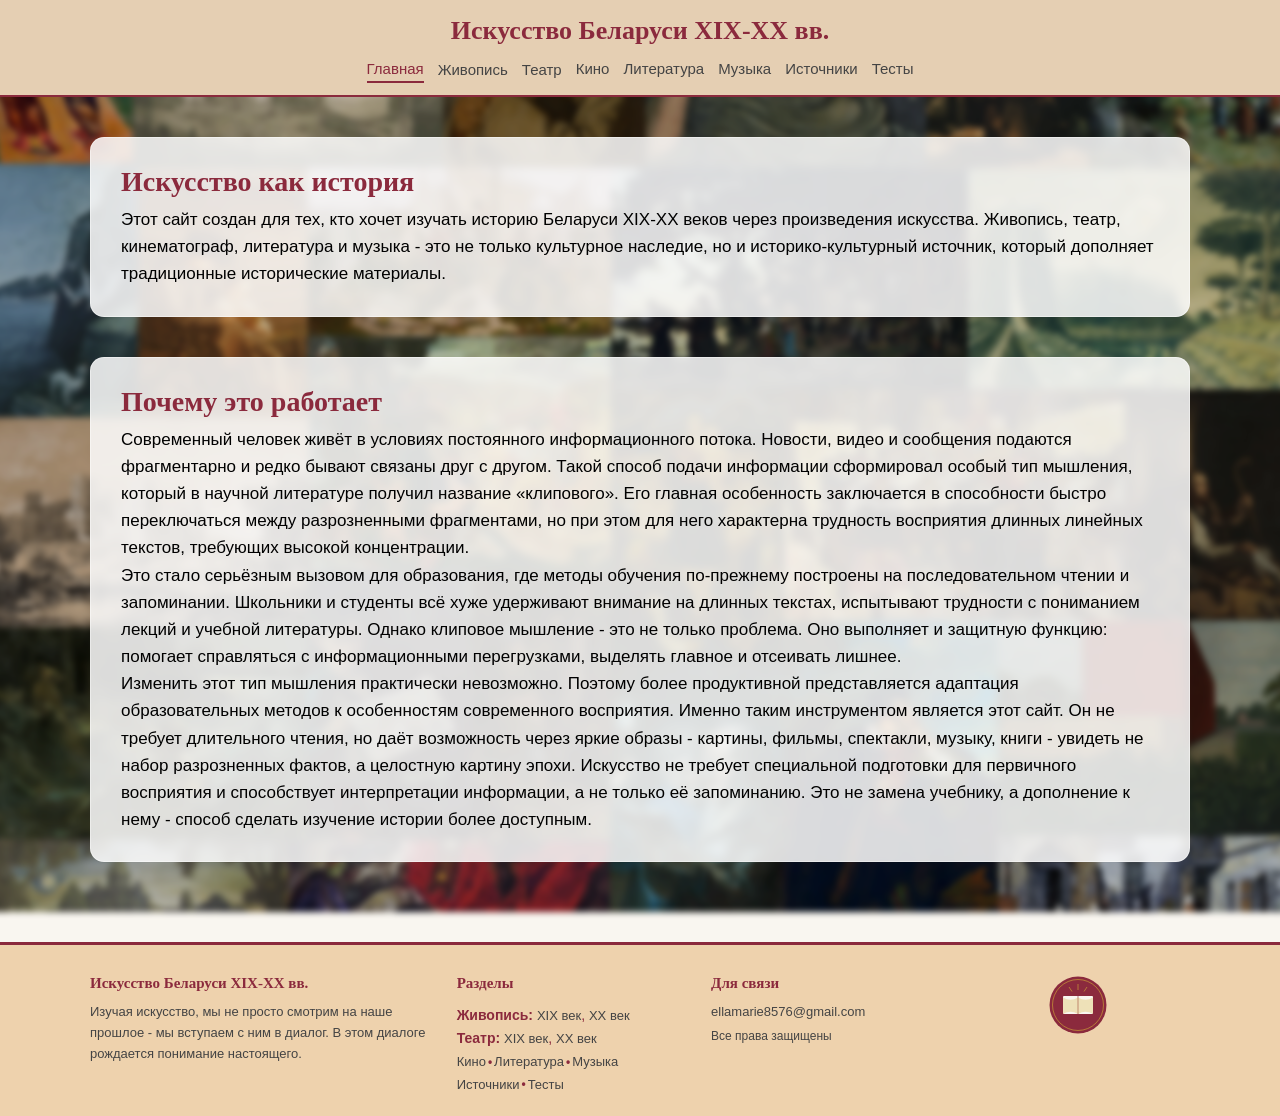
<file: index.html>
<!DOCTYPE html>
<html lang="ru">
<head>
    <meta charset="UTF-8" />
    <meta name="viewport" content="width=device-width, initial-scale=1.0" />
    <title>Искусство Беларуси XIX-XX вв.</title>
    <link rel="stylesheet" href="style.css" />
    <style>
        /* ===== МОБИЛЬНАЯ ДОНАСТРОЙКА БЛОКОВ ===== */
        @media (max-width: 768px) {
            .hero-text {
                margin-bottom: 22px;
                border-radius: 12px;
            }
            .hero-text h2 {
                line-height: 1.25;
            }
            .hero-text p {
                line-height: 1.65;
            }
        }

        @media (max-width: 480px) {
            .hero-text {
                padding: 16px 14px;
            }
            .hero-text h2 {
                font-size: 18px;
            }
            .hero-text p {
                font-size: 14px;
                line-height: 1.65;
            }
        }

        @media (max-width: 400px) {
            .hero-text {
                padding: 14px 12px;
            }
            .hero-text h2 {
                font-size: 17px;
            }
            .hero-text p {
                font-size: 13.5px;
            }
        }
    </style>
</head>
<body>

    <div class="page-bg"></div>

    <header>
        <h1>Искусство Беларуси XIX-XX вв.</h1>
        <nav>
            <a href="index.html" class="active">Главная</a>

            <div class="dropdown">
                <span class="dropbtn">Живопись</span>
                <div class="dropdown-content">
                    <a href="painting-19.html">XIX век</a>
                    <a href="painting-20.html">XX век</a>
                </div>
            </div>

            <div class="dropdown">
                <span class="dropbtn">Театр</span>
                <div class="dropdown-content">
                    <a href="theater-19.html">XIX век</a>
                    <a href="theater-20.html">XX век</a>
                </div>
            </div>

            <a href="cinema.html">Кино</a>
            <a href="literature.html">Литература</a>
            <a href="music.html">Музыка</a>
            <a href="sources.html">Источники</a>
            <a href="tests.html">Тесты</a>
        </nav>
    </header>

    <main>

        <!-- ===== БЛОК 1: О ЧЁМ САЙТ ===== -->
        <div class="hero-text">
            <h2>Искусство как история</h2>
            <p>
                Этот сайт создан для тех, кто хочет изучать историю Беларуси XIX-XX веков через произведения искусства. Живопись,
                театр, кинематограф, литература и музыка - это не только культурное наследие, но и историко-культурный источник,
                который дополняет традиционные исторические материалы.
            </p>
        </div>

        <!-- ===== БЛОК 2: ПРО КЛИПОВОЕ МЫШЛЕНИЕ И ПОЛЬЗУ САЙТА ===== -->
        <div class="hero-text">
            <h2>Почему это работает</h2>
            <p>
                Современный человек живёт в условиях постоянного информационного потока.
                Новости, видео и сообщения подаются фрагментарно и редко бывают связаны
                друг с другом. Такой способ подачи информации сформировал особый тип
                мышления, который в научной литературе получил название «клипового».
                Его главная особенность заключается в способности быстро переключаться между
                разрозненными фрагментами, но при этом для него характерна трудность восприятия длинных
                линейных текстов, требующих высокой концентрации.
            </p>
            <p>
                Это стало серьёзным вызовом для образования, где методы обучения
                по-прежнему построены на последовательном чтении и запоминании.
                Школьники и студенты всё хуже удерживают внимание на длинных текстах,
                испытывают трудности с пониманием лекций и учебной литературы.
                Однако клиповое мышление - это не только проблема. Оно выполняет
                и защитную функцию: помогает справляться с информационными
                перегрузками, выделять главное и отсеивать лишнее.
            </p>
            <p>
                Изменить этот тип мышления практически невозможно. Поэтому более
                продуктивной представляется адаптация образовательных методов
                к особенностям современного восприятия. Именно таким инструментом
                является этот сайт. Он не требует длительного чтения, но даёт
                возможность через яркие образы - картины, фильмы, спектакли, музыку,
                книги - увидеть не набор разрозненных фактов, а целостную картину эпохи.
                Искусство не требует специальной подготовки для первичного восприятия
                и способствует интерпретации информации, а не только её запоминанию.
                Это не замена учебнику, а дополнение к нему - способ сделать изучение
                истории более доступным.
            </p>
        </div>

    </main>

    <footer>
        <div class="footer-inner">
            <div>
                <h4>Искусство Беларуси XIX-XX вв.</h4>
                <p>Изучая искусство, мы не просто смотрим на наше прошлое - мы вступаем с ним в диалог. В этом диалоге рождается понимание настоящего.</p>
            </div>
            <div>
                <h4>Разделы</h4>
                <div class="footer-links-compact">
                    <div><strong>Живопись:</strong> <a href="painting-19.html">XIX век</a>, <a href="painting-20.html">XX век</a></div>
                    <div><strong>Театр:</strong> <a href="theater-19.html">XIX век</a>, <a href="theater-20.html">XX век</a></div>

                    <div class="footer-links-row">
                        <a href="cinema.html">Кино</a>
                        <span class="nav-separator">•</span>
                        <a href="literature.html">Литература</a>
                        <span class="nav-separator">•</span>
                        <a href="music.html">Музыка</a>
                    </div>

                    <div class="footer-links-row">
                        <a href="sources.html">Источники</a>
                        <span class="nav-separator">•</span>
                        <a href="tests.html">Тесты</a>
                    </div>
                </div>
            </div>
            <div>
                <h4>Для связи</h4>
                <p>ellamarie8576@gmail.com</p>
                <p class="small">Все права защищены</p>
            </div>
            <div class="footer-logo">
                <svg width="60" height="60" viewBox="0 0 200 200" xmlns="http://www.w3.org/2000/svg">
                    <circle cx="100" cy="100" r="95" fill="#8B2A3D" />
                    <circle cx="100" cy="100" r="85" fill="none" stroke="#D4AF37" stroke-width="2" />
                    <rect x="50" y="70" width="100" height="60" rx="3" fill="#F9F6F0" />
                    <line x1="100" y1="70" x2="100" y2="130" stroke="#8B2A3D" stroke-width="2" />
                    <path d="M50 75 Q75 90 100 75 L100 130 Q75 115 50 130 Z" fill="#D4AF37" opacity="0.3" />
                    <path d="M100 75 Q125 90 150 75 L150 130 Q125 115 100 130 Z" fill="#D4AF37" opacity="0.3" />
                    <line x1="100" y1="50" x2="100" y2="30" stroke="#D4AF37" stroke-width="2" />
                    <line x1="80" y1="55" x2="70" y2="40" stroke="#D4AF37" stroke-width="2" />
                    <line x1="120" y1="55" x2="130" y2="40" stroke="#D4AF37" stroke-width="2" />
                </svg>
            </div>
        </div>
    </footer>

</body>
</html>
</file>
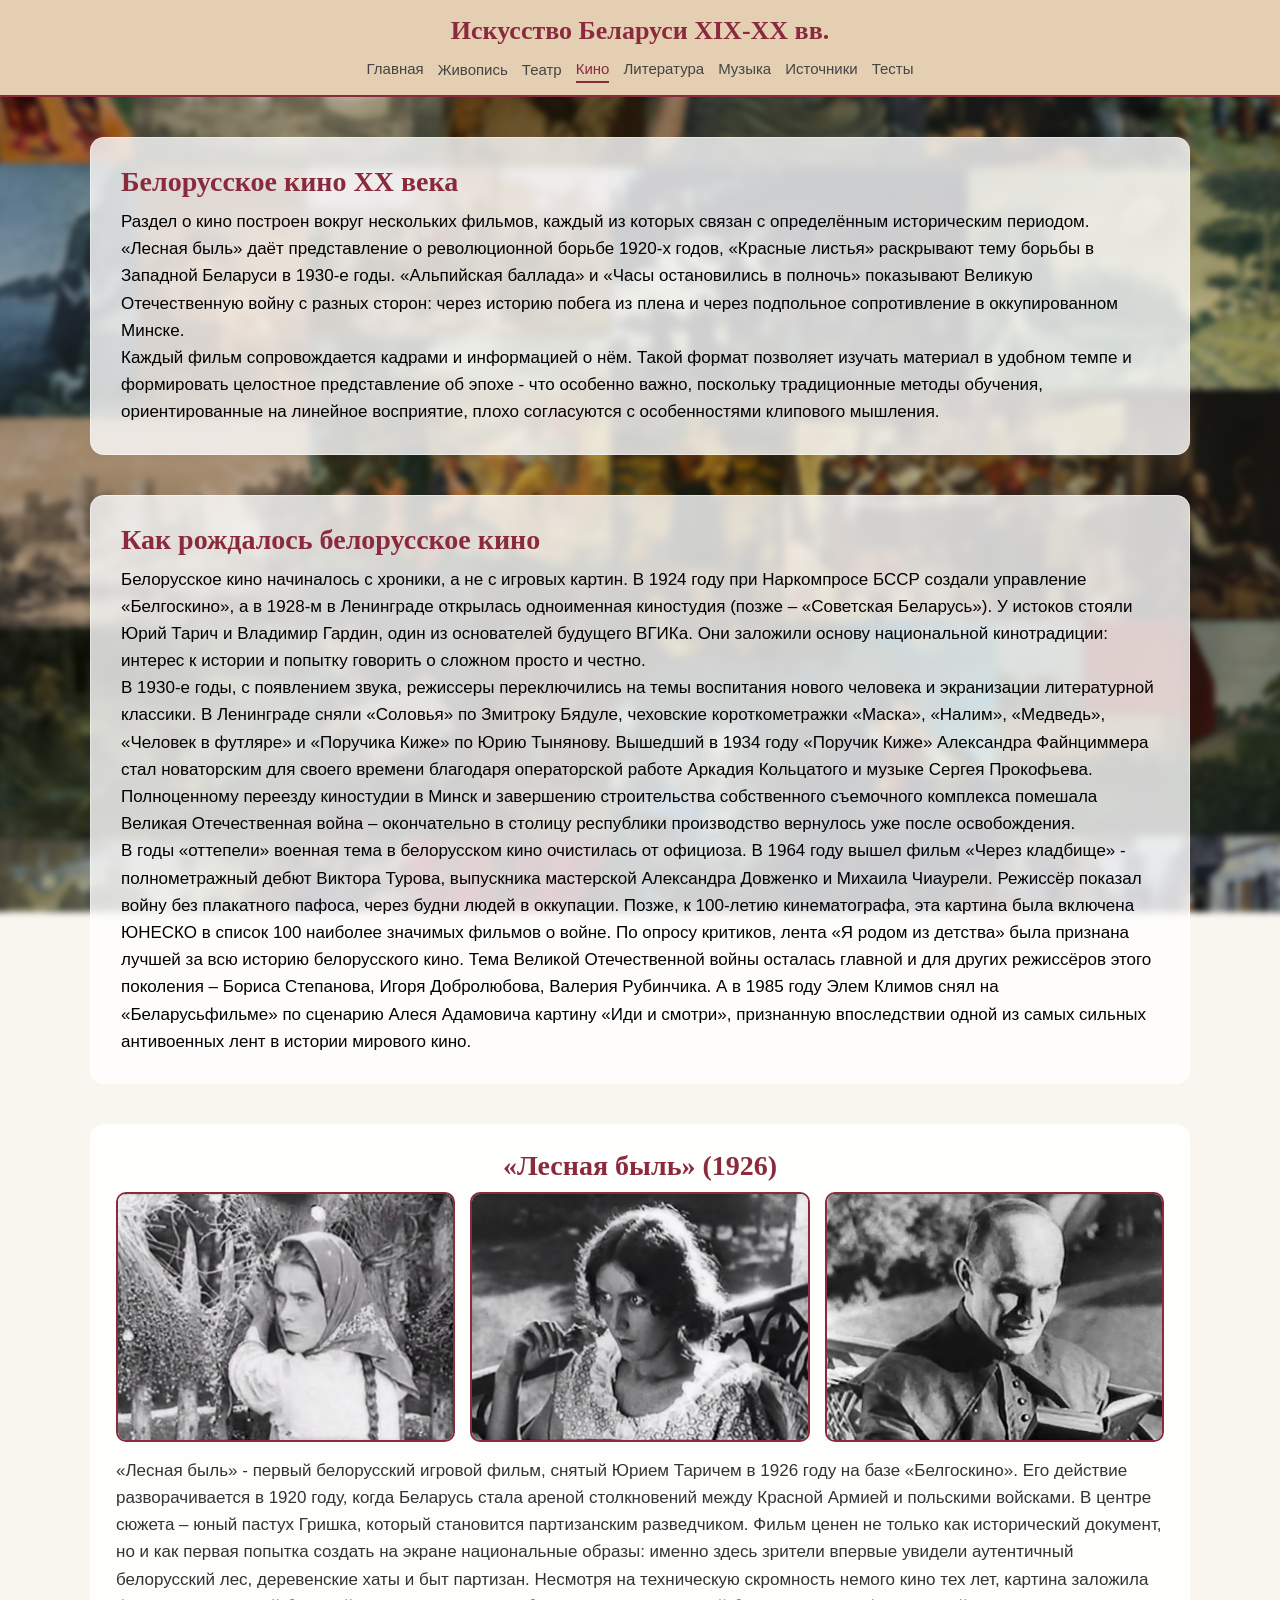
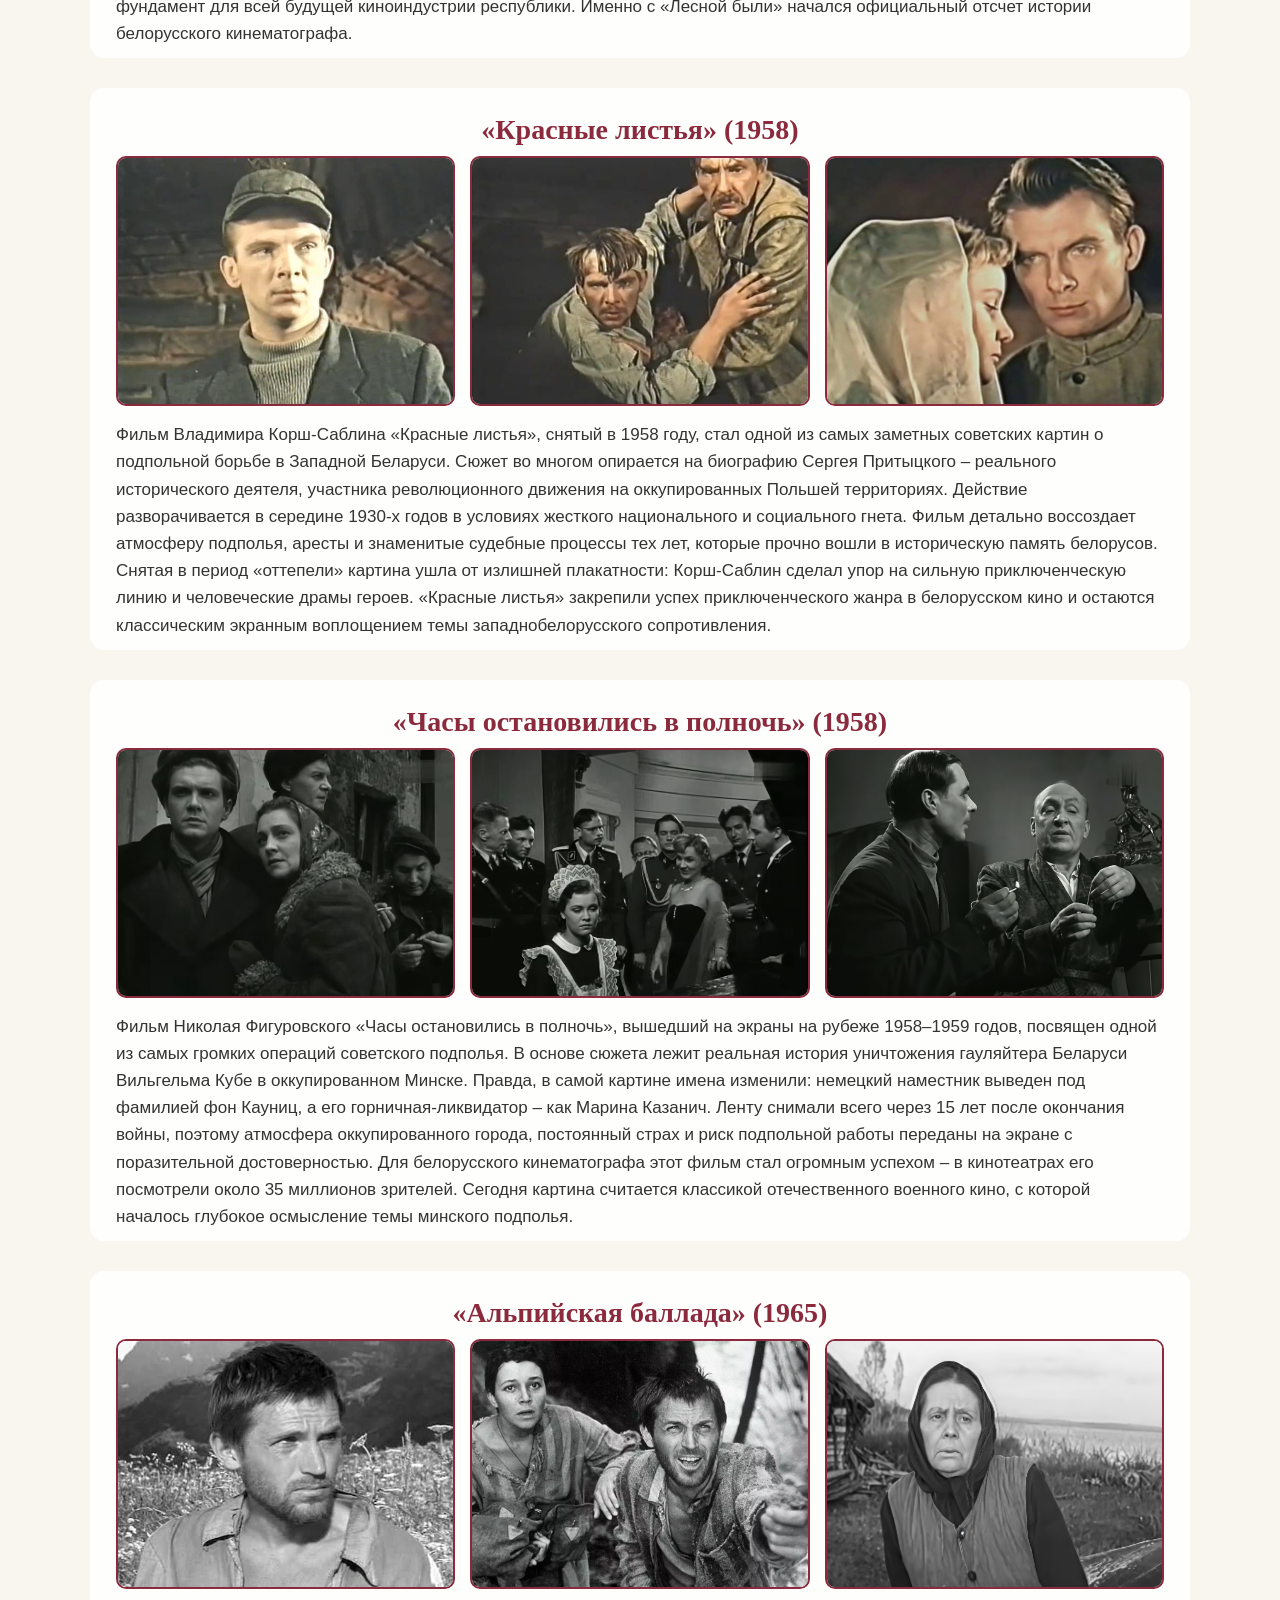
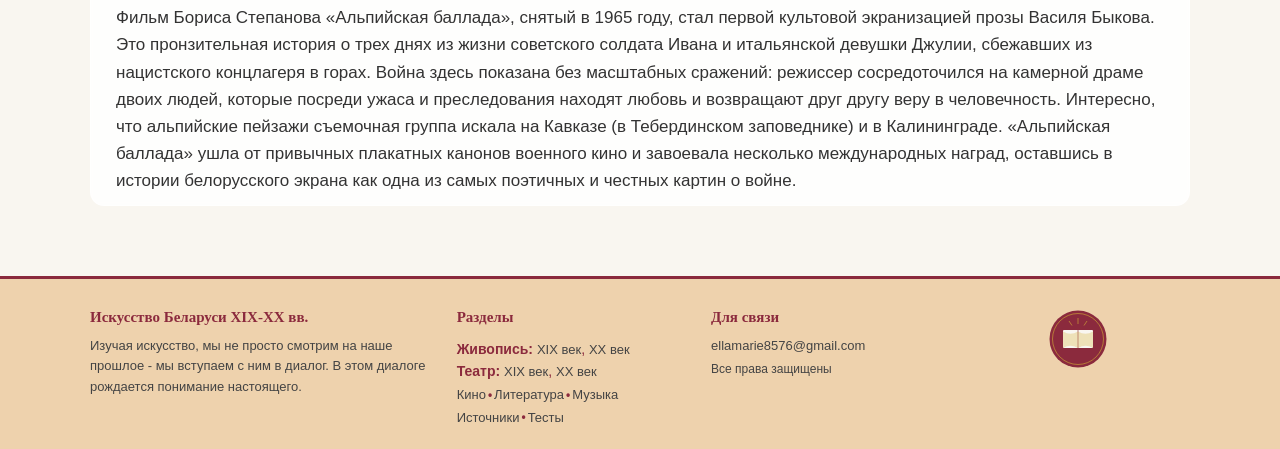
<file: cinema.html>
<!DOCTYPE html>
<html lang="ru">
<head>
    <meta charset="UTF-8" />
    <meta name="viewport" content="width=device-width, initial-scale=1.0" />
    <title>Кино - Искусство Беларуси XIX-XX вв.</title>
    <link rel="stylesheet" href="style.css" />
    <style>
        /* ===== ЗАГОЛОВКИ РАЗДЕЛОВ ===== */
        .cinema-section-title {
            font-family: 'Georgia', serif;
            color: var(--color-accent);
            font-size: 28px;
            margin-bottom: 10px;
        }

        /* ===== БЛОК ФИЛЬМА ===== */
        .film-block {
            padding: 25px 25px 10px 25px;
            margin-bottom: 30px;
        }

        .film-title {
            font-family: 'Gelasio', serif;
            color: var(--color-accent);
            font-size: 28px;
            margin-bottom: 10px;
            text-align: center;
        }

        /* ===== ГАЛЕРЕЯ КАДРОВ ===== */
        .film-gallery {
            display: grid;
            grid-template-columns: 1fr 1fr 1fr;
            gap: 15px;
            margin-bottom: 15px;
        }

        .film-photo {
            width: 100%;
            height: 250px;
            object-fit: cover;
            border-radius: 10px;
            border: 2px solid var(--color-accent);
            display: block;
        }

        .film-desc {
            font-family: 'Segoe UI', Arial, sans-serif;
            font-size: 16px;
            line-height: 1.7;
            color: #333;
        }

        /* ===== МОБИЛЬНАЯ АДАПТАЦИЯ ===== */
        @media (max-width: 768px) {
            .cinema-section-title {
                font-size: 22px;
            }

            .film-block {
                padding: 18px 16px 8px 16px;
                margin-bottom: 22px;
                border-radius: 12px;
            }

            .film-title {
                font-size: 21px;
            }

            .film-gallery {
                grid-template-columns: 1fr 1fr 1fr;
                gap: 8px;
                margin-bottom: 12px;
            }

            .film-photo {
                height: 150px;
                border-radius: 8px;
                border-width: 2px;
            }

            .film-desc {
                font-size: 15px;
                line-height: 1.6;
            }

            .literature-text-block {
                padding: 18px 16px;
                margin-bottom: 22px;
                border-radius: 12px;
            }

            .literature-text-block p {
                font-size: 15px;
                line-height: 1.6;
            }
        }

        @media (max-width: 550px) {
            .film-gallery {
                grid-template-columns: 1fr;
                gap: 12px;
            }

            .film-photo {
                height: 210px;
                border-radius: 10px;
            }
        }

        @media (max-width: 400px) {
            .cinema-section-title {
                font-size: 20px;
            }

            .film-block {
                padding: 14px 12px 6px 12px;
            }

            .film-title {
                font-size: 19px;
            }

            .film-photo {
                height: 180px;
            }

            .film-desc {
                font-size: 14px;
            }

            .literature-text-block {
                padding: 14px 12px;
            }

            .literature-text-block p {
                font-size: 14px;
            }
        }
    </style>
</head>
<body>

    <div class="page-bg"></div>

    <header>
        <h1>Искусство Беларуси XIX-XX вв.</h1>
        <nav>
            <a href="index.html">Главная</a>

            <div class="dropdown">
                <span class="dropbtn">Живопись</span>
                <div class="dropdown-content">
                    <a href="painting-19.html">XIX век</a>
                    <a href="painting-20.html">XX век</a>
                </div>
            </div>

            <div class="dropdown">
                <span class="dropbtn">Театр</span>
                <div class="dropdown-content">
                    <a href="theater-19.html">XIX век</a>
                    <a href="theater-20.html">XX век</a>
                </div>
            </div>

            <a href="cinema.html" class="active">Кино</a>
            <a href="literature.html">Литература</a>
            <a href="music.html">Музыка</a>
            <a href="sources.html">Источники</a>
            <a href="tests.html">Тесты</a>
        </nav>
    </header>

    <main>

     <!-- ===== ВЕРХНИЙ БЛОК ===== -->
        <div class="literature-text-block">
            <h2 class="cinema-section-title">Белорусское кино XX века</h2>
            <p>
                Раздел о кино построен вокруг нескольких фильмов, каждый из которых связан с определённым историческим периодом. «Лесная быль» даёт представление о революционной борьбе 1920-х годов, «Красные листья» раскрывают тему борьбы в Западной Беларуси в 1930-е годы. «Альпийская баллада» и «Часы остановились в полночь» показывают Великую Отечественную войну с разных сторон: через историю побега из плена и через подпольное сопротивление в оккупированном Минске.
            </p>
            <p>
                Каждый фильм сопровождается кадрами и информацией о нём. Такой формат позволяет изучать материал в удобном темпе и формировать целостное представление об эпохе - что особенно важно, поскольку традиционные методы обучения, ориентированные на линейное восприятие, плохо согласуются с особенностями клипового мышления.
            </p>
        </div>

        <!-- ===== БЛОК О БЕЛОРУССКОМ КИНЕМАТОГРАФЕ ===== -->
        <div class="literature-text-block" style="margin-top: 20px;">
            <h2 class="cinema-section-title">Как рождалось белорусское кино</h2>
            <p>
                Белорусское кино начиналось с хроники, а не с игровых картин. В 1924 году при Наркомпросе БССР создали управление «Белгоскино», а в 1928-м в Ленинграде открылась одноименная киностудия (позже – «Советская Беларусь»). У истоков стояли Юрий Тарич и Владимир Гардин, один из основателей будущего ВГИКа. Они заложили основу национальной кинотрадиции: интерес к истории и попытку говорить о сложном просто и честно.
            </p>
            <p>
                В 1930-е годы, с появлением звука, режиссеры переключились на темы воспитания нового человека и экранизации литературной классики. В Ленинграде сняли «Соловья» по Змитроку Бядуле, чеховские короткометражки «Маска», «Налим», «Медведь», «Человек в футляре» и «Поручика Киже» по Юрию Тынянову. Вышедший в 1934 году «Поручик Киже» Александра Файнциммера стал новаторским для своего времени благодаря операторской работе Аркадия Кольцатого и музыке Сергея Прокофьева. Полноценному переезду киностудии в Минск и завершению строительства собственного съемочного комплекса помешала Великая Отечественная война – окончательно в столицу республики производство вернулось уже после освобождения.
            </p>
            <p>
                В годы «оттепели» военная тема в белорусском кино очистилась от официоза. В 1964 году вышел фильм «Через кладбище» - полнометражный дебют Виктора Турова, выпускника мастерской Александра Довженко и Михаила Чиаурели. Режиссёр показал войну без плакатного пафоса, через будни людей в оккупации. Позже, к 100-летию кинематографа, эта картина была включена ЮНЕСКО в список 100 наиболее значимых фильмов о войне. По опросу критиков, лента «Я родом из детства» была признана лучшей за всю историю белорусского кино. Тема Великой Отечественной войны осталась главной и для других режиссёров этого поколения – Бориса Степанова, Игоря Добролюбова, Валерия Рубинчика. А в 1985 году Элем Климов снял на «Беларусьфильме» по сценарию Алеся Адамовича картину «Иди и смотри», признанную впоследствии одной из самых сильных антивоенных лент в истории мирового кино.
            </p>
        </div>

        <!-- ===== ФИЛЬМ 1: ЛЕСНАЯ БЫЛЬ ===== -->
        <div class="hero-text film-block">
            <h3 class="film-title">«Лесная быль» (1926)</h3>

            <div class="film-gallery">
                <img src="5.jpg" alt="Лесная быль 1" class="film-photo" />
                <img src="8.jpg" alt="Лесная быль 2" class="film-photo" />
                <img src="9.jpg" alt="Лесная быль 3" class="film-photo" />
            </div>

            <p class="film-desc">
                «Лесная быль» - первый белорусский игровой фильм, снятый Юрием Таричем в 1926 году на базе «Белгоскино». Его действие разворачивается в 1920 году, когда Беларусь стала ареной столкновений между Красной Армией и польскими войсками. В центре сюжета – юный пастух Гришка, который становится партизанским разведчиком. Фильм ценен не только как исторический документ, но и как первая попытка создать на экране национальные образы: именно здесь зрители впервые увидели аутентичный белорусский лес, деревенские хаты и быт партизан. Несмотря на техническую скромность немого кино тех лет, картина заложила фундамент для всей будущей киноиндустрии республики. Именно с «Лесной были» начался официальный отсчет истории белорусского кинематографа.
            </p>
        </div>

        <!-- ===== ФИЛЬМ 2: КРАСНЫЕ ЛИСТЬЯ ===== -->
        <div class="hero-text film-block">
            <h3 class="film-title">«Красные листья» (1958)</h3>

            <div class="film-gallery">
                <img src="11.jpg" alt="Красные листья 1" class="film-photo" />
                <img src="12.jpg" alt="Красные листья 2" class="film-photo" />
                <img src="13.jpg" alt="Красные листья 3" class="film-photo" />
            </div>

            <p class="film-desc">
                Фильм Владимира Корш-Саблина «Красные листья», снятый в 1958 году, стал одной из самых заметных советских картин о подпольной борьбе в Западной Беларуси. Сюжет во многом опирается на биографию Сергея Притыцкого – реального исторического деятеля, участника революционного движения на оккупированных Польшей территориях. Действие разворачивается в середине 1930-х годов в условиях жесткого национального и социального гнета. Фильм детально воссоздает атмосферу подполья, аресты и знаменитые судебные процессы тех лет, которые прочно вошли в историческую память белорусов. Снятая в период «оттепели» картина ушла от излишней плакатности: Корш-Саблин сделал упор на сильную приключенческую линию и человеческие драмы героев. «Красные листья» закрепили успех приключенческого жанра в белорусском кино и остаются классическим экранным воплощением темы западнобелорусского сопротивления.
            </p>
        </div>

        <!-- ===== ФИЛЬМ 3: ЧАСЫ ОСТАНОВИЛИСЬ В ПОЛНОЧЬ ===== -->
        <div class="hero-text film-block">
            <h3 class="film-title">«Часы остановились в полночь» (1958)</h3>

            <div class="film-gallery">
                <img src="1.png" alt="Часы 1" class="film-photo" />
                <img src="2.png" alt="Часы 2" class="film-photo" />
                <img src="3.png" alt="Часы 3" class="film-photo" />
            </div>

            <p class="film-desc">
               Фильм Николая Фигуровского «Часы остановились в полночь», вышедший на экраны на рубеже 1958–1959 годов, посвящен одной из самых громких операций советского подполья. В основе сюжета лежит реальная история уничтожения гауляйтера Беларуси Вильгельма Кубе в оккупированном Минске. Правда, в самой картине имена изменили: немецкий наместник выведен под фамилией фон Кауниц, а его горничная-ликвидатор – как Марина Казанич. Ленту снимали всего через 15 лет после окончания войны, поэтому атмосфера оккупированного города, постоянный страх и риск подпольной работы переданы на экране с поразительной достоверностью. Для белорусского кинематографа этот фильм стал огромным успехом – в кинотеатрах его посмотрели около 35 миллионов зрителей. Сегодня картина считается классикой отечественного военного кино, с которой началось глубокое осмысление темы минского подполья.
            </p>
        </div>

        <!-- ===== ФИЛЬМ 4: АЛЬПИЙСКАЯ БАЛЛАДА ===== -->
        <div class="hero-text film-block">
            <h3 class="film-title">«Альпийская баллада» (1965)</h3>

            <div class="film-gallery">
                <img src="14.jpg" alt="Альпийская баллада 1" class="film-photo" />
                <img src="4.jpg" alt="Альпийская баллада 2" class="film-photo" />
                <img src="6.png" alt="Альпийская баллада 3" class="film-photo" />
            </div>

            <p class="film-desc">
                Фильм Бориса Степанова «Альпийская баллада», снятый в 1965 году, стал первой культовой экранизацией прозы Василя Быкова. Это пронзительная история о трех днях из жизни советского солдата Ивана и итальянской девушки Джулии, сбежавших из нацистского концлагеря в горах. Война здесь показана без масштабных сражений: режиссер сосредоточился на камерной драме двоих людей, которые посреди ужаса и преследования находят любовь и возвращают друг другу веру в человечность. Интересно, что альпийские пейзажи съемочная группа искала на Кавказе (в Тебердинском заповеднике) и в Калининграде. «Альпийская баллада» ушла от привычных плакатных канонов военного кино и завоевала несколько международных наград, оставшись в истории белорусского экрана как одна из самых поэтичных и честных картин о войне.
            </p>
        </div>

    </main>

    <!-- ===== ПОДВАЛ ===== -->
    <footer>
        <div class="footer-inner">
            <div>
                <h4>Искусство Беларуси XIX-XX вв.</h4>
                <p>Изучая искусство, мы не просто смотрим на наше прошлое - мы вступаем с ним в диалог. В этом диалоге рождается понимание настоящего.</p>
            </div>
            <div>
                <h4>Разделы</h4>
                <div class="footer-links-compact">
                    <div><strong>Живопись:</strong> <a href="painting-19.html">XIX век</a>, <a href="painting-20.html">XX век</a></div>
                    <div><strong>Театр:</strong> <a href="theater-19.html">XIX век</a>, <a href="theater-20.html">XX век</a></div>
                    <div class="footer-links-row">
                        <a href="cinema.html">Кино</a>
                        <span class="nav-separator">•</span>
                        <a href="literature.html">Литература</a>
                        <span class="nav-separator">•</span>
                        <a href="music.html">Музыка</a>
                    </div>
                    <div class="footer-links-row">
                        <a href="sources.html">Источники</a>
                        <span class="nav-separator">•</span>
                        <a href="tests.html">Тесты</a>
                    </div>
                </div>
            </div>
            <div>
                <h4>Для связи</h4>
                <p>ellamarie8576@gmail.com</p>
                <p class="small">Все права защищены</p>
            </div>
            <div class="footer-logo">
                <svg width="60" height="60" viewBox="0 0 200 200" xmlns="http://www.w3.org/2000/svg">
                    <circle cx="100" cy="100" r="95" fill="#8B2A3D" />
                    <circle cx="100" cy="100" r="85" fill="none" stroke="#D4AF37" stroke-width="2" />
                    <rect x="50" y="70" width="100" height="60" rx="3" fill="#F9F6F0" />
                    <line x1="100" y1="70" x2="100" y2="130" stroke="#8B2A3D" stroke-width="2" />
                    <path d="M50 75 Q75 90 100 75 L100 130 Q75 115 50 130 Z" fill="#D4AF37" opacity="0.3" />
                    <path d="M100 75 Q125 90 150 75 L150 130 Q125 115 100 130 Z" fill="#D4AF37" opacity="0.3" />
                    <line x1="100" y1="50" x2="100" y2="30" stroke="#D4AF37" stroke-width="2" />
                    <line x1="80" y1="55" x2="70" y2="40" stroke="#D4AF37" stroke-width="2" />
                    <line x1="120" y1="55" x2="130" y2="40" stroke="#D4AF37" stroke-width="2" />
                </svg>
            </div>
        </div>
    </footer>

</body>
</html>
</file>
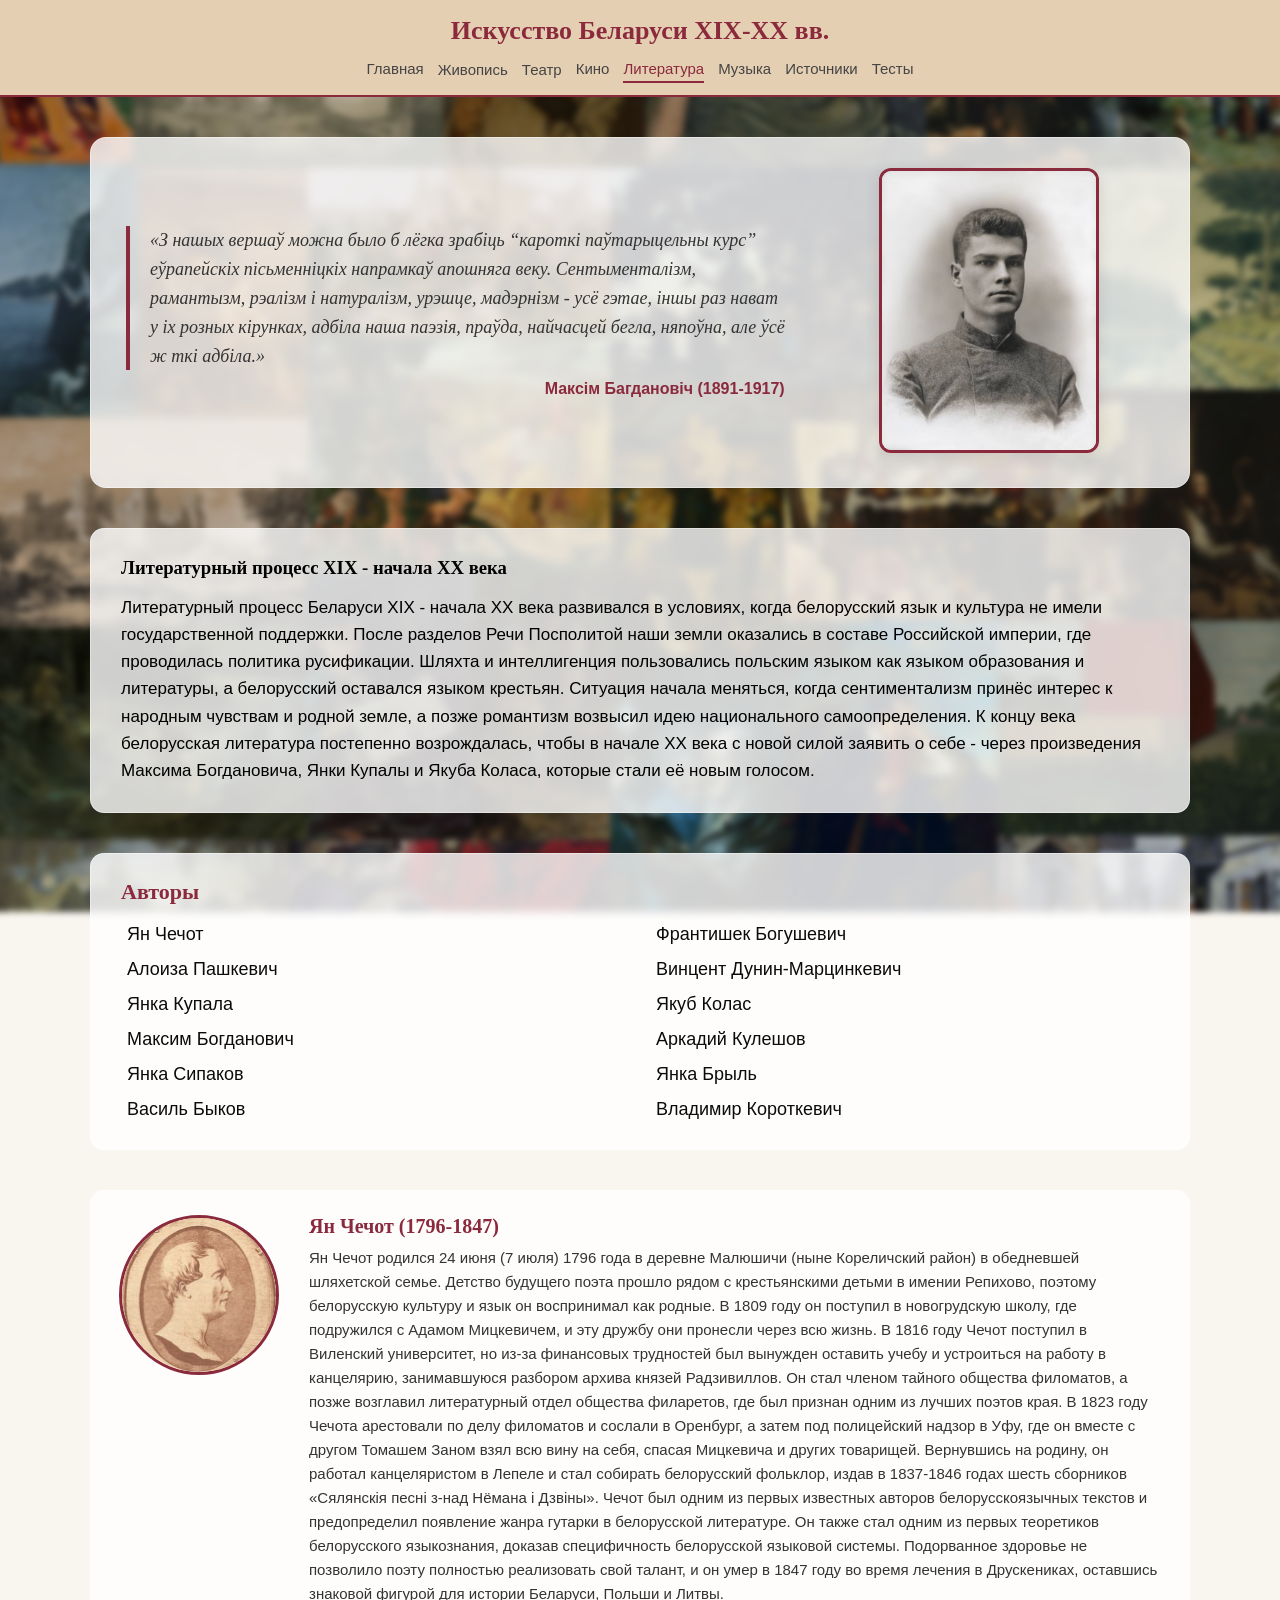
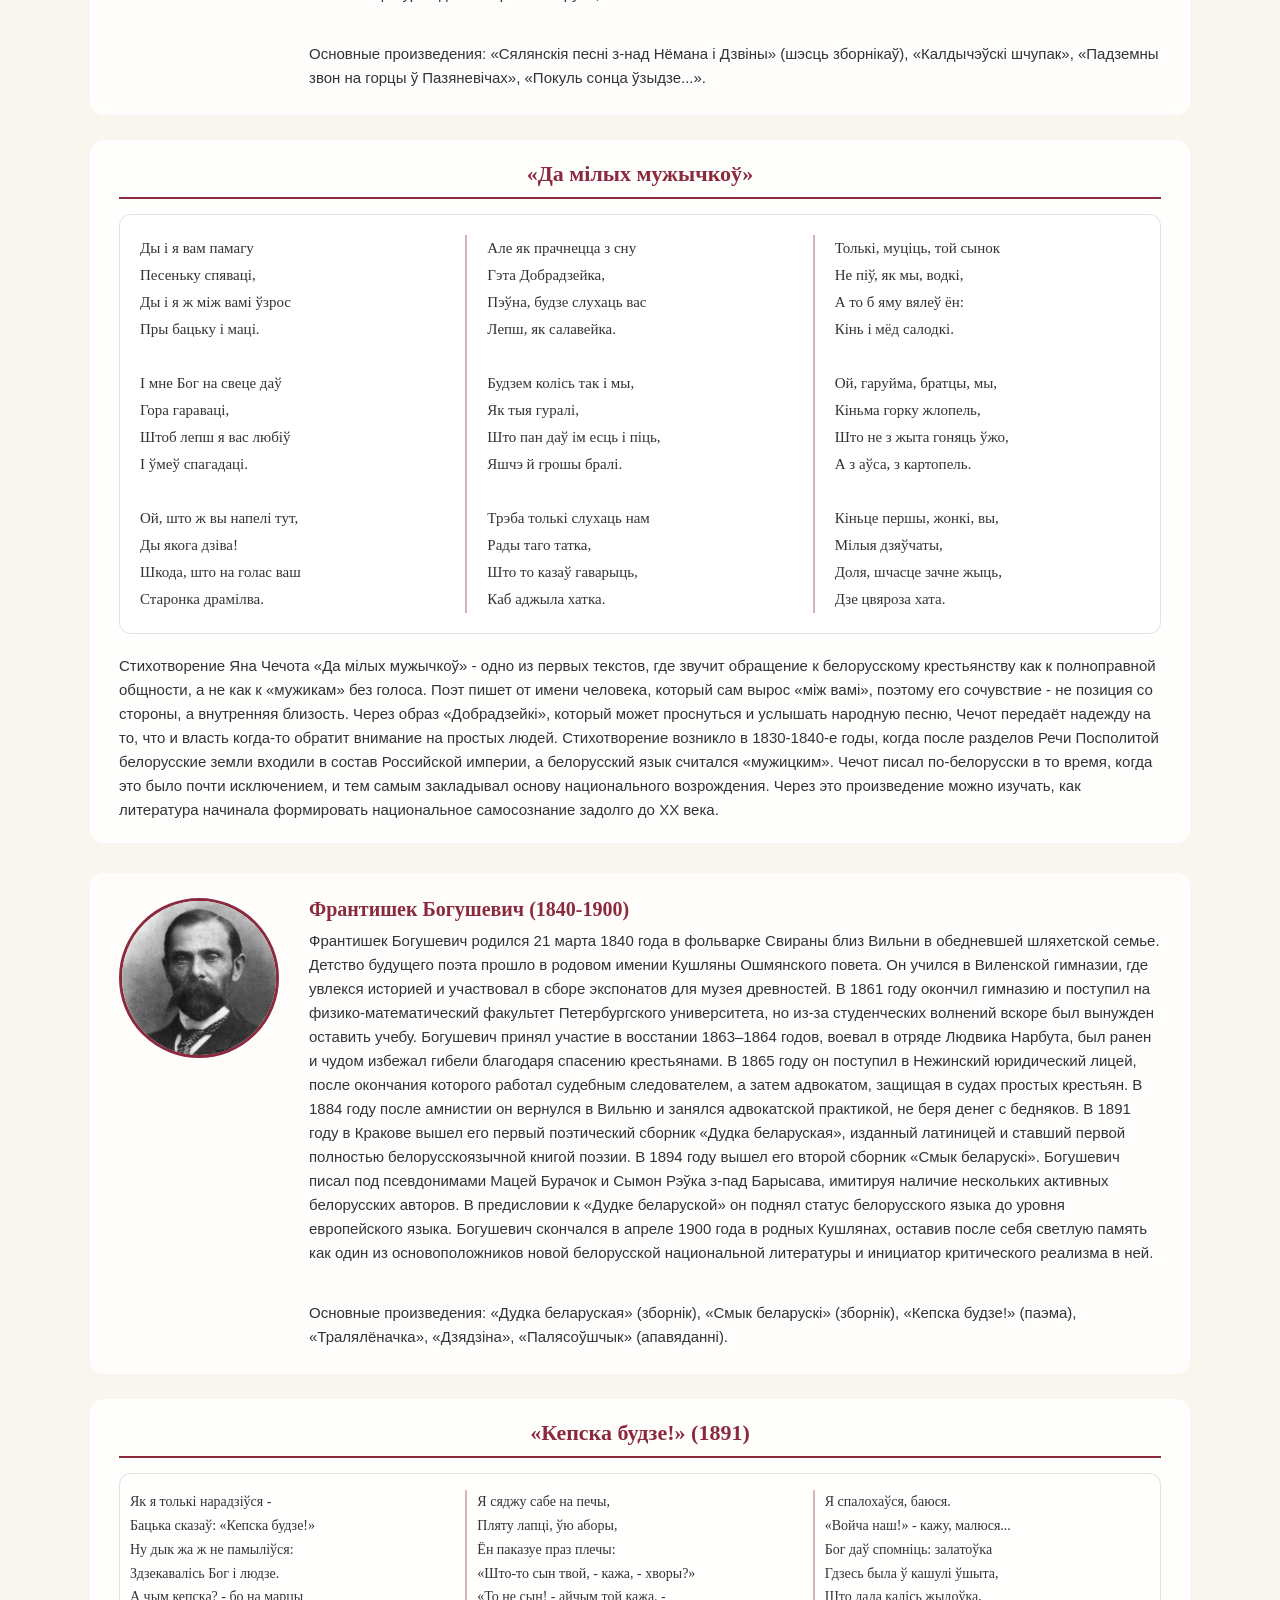
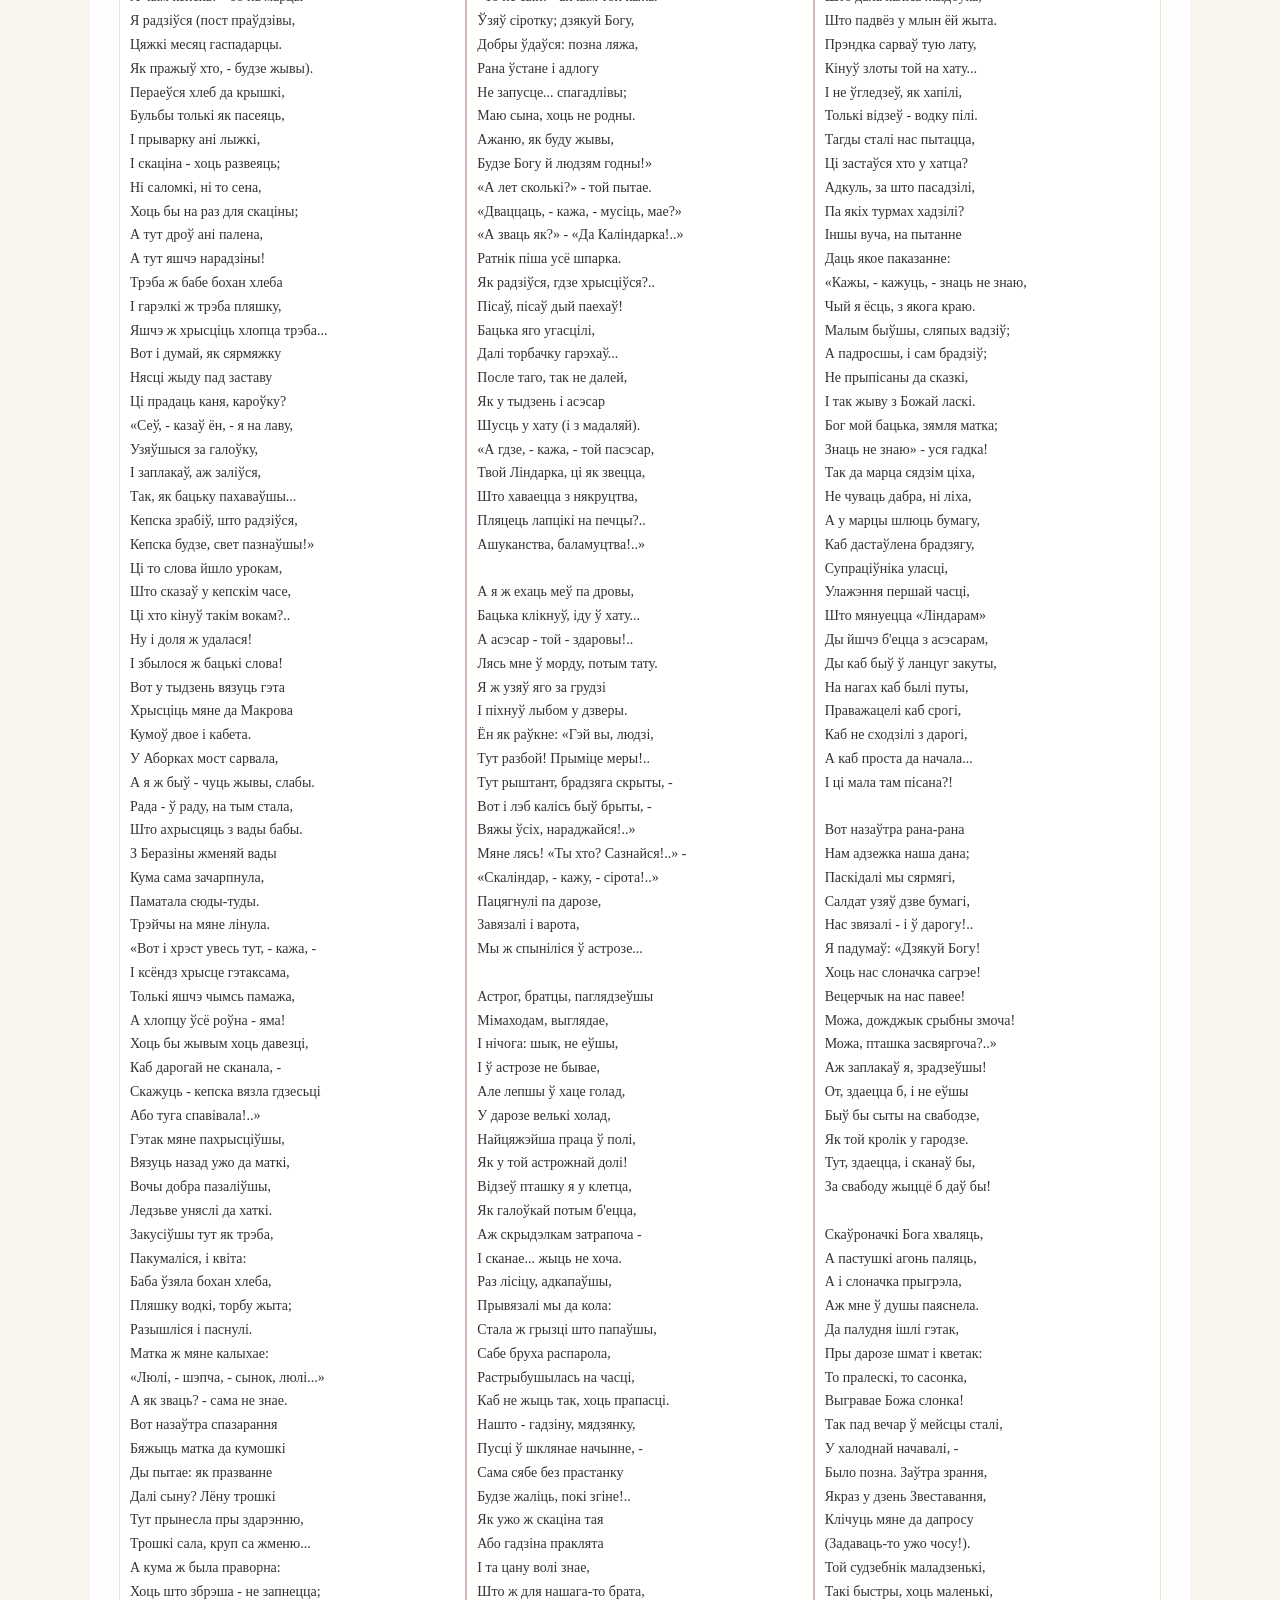
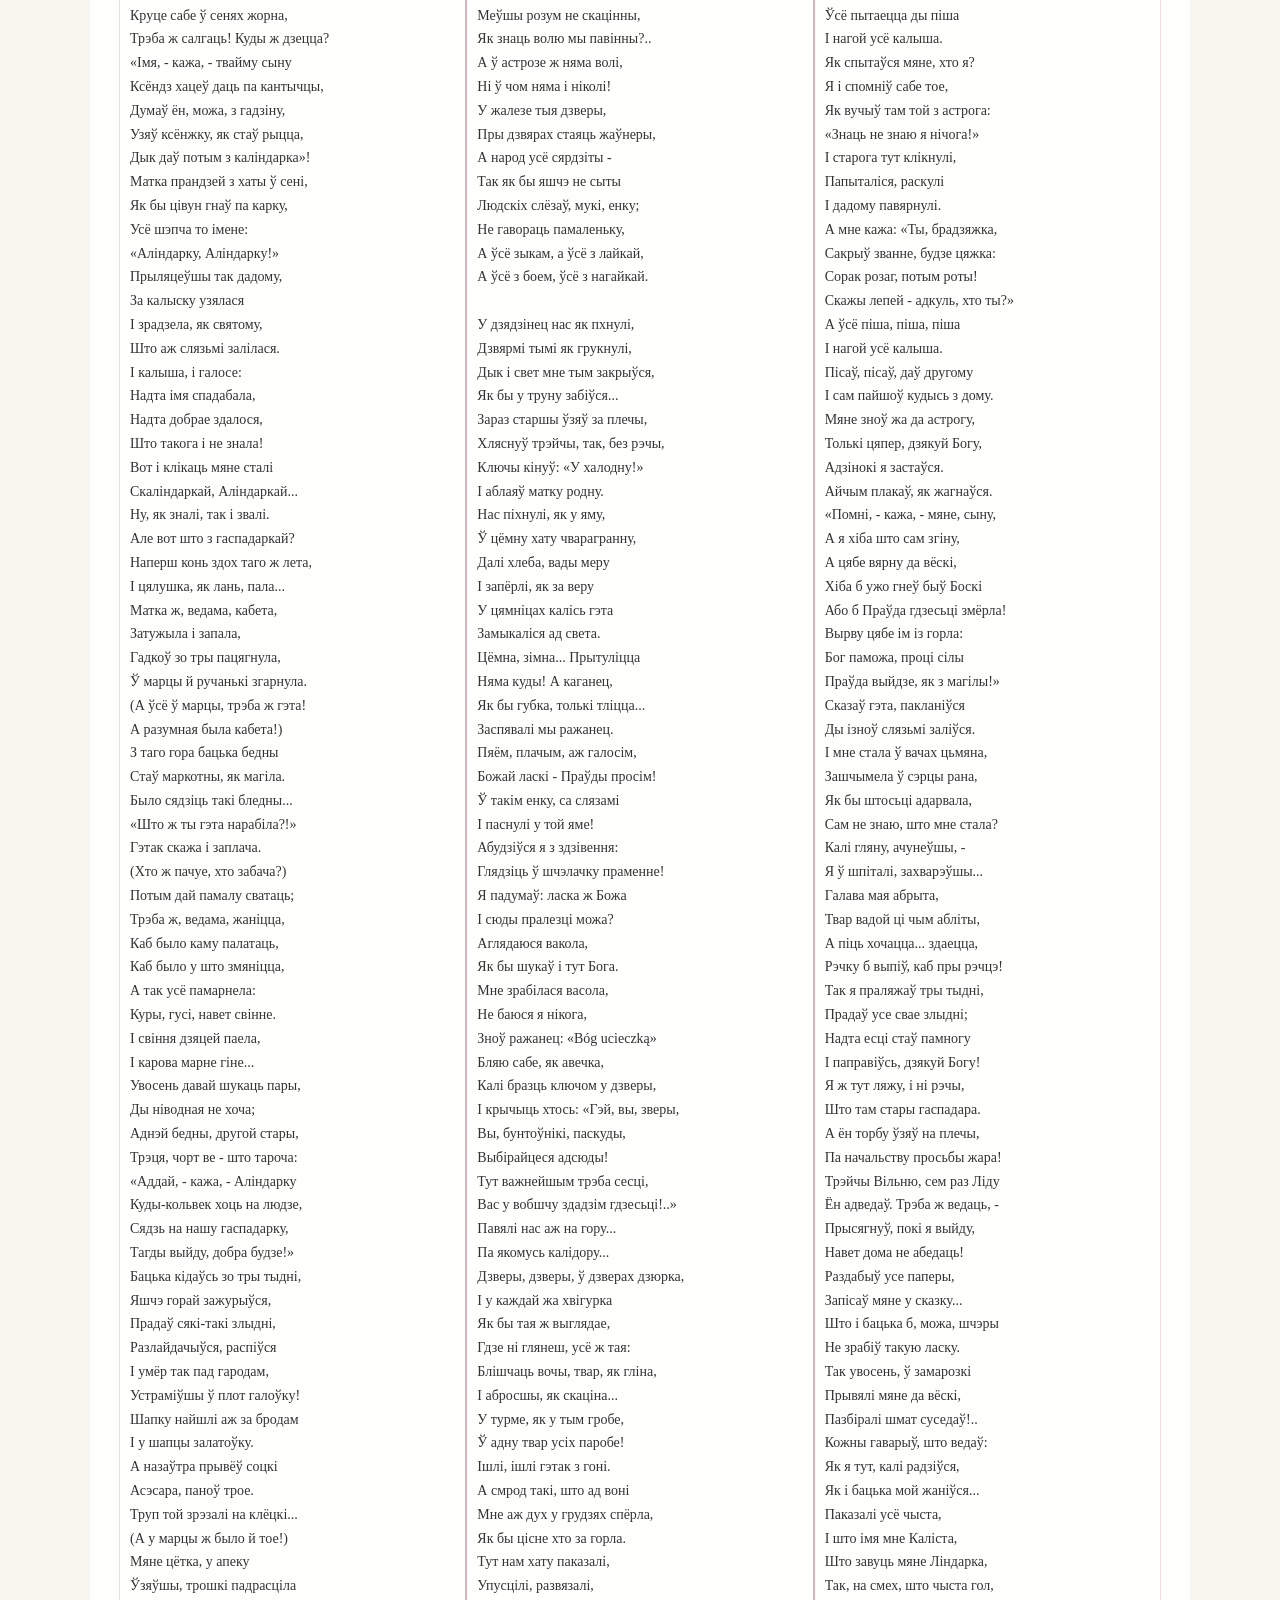
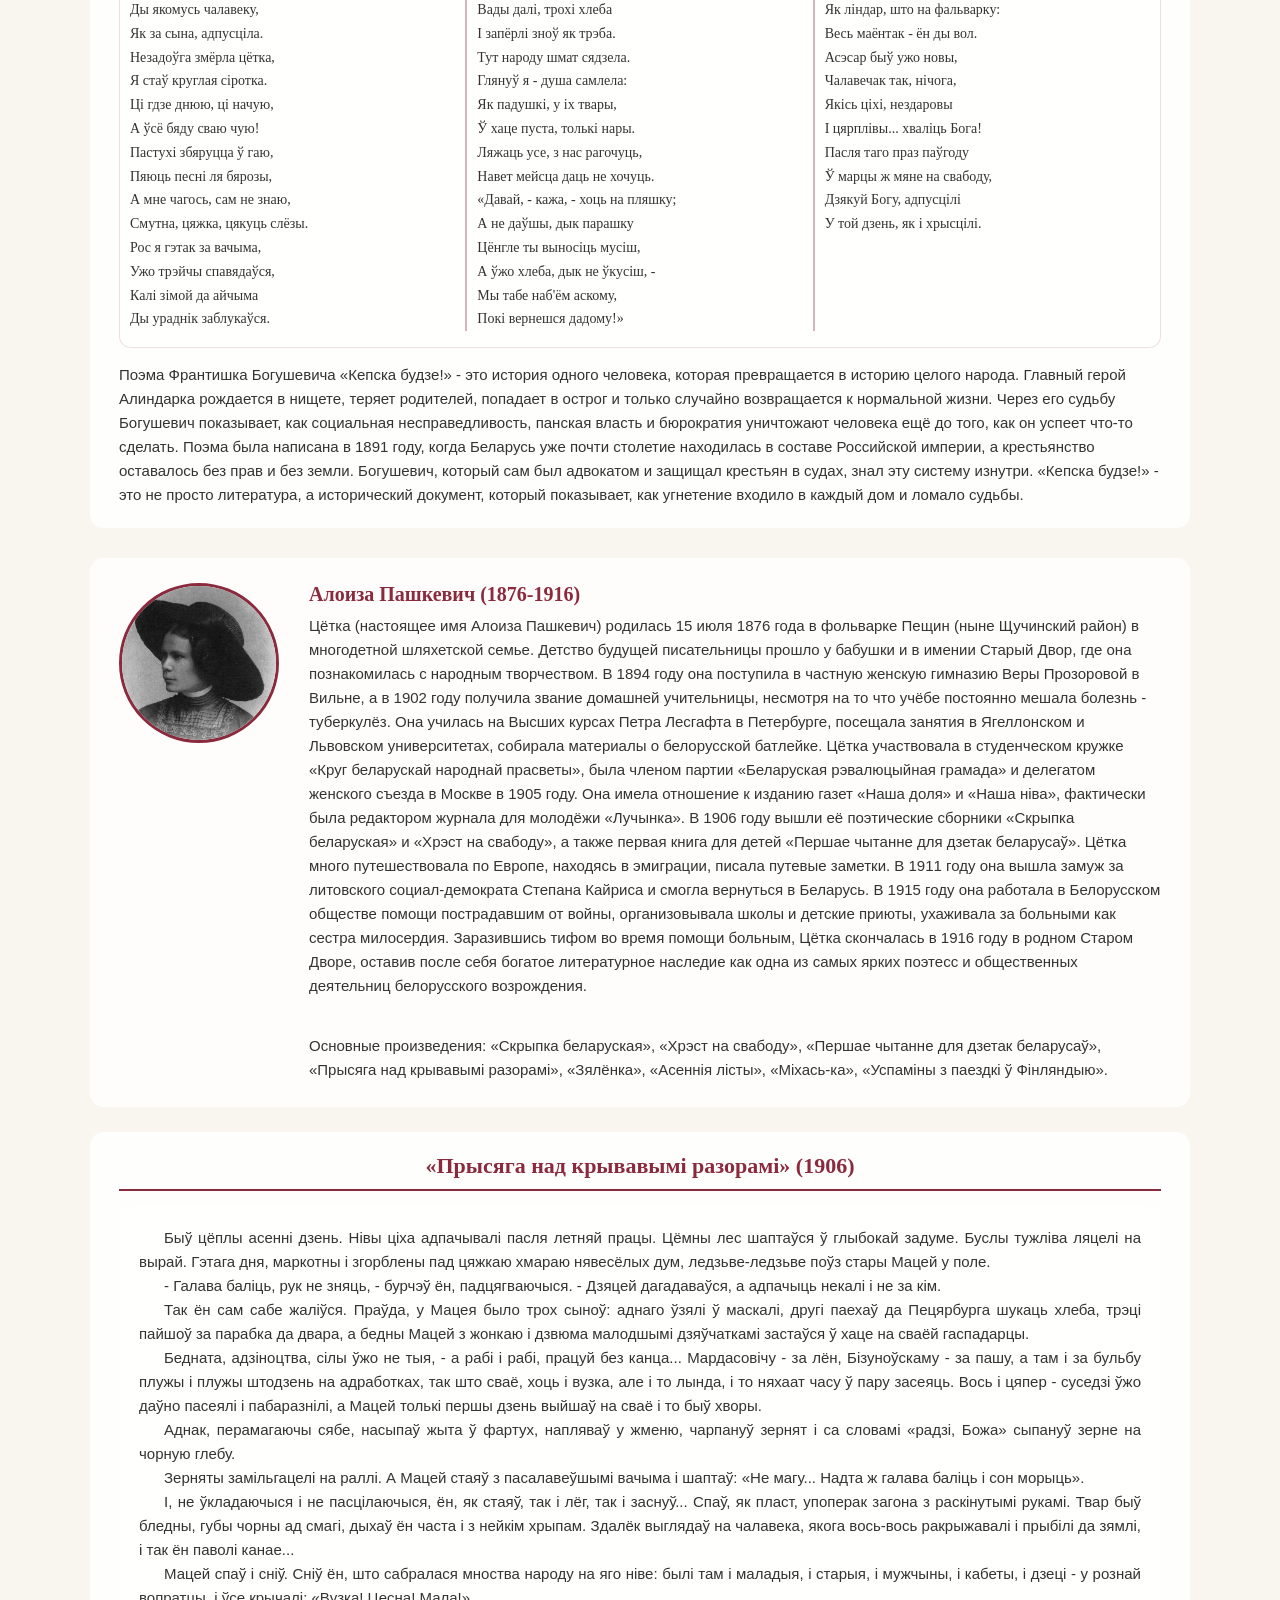
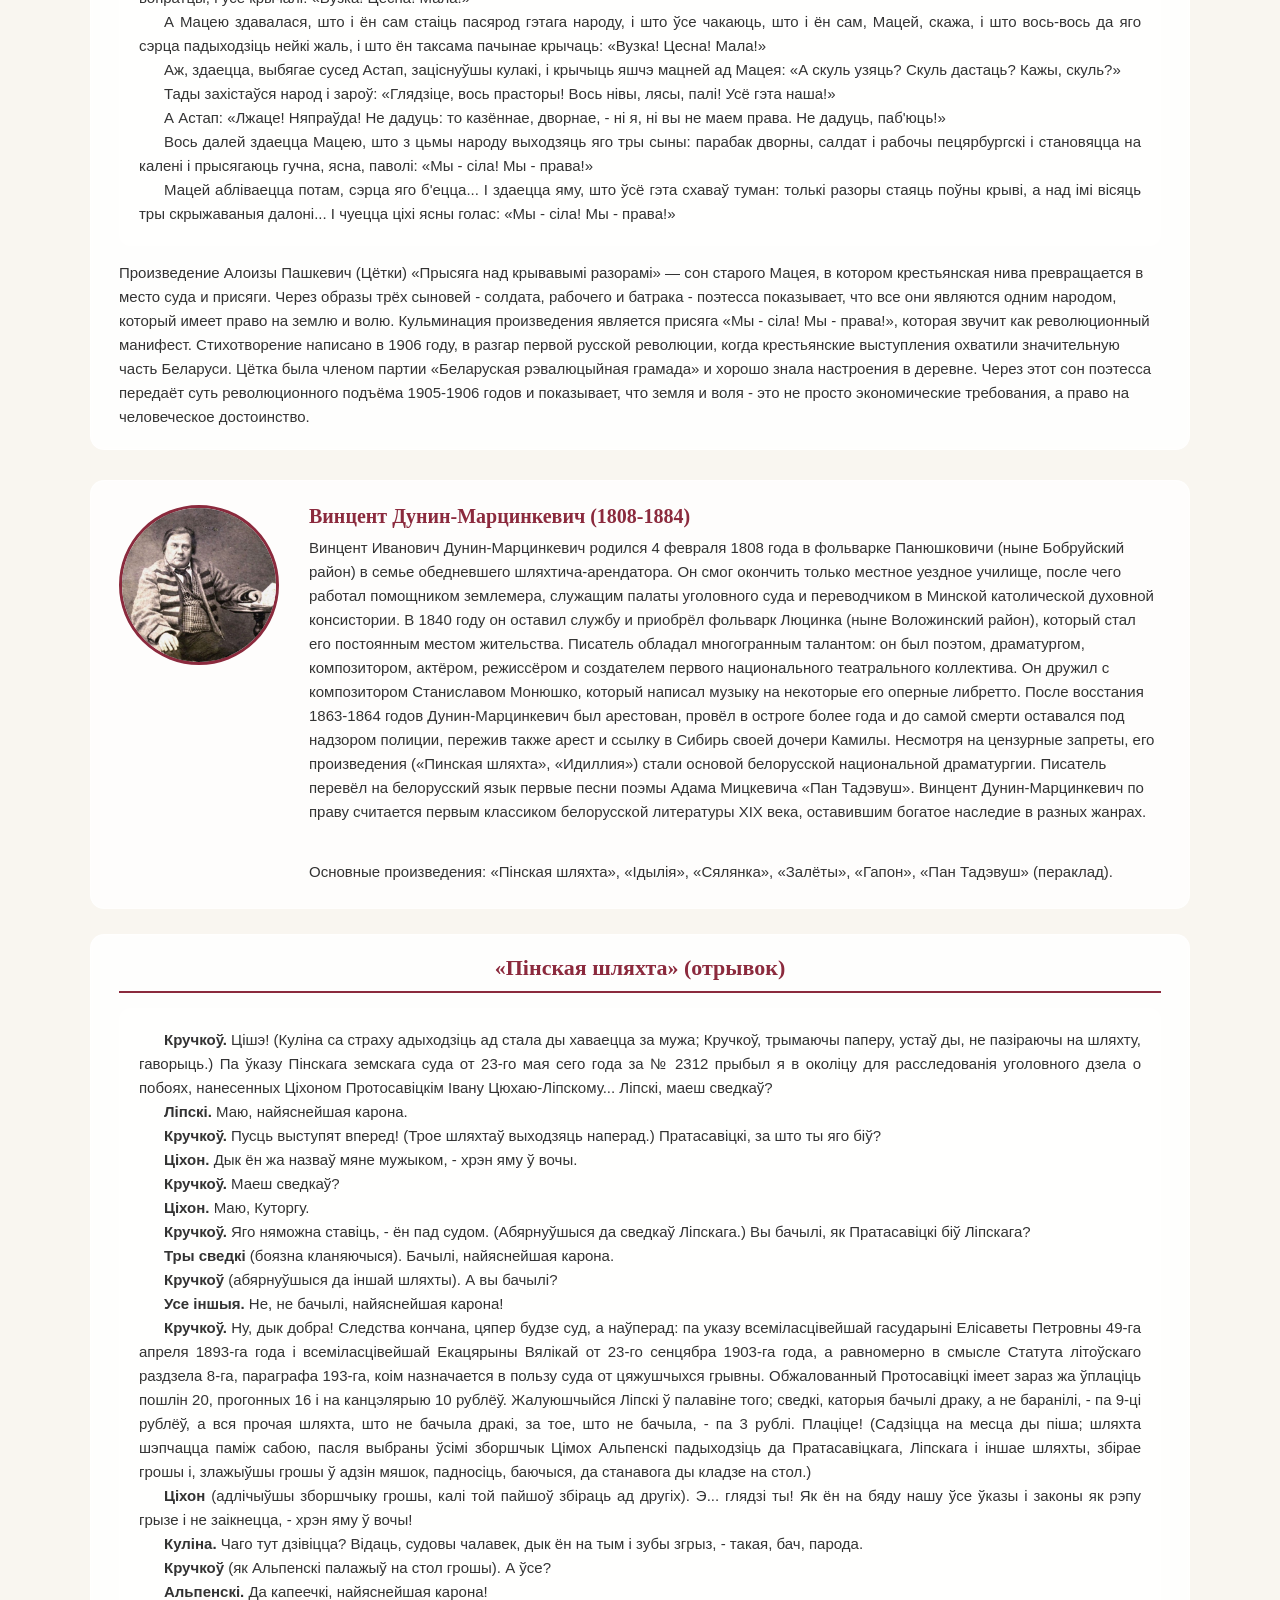
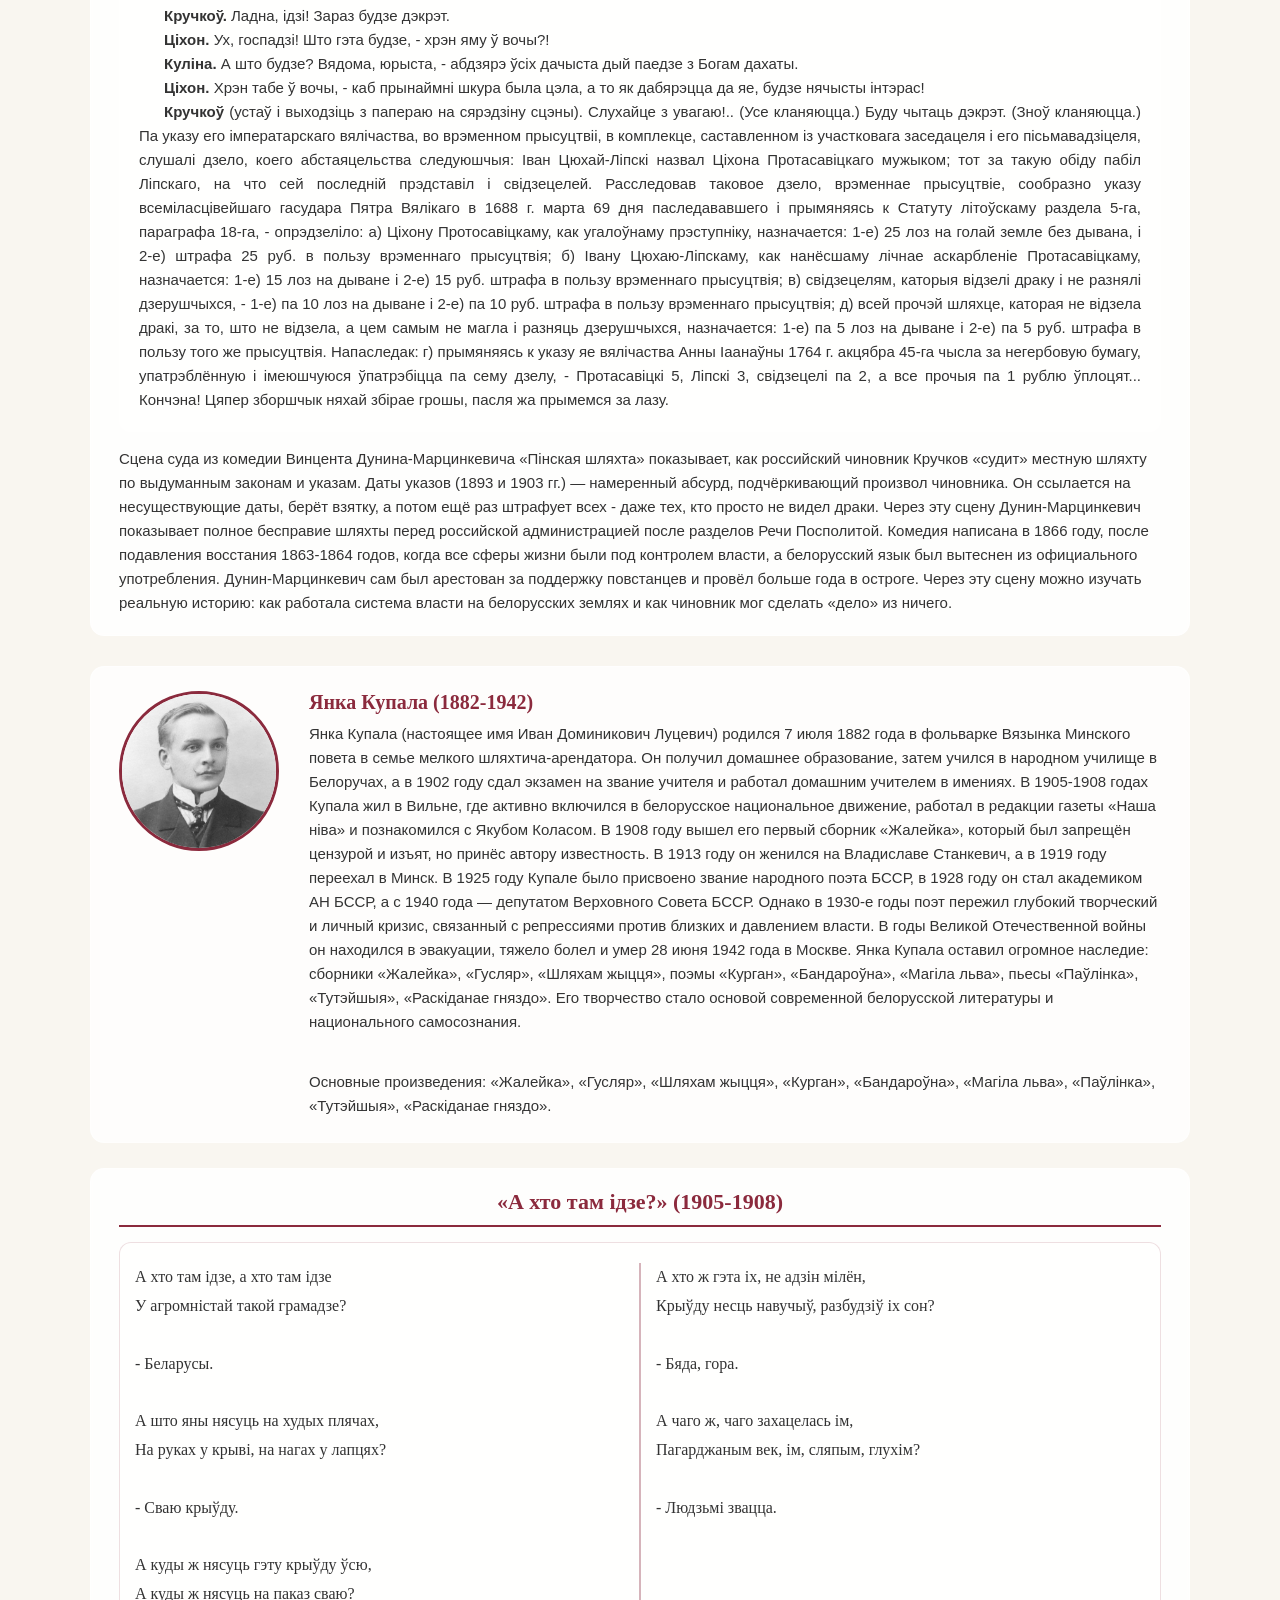
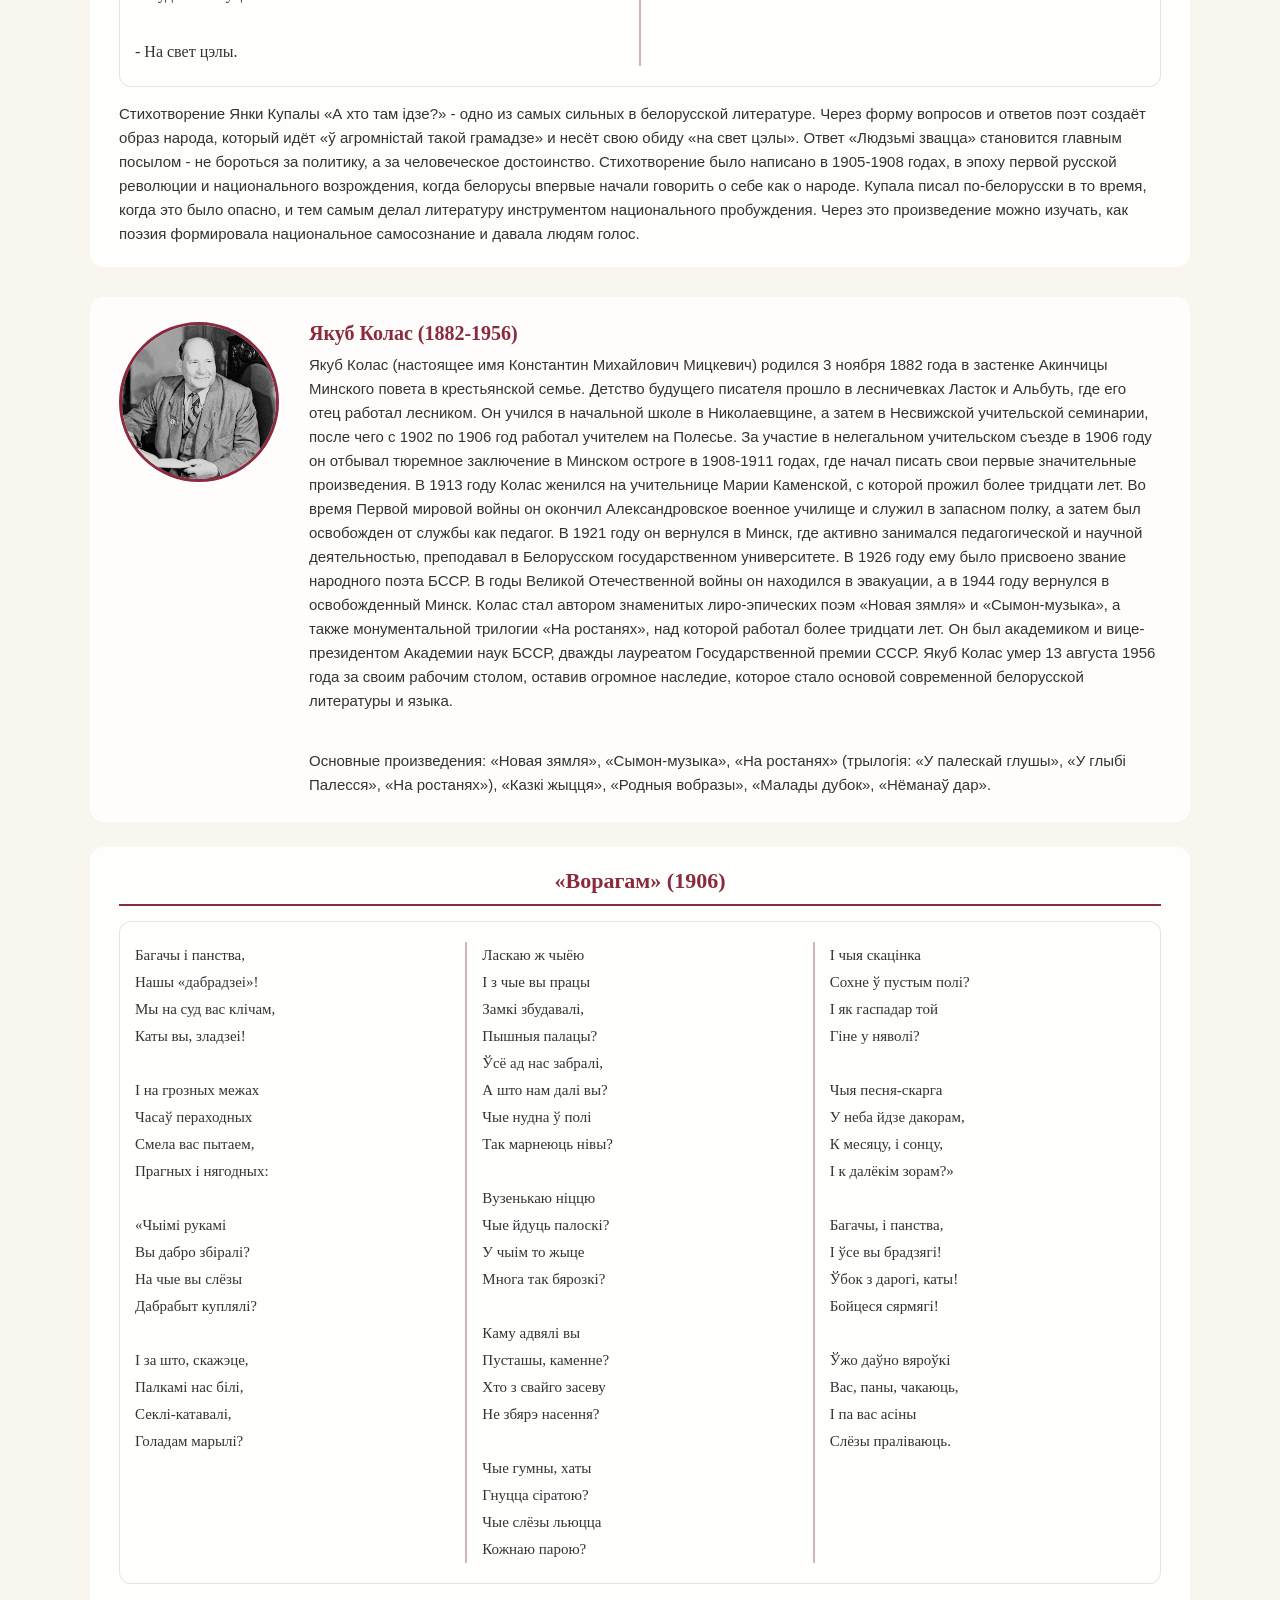
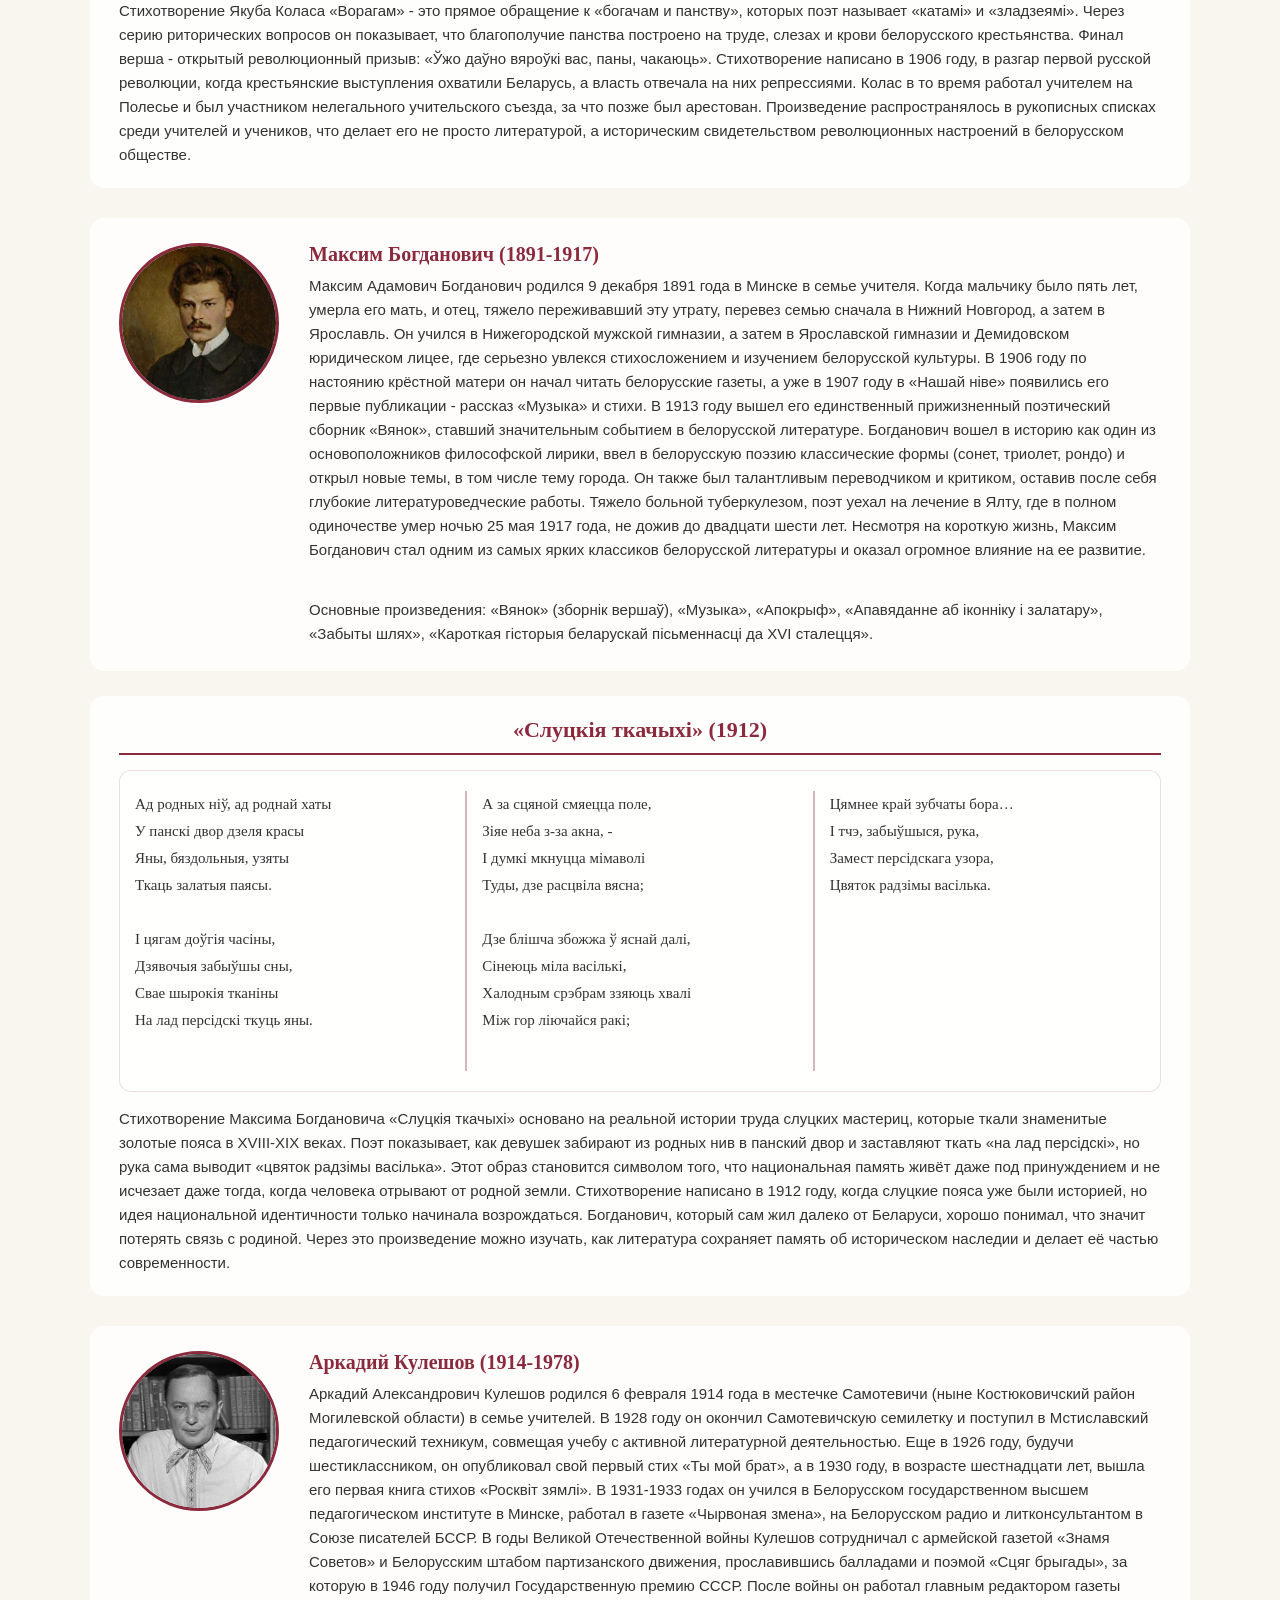
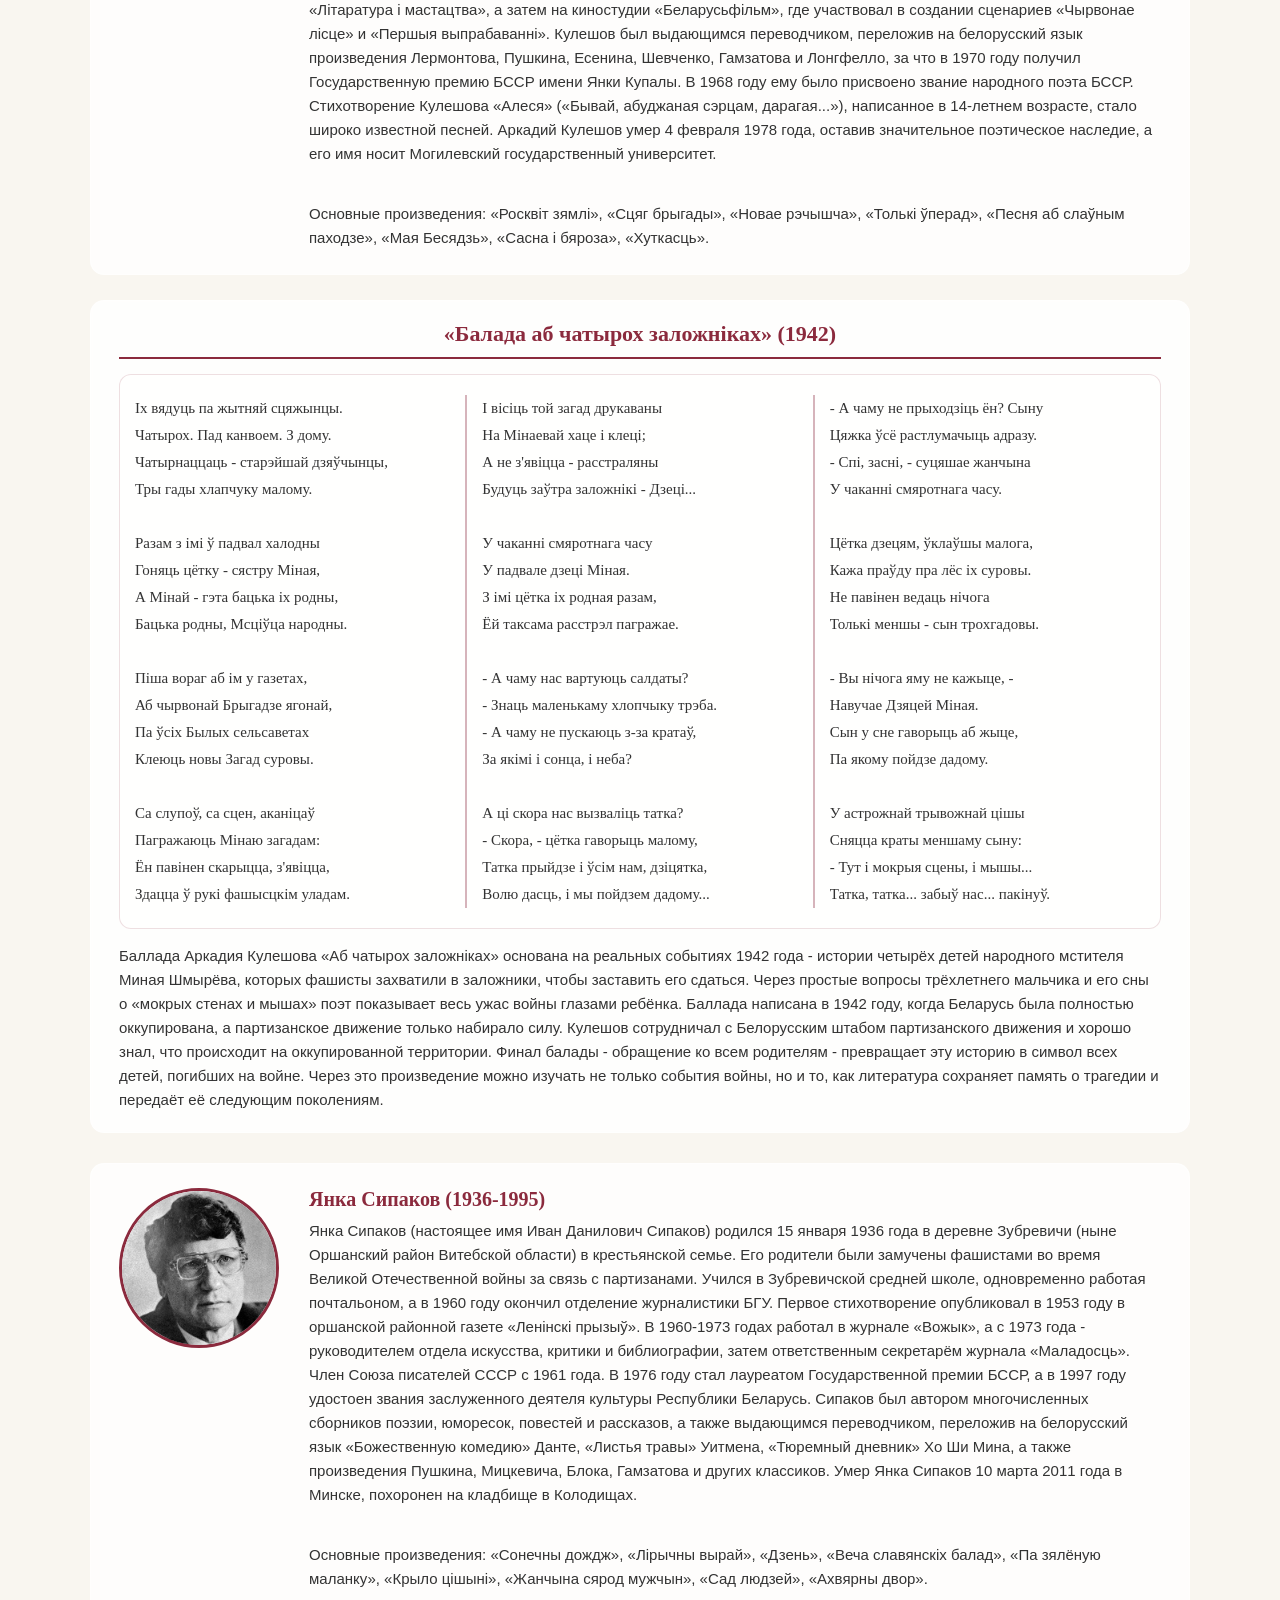
<file: literature.html>
<!DOCTYPE html>
<html lang="ru">
<head>
    <meta charset="UTF-8" />
    <meta name="viewport" content="width=device-width, initial-scale=1.0" />
    <title>Литература - Искусство Беларуси XIX-XX вв.</title>
    <link rel="stylesheet" href="style.css" />
    <style>
        /* ===== БАЗА ДЛЯ СТИХОТВОРЕНИЙ В СЕТКЕ ===== */
        .poem-grid {
            display: grid;
            gap: 0;
            background: rgba(255, 255, 255, 0.5);
            border-radius: 12px;
            margin-bottom: 15px;
            border: 1px solid rgba(139, 42, 61, 0.15);
            font-family: 'Georgia', serif;
            line-height: 1.8;
            color: #333;
        }

        .poem-grid.two {
            grid-template-columns: 1fr 2px 1fr;
            padding: 20px 0;
            font-size: 16px;
        }

        .poem-grid.three {
            grid-template-columns: 1fr 2px 1fr 2px 1fr;
            padding: 20px 0;
            font-size: 15px;
        }

        .poem-grid.long {
            grid-template-columns: 1.5fr 2px 1.5fr 2px 1.5fr;
            padding: 16px 0;
            font-size: 14px;
            line-height: 1.7;
        }

        .poem-col {
            padding: 0 15px;
        }

        .poem-grid.long .poem-col {
            padding: 0 10px;
        }

        .poem-sep {
            width: 100%;
            height: 100%;
            min-height: 280px;
            background: var(--color-accent);
            opacity: 0.35;
            align-self: stretch;
        }

        .poem-grid.long .poem-sep {
            min-height: 600px;
        }

        /* ===== МОБИЛЬНАЯ АДАПТАЦИЯ ===== */
        @media (max-width: 768px) {
            .poem-grid.two,
            .poem-grid.three,
            .poem-grid.long {
                grid-template-columns: 1fr;
                padding: 16px 0;
                font-size: 15px;
            }

            .poem-grid.long {
                font-size: 14px;
            }

            .poem-grid.two .poem-col,
            .poem-grid.three .poem-col,
            .poem-grid.long .poem-col {
                padding: 0 16px;
            }

            .poem-sep {
                width: 60%;
                height: 2px;
                min-height: 2px;
                margin: 15px auto;
                align-self: center;
            }

            .poem-grid.long .poem-sep {
                min-height: 2px;
            }

            /* Старая разметка стихотворения «Да мілых мужычкоў» */
            .poem-three-columns {
                grid-template-columns: 1fr !important;
                padding: 16px 0 !important;
            }

            .poem-column {
                padding: 0 16px !important;
            }

            .poem-three-columns .poem-divider {
                width: 60% !important;
                height: 2px !important;
                min-height: 2px !important;
                margin: 15px auto !important;
            }

            /* Карточки произведений */
            .author-work {
                padding: 15px 16px !important;
                margin-bottom: 22px !important;
                border-radius: 12px !important;
            }

            .author-work h4 {
                font-size: 18px !important;
                margin-bottom: 12px !important;
                padding-bottom: 8px !important;
            }

            .literature-text-block h3 {
                font-size: 20px !important;
            }
        }

        @media (max-width: 400px) {
            .poem-grid.two,
            .poem-grid.three {
                font-size: 14px;
            }

            .poem-grid.long {
                font-size: 13px;
            }

            .poem-col {
                padding: 0 12px !important;
            }

            .author-work {
                padding: 12px 12px !important;
            }

            .author-work h4 {
                font-size: 16px !important;
            }

            .literature-text-block h3 {
                font-size: 18px !important;
            }
        }
    </style>
</head>
<body>

    <div class="page-bg"></div>

    <header>
        <h1>Искусство Беларуси XIX-XX вв.</h1>
        <nav>
            <a href="index.html">Главная</a>

            <div class="dropdown">
                <span class="dropbtn">Живопись</span>
                <div class="dropdown-content">
                    <a href="painting-19.html">XIX век</a>
                    <a href="painting-20.html">XX век</a>
                </div>
            </div>

            <div class="dropdown">
                <span class="dropbtn">Театр</span>
                <div class="dropdown-content">
                    <a href="theater-19.html">XIX век</a>
                    <a href="theater-20.html">XX век</a>
                </div>
            </div>
            
            <a href="cinema.html">Кино</a>
            <a href="literature.html" class="active">Литература</a>
            <a href="music.html">Музыка</a>
            <a href="sources.html">Источники</a>
            <a href="tests.html">Тесты</a>
        </nav>
    </header>

    <main>

        <div class="literature-hero">
            <div class="lit-quote">
                <p class="quote-text">
                    «З нашых вершаў можна было б лёгка зрабіць “кароткі паўтарыцельны курс” еўрапейскіх пісьменніцкіх напрамкаў апошняга веку. Сентыменталізм, рамантызм, рэалізм і натуралізм, урэшце, мадэрнізм - усё гэтае, іншы раз нават у іх розных кірунках, адбіла наша паэзія, праўда, найчасцей бегла, няпоўна, але ўсё ж ткі адбіла.»
                </p>
                <p class="quote-author">Максім Багдановіч (1891-1917)</p>
            </div>
            <div class="lit-photo">
                <img src="Bagdanovich.jpg" alt="Максим Богданович" />
            </div>
        </div>

        <div class="literature-text-block">
            <h3>Литературный процесс XIX - начала XX века</h3>
            <p>
                Литературный процесс Беларуси XIX - начала XX века развивался в условиях, когда белорусский язык и культура не имели государственной поддержки. После разделов Речи Посполитой наши земли оказались в составе Российской империи, где проводилась политика русификации. Шляхта и интеллигенция пользовались польским языком как языком образования и литературы, а белорусский оставался языком крестьян. Ситуация начала меняться, когда сентиментализм принёс интерес к народным чувствам и родной земле, а позже романтизм возвысил идею национального самоопределения. К концу века белорусская литература постепенно возрождалась, чтобы в начале XX века с новой силой заявить о себе - через произведения Максима Богдановича, Янки Купалы и Якуба Коласа, которые стали её новым голосом.
            </p>
        </div>

        <div class="authors-index">
            <h3>Авторы</h3>
            <div class="index-grid">
                <a href="#chechot">Ян Чечот</a>
                <a href="#bogushevich">Франтишек Богушевич</a>
                <a href="#tsiotka">Алоиза Пашкевич</a>
                <a href="#dunin">Винцент Дунин-Марцинкевич</a>
                <a href="#kupala">Янка Купала</a>
                <a href="#kolas">Якуб Колас</a>
                <a href="#bogdanovich">Максим Богданович</a>
                <a href="#kuleshov">Аркадий Кулешов</a>
                <a href="#sipakov">Янка Сипаков</a>
                <a href="#bril">Янка Брыль</a>
                <a href="#bykau">Василь Быков</a>
                <a href="#karatkevich">Владимир Короткевич</a>
            </div>
        </div>

        <!-- 1. ЯН ЧЕЧОТ -->
        <div class="author-card" id="chechot">
            <div class="author-photo">
                <img src="chachot.jpg" alt="Ян Чечот" />
            </div>
            <div class="author-info">
                <h3>Ян Чечот (1796-1847)</h3>
                <p>
                     Ян Чечот родился 24 июня (7 июля) 1796 года в деревне Малюшичи (ныне Кореличский район) в обедневшей шляхетской семье. Детство будущего поэта прошло рядом с крестьянскими детьми в имении Репихово, поэтому белорусскую культуру и язык он воспринимал как родные. В 1809 году он поступил в новогрудскую школу, где подружился с Адамом Мицкевичем, и эту дружбу они пронесли через всю жизнь. В 1816 году Чечот поступил в Виленский университет, но из-за финансовых трудностей был вынужден оставить учебу и устроиться на работу в канцелярию, занимавшуюся разбором архива князей Радзивиллов. Он стал членом тайного общества филоматов, а позже возглавил литературный отдел общества филаретов, где был признан одним из лучших поэтов края. В 1823 году Чечота арестовали по делу филоматов и сослали в Оренбург, а затем под полицейский надзор в Уфу, где он вместе с другом Томашем Заном взял всю вину на себя, спасая Мицкевича и других товарищей. Вернувшись на родину, он работал канцеляристом в Лепеле и стал собирать белорусский фольклор, издав в 1837-1846 годах шесть сборников «Сялянскія песні з-над Нёмана і Дзвіны». Чечот был одним из первых известных авторов белорусскоязычных текстов и предопределил появление жанра гутарки в белорусской литературе. Он также стал одним из первых теоретиков белорусского языкознания, доказав специфичность белорусской языковой системы. Подорванное здоровье не позволило поэту полностью реализовать свой талант, и он умер в 1847 году во время лечения в Друскениках, оставшись знаковой фигурой для истории Беларуси, Польши и Литвы.</p><br><br>

<p>Основные произведения: «Сялянскія песні з-над Нёмана і Дзвіны» (шэсць зборнікаў), «Калдычэўскі шчупак», «Падземны звон на горцы ў Пазяневічах», «Покуль сонца ўзыдзе...».</p>
            </div>
        </div>
        
<div class="author-work" style="background: rgba(255, 255, 255, 0.85);">
    
    <h4 style="text-align: center; font-family: 'Georgia', serif; color: var(--color-accent); font-size: 22px; margin-top: 0; margin-bottom: 15px; border-bottom: 2px solid var(--color-accent); padding-bottom: 10px;">
        «Да мілых мужычкоў»
    </h4>

    <div class="poem-three-columns">
        
        <div class="poem-column">
            Ды і я вам памагу<br>
            Песеньку спяваці,<br>
            Ды і я ж між вамі ўзрос<br>
            Пры бацьку і маці.<br><br>
            І мне Бог на свеце даў<br>
            Гора гараваці,<br>
            Штоб лепш я вас любіў<br>
            І ўмеў спагадаці.<br><br>
            Ой, што ж вы напелі тут,<br>
            Ды якога дзіва!<br>
            Шкода, што на голас ваш<br>
            Старонка драмілва.
        </div>

        <div class="poem-divider"></div>

        <div class="poem-column">
            Але як прачнецца з сну<br>
            Гэта Добрадзейка,<br>
            Пэўна, будзе слухаць вас<br>
            Лепш, як салавейка.<br><br>
            Будзем колісь так і мы,<br>
            Як тыя гуралі,<br>
            Што пан даў ім есць і піць,<br>
            Яшчэ й грошы бралі.<br><br>
            Трэба толькі слухаць нам<br>
            Рады таго татка,<br>
            Што то казаў гаварыць,<br>
            Каб аджыла хатка.
        </div>

        <div class="poem-divider"></div>

        <div class="poem-column">
            Толькі, муціць, той сынок<br>
            Не піў, як мы, водкі,<br>
            А то б яму вялеў ён:<br>
            Кінь і мёд салодкі.<br><br>
            Ой, гаруйма, братцы, мы,<br>
            Кіньма горку жлопель,<br>
            Што не з жыта гоняць ўжо,<br>
            А з аўса, з картопель.<br><br>
            Кіньце першы, жонкі, вы,<br>
            Мілыя дзяўчаты,<br>
            Доля, шчасце зачне жыць,<br>
            Дзе цвяроза хата.
        </div>
    </div>

    <p>
        Стихотворение Яна Чечота «Да мілых мужычкоў» - одно из первых текстов, где звучит обращение к белорусскому крестьянству как к полноправной общности, а не как к «мужикам» без голоса. Поэт пишет от имени человека, который сам вырос «між вамі», поэтому его сочувствие - не позиция со стороны, а внутренняя близость. Через образ «Добрадзейкі», который может проснуться и услышать народную песню, Чечот передаёт надежду на то, что и власть когда-то обратит внимание на простых людей. Стихотворение возникло в 1830-1840-е годы, когда после разделов Речи Посполитой белорусские земли входили в состав Российской империи, а белорусский язык считался «мужицким». Чечот писал по-белорусски в то время, когда это было почти исключением, и тем самым закладывал основу национального возрождения. Через это произведение можно изучать, как литература начинала формировать национальное самосознание задолго до XX века.
    </p>
</div>

<!-- ФРАНЦІШАК БАГУШЭВІЧ -->
<div class="author-card" id="bogushevich">
    <div class="author-photo">
        <img src="bogushevich.jpg" alt="Франтишек Богушевич" />
    </div>
    <div class="author-info">
        <h3>Франтишек Богушевич (1840-1900)</h3>
        <p>
            Франтишек Богушевич родился 21 марта 1840 года в фольварке Свираны близ Вильни в обедневшей шляхетской семье. Детство будущего поэта прошло в родовом имении Кушляны Ошмянского повета. Он учился в Виленской гимназии, где увлекся историей и участвовал в сборе экспонатов для музея древностей. В 1861 году окончил гимназию и поступил на физико-математический факультет Петербургского университета, но из-за студенческих волнений вскоре был вынужден оставить учебу. Богушевич принял участие в восстании 1863–1864 годов, воевал в отряде Людвика Нарбута, был ранен и чудом избежал гибели благодаря спасению крестьянами. В 1865 году он поступил в Нежинский юридический лицей, после окончания которого работал судебным следователем, а затем адвокатом, защищая в судах простых крестьян. В 1884 году после амнистии он вернулся в Вильню и занялся адвокатской практикой, не беря денег с бедняков. В 1891 году в Кракове вышел его первый поэтический сборник «Дудка беларуская», изданный латиницей и ставший первой полностью белорусскоязычной книгой поэзии. В 1894 году вышел его второй сборник «Смык беларускі». Богушевич писал под псевдонимами Мацей Бурачок и Сымон Рэўка з-пад Барысава, имитируя наличие нескольких активных белорусских авторов. В предисловии к «Дудке беларуской» он поднял статус белорусского языка до уровня европейского языка. Богушевич скончался в апреле 1900 года в родных Кушлянах, оставив после себя светлую память как один из основоположников новой белорусской национальной литературы и инициатор критического реализма в ней.</p><br><br>

<p>Основные произведения: «Дудка беларуская» (зборнік), «Смык беларускі» (зборнік), «Кепска будзе!» (паэма), «Тралялёначка», «Дзядзіна», «Палясоўшчык» (апавяданні).</p>
    </div>
</div>

<div class="author-work" style="background: rgba(255, 255, 255, 0.85);">
    
    <h4 style="text-align: center; font-family: 'Georgia', serif; color: var(--color-accent); font-size: 22px; margin-top: 0; margin-bottom: 15px; border-bottom: 2px solid var(--color-accent); padding-bottom: 10px;">
        «Кепска будзе!» (1891)
    </h4>

<div class="poem-grid long">
    
    <div class="poem-col">
        Як я толькі нарадзіўся -<br>
        Бацька сказаў: «Кепска будзе!»<br>
        Ну дык жа ж не памыліўся:<br>
        Здзекавалісь Бог і людзе.<br>
        А чым кепска? - бо на марцы<br>
        Я радзіўся (пост праўдзівы,<br>
        Цяжкі месяц гаспадарцы.<br>
        Як пражыў хто, - будзе жывы).<br>
        Пераеўся хлеб да крышкі,<br>
        Бульбы толькі як пасеяць,<br>
        І прыварку ані лыжкі,<br>
        І скаціна - хоць развеяць;<br>
        Ні саломкі, ні то сена,<br>
        Хоць бы на раз для скаціны;<br>
        А тут дроў ані палена,<br>
        А тут яшчэ нарадзіны!<br>
        Трэба ж бабе бохан хлеба<br>
        І гарэлкі ж трэба пляшку,<br>
        Яшчэ ж хрысціць хлопца трэба...<br>
        Вот і думай, як сярмяжку<br>
        Нясці жыду пад заставу<br>
        Ці прадаць каня, кароўку?<br>
        «Сеў, - казаў ён, - я на лаву,<br>
        Узяўшыся за галоўку,<br>
        І заплакаў, аж заліўся,<br>
        Так, як бацьку пахаваўшы...<br>
        Кепска зрабіў, што радзіўся,<br>
        Кепска будзе, свет пазнаўшы!»<br>
        Ці то слова йшло урокам,<br>
        Што сказаў у кепскім часе,<br>
        Ці хто кінуў такім вокам?..<br>
        Ну і доля ж удалася!<br>
        І збылося ж бацькі слова!<br>
        Вот у тыдзень вязуць гэта<br>
        Хрысціць мяне да Макрова<br>
        Кумоў двое і кабета.<br>
        У Аборках мост сарвала,<br>
        А я ж быў - чуць жывы, слабы.<br>
        Рада - ў раду, на тым стала,<br>
        Што ахрысцяць з вады бабы.<br>
        З Беразіны жменяй вады<br>
        Кума сама зачарпнула,<br>
        Паматала сюды-туды.<br>
        Трэйчы на мяне лінула.<br>
        «Вот і хрэст увесь тут, - кажа, -<br>
        І ксёндз хрысце гэтаксама,<br>
        Толькі яшчэ чымсь памажа,<br>
        А хлопцу ўсё роўна - яма!<br>
        Хоць бы жывым хоць давезці,<br>
        Каб дарогай не сканала, -<br>
        Скажуць - кепска вязла гдзесьці<br>
        Або туга спавівала!..»<br>
        Гэтак мяне пахрысціўшы,<br>
        Вязуць назад ужо да маткі,<br>
        Вочы добра пазаліўшы,<br>
        Ледзьве уняслі да хаткі.<br>
        Закусіўшы тут як трэба,<br>
        Пакумаліся, і квіта:<br>
        Баба ўзяла бохан хлеба,<br>
        Пляшку водкі, торбу жыта;<br>
        Разышліся і паснулі.<br>
        Матка ж мяне калыхае:<br>
        «Люлі, - шэпча, - сынок, люлі...»<br>
        А як зваць? - сама не знае.<br>
        Вот назаўтра спазарання<br>
        Бяжыць матка да кумошкі<br>
        Ды пытае: як празванне<br>
        Далі сыну? Лёну трошкі<br>
        Тут прынесла пры здарэнню,<br>
        Трошкі сала, круп са жменю...<br>
        А кума ж была праворна:<br>
        Хоць што збрэша - не запнецца;<br>
        Круце сабе ў сенях жорна,<br>
        Трэба ж салгаць! Куды ж дзецца?<br>
        «Імя, - кажа, - твайму сыну<br>
        Ксёндз хацеў даць па кантычцы,<br>
        Думаў ён, можа, з гадзіну,<br>
        Узяў ксёнжку, як стаў рыцца,<br>
        Дык даў потым з каліндарка»!<br>
        Матка прандзей з хаты ў сені,<br>
        Як бы цівун гнаў па карку,<br>
        Усё шэпча то імене:<br>
        «Аліндарку, Аліндарку!»<br>
        Прыляцеўшы так дадому,<br>
        За калыску узялася<br>
        І зрадзела, як святому,<br>
        Што аж слязьмі залілася.<br>
        І калыша, і галосе:<br>
        Надта імя спадабала,<br>
        Надта добрае здалося,<br>
        Што такога і не знала!<br>
        Вот і клікаць мяне сталі<br>
        Скаліндаркай, Аліндаркай...<br>
        Ну, як зналі, так і звалі.<br>
        Але вот што з гаспадаркай?<br>
        Наперш конь здох таго ж лета,<br>
        І цялушка, як лань, пала...<br>
        Матка ж, ведама, кабета,<br>
        Затужыла і запала,<br>
        Гадкоў зо тры пацягнула,<br>
        Ў марцы й ручанькі згарнула.<br>
        (А ўсё ў марцы, трэба ж гэта!<br>
        А разумная была кабета!)<br>
        З таго гора бацька бедны<br>
        Стаў маркотны, як магіла.<br>
        Было сядзіць такі бледны...<br>
        «Што ж ты гэта нарабіла?!»<br>
        Гэтак скажа і заплача.<br>
        (Хто ж пачуе, хто забача?)<br>
        Потым дай памалу сватаць;<br>
        Трэба ж, ведама, жаніцца,<br>
        Каб было каму палатаць,<br>
        Каб было у што змяніцца,<br>
        А так усё памарнела:<br>
        Куры, гусі, навет свінне.<br>
        І свіння дзяцей паела,<br>
        І карова марне гіне...<br>
        Увосень давай шукаць пары,<br>
        Ды ніводная не хоча;<br>
        Аднэй бедны, другой стары,<br>
        Трэця, чорт ве - што тароча:<br>
        «Аддай, - кажа, - Аліндарку<br>
        Куды-кольвек хоць на людзе,<br>
        Сядзь на нашу гаспадарку,<br>
        Тагды выйду, добра будзе!»<br>
        Бацька кідаўсь зо тры тыдні,<br>
        Яшчэ горай зажурыўся,<br>
        Прадаў сякі-такі злыдні,<br>
        Разлайдачыўся, распіўся<br>
        І умёр так пад гародам,<br>
        Устраміўшы ў плот галоўку!<br>
        Шапку найшлі аж за бродам<br>
        І у шапцы залатоўку.<br>
        А назаўтра прывёў соцкі<br>
        Асэсара, паноў трое.<br>
        Труп той зрэзалі на клёцкі...<br>
        (А у марцы ж было й тое!)<br>
        Мяне цётка, у апеку<br>
        Ўзяўшы, трошкі падрасціла<br>
        Ды якомусь чалавеку,<br>
        Як за сына, адпусціла.<br>
        Незадоўга змёрла цётка,<br>
        Я стаў круглая сіротка.<br>
        Ці гдзе днюю, ці начую,<br>
        А ўсё бяду сваю чую!<br>
        Пастухі збяруцца ў гаю,<br>
        Пяюць песні ля бярозы,<br>
        А мне чагось, сам не знаю,<br>
        Смутна, цяжка, цякуць слёзы.<br>
        Рос я гэтак за вачыма,<br>
        Ужо трэйчы спавядаўся,<br>
        Калі зімой да айчыма<br>
        Ды ураднік заблукаўся.
    </div>

    <div class="poem-sep"></div>

    <div class="poem-col">
        Я сяджу сабе на печы,<br>
        Пляту лапці, ўю аборы,<br>
        Ён паказуе праз плечы:<br>
        «Што-то сын твой, - кажа, - хворы?»<br>
        «То не сын! - айчым той кажа. -<br>
        Ўзяў сіротку; дзякуй Богу,<br>
        Добры ўдаўся: позна ляжа,<br>
        Рана ўстане і адлогу<br>
        Не запусце... спагадлівы;<br>
        Маю сына, хоць не родны.<br>
        Ажаню, як буду жывы,<br>
        Будзе Богу й людзям годны!»<br>
        «А лет сколькі?» - той пытае.<br>
        «Дваццаць, - кажа, - мусіць, мае?»<br>
        «А зваць як?» - «Да Каліндарка!..»<br>
        Ратнік піша усё шпарка.<br>
        Як радзіўся, гдзе хрысціўся?..<br>
        Пісаў, пісаў дый паехаў!<br>
        Бацька яго угасцілі,<br>
        Далі торбачку гарэхаў...<br>
        После таго, так не далей,<br>
        Як у тыдзень і асэсар<br>
        Шусць у хату (і з мадаляй).<br>
        «А гдзе, - кажа, - той пасэсар,<br>
        Твой Ліндарка, ці як звецца,<br>
        Што хаваецца з някруцтва,<br>
        Пляцець лапцікі на печцы?..<br>
        Ашуканства, баламуцтва!..»<br><br>
        А я ж ехаць меў па дровы,<br>
        Бацька клікнуў, іду ў хату...<br>
        А асэсар - той - здаровы!..<br>
        Лясь мне ў морду, потым тату.<br>
        Я ж узяў яго за грудзі<br>
        І піхнуў лыбом у дзверы.<br>
        Ён як раўкне: «Гэй вы, людзі,<br>
        Тут разбой! Прыміце меры!..<br>
        Тут рыштант, брадзяга скрыты, -<br>
        Вот і лэб калісь быў брыты, -<br>
        Вяжы ўсіх, нараджайся!..»<br>
        Мяне лясь! «Ты хто? Сазнайся!..» -<br>
        «Скаліндар, - кажу, - сірота!..»<br>
        Пацягнулі па дарозе,<br>
        Завязалі і варота,<br>
        Мы ж спыніліся ў астрозе...<br><br>
      Астрог, братцы, паглядзеўшы<br>
      Мімаходам, выглядае,<br>
      І нічога: шык, не еўшы,<br>
      І ў астрозе не бывае,<br>
      Але лепшы ў хаце голад,<br>
      У дарозе велькі холад,<br>
      Найцяжэйша праца ў полі,<br>
      Як у той астрожнай долі!<br>
      Відзеў пташку я у клетца,<br>
      Як галоўкай потым б'ецца,<br>
      Аж скрыдэлкам затрапоча -<br>
      І сканае... жыць не хоча.<br>
      Раз лісіцу, адкапаўшы,<br>
      Прывязалі мы да кола:<br>
      Стала ж грызці што папаўшы,<br>
      Сабе бруха распарола,<br>
      Растрыбушылась на часці,<br>
      Каб не жыць так, хоць прапасці.<br>
      Нашто - гадзіну, мядзянку,<br>
      Пусці ў шклянае начынне, -<br>
      Сама сябе без прастанку<br>
      Будзе жаліць, покі згіне!..<br>
      Як ужо ж скаціна тая<br>
      Або гадзіна праклята<br>
      І та цану волі знае,<br>
      Што ж для нашага-то брата,<br>
      Меўшы розум не скацінны,<br>
      Як знаць волю мы павінны?..<br>
      А ў астрозе ж няма волі,<br>
      Ні ў чом няма і ніколі!<br>
      У жалезе тыя дзверы,<br>
      Пры дзвярах стаяць жаўнеры,<br>
      А народ усё сярдзіты -<br>
      Так як бы яшчэ не сыты<br>
      Людскіх слёзаў, мукі, енку;<br>
      Не гавораць памаленьку,<br>
      А ўсё зыкам, а ўсё з лайкай,<br>
      А ўсё з боем, ўсё з нагайкай.<br><br>
      У дзядзінец нас як пхнулі,<br>
      Дзвярмі тымі як грукнулі,<br>
      Дык і свет мне тым закрыўся,<br>
      Як бы у труну забіўся...<br>
      Зараз старшы ўзяў за плечы,<br>
      Хляснуў трэйчы, так, без рэчы,<br>
      Ключы кінуў: «У халодну!»<br>
      І аблаяў матку родну.<br>
      Нас піхнулі, як у яму,<br>
      Ў цёмну хату чварагранну,<br>
      Далі хлеба, вады меру<br>
      І запёрлі, як за веру<br>
      У цямніцах калісь гэта<br>
      Замыкаліся ад света.<br>
      Цёмна, зімна... Прытуліцца<br>
      Няма куды! А каганец,<br>
      Як бы губка, толькі тліцца...<br>
      Заспявалі мы ражанец.<br>
      Пяём, плачым, аж галосім,<br>
      Божай ласкі - Праўды просім!<br>
      Ў такім енку, са слязамі<br>
      І паснулі у той яме!<br>
      Абудзіўся я з здзівення:<br>
      Глядзіць ў шчэлачку праменне!<br>
      Я падумаў: ласка ж Божа<br>
      І сюды пралезці можа?<br>
      Аглядаюся вакола,<br>
      Як бы шукаў і тут Бога.<br>
      Мне зрабілася васола,<br>
      Не баюся я нікога,<br>
      Зноў ражанец: «Bóg ucieczką»<br>
      Бляю сабе, як авечка,<br>
      Калі бразць ключом у дзверы,<br>
      І крычыць хтось: «Гэй, вы, зверы,<br>
      Вы, бунтоўнікі, паскуды,<br>
      Выбірайцеся адсюды!<br>
      Тут важнейшым трэба сесці,<br>
      Вас у вобшчу здадзім гдзесьці!..»<br>
      Павялі нас аж на гору...<br>
      Па якомусь калідору...<br>
      Дзверы, дзверы, ў дзверах дзюрка,<br>
      І у каждай жа хвігурка<br>
      Як бы тая ж выглядае,<br>
      Гдзе ні глянеш, усё ж тая:<br>
      Блішчаць вочы, твар, як гліна,<br>
      І абросшы, як скаціна...<br>
      У турме, як у тым гробе,<br>
      Ў адну твар усіх паробе!<br>
      Ішлі, ішлі гэтак з гоні.<br>
      А смрод такі, што ад воні<br>
      Мне аж дух у грудзях спёрла,<br>
      Як бы цісне хто за горла.<br>
      Тут нам хату паказалі,<br>
      Упусцілі, развязалі,<br>
      Вады далі, трохі хлеба<br>
      І запёрлі зноў як трэба.<br>
      Тут народу шмат сядзела.<br>
      Глянуў я - душа самлела:<br>
      Як падушкі, у іх твары,<br>
      Ў хаце пуста, толькі нары.<br>
      Ляжаць усе, з нас рагочуць,<br>
      Навет мейсца даць не хочуць.<br>
    «Давай, - кажа, - хоць на пляшку;<br>
      А не даўшы, дык парашку<br>
      Цёнгле ты выносіць мусіш,<br>
      А ўжо хлеба, дык не ўкусіш, -<br>
      Мы табе наб'ём аскому,<br>
      Покі вернешся дадому!»
    </div>

    <div class="poem-sep"></div>

    <div class="poem-col">
      Я спалохаўся, баюся.<br>
      «Войча наш!» - кажу, малюся...<br>
      Бог даў спомніць: залатоўка<br>
      Гдзесь была ў кашулі ўшыта,<br>
      Што дала калісь жыдоўка,<br>
      Што падвёз у млын ёй жыта.<br>
      Прэндка сарваў тую лату,<br>
      Кінуў злоты той на хату...<br>
      І не ўгледзеў, як хапілі,<br>
      Толькі відзеў - водку пілі.<br>
      Тагды сталі нас пытацца,<br>
      Ці застаўся хто у хатца?<br>
      Адкуль, за што пасадзілі,<br>
      Па якіх турмах хадзілі?<br>
      Іншы вуча, на пытанне<br>
      Даць якое паказанне:<br>
      «Кажы, - кажуць, - знаць не знаю,<br>
      Чый я ёсць, з якога краю.<br>
      Малым быўшы, сляпых вадзіў;<br>
      А падросшы, і сам брадзіў;<br>
      Не прыпісаны да сказкі,<br>
      І так жыву з Божай ласкі.<br>
      Бог мой бацька, зямля матка;<br>
      Знаць не знаю» - уся гадка!<br>
      Так да марца сядзім ціха,<br>
      Не чуваць дабра, ні ліха,<br>
      А у марцы шлюць бумагу,<br>
      Каб дастаўлена брадзягу,<br>
      Супраціўніка уласці,<br>
      Улажэння першай часці,<br>
      Што мянуецца «Ліндарам»<br>
      Ды йшчэ б'ецца з асэсарам,<br>
      Ды каб быў ў ланцуг закуты,<br>
      На нагах каб былі путы,<br>
      Праважацелі каб срогі,<br>
      Каб не сходзілі з дарогі,<br>
      А каб проста да начала...<br>
      І ці мала там пісана?!<br><br>
      Вот назаўтра рана-рана<br>
      Нам адзежка наша дана;<br>
      Паскідалі мы сярмягі,<br>
      Салдат узяў дзве бумагі,<br>
      Нас звязалі - і ў дарогу!..<br>
      Я падумаў: «Дзякуй Богу!<br>
      Хоць нас слоначка сагрэе!<br>
      Вецерчык на нас павее!<br>
      Можа, дожджык срыбны змоча!<br>
      Можа, пташка засвяргоча?..»<br>
      Аж заплакаў я, зрадзеўшы!<br>
      От, здаецца б, і не еўшы<br>
      Быў бы сыты на свабодзе,<br>
      Як той кролік у гародзе.<br>
      Тут, здаецца, і сканаў бы,<br>
      За свабоду жыццё б даў бы!<br><br>
        Скаўроначкі Бога хваляць,<br>
        А пастушкі агонь паляць,<br>
        А і слоначка прыгрэла,<br>
        Аж мне ў душы паяснела.<br>
        Да палудня ішлі гэтак,<br>
        Пры дарозе шмат і кветак:<br>
        То пралескі, то сасонка,<br>
        Выгравае Божа слонка!<br>
        Так пад вечар ў мейсцы сталі,<br>
        У халоднай начавалі, -<br>
        Было позна. Заўтра зрання,<br>
        Якраз у дзень Звеставання,<br>
        Клічуць мяне да дапросу<br>
        (Задаваць-то ужо чосу!).<br>
        Той судзебнік маладзенькі,<br>
        Такі быстры, хоць маленькі,<br>
        Ўсё пытаецца ды піша<br>
        І нагой усё калыша.<br>
        Як спытаўся мяне, хто я?<br>
        Я і спомніў сабе тое,<br>
        Як вучыў там той з астрога:<br>
        «Знаць не знаю я нічога!»<br>
        І старога тут клікнулі,<br>
        Папыталіся, раскулі<br>
        І дадому павярнулі.<br>
        А мне кажа: «Ты, брадзяжка,<br>
        Сакрыў званне, будзе цяжка:<br>
        Сорак розаг, потым роты!<br>
        Скажы лепей - адкуль, хто ты?»<br>
        А ўсё піша, піша, піша<br>
        І нагой усё калыша.<br>
        Пісаў, пісаў, даў другому<br>
        І сам пайшоў кудысь з дому.<br>
        Мяне зноў жа да астрогу,<br>
        Толькі цяпер, дзякуй Богу,<br>
        Адзінокі я застаўся.<br>
        Айчым плакаў, як жагнаўся.<br>
        «Помні, - кажа, - мяне, сыну,<br>
        А я хіба што сам згіну,<br>
        А цябе вярну да вёскі,<br>
        Хіба б ужо гнеў быў Боскі<br>
        Або б Праўда гдзесьці змёрла!<br>
        Вырву цябе ім із горла:<br>
        Бог паможа, проці сілы<br>
        Праўда выйдзе, як з магілы!»<br>
        Сказаў гэта, пакланіўся<br>
        Ды ізноў слязьмі заліўся.<br>
        І мне стала ў вачах цьмяна,<br>
        Зашчымела ў сэрцы рана,<br>
        Як бы штосьці адарвала,<br>
        Сам не знаю, што мне стала?<br>
        Калі гляну, ачунеўшы, -<br>
        Я ў шпіталі, захварэўшы...<br>
        Галава мая абрыта,<br>
        Твар вадой ці чым абліты,<br>
        А піць хочацца... здаецца,<br>
        Рэчку б выпіў, каб пры рэчцэ!<br>
        Так я праляжаў тры тыдні,<br>
        Прадаў усе свае злыдні;<br>
        Надта есці стаў памногу<br>
        І паправіўсь, дзякуй Богу!<br>
        Я ж тут ляжу, і ні рэчы,<br>
        Што там стары гаспадара.<br>
        А ён торбу ўзяў на плечы,<br>
        Па начальству просьбы жара!<br>
        Трэйчы Вільню, сем раз Ліду<br>
        Ён адведаў. Трэба ж ведаць, -<br>
        Прысягнуў, покі я выйду,<br>
        Навет дома не абедаць!<br>
        Раздабыў усе паперы,<br>
        Запісаў мяне у сказку...<br>
        Што і бацька б, можа, шчэры<br>
        Не зрабіў такую ласку.<br>
        Так увосень, ў замарозкі<br>
        Прывялі мяне да вёскі,<br>
        Пазбіралі шмат суседаў!..<br>
        Кожны гаварыў, што ведаў:<br>
        Як я тут, калі радзіўся,<br>
        Як і бацька мой жаніўся...<br>
        Паказалі усё чыста,<br>
        І што імя мне Каліста,<br>
        Што завуць мяне Ліндарка,<br>
        Так, на смех, што чыста гол,<br>
        Як ліндар, што на фальварку:<br>
        Весь маёнтак - ён ды вол.<br>
        Асэсар быў ужо новы,<br>
        Чалавечак так, нічога,<br>
        Якісь ціхі, нездаровы<br>
        І цярплівы... хваліць Бога!<br>
        Пасля таго праз паўгоду<br>
        Ў марцы ж мяне на свабоду,<br>
        Дзякуй Богу, адпусцілі<br>
        У той дзень, як і хрысцілі.
    </div>
</div>

    <p>
        Поэма Франтишка Богушевича «Кепска будзе!» - это история одного человека, которая превращается в историю целого народа. Главный герой Алиндарка рождается в нищете, теряет родителей, попадает в острог и только случайно возвращается к нормальной жизни. Через его судьбу Богушевич показывает, как социальная несправедливость, панская власть и бюрократия уничтожают человека ещё до того, как он успеет что-то сделать. Поэма была написана в 1891 году, когда Беларусь уже почти столетие находилась в составе Российской империи, а крестьянство оставалось без прав и без земли. Богушевич, который сам был адвокатом и защищал крестьян в судах, знал эту систему изнутри. «Кепска будзе!» - это не просто литература, а исторический документ, который показывает, как угнетение входило в каждый дом и ломало судьбы.
    </p>

</div>

        <!-- ЦЁТКА (АЛАІЗА ПАШКЕВІЧ) -->
<div class="author-card" id="tsiotka">
    <div class="author-photo">
        <img src="tsiotka.jpg" alt="Цётка" />
    </div>
    <div class="author-info">
        <h3>Алоиза Пашкевич (1876-1916)</h3>
        <p>
            Цётка (настоящее имя Алоиза Пашкевич) родилась 15 июля 1876 года в фольварке Пещин (ныне Щучинский район) в многодетной шляхетской семье. Детство будущей писательницы прошло у бабушки и в имении Старый Двор, где она познакомилась с народным творчеством. В 1894 году она поступила в частную женскую гимназию Веры Прозоровой в Вильне, а в 1902 году получила звание домашней учительницы, несмотря на то что учёбе постоянно мешала болезнь - туберкулёз. Она училась на Высших курсах Петра Лесгафта в Петербурге, посещала занятия в Ягеллонском и Львовском университетах, собирала материалы о белорусской батлейке. Цётка участвовала в студенческом кружке «Круг беларускай народнай прасветы», была членом партии «Беларуская рэвалюцыйная грамада» и делегатом женского съезда в Москве в 1905 году. Она имела отношение к изданию газет «Наша доля» и «Наша ніва», фактически была редактором журнала для молодёжи «Лучынка». В 1906 году вышли её поэтические сборники «Скрыпка беларуская» и «Хрэст на свабоду», а также первая книга для детей «Першае чытанне для дзетак беларусаў». Цётка много путешествовала по Европе, находясь в эмиграции, писала путевые заметки. В 1911 году она вышла замуж за литовского социал-демократа Степана Кайриса и смогла вернуться в Беларусь. В 1915 году она работала в Белорусском обществе помощи пострадавшим от войны, организовывала школы и детские приюты, ухаживала за больными как сестра милосердия. Заразившись тифом во время помощи больным, Цётка скончалась в 1916 году в родном Старом Дворе, оставив после себя богатое литературное наследие как одна из самых ярких поэтесс и общественных деятельниц белорусского возрождения.</p><br><br>

<p>Основные произведения: «Скрыпка беларуская», «Хрэст на свабоду», «Першае чытанне для дзетак беларусаў», «Прысяга над крывавымі разорамі», «Зялёнка», «Асеннія лісты», «Міхась-ка», «Успаміны з паездкі ў Фінляндыю».</p>
    </div>
</div>

<div class="author-work" style="background: rgba(255, 255, 255, 0.85);">
    
    <h4 style="text-align: center; font-family: 'Georgia', serif; color: var(--color-accent); font-size: 22px; margin-top: 0; margin-bottom: 15px; border-bottom: 2px solid var(--color-accent); padding-bottom: 10px;">
        «Прысяга над крывавымі разорамі» (1906)
    </h4>

    <div style="font-family: 'Georgia', serif; font-size: 16px; line-height: 1.8; color: #333; background: rgba(255,255,255,0.5); padding: 20px; border-radius: 12px; margin-bottom: 15px;">
        
        <p style="text-align: justify; text-indent: 25px;">
            Быў цёплы асенні дзень. Нівы ціха адпачывалі пасля летняй працы. Цёмны лес шаптаўся ў глыбокай задуме. Буслы тужліва ляцелі на вырай. Гэтага дня, маркотны і згорблены пад цяжкаю хмараю нявесёлых дум, ледзьве-ледзьве поўз стары Мацей у поле.
        </p>
        <p style="text-align: justify; text-indent: 25px;">
            - Галава баліць, рук не зняць, - бурчэў ён, падцягваючыся. - Дзяцей дагадаваўся, а адпачыць некалі і не за кім.
        </p>
        <p style="text-align: justify; text-indent: 25px;">
            Так ён сам сабе жаліўся. Праўда, у Мацея было трох сыноў: аднаго ўзялі ў маскалі, другі паехаў да Пецярбурга шукаць хлеба, трэці пайшоў за парабка да двара, а бедны Мацей з жонкаю і дзвюма малодшымі дзяўчаткамі застаўся ў хаце на сваёй гаспадарцы.
        </p>
        <p style="text-align: justify; text-indent: 25px;">
            Бедната, адзіноцтва, сілы ўжо не тыя, - а рабі і рабі, працуй без канца... Мардасовічу - за лён, Бізуноўскаму - за пашу, а там і за бульбу плужы і плужы штодзень на адработках, так што сваё, хоць і вузка, але і то лында, і то няхаат часу ў пару засеяць. Вось і цяпер - суседзі ўжо даўно пасеялі і пабаразнілі, а Мацей толькі першы дзень выйшаў на сваё і то быў хворы.
        </p>
        <p style="text-align: justify; text-indent: 25px;">
            Аднак, перамагаючы сябе, насыпаў жыта ў фартух, напляваў у жменю, чарпануў зернят і са словамі «радзі, Божа» сыпануў зерне на чорную глебу.
        </p>
        <p style="text-align: justify; text-indent: 25px;">
            Зерняты замільгацелі на раллі. А Мацей стаяў з пасалавеўшымі вачыма і шаптаў: «Не магу... Надта ж галава баліць і сон морыць».
        </p>
        <p style="text-align: justify; text-indent: 25px;">
            І, не ўкладаючыся і не пасцілаючыся, ён, як стаяў, так і лёг, так і заснуў... Спаў, як пласт, упоперак загона з раскінутымі рукамі. Твар быў бледны, губы чорны ад смагі, дыхаў ён часта і з нейкім хрыпам. Здалёк выглядаў на чалавека, якога вось-вось ракрыжавалі і прыбілі да зямлі, і так ён паволі канае...
        </p>
        <p style="text-align: justify; text-indent: 25px;">
            Мацей спаў і сніў. Сніў ён, што сабралася мноства народу на яго ніве: былі там і маладыя, і старыя, і мужчыны, і кабеты, і дзеці - у рознай вопратцы, і ўсе крычалі: «Вузка! Цесна! Мала!»
        </p>
        <p style="text-align: justify; text-indent: 25px;">
            А Мацею здавалася, што і ён сам стаіць пасярод гэтага народу, і што ўсе чакаюць, што і ён сам, Мацей, скажа, і што вось-вось да яго сэрца падыходзіць нейкі жаль, і што ён таксама пачынае крычаць: «Вузка! Цесна! Мала!»
        </p>
        <p style="text-align: justify; text-indent: 25px;">
            Аж, здаецца, выбягае сусед Астап, заціснуўшы кулакі, і крычыць яшчэ мацней ад Мацея: «А скуль узяць? Скуль дастаць? Кажы, скуль?»
        </p>
        <p style="text-align: justify; text-indent: 25px;">
            Тады захістаўся народ і зароў: «Глядзіце, вось прасторы! Вось нівы, лясы, палі! Усё гэта наша!»
        </p>
        <p style="text-align: justify; text-indent: 25px;">
            А Астап: «Лжаце! Няпраўда! Не дадуць: то казённае, дворнае, - ні я, ні вы не маем права. Не дадуць, паб'юць!»
        </p>
        <p style="text-align: justify; text-indent: 25px;">
            Вось далей здаецца Мацею, што з цьмы народу выходзяць яго тры сыны: парабак дворны, салдат і рабочы пецярбургскі і становяцца на калені і прысягаюць гучна, ясна, паволі: «Мы - сіла! Мы - права!»
        </p>
        <p style="text-align: justify; text-indent: 25px;">
            Мацей абліваецца потам, сэрца яго б'ецца... І здаецца яму, што ўсё гэта схаваў туман: толькі разоры стаяць поўны крыві, а над імі вісяць тры скрыжаваныя далоні... І чуецца ціхі ясны голас: «Мы - сіла! Мы - права!»
        </p>
    </div>

    <p>
        Произведение Алоизы Пашкевич (Цётки) «Прысяга над крывавымі разорамі» — сон старого Мацея, в котором крестьянская нива превращается в место суда и присяги. Через образы трёх сыновей - солдата, рабочего и батрака - поэтесса показывает, что все они являются одним народом, который имеет право на землю и волю. Кульминация произведения является присяга «Мы - сіла! Мы - права!», которая звучит как революционный манифест. Стихотворение написано в 1906 году, в разгар первой русской революции, когда крестьянские выступления охватили значительную часть Беларуси. Цётка была членом партии «Беларуская рэвалюцыйная грамада» и хорошо знала настроения в деревне. Через этот сон поэтесса передаёт суть революционного подъёма 1905-1906 годов и показывает, что земля и воля - это не просто экономические требования, а право на человеческое достоинство.
    </p>
</div>

        <!-- 4. ВИНЦЕНТ ДУНИН-МАРЦИНКЕВИЧ -->
        <div class="author-card" id="dunin">
            <div class="author-photo">
                <img src="dunin.jpg" alt="Винцент Дунин-Марцинкевич" />
            </div>
            <div class="author-info">
                <h3>Винцент Дунин-Марцинкевич (1808-1884)</h3>
                <p>Винцент Иванович Дунин-Марцинкевич родился 4 февраля 1808 года в фольварке Панюшковичи (ныне Бобруйский район) в семье обедневшего шляхтича-арендатора. Он смог окончить только местное уездное училище, после чего работал помощником землемера, служащим палаты уголовного суда и переводчиком в Минской католической духовной консистории. В 1840 году он оставил службу и приобрёл фольварк Люцинка (ныне Воложинский район), который стал его постоянным местом жительства. Писатель обладал многогранным талантом: он был поэтом, драматургом, композитором, актёром, режиссёром и создателем первого национального театрального коллектива. Он дружил с композитором Станиславом Монюшко, который написал музыку на некоторые его оперные либретто. После восстания 1863-1864 годов Дунин-Марцинкевич был арестован, провёл в остроге более года и до самой смерти оставался под надзором полиции, пережив также арест и ссылку в Сибирь своей дочери Камилы. Несмотря на цензурные запреты, его произведения («Пинская шляхта», «Идиллия») стали основой белорусской национальной драматургии. Писатель перевёл на белорусский язык первые песни поэмы Адама Мицкевича «Пан Тадэвуш». Винцент Дунин-Марцинкевич по праву считается первым классиком белорусской литературы XIX века, оставившим богатое наследие в разных жанрах.</p><br><br>

<p>Основные произведения: «Пінская шляхта», «Ідылія», «Сялянка», «Залёты», «Гапон», «Пан Тадэвуш» (пераклад).</p>
                    
                    
            </div>
        </div>

<div class="author-work" style="background: rgba(255, 255, 255, 0.85);">

    <h4 style="text-align: center; font-family: 'Georgia', serif; color: var(--color-accent); font-size: 22px; margin-top: 0; margin-bottom: 15px; border-bottom: 2px solid var(--color-accent); padding-bottom: 10px;">
        «Пінская шляхта» (отрывок)
    </h4>

    <div style="font-family: 'Georgia', serif; font-size: 16px; line-height: 1.8; color: #333; background: rgba(255,255,255,0.5); padding: 20px; border-radius: 12px; margin-bottom: 15px;">

        <p style="text-align: justify; text-indent: 25px;">
            <strong>Кручкоў.</strong> Цішэ! (Куліна са страху адыходзіць ад стала ды хаваецца за мужа; Кручкоў, трымаючы паперу, устаў ды, не пазіраючы на шляхту, гаворыць.) Па ўказу Пінскага земскага суда от 23-го мая сего года за № 2312 прыбыл я в околіцу для расследованія уголовного дзела о побоях, нанесенных Ціхоном Протосавіцкім Івану Цюхаю-Ліпскому... Ліпскі, маеш сведкаў?
        </p>
        <p style="text-align: justify; text-indent: 25px;">
            <strong>Ліпскі.</strong> Маю, найяснейшая карона.
        </p>
        <p style="text-align: justify; text-indent: 25px;">
            <strong>Кручкоў.</strong> Пусць выступят вперед! (Трое шляхтаў выходзяць наперад.) Пратасавіцкі, за што ты яго біў?
        </p>
        <p style="text-align: justify; text-indent: 25px;">
            <strong>Ціхон.</strong> Дык ён жа назваў мяне мужыком, - хрэн яму ў вочы.
        </p>
        <p style="text-align: justify; text-indent: 25px;">
            <strong>Кручкоў.</strong> Маеш сведкаў?
        </p>
        <p style="text-align: justify; text-indent: 25px;">
            <strong>Ціхон.</strong> Маю, Куторгу.
        </p>
        <p style="text-align: justify; text-indent: 25px;">
            <strong>Кручкоў.</strong> Яго няможна ставіць, - ён пад судом. (Абярнуўшыся да сведкаў Ліпскага.) Вы бачылі, як Пратасавіцкі біў Ліпскага?
        </p>
        <p style="text-align: justify; text-indent: 25px;">
            <strong>Тры сведкі</strong> (боязна кланяючыся). Бачылі, найяснейшая карона.
        </p>
        <p style="text-align: justify; text-indent: 25px;">
            <strong>Кручкоў</strong> (абярнуўшыся да іншай шляхты). А вы бачылі?
        </p>
        <p style="text-align: justify; text-indent: 25px;">
            <strong>Усе іншыя.</strong> Не, не бачылі, найяснейшая карона!
        </p>
        <p style="text-align: justify; text-indent: 25px;">
            <strong>Кручкоў.</strong> Ну, дык добра! Следства кончана, цяпер будзе суд, а наўперад: па указу всеміласцівейшай гасударыні Елісаветы Петровны 49-га апреля 1893-га года і всеміласцівейшай Екацярыны Вялікай от 23-го сенцябра 1903-га года, а равномерно в смысле Статута літоўскаго раздзела 8-га, параграфа 193-га, коім назначается в пользу суда от цяжушчыхся грывны. Обжалованный Протосавіцкі імеет зараз жа ўплаціць пошлін 20, прогонных 16 і на канцэлярыю 10 рублёў. Жалуюшчыйся Ліпскі ў палавіне того; сведкі, каторыя бачылі драку, а не баранілі, - па 9-ці рублёў, а вся прочая шляхта, што не бачыла дракі, за тое, што не бачыла, - па 3 рублі. Плаціце! (Садзіцца на месца ды піша; шляхта шэпчацца паміж сабою, пасля выбраны ўсімі зборшчык Цімох Альпенскі падыходзіць да Пратасавіцкага, Ліпскага і іншае шляхты, збірае грошы і, злажыўшы грошы ў адзін мяшок, падносіць, баючыся, да станавога ды кладзе на стол.)
        </p>
        <p style="text-align: justify; text-indent: 25px;">
            <strong>Ціхон</strong> (адлічыўшы зборшчыку грошы, калі той пайшоў збіраць ад другіх). Э... глядзі ты! Як ён на бяду нашу ўсе ўказы і законы як рэпу грызе і не заікнецца, - хрэн яму ў вочы!
        </p>
        <p style="text-align: justify; text-indent: 25px;">
            <strong>Куліна.</strong> Чаго тут дзівіцца? Відаць, судовы чалавек, дык ён на тым і зубы згрыз, - такая, бач, парода.
        </p>
        <p style="text-align: justify; text-indent: 25px;">
            <strong>Кручкоў</strong> (як Альпенскі палажыў на стол грошы). А ўсе?
        </p>
        <p style="text-align: justify; text-indent: 25px;">
            <strong>Альпенскі.</strong> Да капеечкі, найяснейшая карона!
        </p>
        <p style="text-align: justify; text-indent: 25px;">
            <strong>Кручкоў.</strong> Ладна, ідзі! Зараз будзе дэкрэт.
        </p>
        <p style="text-align: justify; text-indent: 25px;">
            <strong>Ціхон.</strong> Ух, госпадзі! Што гэта будзе, - хрэн яму ў вочы?!
        </p>
        <p style="text-align: justify; text-indent: 25px;">
            <strong>Куліна.</strong> А што будзе? Вядома, юрыста, - абдзярэ ўсіх дачыста дый паедзе з Богам дахаты.
        </p>
        <p style="text-align: justify; text-indent: 25px;">
            <strong>Ціхон.</strong> Хрэн табе ў вочы, - каб прынаймні шкура была цэла, а то як дабярэцца да яе, будзе нячысты інтэрас!
        </p>
        <p style="text-align: justify; text-indent: 25px;">
            <strong>Кручкоў</strong> (устаў і выходзіць з папераю на сярэдзіну сцэны). Слухайце з увагаю!.. (Усе кланяюцца.) Буду чытаць дэкрэт. (Зноў кланяюцца.) Па указу его імператарскаго вялічаства, во врэменном прысуцтвіі, в комплекце, саставленном із участковага заседацеля і его пісьмавадзіцеля, слушалі дзело, коего абстаяцельства следуюшчыя: Іван Цюхай-Ліпскі назвал Ціхона Протасавіцкаго мужыком; тот за такую обіду пабіл Ліпскаго, на что сей последній прэдставіл і свідзецелей. Расследовав таковое дзело, врэменнае прысуцтвіе, сообразно указу всеміласцівейшаго гасудара Пятра Вялікаго в 1688 г. марта 69 дня паследававшего і прымяняясь к Статуту літоўскаму раздела 5-га, параграфа 18-га, - опрэдзеліло: а) Ціхону Протосавіцкаму, как угалоўнаму прэступніку, назначается: 1-е) 25 лоз на голай земле без дывана, і 2-е) штрафа 25 руб. в пользу врэменнаго прысуцтвія; б) Івану Цюхаю-Ліпскаму, как нанёсшаму лічнае аскарбленіе Протасавіцкаму, назначается: 1-е) 15 лоз на дыване і 2-е) 15 руб. штрафа в пользу врэменнаго прысуцтвія; в) свідзецелям, каторыя відзелі драку і не разнялі дзерушчыхся, - 1-е) па 10 лоз на дыване і 2-е) па 10 руб. штрафа в пользу врэменнаго прысуцтвія; д) всей прочэй шляхце, каторая не відзела дракі, за то, што не відзела, а цем самым не магла і разняць дзерушчыхся, назначается: 1-е) па 5 лоз на дыване і 2-е) па 5 руб. штрафа в пользу того же прысуцтвія. Напаследак: г) прымяняясь к указу яе вялічаства Анны Іаанаўны 1764 г. акцябра 45-га чысла за негербовую бумагу, упатрэблённую і імеюшчуюся ўпатрэбіцца па сему дзелу, - Протасавіцкі 5, Ліпскі 3, свідзецелі па 2, а все прочыя па 1 рублю ўплоцят... Кончэна! Цяпер зборшчык няхай збірае грошы, пасля жа прымемся за лазу.
        </p>
    </div>

    <p>
        Сцена суда из комедии Винцента Дунина-Марцинкевича «Пінская шляхта» показывает, как российский чиновник Кручков «судит» местную шляхту по выдуманным законам и указам. Даты указов (1893 и 1903 гг.) — намеренный абсурд, подчёркивающий произвол чиновника. Он ссылается на несуществующие даты, берёт взятку, а потом ещё раз штрафует всех - даже тех, кто просто не видел драки. Через эту сцену Дунин-Марцинкевич показывает полное бесправие шляхты перед российской администрацией после разделов Речи Посполитой. Комедия написана в 1866 году, после подавления восстания 1863-1864 годов, когда все сферы жизни были под контролем власти, а белорусский язык был вытеснен из официального употребления. Дунин-Марцинкевич сам был арестован за поддержку повстанцев и провёл больше года в остроге. Через эту сцену можно изучать реальную историю: как работала система власти на белорусских землях и как чиновник мог сделать «дело» из ничего.
    </p>
</div>

        <!-- 5. ЯНКА КУПАЛА -->
        <div class="author-card" id="kupala">
            <div class="author-photo">
                <img src="kupala.jpg" alt="Янка Купала" />
            </div>
            <div class="author-info">
                <h3>Янка Купала (1882-1942)</h3>
                <p>
                    Янка Купала (настоящее имя Иван Доминикович Луцевич) родился 7 июля 1882 года в фольварке Вязынка Минского повета в семье мелкого шляхтича-арендатора. Он получил домашнее образование, затем учился в народном училище в Белоручах, а в 1902 году сдал экзамен на звание учителя и работал домашним учителем в имениях. В 1905-1908 годах Купала жил в Вильне, где активно включился в белорусское национальное движение, работал в редакции газеты «Наша ніва» и познакомился с Якубом Коласом. В 1908 году вышел его первый сборник «Жалейка», который был запрещён цензурой и изъят, но принёс автору известность. В 1913 году он женился на Владиславе Станкевич, а в 1919 году переехал в Минск. В 1925 году Купале было присвоено звание народного поэта БССР, в 1928 году он стал академиком АН БССР, а с 1940 года — депутатом Верховного Совета БССР. Однако в 1930-е годы поэт пережил глубокий творческий и личный кризис, связанный с репрессиями против близких и давлением власти. В годы Великой Отечественной войны он находился в эвакуации, тяжело болел и умер 28 июня 1942 года в Москве. Янка Купала оставил огромное наследие: сборники «Жалейка», «Гусляр», «Шляхам жыцця», поэмы «Курган», «Бандароўна», «Магіла льва», пьесы «Паўлінка», «Тутэйшыя», «Раскіданае гняздо». Его творчество стало основой современной белорусской литературы и национального самосознания.</p><br><br>

<p>Основные произведения: «Жалейка», «Гусляр», «Шляхам жыцця», «Курган», «Бандароўна», «Магіла льва», «Паўлінка», «Тутэйшыя», «Раскіданае гняздо».</p>
            </div>
        </div>

<div class="author-work" style="background: rgba(255, 255, 255, 0.85);">
    
    <h4 style="text-align: center; font-family: 'Georgia', serif; color: var(--color-accent); font-size: 22px; margin-top: 0; margin-bottom: 15px; border-bottom: 2px solid var(--color-accent); padding-bottom: 10px;">
        «А хто там ідзе?» (1905-1908)
    </h4>

    <div class="poem-grid two">
        
        <div class="poem-col">
            А хто там ідзе, а хто там ідзе<br>
            У агромністай такой грамадзе?<br><br>
            - Беларусы.<br><br>
            А што яны нясуць на худых плячах,<br>
            На руках у крыві, на нагах у лапцях?<br><br>
            - Сваю крыўду.<br><br>
            А куды ж нясуць гэту крыўду ўсю,<br>
            А куды ж нясуць на паказ сваю?<br><br>
            - На свет цэлы.
        </div>

        <div class="poem-sep"></div>

        <div class="poem-col">
            А хто ж гэта іх, не адзін мілён,<br>
            Крыўду несць навучыў, разбудзіў іх сон?<br><br>
            - Бяда, гора.<br><br>
            А чаго ж, чаго захацелась ім,<br>
            Пагарджаным век, ім, сляпым, глухім?<br><br>
            - Людзьмі звацца.
        </div>
    </div>

    <p>
        Стихотворение Янки Купалы «А хто там ідзе?» - одно из самых сильных в белорусской литературе. Через форму вопросов и ответов поэт создаёт образ народа, который идёт «ў агромністай такой грамадзе» и несёт свою обиду «на свет цэлы». Ответ «Людзьмі звацца» становится главным посылом - не бороться за политику, а за человеческое достоинство. Стихотворение было написано в 1905-1908 годах, в эпоху первой русской революции и национального возрождения, когда белорусы впервые начали говорить о себе как о народе. Купала писал по-белорусски в то время, когда это было опасно, и тем самым делал литературу инструментом национального пробуждения. Через это произведение можно изучать, как поэзия формировала национальное самосознание и давала людям голос.
    </p>
</div>

        <!-- 6. ЯКУБ КОЛАС -->
        <div class="author-card" id="kolas">
            <div class="author-photo">
                <img src="kolos.jpg" alt="Якуб Колас" />
            </div>
            <div class="author-info">
                <h3>Якуб Колас (1882-1956)</h3>
                <p>
                   Якуб Колас (настоящее имя Константин Михайлович Мицкевич) родился 3 ноября 1882 года в застенке Акинчицы Минского повета в крестьянской семье. Детство будущего писателя прошло в лесничевках Ласток и Альбуть, где его отец работал лесником. Он учился в начальной школе в Николаевщине, а затем в Несвижской учительской семинарии, после чего с 1902 по 1906 год работал учителем на Полесье. За участие в нелегальном учительском съезде в 1906 году он отбывал тюремное заключение в Минском остроге в 1908-1911 годах, где начал писать свои первые значительные произведения. В 1913 году Колас женился на учительнице Марии Каменской, с которой прожил более тридцати лет. Во время Первой мировой войны он окончил Александровское военное училище и служил в запасном полку, а затем был освобожден от службы как педагог. В 1921 году он вернулся в Минск, где активно занимался педагогической и научной деятельностью, преподавал в Белорусском государственном университете. В 1926 году ему было присвоено звание народного поэта БССР. В годы Великой Отечественной войны он находился в эвакуации, а в 1944 году вернулся в освобожденный Минск. Колас стал автором знаменитых лиро-эпических поэм «Новая зямля» и «Сымон-музыка», а также монументальной трилогии «На ростанях», над которой работал более тридцати лет. Он был академиком и вице-президентом Академии наук БССР, дважды лауреатом Государственной премии СССР. Якуб Колас умер 13 августа 1956 года за своим рабочим столом, оставив огромное наследие, которое стало основой современной белорусской литературы и языка.</p><br><br>

<p>Основные произведения: «Новая зямля», «Сымон-музыка», «На ростанях» (трылогія: «У палескай глушы», «У глыбі Палесся», «На ростанях»), «Казкі жыцця», «Родныя вобразы», «Малады дубок», «Нёманаў дар».</p>
            </div>
        </div>
 
<div class="author-work" style="background: rgba(255, 255, 255, 0.85);">

    <h4 style="text-align: center; font-family: 'Georgia', serif; color: var(--color-accent); font-size: 22px; margin-top: 0; margin-bottom: 15px; border-bottom: 2px solid var(--color-accent); padding-bottom: 10px;">
        «Ворагам» (1906)
    </h4>

    <div class="poem-grid three">

        <div class="poem-col">
            Багачы і панства,<br>
            Нашы «дабрадзеі»!<br>
            Мы на суд вас клічам,<br>
            Каты вы, зладзеі!<br><br>
            І на грозных межах<br>
            Часаў пераходных<br>
            Смела вас пытаем,<br>
            Прагных і нягодных:<br><br>
            «Чыімі рукамі<br>
            Вы дабро збіралі?<br>
            На чые вы слёзы<br>
            Дабрабыт куплялі?<br><br>
            І за што, скажэце,<br>
            Палкамі нас білі,<br>
            Секлі-катавалі,<br>
            Голадам марылі?
        </div>

        <div class="poem-sep"></div>

        <div class="poem-col">
            Ласкаю ж чыёю<br>
            І з чые вы працы<br>
            Замкі збудавалі,<br>
            Пышныя палацы?<br>
            Ўсё ад нас забралі,<br>
            А што нам далі вы?<br>
            Чые нудна ў полі<br>
            Так марнеюць нівы?<br><br>
            Вузенькаю ніццю<br>
            Чые йдуць палоскі?<br>
            У чыім то жыце<br>
            Многа так бярозкі?<br><br>
            Каму адвялі вы<br>
            Пусташы, каменне?<br>
            Хто з свайго засеву<br>
            Не збярэ насення?<br><br>
            Чые гумны, хаты<br>
            Гнуцца сіратою?<br>
            Чые слёзы льюцца<br>
            Кожнаю парою?
        </div>

        <div class="poem-sep"></div>

        <div class="poem-col">
            І чыя скацінка<br>
            Сохне ў пустым полі?<br>
            І як гаспадар той<br>
            Гіне у няволі?<br><br>
            Чыя песня-скарга<br>
            У неба йдзе дакорам,<br>
            К месяцу, і сонцу,<br>
            І к далёкім зорам?»<br><br>
            Багачы, і панства,<br>
            І ўсе вы брадзягі!<br>
            Ўбок з дарогі, каты!<br>
            Бойцеся сярмягі!<br><br>
            Ўжо даўно вяроўкі<br>
            Вас, паны, чакаюць,<br>
            І па вас асіны<br>
            Слёзы праліваюць.
        </div>
    </div>

    <p>
        Стихотворение Якуба Коласа «Ворагам» - это прямое обращение к «богачам и панству», которых поэт называет «катамі» и «зладзеямі». Через серию риторических вопросов он показывает, что благополучие панства построено на труде, слезах и крови белорусского крестьянства. Финал верша - открытый революционный призыв: «Ўжо даўно вяроўкі вас, паны, чакаюць». Стихотворение написано в 1906 году, в разгар первой русской революции, когда крестьянские выступления охватили Беларусь, а власть отвечала на них репрессиями. Колас в то время работал учителем на Полесье и был участником нелегального учительского съезда, за что позже был арестован. Произведение распространялось в рукописных списках среди учителей и учеников, что делает его не просто литературой, а историческим свидетельством революционных настроений в белорусском обществе.
    </p>
</div>

        <!-- 7. МАКСИМ БОГДАНОВИЧ -->
        <div class="author-card" id="bogdanovich">
            <div class="author-photo">
                <img src="bogdanovich.JPG" alt="Максим Богданович" />
            </div>
            <div class="author-info">
                <h3>Максим Богданович (1891-1917)</h3>
                <p>
                    Максим Адамович Богданович родился 9 декабря 1891 года в Минске в семье учителя. Когда мальчику было пять лет, умерла его мать, и отец, тяжело переживавший эту утрату, перевез семью сначала в Нижний Новгород, а затем в Ярославль. Он учился в Нижегородской мужской гимназии, а затем в Ярославской гимназии и Демидовском юридическом лицее, где серьезно увлекся стихосложением и изучением белорусской культуры. В 1906 году по настоянию крёстной матери он начал читать белорусские газеты, а уже в 1907 году в «Нашай ніве» появились его первые публикации - рассказ «Музыка» и стихи. В 1913 году вышел его единственный прижизненный поэтический сборник «Вянок», ставший значительным событием в белорусской литературе. Богданович вошел в историю как один из основоположников философской лирики, ввел в белорусскую поэзию классические формы (сонет, триолет, рондо) и открыл новые темы, в том числе тему города. Он также был талантливым переводчиком и критиком, оставив после себя глубокие литературоведческие работы. Тяжело больной туберкулезом, поэт уехал на лечение в Ялту, где в полном одиночестве умер ночью 25 мая 1917 года, не дожив до двадцати шести лет. Несмотря на короткую жизнь, Максим Богданович стал одним из самых ярких классиков белорусской литературы и оказал огромное влияние на ее развитие.</p><br><br>

<p>Основные произведения: «Вянок» (зборнік вершаў), «Музыка», «Апокрыф», «Апавяданне аб іконніку і залатару», «Забыты шлях», «Кароткая гісторыя беларускай пісьменнасці да XVI сталецця».</p>
            </div>
        </div>

<div class="author-work" style="background: rgba(255, 255, 255, 0.85);">
    
    <h4 style="text-align: center; font-family: 'Georgia', serif; color: var(--color-accent); font-size: 22px; margin-top: 0; margin-bottom: 15px; border-bottom: 2px solid var(--color-accent); padding-bottom: 10px;">
        «Слуцкія ткачыхі» (1912)
    </h4>

    <div class="poem-grid three">
        
        <div class="poem-col">
            Ад родных ніў, ад роднай хаты<br>
            У панскі двор дзеля красы<br>
            Яны, бяздольныя, узяты<br>
            Ткаць залатыя паясы.<br><br>
            І цягам доўгія часіны,<br>
            Дзявочыя забыўшы сны,<br>
            Свае шырокія тканіны<br>
            На лад персідскі ткуць яны.
        </div>

        <div class="poem-sep"></div>

        <div class="poem-col">
            А за сцяной смяецца поле,<br>
            Зіяе неба з-за акна, -<br>
            І думкі мкнуцца мімаволі<br>
            Туды, дзе расцвіла вясна;<br><br>
            Дзе блішча збожжа ў яснай далі,<br>
            Сінеюць міла васількі,<br>
            Халодным срэбрам ззяюць хвалі<br>
            Між гор ліючайся ракі;
        </div>

        <div class="poem-sep"></div>

        <div class="poem-col">
            Цямнее край зубчаты бора…<br>
            І тчэ, забыўшыся, рука,<br>
            Замест персідскага узора,<br>
            Цвяток радзімы васілька.
        </div>
    </div>

    <p>
        Стихотворение Максима Богдановича «Слуцкія ткачыхі» основано на реальной истории труда слуцких мастериц, которые ткали знаменитые золотые пояса в XVIII-XIX веках. Поэт показывает, как девушек забирают из родных нив в панский двор и заставляют ткать «на лад персідскі», но рука сама выводит «цвяток радзімы васілька». Этот образ становится символом того, что национальная память живёт даже под принуждением и не исчезает даже тогда, когда человека отрывают от родной земли. Стихотворение написано в 1912 году, когда слуцкие пояса уже были историей, но идея национальной идентичности только начинала возрождаться. Богданович, который сам жил далеко от Беларуси, хорошо понимал, что значит потерять связь с родиной. Через это произведение можно изучать, как литература сохраняет память об историческом наследии и делает её частью современности.
    </p>
</div>

<!-- Аркадзь Куляшоў -->
<div class="author-card" id="kuleshov">
    <div class="author-photo">
        <img src="kuleshov.jpg" alt="Аркадий Кулешов" />
    </div>
    <div class="author-info">
        <h3>Аркадий Кулешов (1914-1978)</h3>
        <p>
            Аркадий Александрович Кулешов родился 6 февраля 1914 года в местечке Самотевичи (ныне Костюковичский район Могилевской области) в семье учителей. В 1928 году он окончил Самотевичскую семилетку и поступил в Мстиславский педагогический техникум, совмещая учебу с активной литературной деятельностью. Еще в 1926 году, будучи шестиклассником, он опубликовал свой первый стих «Ты мой брат», а в 1930 году, в возрасте шестнадцати лет, вышла его первая книга стихов «Росквіт зямлі». В 1931-1933 годах он учился в Белорусском государственном высшем педагогическом институте в Минске, работал в газете «Чырвоная змена», на Белорусском радио и литконсультантом в Союзе писателей БССР. В годы Великой Отечественной войны Кулешов сотрудничал с армейской газетой «Знамя Советов» и Белорусским штабом партизанского движения, прославившись балладами и поэмой «Сцяг брыгады», за которую в 1946 году получил Государственную премию СССР. После войны он работал главным редактором газеты «Літаратура і мастацтва», а затем на киностудии «Беларусьфільм», где участвовал в создании сценариев «Чырвонае лісце» и «Першыя выпрабаванні». Кулешов был выдающимся переводчиком, переложив на белорусский язык произведения Лермонтова, Пушкина, Есенина, Шевченко, Гамзатова и Лонгфелло, за что в 1970 году получил Государственную премию БССР имени Янки Купалы. В 1968 году ему было присвоено звание народного поэта БССР. Стихотворение Кулешова «Алеся» («Бывай, абуджаная сэрцам, дарагая...»), написанное в 14-летнем возрасте, стало широко известной песней. Аркадий Кулешов умер 4 февраля 1978 года, оставив значительное поэтическое наследие, а его имя носит Могилевский государственный университет.</p><br><br>

<p>Основные произведения: «Росквіт зямлі», «Сцяг брыгады», «Новае рэчышча», «Толькі ўперад», «Песня аб слаўным паходзе», «Мая Бесядзь», «Сасна і бяроза», «Хуткасць».</p>
    </div>
</div>

<div class="author-work" style="background: rgba(255, 255, 255, 0.85);">
    
    <h4 style="text-align: center; font-family: 'Georgia', serif; color: var(--color-accent); font-size: 22px; margin-top: 0; margin-bottom: 15px; border-bottom: 2px solid var(--color-accent); padding-bottom: 10px;">
        «Балада аб чатырох заложніках» (1942)
    </h4>

    <div class="poem-grid three">
        
        <div class="poem-col">
            Іх вядуць па жытняй сцяжынцы.<br>
            Чатырох. Пад канвоем. З дому.<br>
            Чатырнаццаць - старэйшай дзяўчынцы,<br>
            Тры гады хлапчуку малому.<br><br>
            Разам з імі ў падвал халодны<br>
            Гоняць цётку - сястру Міная,<br>
            А Мінай - гэта бацька іх родны,<br>
            Бацька родны, Мсціўца народны.<br><br>
            Піша вораг аб ім у газетах,<br>
            Аб чырвонай Брыгадзе ягонай,<br>
            Па ўсіх Былых сельсаветах<br>
            Клеюць новы Загад суровы.<br><br>
            Са слупоў, са сцен, аканіцаў<br>
            Пагражаюць Мінаю загадам:<br>
            Ён павінен скарыцца, з'явіцца,<br>
            Здацца ў рукі фашысцкім уладам.
        </div>

        <div class="poem-sep"></div>

        <div class="poem-col">
            І вісіць той загад друкаваны<br>
            На Мінаевай хаце і клеці;<br>
            А не з'явіцца - расстраляны<br>
            Будуць заўтра заложнікі - Дзеці...<br><br>
            У чаканні смяротнага часу<br>
            У падвале дзеці Міная.<br>
            З імі цётка іх родная разам,<br>
            Ёй таксама расстрэл пагражае.<br><br>
            - А чаму нас вартуюць салдаты?<br>
            - Знаць маленькаму хлопчыку трэба.<br>
            - А чаму не пускаюць з-за кратаў,<br>
            За якімі і сонца, і неба?<br><br>
            А ці скора нас вызваліць татка?<br>
            - Скора, - цётка гаворыць малому,<br>
            Татка прыйдзе і ўсім нам, дзіцятка,<br>
            Волю дасць, і мы пойдзем дадому...
        </div>

        <div class="poem-sep"></div>

        <div class="poem-col">
            - А чаму не прыходзіць ён? Сыну<br>
            Цяжка ўсё растлумачыць адразу.<br>
            - Спі, засні, - суцяшае жанчына<br>
            У чаканні смяротнага часу.<br><br>
            Цётка дзецям, ўклаўшы малога,<br>
            Кажа праўду пра лёс іх суровы.<br>
            Не павінен ведаць нічога<br>
            Толькі меншы - сын трохгадовы.<br><br>
            - Вы нічога яму не кажыце, -<br>
            Навучае Дзяцей Міная.<br>
            Сын у сне гаворыць аб жыце,<br>
            Па якому пойдзе дадому.<br><br>
            У астрожнай трывожнай цішы<br>
            Сняцца краты меншаму сыну:<br>
            - Тут і мокрыя сцены, і мышы...<br>
            Татка, татка... забыў нас... пакінуў.
        </div>
    </div>

    <p>
        Баллада Аркадия Кулешова «Аб чатырох заложніках» основана на реальных событиях 1942 года - истории четырёх детей народного мстителя Миная Шмырёва, которых фашисты захватили в заложники, чтобы заставить его сдаться. Через простые вопросы трёхлетнего мальчика и его сны о «мокрых стенах и мышах» поэт показывает весь ужас войны глазами ребёнка. Баллада написана в 1942 году, когда Беларусь была полностью оккупирована, а партизанское движение только набирало силу. Кулешов сотрудничал с Белорусским штабом партизанского движения и хорошо знал, что происходит на оккупированной территории. Финал балады - обращение ко всем родителям - превращает эту историю в символ всех детей, погибших на войне. Через это произведение можно изучать не только события войны, но и то, как литература сохраняет память о трагедии и передаёт её следующим поколениям.
    </p>
</div>

<!-- Янка Сіпакоў -->
<div class="author-card" id="sipakov">
    <div class="author-photo">
        <img src="sipakov.jpg" alt="Янка Сипаков" />
    </div>
    <div class="author-info">
        <h3>Янка Сипаков (1936-1995)</h3>
        <p>
            Янка Сипаков (настоящее имя Иван Данилович Сипаков) родился 15 января 1936 года в деревне Зубревичи (ныне Оршанский район Витебской области) в крестьянской семье. Его родители были замучены фашистами во время Великой Отечественной войны за связь с партизанами. Учился в Зубревичской средней школе, одновременно работая почтальоном, а в 1960 году окончил отделение журналистики БГУ. Первое стихотворение опубликовал в 1953 году в оршанской районной газете «Ленінскі прызыў». В 1960-1973 годах работал в журнале «Вожык», а с 1973 года - руководителем отдела искусства, критики и библиографии, затем ответственным секретарём журнала «Маладосць». Член Союза писателей СССР с 1961 года. В 1976 году стал лауреатом Государственной премии БССР, а в 1997 году удостоен звания заслуженного деятеля культуры Республики Беларусь. Сипаков был автором многочисленных сборников поэзии, юморесок, повестей и рассказов, а также выдающимся переводчиком, переложив на белорусский язык «Божественную комедию» Данте, «Листья травы» Уитмена, «Тюремный дневник» Хо Ши Мина, а также произведения Пушкина, Мицкевича, Блока, Гамзатова и других классиков. Умер Янка Сипаков 10 марта 2011 года в Минске, похоронен на кладбище в Колодищах.</p><br><br>

<p>Основные произведения: «Сонечны дождж», «Лірычны вырай», «Дзень», «Веча славянскіх балад», «Па зялёную маланку», «Крыло цішыні», «Жанчына сярод мужчын», «Сад людзей», «Ахвярны двор».</p>
    </div>
</div>

<div class="author-work" style="background: rgba(255, 255, 255, 0.85);">
    
    <h4 style="text-align: center; font-family: 'Georgia', serif; color: var(--color-accent); font-size: 22px; margin-top: 0; margin-bottom: 15px; border-bottom: 2px solid var(--color-accent); padding-bottom: 10px;">
        «Кулак» (отрывок)
    </h4>

    <div style="font-family: 'Georgia', serif; font-size: 17px; line-height: 1.8; color: #333; background: rgba(255,255,255,0.5); padding: 20px; border-radius: 12px; margin-bottom: 15px; text-align: justify;">
        
        <p style="text-indent: 25px;">
            - Айё, айё, а хатачка ж ты мая родная... З самаробнай драўлянай скрынкі, што стаяла на снезе, ён узяў у пальцы бліскучы, новенькі (нядаўна панакупляў у раёне) цвік - во яшчэ цвікі купляў: жыць тут збіраўся! - і міжволі адчуў, што ў яго дрыжаць рукі.
        </p>
        <p style="text-indent: 25px;">
            Прытрымліваючы локцем дошку, нагнуўся зноў, падняў з гурбы снегу тапор і, быццам праз якi засціл, што раптам павіс перад вачыма, засланіўшы ўсё на свеце, пачаў, асабліва не разбіраючы, малаціць як папала абухам - абы толькі трапляць па плешцы цвіка.
        </p>
        <p style="text-indent: 25px;">
            З тапарышча абсыпаўся наліплы снег, дошка спружыніла, гула так, як звычайна гудзе труна, калі прыбіваюць века перад тым, як назаўсёды апусціць у магілу гэтую цесную і цёмную хату. У яго сціснулася сэрца - яму здалося, што і сам ён не забівае вокны, а насамрэч закалочвае труну. У яго яшчэ болей пацямнела ўваччу, стала горка ў роце, пачало рэзаць у вачах - як усё роўна ў ix сыпануў хто жарсцвю.
        </p>
        <p style="text-indent: 25px;">
            Адразу ж, адно пачуўшы грукат, нібы яна толькі i чакала гэтых першых удараў тапара, загаласіла яшчэ гучней, заплакала, як па нябожчыку, жонка:
        </p>
        <p style="text-indent: 25px;">
            - Айё, айё, а хатачка ж ты наша родная! А навошта ж ты нас адпускаеш у такую далёкую дарожаньку. А ўчапіся ж ты сваімі вугалёчкамі, сваімі клямачкамі, сваімі сенейкамі, сваімі ганачкамі і ўтрымай нас ля сябе. А я ж ужо цябе болей ніколі-ніколі не пабачу, а ты ж ужо не абзавешся да мяне сваімі дзверцамі, не ўсміхнешся сваімі воканкамі. А мая ж ты хатачка... І маснічанкі твае не скрыпнуць болей пад маімі нагамі, і печачка ж твая не прывеціць мяне сваім полымкам. А мая ж ты матулечка... А я ж не пагрэюся ў табе ад марозу ў зімачку, а ты ж не схаваеш мяне ад спёкі летачкам. Айё, айё...
        </p>
        <p style="text-indent: 25px;">
            Юстына, як нешта жывое, роднае, абдымала вугал хаты - то гладзіла яго далонямі, то пачынала драпаць кіпцюрамі, то церлася шчокамі - і адной, і другой - аб шаршавыя, грубавата абрэзаныя звонку бёрны. Яна не адчувала, што ёй баліць, што паабдзірала ўжо ўвесь твар, што з садзін сочыцца кроў, а ўсцёрлася i цёрлася i галасіла:
        </p>
        <p style="text-indent: 25px;">
            - Айё, айё, а хатачка ж ты мая родная, а як жа я табе радавалася, калі пераступіла твой парожачак, як я табой весялілася, як на цябе ўсё глядзела і нагледзецца ніяк не магла. А ты ж мне была за сябровачку, а ты ж мне была за матулечку, а ты ж мне была за сястрычачку... А на каго ж я цябе, маю гаротніцу, пакідаю...
        </p>
        <p style="text-indent: 25px;">
            Сцiхнi ты, Юстына, - супакойвалі яе жанчыны, якія сабраліся, каб праводзіць ix з вёскі. - Вы ж там, у Сібіры, лепшую сабе пабудуеце.
        </p>
        <p style="text-indent: 25px;">
            А не хачу ж я лепшае. А я ж хачу ў сваёй хатачцы родненькай жыці, па сваёй ласцавенькай зямельцы хадзіці. Убачыўшы, што Ціт, забіўшы адно акно, пераходзіць да другога, Юстына загаласіла яшчэ адчайней:
        </p>
        <p style="text-indent: 25px;">
            А мая ж ты хатачка...
        </p>
    </div>

    <p>
        Фрагмент рассказа Янки Сипакова «Кулак» показывает, как человек, которого объявили «кулаком», вынужден собственными руками забивать окна родной хаты, чтобы навсегда покинуть её. Через образ гроба, который заколачивают, и голошение жены Юстыны автор превращает прощание с домом в похоронный обряд. Твор возник в 1970-1980-е годы, когда в белорусской литературе началось осмысление трагедии раскулачивания 1930-х годов. Сипаков писал о том, что долгое время было запрещённой темой, и тем самым возвращал в историю судьбы конкретных людей. Через этот фрагмент можно изучать, как политические решения переломного времени отражались на жизни крестьян и как литература стала способом сохранить память об этой трагедии.
    </p>
</div>

<!-- Янка Брыль -->
<div class="author-card" id="bril">
    <div class="author-photo">
        <img src="bril.jpg" alt="Янка Брыль" />
    </div>
    <div class="author-info">
        <h3>Янка Брыль (1917-2006)</h3>
        <p>
            Янка Брыль (Иван Антонович) родился 4 августа 1917 года в Одессе в семье белорусских крестьян, которые из-за Первой мировой войны стали беженцами. В 1922 году семья вернулась на родину в деревню Загора на Новогрудчине, где прошло детство будущего писателя, открывшего для себя удивительный мир белорусской природы. Он учился в сельской школе и семилетке в Турце, но из-за материальных трудностей не смог окончить гимназию, занимался самообразованием и организовал в Загоре драматический кружок. В 1939 году Брыля призвали в польскую армию, во время Второй мировой войны он попал в плен, но сумел бежать, а в 1944 году стал партизаном и сотрудничал с подпольными газетами. После войны он работал в минских журналах «Вожык», «Маладосць» и «Полымя», активно занимаясь литературой. В 1962 году за сборник рассказов «Працяг размовы» он получил Литературную премию имени Якуба Коласа, а в 1981 году удостоен звания народного писателя БССР. Писатель прославился как непревзойденный мастер лирической миниатюры, а его роман «Птушкі і гнёзды» и документальная книга «Я з вогненнай вёскі...» стали значительными явлениями в белорусской прозе. В позднем творчестве он обратился к трагическим страницам истории, написав повесть «Муштук і папка» о судьбе своего расстрелянного брата. Янка Брыль умер в июле 2006 года, оставив после себя глубокие философские размышления о жизни, памяти и судьбе народа.</p><br><br>

<p>Основные произведения: «Птушкі і гнёзды», «Ніжнія Байдуны», «Золак, убачаны здалёк», «Муштук і папка», «Я з вогненнай вёскі...» (в соавторстве), «Жменя сонечных промняў», «Вітраж», «Вячэрняе».</p>
    </div>
</div>

<div class="author-work" style="background: rgba(255, 255, 255, 0.85);">
    
    <h4 style="text-align: center; font-family: 'Georgia', serif; color: var(--color-accent); font-size: 22px; margin-top: 0; margin-bottom: 15px; border-bottom: 2px solid var(--color-accent); padding-bottom: 10px;">
        «Memento mori» (1960-я)
    </h4>

    <div style="font-family: 'Georgia', serif; font-size: 17px; line-height: 1.8; color: #333; background: rgba(255,255,255,0.5); padding: 20px; border-radius: 12px; margin-bottom: 15px;">
        
        <p style="text-align: justify; text-indent: 25px;">
            Позняй восенню сорак трэцяга года на адным з самых спакойных перагонаў Беларускай чыгункі ўзарваўся нямецкі вайсковы эшалон.
        </p>
        <p style="text-align: justify; text-indent: 25px;">
            Праз дзень, халодным, золкім досвіткам, бліжэйшую да месца катастрофы вёску акружылі карнікі. Жандары ў касках і стракатых плашч-палатках і мясцовыя здраднікі-паліцаі ў чорных, прамоклых шынялях прыехалі з райцэнтра на пяці машынах. Вёска была вялікая, але «накрыць» яе ўдалося хутка і спраўна. Як высветлілася значна пазней, уцалела толькі двое: хлапчук, які выпаўз баразной у загуменныя кусты, і дзед, што якраз заначаваў у сваяка на дальнім хутары.
        </p>
        <p style="text-align: justify; text-indent: 25px;">
            Усе іншыя жыхары сагнаны былі ў той канец вёскі, дзе стаяла старая вялізная адрына, - усё, што ўцалела ад калгаснай фермы.
        </p>
        <p style="text-align: justify; text-indent: 25px;">
            Зондэрфюрэр, начальнік экспедыцыі, разважыў, што прымусіць «бандытаў» капаць сабе яму - доўгая гісторыя. Значна прасцей спаліць іх у гэтай адрыне. Пакуль яго падначаленыя заганялі вёску ў трое шырокіх варот драўлянай будыніны, ён стаяў трохі збоку, на ўзгорачку, і непрыемна моршчыўся ад дзікага крыку і плачу...
        </p>
        <p style="text-align: justify; text-indent: 25px;">
            Побач з ім амаль непрыкметна ўздрыгвала ад пранізлівай слаты маладая збялелая перакладчыца.
        </p>
        <p style="text-align: justify; text-indent: 25px;">
            - Мы хутка скончым гэтае швайнэрай, і тады, фройляйн Вэра, паедзем дахаты. Будзе зноў цёпла... О так!..
        </p>
        <p style="text-align: justify; text-indent: 25px;">
            Істота ў скураным паліто і белай вязанай хустцы выклікала на твар крывое падабенства службова-інтымнай усмешкі.
        </p>
        <p style="text-align: justify; text-indent: 25px;">
            Так бы ўсё і было, як бывала, аднак, зірнуўшы ў натоўп сваіх ахвяр, што набліжаліся да крайняй ад яго чорнай пячоры варот, зондэрфюрэр заўважыў знаёмага.
        </p>
        <p style="text-align: justify; text-indent: 25px;">
            - Адкуль я ведаю яго?.. О! Мэншэнскінд, дык гэта ж той пячнік! Скажыце, фройляйн Вэра, каб яго падагналі сюды.
        </p>
        <p style="text-align: justify; text-indent: 25px;">
            Печніка падагналі.
        </p>
        <p style="text-align: justify; text-indent: 25px;">
            - Біст ду дох аўх гір, майн лібэр кэрль? - засмяяўся начальнік.
        </p>
        <p style="text-align: justify; text-indent: 25px;">
            Пячнік нічога не зразумеў. Ды, відаць, і не чуў. Бледны, без шапкі на лысіне, аброслы сівеючай шчэццю, ён упёрся ў немца скамянелымі вачыма і маўчаў. Толькі бяскроўныя губы перасмыкаліся, як ад нязбытнага жадання гаварыць.
        </p>
        <p style="text-align: justify; text-indent: 25px;">
            Улетку ён рабіў зондэрфюрэру печы. Знайшлі яго і прывялі, вядомага на ўсю ваколіцу. Пяць раніц дзяжурны жандар абшукваў яго і кожны раз аднолькава весела знаходзіў у кішэнях майстра тое самае крэсіва, самасад і кавалак чорнага хлеба. А печы атрымаліся выдатныя. Кухар хваліць пліту, а сам зондэрфюрэр - грубку з белай кафлі. Вось і цяпер ён ледзь не заахкаў на ўспамін аб яе гладкай цеплыні.
        </p>
        <p style="text-align: justify; text-indent: 25px;">
            - Скажыце яму, фройляйн Вэра, што ён не будзе спалены. Спытайцеся, ён хоча жыць?
        </p>
        <p style="text-align: justify; text-indent: 25px;">
            - Спадар зондэрфюрэр кажа, што вы, дзядзька, будзеце жыць. І ён пытаецца, ці вы гэтага хочаце?
        </p>
        <p style="text-align: justify; text-indent: 25px;">
            Пячнік толькі паварушыў бяскроўнымі губамі.
        </p>
        <p style="text-align: justify; text-indent: 25px;">
            - І скажыце яму... Спытайцеся, хто ў яго там ёсць.
        </p>
        <p style="text-align: justify; text-indent: 25px;">
            - Спадар зондэрфюрэр пытаецца, хто ў вас там ёсць? Там - у адрыне?
        </p>
        <p style="text-align: justify; text-indent: 25px;">
            З вуснаў у чалавека сарваліся словы:
        </p>
        <p style="text-align: justify; text-indent: 25px;">
            - Там... мая... баба...
        </p>
        <p style="text-align: justify; text-indent: 25px;">
            - Ён кажа, што там яго жонка.
        </p>
        <p style="text-align: justify; text-indent: 25px;">
            - Скажыце яму, што жонка яго таксама не згарыць. Ён можа ўзяць яе.
        </p>
        <p style="text-align: justify; text-indent: 25px;">
            - Спадар зондэрфюрэр кажа, што фраў... што жонку сваю вы можаце забраць.
        </p>
        <p style="text-align: justify; text-indent: 25px;">
            Бяскроўныя губы ў сівеючай шчэці заварушыліся зноў:
        </p>
        <p style="text-align: justify; text-indent: 25px;">
            - У мяне там і дачка... з малымі дзет... камі...
        </p>
        <p style="text-align: justify; text-indent: 25px;">
            - Ён кажа, што там у яго ёсць дачка са сваімі дзецьмі.
        </p>
        <p style="text-align: justify; text-indent: 25px;">
            - О! Мэншэнскінд! Можа, у яго яшчэ хто-небудзь ёсць?
        </p>
        <p style="text-align: justify; text-indent: 25px;">
            - Спадар зондэрфюрэр пачынае выказваць нездавальненне. Ён пытаецца, хто ў вас там ёсць яшчэ?
        </p>
        <p style="text-align: justify; text-indent: 25px;">
            - Скажы яму, што ў мяне там суседзі... А ты скажы, што яны сваякі...
        </p>
        <p style="text-align: justify; text-indent: 25px;">
            - Ён кажа, што ў яго там многа сваякоў. А таксама суседзі.
        </p>
        <p style="text-align: justify; text-indent: 25px;">
            - Суседзі?! Эс іст абэр этвас цу ляхен!.. Можа, ён хоча, каб я аддаў яму ўсю гэтую банду? Спытайцеся ў яго апошні раз: чаго ён хоча, вар'ят?
        </p>
        <p style="text-align: justify; text-indent: 25px;">
            - Спадар зондэрфюрэр пачынае злаваць. Вы, дзядзька, не дурыцеся, калі хочаце жыць. Зараз адрыну падпаляць. Ён кажа, што вы, мусіць, хацелі б забраць адтуль усю банду.
        </p>
        <p style="text-align: justify; text-indent: 25px;">
            Пад чорнай навіссю броваў ажылі нарэшце вочы. Губы зусім перасталі дрыжаць. Нібыта не сваю, незвычайным жэстам, пячнік узняў галаву:
        </p>
        <p style="text-align: justify; text-indent: 25px;">
            - А ён што думаў? І ўсіх! Усіх добрых людзей!.. Можа, ён ім раўня - гэты твой гаспадар? Або ты, можа?.. Цьфу!..
        </p>
        <p style="text-align: justify; text-indent: 25px;">
            Чалавек плюнуў пад ногі, тады павярнуўся і ўжо не тым няпэўным крокам, як сюды, пайшоў да варот адрыны.
        </p>
        <p style="text-align: justify; text-indent: 25px;">
            Быў нейкі момант разгубленасці, а потым зондэрфюрэр сарваў з правай рукі мокрую скураную пальчатку, адшпіліў кабуру, выхапіў пісталет і прыцэліўся...
        </p>
        <p style="text-align: justify; text-indent: 25px;">
            У жудасным ляманце стрэл амаль не пачуўся.
        </p>
        <p style="text-align: justify; text-indent: 25px;">
            Але пячнік упаў.
        </p>
        <p style="text-align: justify; text-indent: 25px;">
            Ён яшчэ ўздрыгваў, калі яго паднялі і кінулі цераз парог, пад ногі збою аднавяскоўцаў.
        </p>
        <p style="text-align: justify; text-indent: 25px;">
            Тады вароты назаўсёды зачыніліся.
        </p>
        <p style="text-align: justify; text-indent: 25px;">
            І ён згарэў - адзін, хто мог бы ў той дзень не згарэць.
        </p>
        <p style="text-align: justify; text-indent: 25px;">
            І ён жыве.
        </p>
    </div>

    <p>
        Рассказ Янки Брыля «Memento mori» основан на реальной истории 1943 года - сожжении деревни и подвиге человека, который мог спастись, но выбрал смерть вместе с односельчанами. Печник, которого немцы знали и хотели оставить живым, отказывается от спасения и идёт к своим в овин, чтобы сгореть вместе с ними. Через этот короткий, но очень напряжённый эпизод Брыль показывает, что настоящий выбор человека раскрывается не в бою, а перед лицом смерти. Твор написан в 1960-е годы, когда белорусская литература начала всё чаще обращаться к трагическим страницам войны и осмыслять тему сожжённых деревень. Брыль писал о том, что память - это не просто воспоминание, а моральный долг перед теми, кто погиб. Через этот твор можно изучать, как литература сохраняет память о войне и передаёт её как урок для следующих поколений.
    </p>
</div>

        <!-- 14. ВАСИЛЬ БЫКОВ -->
        <div class="author-card" id="bykau">
            <div class="author-photo">
                <img src="vasil.jpg" alt="Василь Быков" />
            </div>
            <div class="author-info">
                <h3>Василь Быков (1924-2003)</h3>
                <p> Василь Владимирович Быков родился 19 июня 1924 года в деревне Бычки Витебской области в крестьянской семье. Его тяжелое детство, пришедшееся на годы коллективизации и голода, а также раннее увлечение книгами Жюля Верна и Максима Горького сформировали характер будущего писателя. В 1939 году он поступил в Витебское художественное училище, но из-за отсутствия стипендии был вынужден вернуться в деревню. С первых дней Великой Отечественной войны семнадцатилетний Быков был мобилизован на оборонительные работы, а летом 1942 года после училища ушел на фронт. Он воевал на 2-м и 3-м Украинских фронтах, был дважды ранен и чудом выжил, когда фашистский танк вжал в снег полы его шинели. Военный опыт и личная храбрость стали основой его творчества, где он стремился показать всю правду о войне, какой бы трагичной она ни была. После демобилизации в 1947 году Быков работал художником и журналистом в Гродно, а в 1959 году опубликовал свою первую значимую повесть «Журавлиный крик». В своих произведениях, часто подвергавшихся критике за правдивость, он утверждал силу человеческого духа и исследовал проблему нравственного выбора на войне. В 1980 году ему было присвоено звание народного писателя БССР, а в 1996 году он выдвигался на Нобелевскую премию. Василь Быков умер 22 июня 2003 года, навсегда оставшись в памяти народа как «совесть нации».</p><br><br>
                    <p>Основные произведения: «Жураўліны крык», «Трэцяя ракета», «Альпійская балада», «Мёртвым не баліць», «Сотнікаў», «Воўчая зграя», «Абеліск», «Знак бяды».</p>
            </div>
        </div>

<div class="author-work" style="background: rgba(255, 255, 255, 0.85);">

    <h4 style="text-align: center; font-family: 'Georgia', serif; color: var(--color-accent); font-size: 22px; margin-top: 0; margin-bottom: 15px; border-bottom: 2px solid var(--color-accent); padding-bottom: 10px;">
        «Адна ноч» (отрывок)
    </h4>

    <div style="font-family: 'Georgia', serif; font-size: 16px; line-height: 1.8; color: #333; background: rgba(255,255,255,0.5); padding: 20px; border-radius: 12px; margin-bottom: 15px;">

        <p style="text-align: justify; text-indent: 25px;">
            Хагеман далека не адбег, вуліца таксама скрозь была завалена рэшткамі дамоў, і ён пералазіў цераз цагляныя глыбы якраз пад тым месцам, дзе з'явіўся Валока. Насупраць, па-над чыгуннай агароджай скверыка, адстрэльваючыся і прыгінаючыся, беглі немцы.
        </p>
        <p style="text-align: justify; text-indent: 25px;">
            - Стой! - крыкнуў Валока, убачыўшы яго. - Фрыц! Стой!
        </p>
        <p style="text-align: justify; text-indent: 25px;">
            Немец аж скалануўся ад яго голасу, прыўзняў галаву - твар яго, здалося Валоку, зморшчыўся, нібы ад болю. I немец на момант спыніўся, зірнуў на байца, затым - на скверык, дзе немцы - усе, колькі іх было, - прымарудзілі хаду, некаторыя выпрасталіся, здзіўлена ўгледзеліся ў іх двух. Але гэта толькі на імгненне. Зараз жа там загаварылі, і зычны камандзірскі голас, як бізуном, ляснуў па руінах:
        </p>
        <p style="text-align: justify; text-indent: 25px;">
            - Хагеман, ком! Шыссен!
        </p>
        <p style="text-align: justify; text-indent: 25px;">
            Фрыц кульнуўся цераз глыбу, што перагароджвала яго шлях да сваіх, а Валока, адчуўшы, што зараз усе скончыцца, але ўжо не думаючы пра сябе, а толькі з усяе свае ўпартасці не жадаючы аддаць ворагам гэтага чалавека, стрыкнуў па-над ім чаргою. Кулі з пералётам і недалётам у розных месцах абсыпалі навокал яго руіны.
        </p>
        <p style="text-align: justify; text-indent: 25px;">
            Тады немец яшчэ раз ускочыў, крутнуўся, зірнуў угору на Валоку - у яго вачах адбіўся ўжо страх і азвярэлая лютасць чалавека, у якога не было выйсця. Баец, сцяўшыся, упаў між ламачча, не зводзячы з немца позірку, і ўбачыў, як той ліхаманкавым рухам выхапіў нешта з кішэні, ірвануў другою рукой і, коратка размахнуўшыся, шпурнуў у яго. Яно, гэтае невялікае і імклівае, чорнаю птушкай мільганула ў ранішнім небе і, не даляцеўшы да Валокі, гулка-коратка шчоўкнула.
        </p>
        <p style="text-align: justify; text-indent: 25px;">
            «Граната!» - чамусьці са спазненнем бліснула здагадка, і Валока, адчуўшы канец і не маючы ні сілы, ні якое магчымасці ўратавацца, ірвануў да пляча аўтамат.
        </p>
        <p style="text-align: justify; text-indent: 25px;">
            Чаргі ён, невядома чаму, не пачуў, у нейкую долю секунды згледзеў толькі, як апруцянела хіснуўся Фрыц Хагеман, і ў той жа час вышэй ад Валокі, ударыўшыся ў прасценак, аглушальна рванула граната. Гарачы імпэтны ўдар сцебануў яго па плячы, і зараз жа ўсё патанула ў пыле, які ўдушлівым воблакам накрыў байца.
        </p>
        <p style="text-align: justify; text-indent: 25px;">
            Пыл яго і выратаваў.
        </p>
        <p style="text-align: justify; text-indent: 25px;">
            Валока адчуў, як немцы ўдарылі з аўтаматаў, некалькі куль раскрышыла цагліны побач, але ён, прыгнуўшыся, з раптоўным спрытам ірвануўся назад, упаў, ускочыў зноў, перакаціўся цераз вялікі зломак, аббег глыбокую варонку, з якой яны толькі што вылезлі, і, запаволіўшы хаду, выбраўся з руін на закіданы друзам падворак. Па дарожцы, вымашчанай бетоннымі пліткамі, дабег да шнурка нейкай калючай загарадзі, прадраўся праз яе гушчар і, падлезшы пад прадраную драцяную сетку, апынуўся ў нейкім вузенькім незнаемым правулку.
        </p>
        <p style="text-align: justify; text-indent: 25px;">
            Яго адразу ледзьве не збілі з ног хлопцы-аўтаматчыкі. Гучна ляскаючы падэшвамі, яны шалёна беглі некуды, - мабыць, напярэймы тым немцам, што адступалі ля сквера. Задні страхавіта зірнуў на яго скрываўленую галаву, але змоўчаў, не сказаў нічога. Ён быў знаёмы, гэты хлапец з рабацінкамі на пераноссі і яснымі насцярожанымі вачмі, але Валока не здолеў прыпамятаць, дзе ён бачыў яго, і адчуў, як забалела параненае плячо.
        </p>
        <p style="text-align: justify; text-indent: 25px;">
            Правулак быў вузенькі і зусім пусты. Валока паглядзеў у адзін канец яго, у другі і, сцяўшы пад пагонам рассечанае асколкам плячо, хістаючыся, пайшоў туды, адкуль беглі аўтаматчыкі. Угары, у ясным вясновым небе, бахала, сіпела, калацілася гулкае рэха бойкі.
        </p>
        <p style="text-align: justify; text-indent: 25px;">
            «Што ж гэта? Як жа гэта?» - толькі цяпер акрэслілася ў яго галаве яшчэ няўцямная думка-здзіўленне. Узрушаны і змардаваны, ён нечага ніяк не мог сцяміць ці, можа, не мог чагосьці ўспомніць - разгарачаным нутром ён толькі адчуваў, што сталася вялікая, яшчэ не ўсвядомленая да канца несправядлівасць, перад магутнаю сілай якой і ён, і Фрыц Хагеман былі бездапаможныя. I яму было вельмі пакутна ад таго і хацелася завыць ад крыўды, якая ашчаперыла і душыла яго.
        </p>
    </div>

    <p>
        Финальный эпизод повести Василя Быкова «Адна ноч» показывает, как война разрушает даже то человеческое, что успело возникнуть между двумя солдатами - советским и немецким - пока они вместе выбирались из-под завалов. Они курили, говорили о семьях, работали плечо в плечо, но командирский голос «Хагеман, ком! Шыссен!» возвращает их в вражеские ряды. Валока стреляет не потому, что ненавидит, а потому, что не может отдать врагам человека, с которым его свела беда. Быков написал эту повесть в 1960-е годы, когда сам уже прошёл войну и знал, что она делает с людьми. Фраза «сталася вялікая, яшчэ не ўсвядомленая да канца несправядлівасць» - это быковская формула войны: не люди виноваты, а система, которая делает их беспомощными. Через этот небольшой эпизод можно изучать не только события 1944 года, но и то, как война входила в человеческую душу и что она там ломала.
    </p>
</div>

        <!-- 15. ВЛАДИМИР КОРОТКЕВИЧ -->
        <div class="author-card" id="karatkevich">
            <div class="author-photo">
                <img src="korotkevich.jpg" alt="Владимир Короткевич" />
            </div>
            <div class="author-info">
                <h3>Владимир Короткевич (1930-1984)</h3>
                <p>
                    Владимир Семёнович Короткевич родился 26 ноября 1930 года в Орше в семье интеллигентов, происходившей из старинного шляхетского рода. Детство будущего писателя, как и у многих его сверстников, было опалено войной, которую он встретил в Москве, а после освобождения Беларуси его семья вернулась в Оршу. В 1949-1954 годах он учился на филологическом факультете Киевского университета, где всерьёз увлекся историей восстания 1863-1864 годов и археологическими раскопками. Из-за несовпадения его научных взглядов с официальными оценками он был вынужден оставить аспирантуру и работать учителем в глухой деревне на Киевщине, но именно тогда начал активно публиковать свои стихи в белорусских журналах. В 1957 году Короткевича приняли в Союз писателей БССР, а настоящий успех ему принесла историко-детективная повесть «Дикая охота короля Стаха» в 1964 году, после чего к автору пришло всесоюзное и международное признание. Писатель много работал в кинематографе, создавая сценарии документальных и художественных фильмов, а также написал знаменитые романы «Колосья под серпом твоим» и «Христос приземлился в Гродно». Его творчество отличалось глубоким интересом к истории Беларуси, романтизмом и философским осмыслением судьбы народа. За роман «Черный замок Ольшанский» Короткевич был посмертно удостоен Государственной премии БССР в 1984 году. Владимир Короткевич умер 25 июля 1984 года, оставшись в памяти потомков как «рыцарь духа» и один из самых ярких классиков белорусской литературы.</p><br><br>

<p>Основные произведения: «Каласы пад сярпом тваім», «Хрыстос прызямліўся ў Гародні», «Чорны замак Альшанскі», «Дзікае паляванне караля Стаха», «Леаніды не вернуцца да Зямлі», «Лісце каштанаў», «Мая Іліяда», «Матчына душа».</p>
            </div>
        </div>
        
<div class="author-work" style="background: rgba(255, 255, 255, 0.85);">

    <h4 style="text-align: center; font-family: 'Georgia', serif; color: var(--color-accent); font-size: 22px; margin-top: 0; margin-bottom: 15px; border-bottom: 2px solid var(--color-accent); padding-bottom: 10px;">
        «Бацькаўшчына»
    </h4>

    <div class="poem-grid three">

        <div class="poem-col">
            Дагарэў за брамай небакрай,<br>
            Месяц паміж воблачкаў плыве.<br>
            Выйду зноў, як у мінулы май,<br>
            Басанож прайдуся па траве.<br>
            Дымная, сцюдзёная раса,<br>
            Цёмныя ў траве ад ног сляды.<br>
            А такога рослага аўса<br>
            Я не бачыў доўгія гады.<br>
            Бач, хмызы спляліся, як павець,<br>
            Светлякі мігцяць, гараць святлей.<br>
            Перад тым як звонка ў лозах пець,<br>
            Прачышчае горла салавей.
        </div>

        <div class="poem-sep"></div>

        <div class="poem-col">
            Лашчыцца трава да босых ног.<br>
            З дальніх паплавоў плыве ракой<br>
            Ледзь прыкметны сумны халадок -<br>
            Подых юні ўходзячай маёй.<br>
            Паімчаць за ёю наўздагон? -<br>
            Хоць і схопіш - усё адно падман.<br>
            Дзе каханне тых мінулых дзён -<br>
            Весніх паркаў бэзавы туман?<br>
            Нават шкадаванне - дзе яно?<br>
            Зноў вясна, і жаль знікае зноў.<br>
            (Так губляюць пах перад вясной<br>
            Ссохлыя сцябліны палыноў.)
        </div>

        <div class="poem-sep"></div>

        <div class="poem-col">
            Ціха цмокае у сне рака.<br>
            О, як добра, як прыгожа жыць!<br>
            Раска, як русалчына луска,<br>
            На вадзе ад месяца гарыць.<br>
            А вакол травіцы роснай рай<br>
            І бярозак белая сям'я.<br>
            Мой чароўны беларускі край,<br>
            Бацькаўшчына светлая мая!
        </div>
    </div>

    <p>
        Стихотворение Владимира Короткевича «Бацькаўшчына» - это лирическое размышление о связи человека с родной землёй, о том, что значит «чароўны беларускі край». Через образы ночной весенней природы - росы, травы, месяца, реки - поэт передаёт ощущение красоты и покоя, которое может дать только родина. Верш был написан в 1960-1970-е годы, когда Короткевич уже стал известным писателем-историком и много сделал для того, чтобы вернуть белорусам память об их прошлом. Он писал о том, что любовь к родной земле - это не просто чувство, а основа национальной идентичности. Через это стихотворение можно изучать, как литература формирует связь между поколениями и сохраняет память об истории через образы природы и родного края.
    </p>
</div>

        <!-- ===== ЛИТЕРАТУРА ЗАПАДНОЙ БЕЛАРУСИ ===== -->
        <div class="literature-text-block">
            <h3>Литература Западной Беларуси</h3>
            <p>
                После Рижского мира 1921 года Беларусь оказалась разделённой — восток отошёл к СССР, а запад попал в состав Польши. Там, в Западной Беларуси, белорусскому слову жилось непросто: язык и веру притесняли, школы закрывали, людей увольняли с работы за белорусские книги. Но именно там, в Вильне, кипела культурная жизнь. Выходили газеты, издавались журналы, и люди, которые хотели говорить по-белорусски, находили себя в слове. В это время творили Леон Родзевич, Франтишек Аляхнович, а позже - Максим Танк, Валентин Тавлай, Пилип Пестрак. Они сохраняли то, что пытались отнять: родной язык, память, себя. Их произведения стали свидетельством того, как люди не сдавались.
            </p>
        </div>

    </main>

    <footer>
        <div class="footer-inner">
            <div>
                <h4>Искусство Беларуси XIX-XX вв.</h4>
                <p>Изучая искусство, мы не просто смотрим на наше прошлое - мы вступаем с ним в диалог. В этом диалоге рождается понимание настоящего.</p>
            </div>
            <div>
                <h4>Разделы</h4>
                <div class="footer-links-compact">
                    <div><strong>Живопись:</strong> <a href="painting-19.html">XIX век</a>, <a href="painting-20.html">XX век</a></div>
                    <div><strong>Театр:</strong> <a href="theater-19.html">XIX век</a>, <a href="theater-20.html">XX век</a></div>
                    
                 <div class="footer-links-row">
                    <a href="cinema.html">Кино</a>
                    <span class="nav-separator">•</span>
                    <a href="literature.html">Литература</a>
                    <span class="nav-separator">•</span>
                    <a href="music.html">Музыка</a>
                </div>

                <div class="footer-links-row">
                    <a href="sources.html">Источники</a>
                    <span class="nav-separator">•</span>
                    <a href="tests.html">Тесты</a>
                </div>
                </div>
            </div>
            <div>
                <h4>Для связи</h4>
                <p>ellamarie8576@gmail.com</p>
                <p class="small">Все права защищены</p>
            </div>
            <div class="footer-logo">
                <svg width="60" height="60" viewBox="0 0 200 200" xmlns="http://www.w3.org/2000/svg">
                    <circle cx="100" cy="100" r="95" fill="#8B2A3D" />
                    <circle cx="100" cy="100" r="85" fill="none" stroke="#D4AF37" stroke-width="2" />
                    <rect x="50" y="70" width="100" height="60" rx="3" fill="#F9F6F0" />
                    <line x1="100" y1="70" x2="100" y2="130" stroke="#8B2A3D" stroke-width="2" />
                    <path d="M50 75 Q75 90 100 75 L100 130 Q75 115 50 130 Z" fill="#D4AF37" opacity="0.3" />
                    <path d="M100 75 Q125 90 150 75 L150 130 Q125 115 100 130 Z" fill="#D4AF37" opacity="0.3" />
                    <line x1="100" y1="50" x2="100" y2="30" stroke="#D4AF37" stroke-width="2" />
                    <line x1="80" y1="55" x2="70" y2="40" stroke="#D4AF37" stroke-width="2" />
                    <line x1="120" y1="55" x2="130" y2="40" stroke="#D4AF37" stroke-width="2" />
                </svg>
            </div>
        </div>
    </footer>

</body>
</html>
</file>
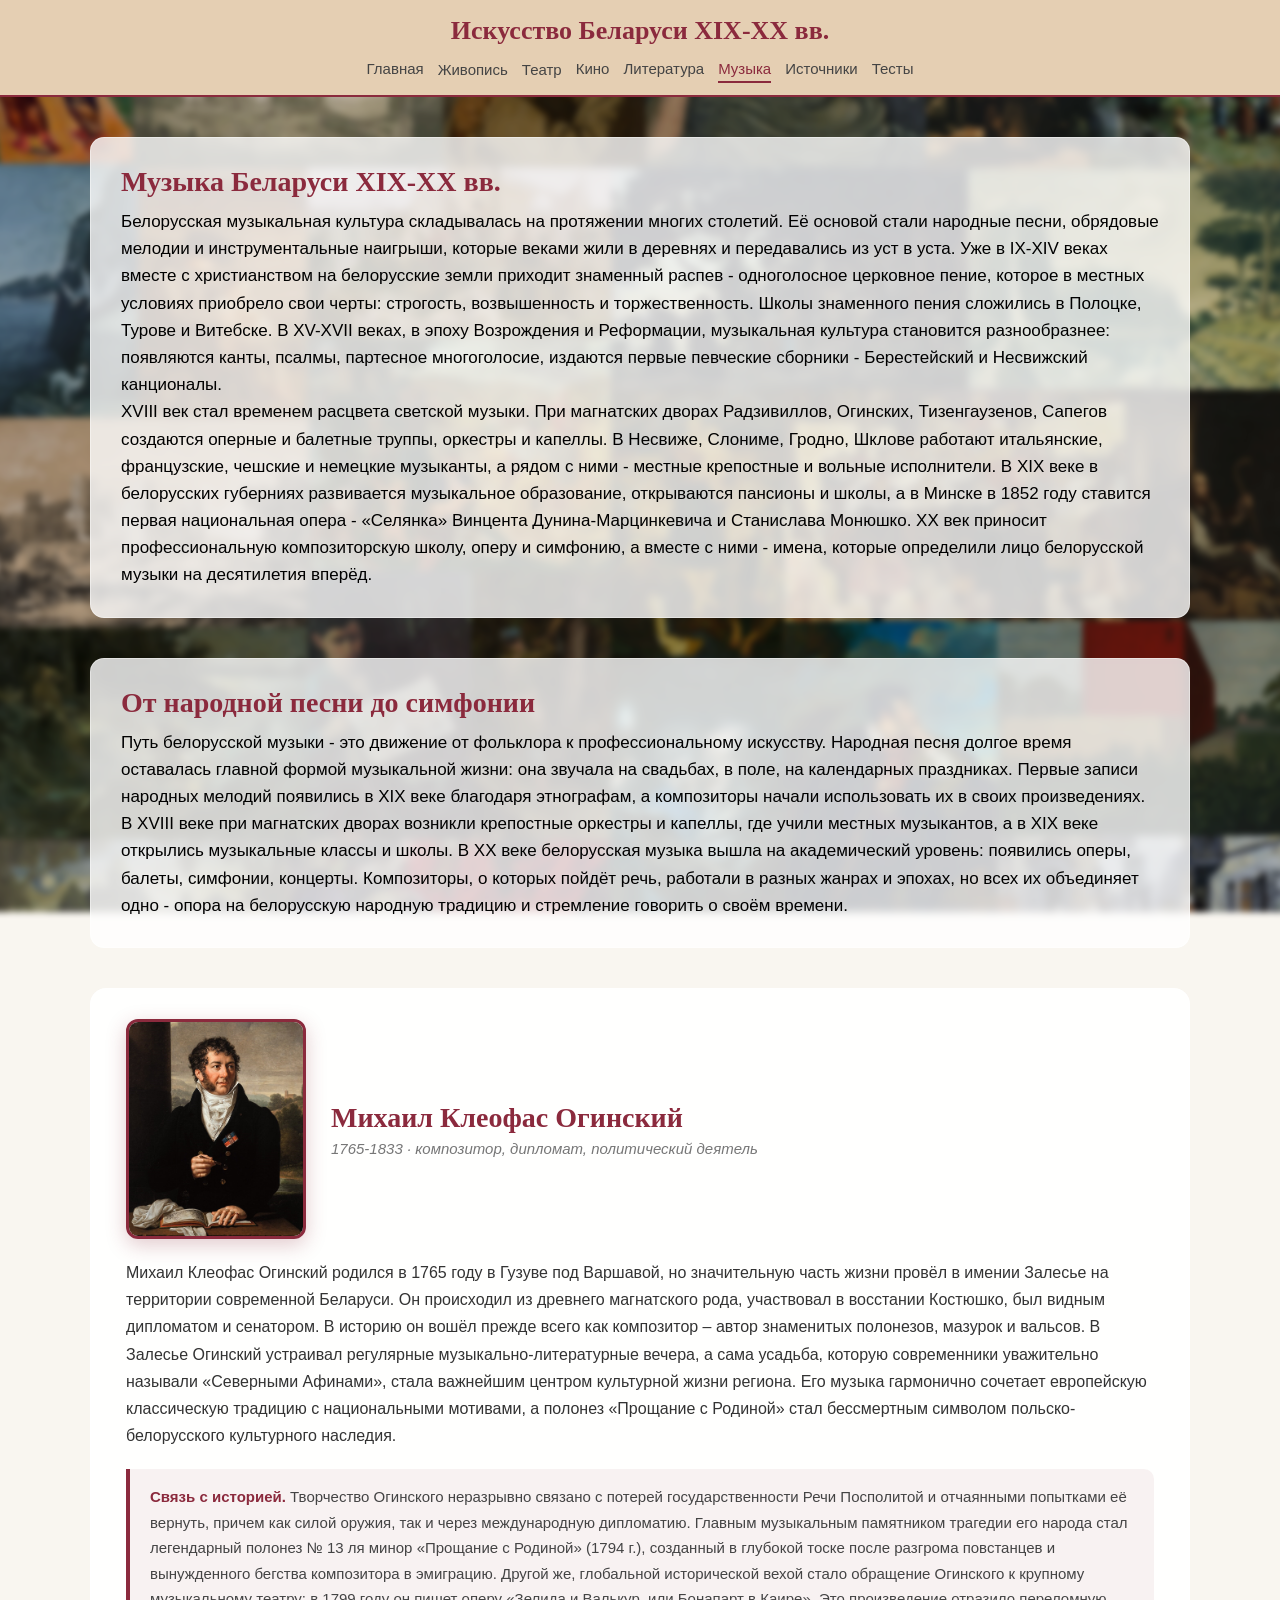
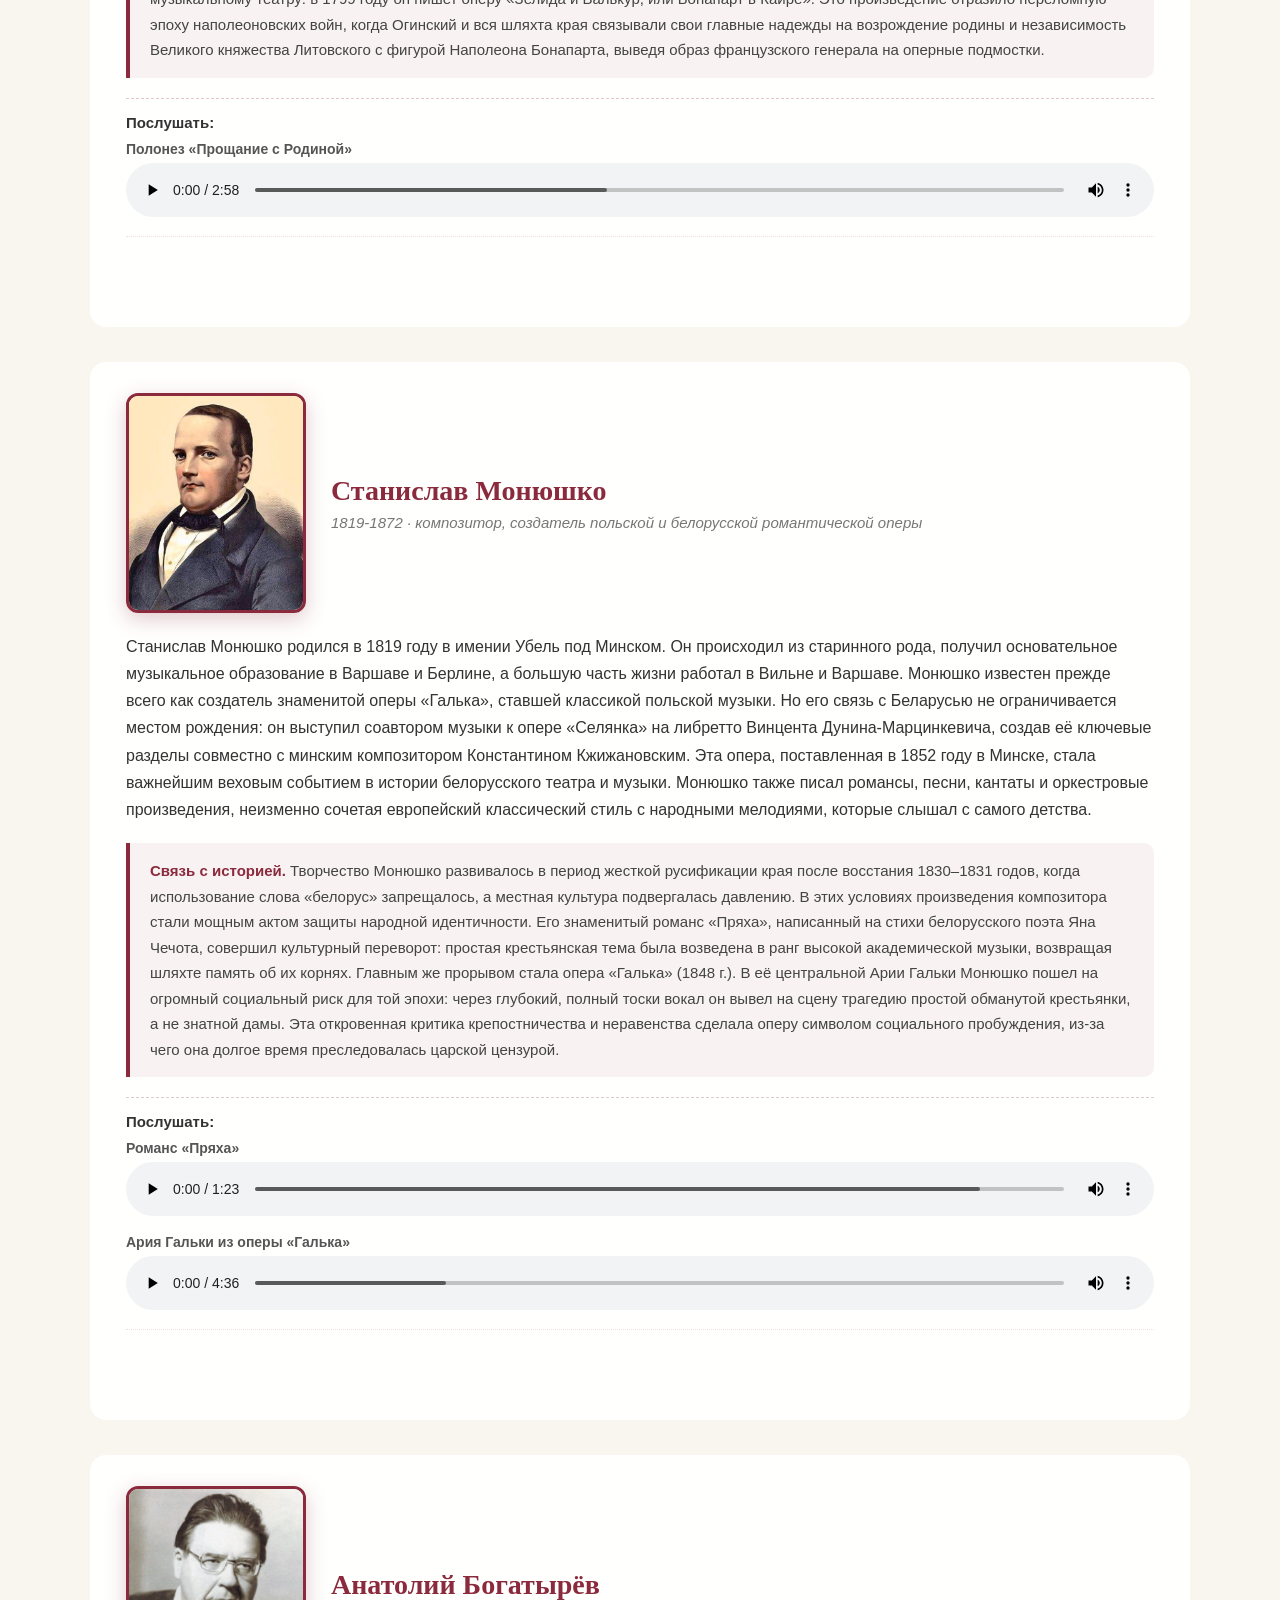
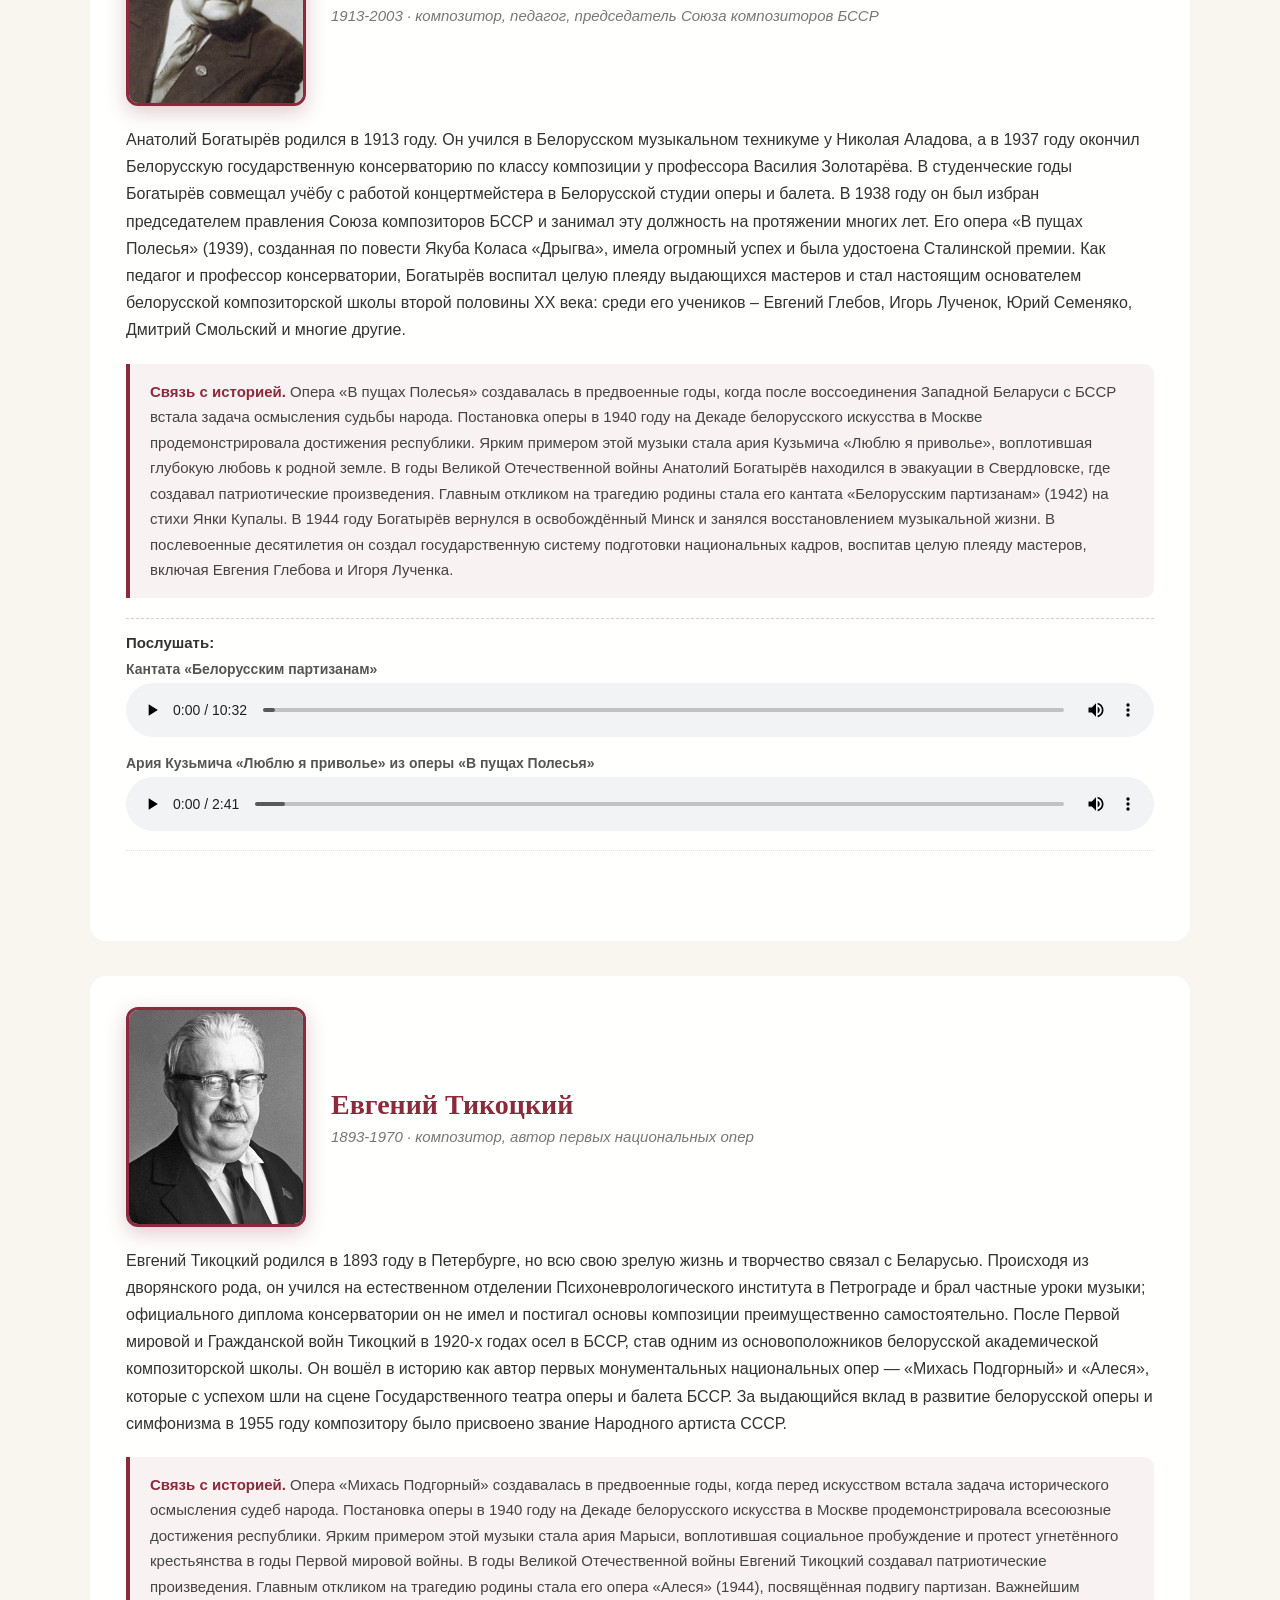
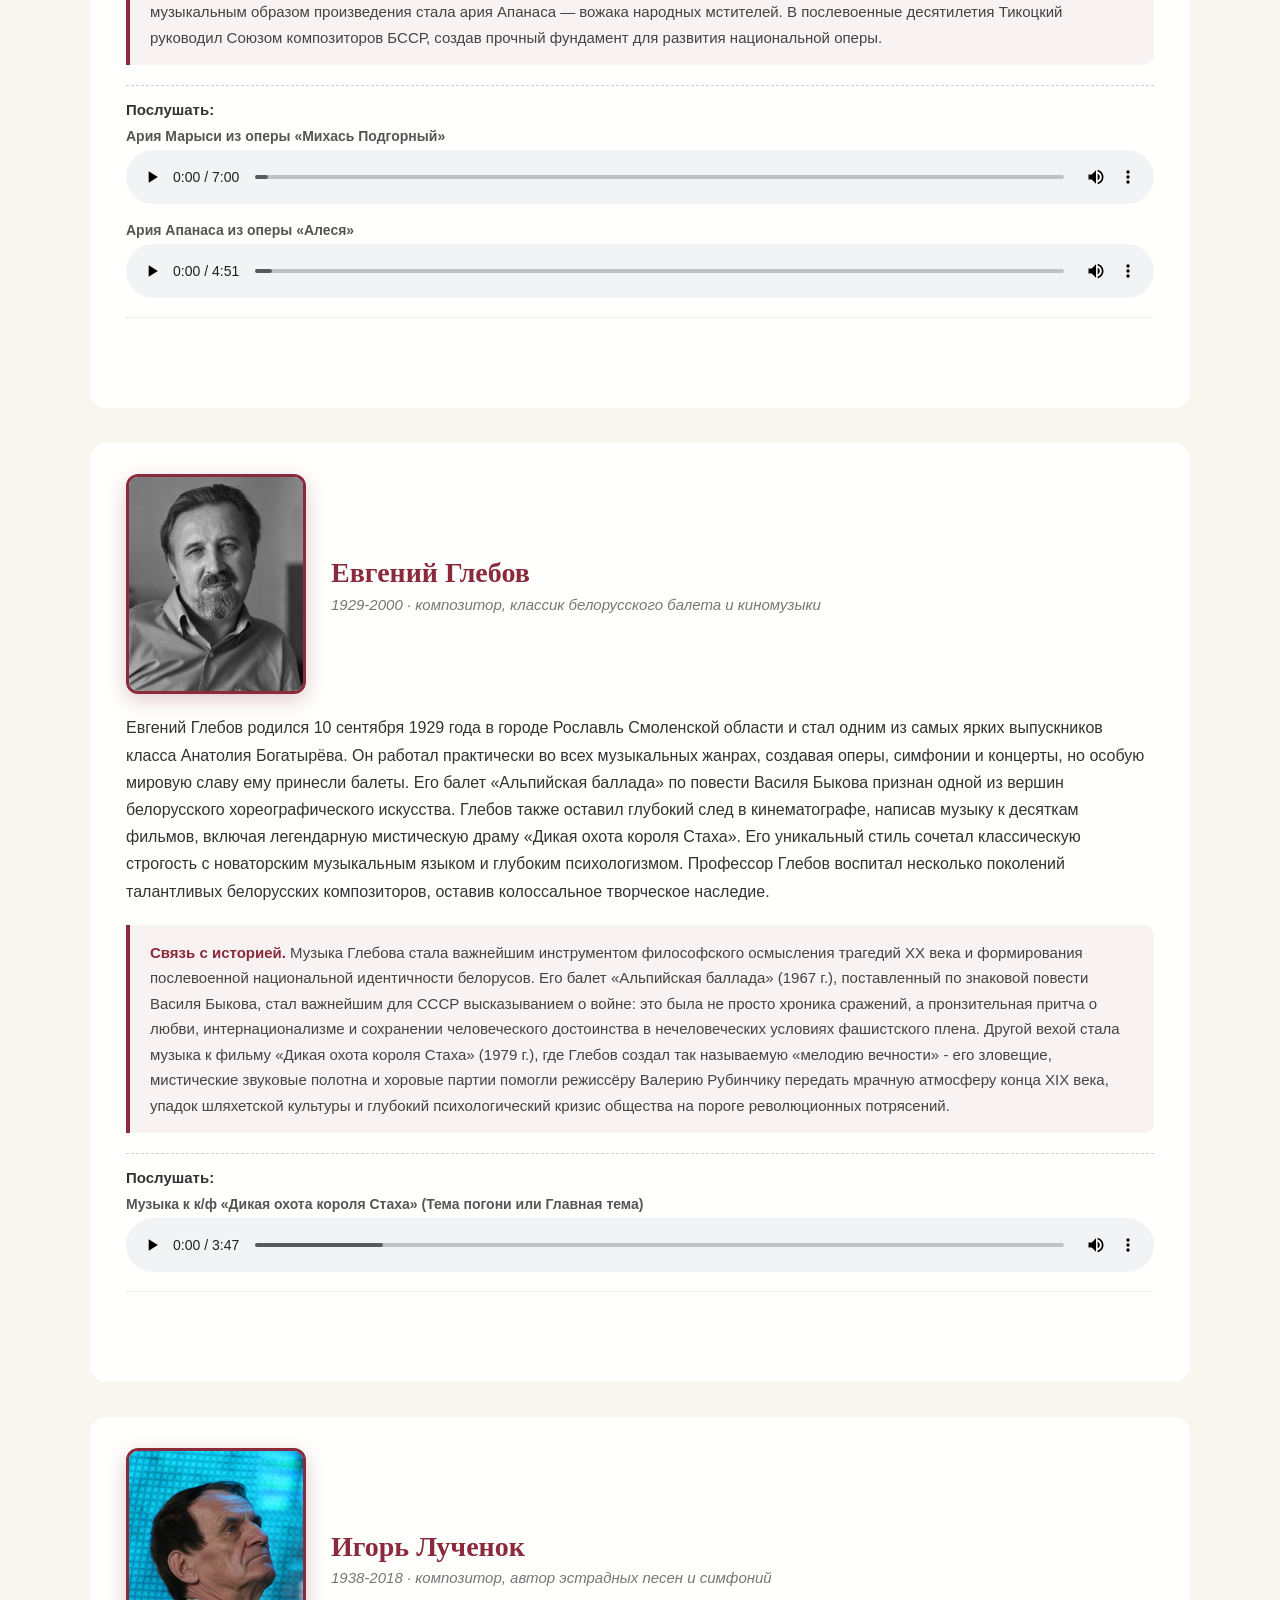
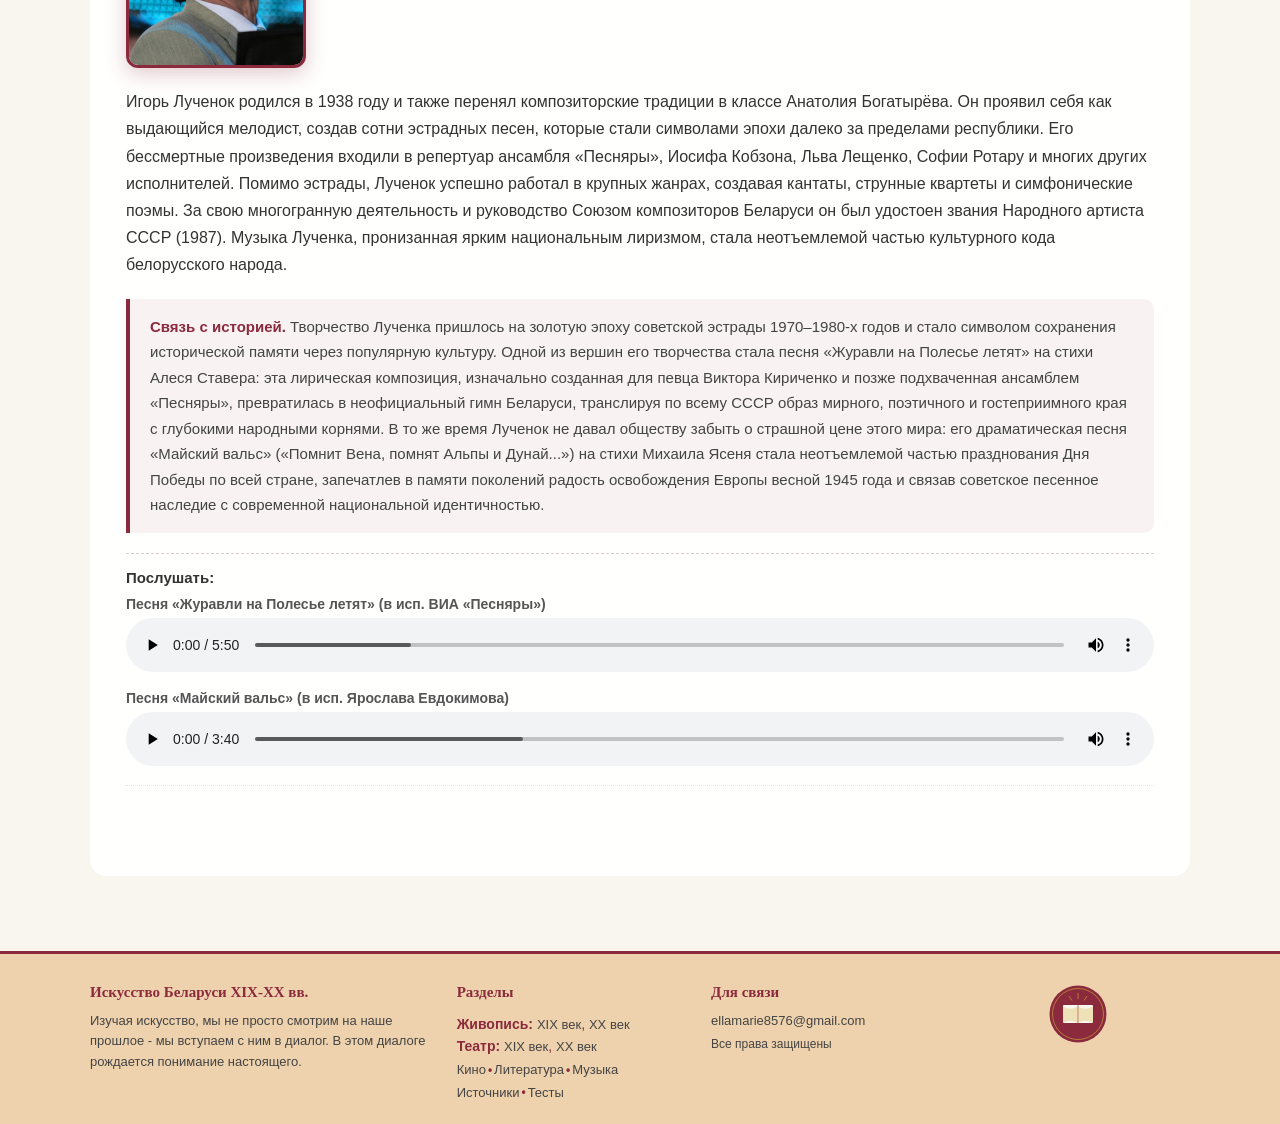
<file: music.html>
<!DOCTYPE html>
<html lang="ru">
<head>
    <meta charset="UTF-8" />
    <meta name="viewport" content="width=device-width, initial-scale=1.0" />
    <title>Музыка - Искусство Беларуси XIX-XX вв.</title>
    <link rel="stylesheet" href="style.css" />
    <style>
        .composer-block {
            background: rgba(255, 255, 255, 0.92);
            backdrop-filter: blur(3px);
            padding: 30px 35px;
            border-radius: 16px;
            border: 1px solid rgba(255, 255, 255, 0.5);
            margin-bottom: 35px;
        }

        .composer-header {
            display: flex;
            align-items: center;
            gap: 25px;
            margin-bottom: 20px;
            flex-wrap: wrap;
        }

        .composer-photo {
            width: 180px;
            height: 220px;
            object-fit: cover;
            border-radius: 12px;
            border: 3px solid var(--color-accent);
            box-shadow: 0 6px 20px rgba(139, 42, 61, 0.25);
            flex-shrink: 0;
        }

        .composer-title {
            font-family: 'Gelasio', serif;
            color: var(--color-accent);
            font-size: 28px;
            margin: 0;
            line-height: 1.2;
        }

        .composer-subtitle {
            font-family: 'Segoe UI', Arial, sans-serif;
            font-size: 15px;
            color: #777;
            margin-top: 6px;
            font-style: italic;
        }

        .composer-text {
            font-family: 'Segoe UI', Arial, sans-serif;
            font-size: 16px;
            line-height: 1.7;
            color: #333;
            margin-bottom: 15px;
        }

        .history-block {
            background: rgba(139, 42, 61, 0.06);
            border-left: 4px solid var(--color-accent);
            padding: 15px 20px;
            border-radius: 0 10px 10px 0;
            margin: 20px 0;
        }

        .history-block p {
            font-family: 'Segoe UI', Arial, sans-serif;
            font-size: 15px;
            line-height: 1.7;
            color: #444;
            margin: 0;
        }

        .history-block strong {
            color: var(--color-accent);
        }

        .audio-block {
            margin-top: 20px;
            padding-top: 15px;
            border-top: 1px dashed rgba(139, 42, 61, 0.25);
        }

        .audio-block > p {
            font-family: 'Segoe UI', Arial, sans-serif;
            font-size: 15px;
            font-weight: 600;
            color: #333;
            margin-bottom: 10px;
        }

        .audio-item {
            margin-bottom: 14px;
        }

        .audio-title {
            font-family: 'Segoe UI', Arial, sans-serif;
            font-size: 14px;
            font-weight: 600;
            color: #555;
            margin: 0 0 6px;
        }

        .audio-item audio {
            width: 100%;
            margin-bottom: 0;
        }

        .extra-space {
            min-height: 60px;
            margin-top: 15px;
            border-top: 1px dotted rgba(139, 42, 61, 0.15);
            padding-top: 10px;
        }

        /* ===== ЗАГОЛОВКИ ТЕКСТОВЫХ БЛОКОВ ===== */
        .music-section-title {
            font-family: 'Georgia', serif;
            color: var(--color-accent);
            font-size: 28px;
            margin-bottom: 10px;
        }

        /* ===== МОБИЛЬНАЯ АДАПТАЦИЯ КАРТОЧЕК ===== */
        @media (max-width: 600px) {
            .composer-block {
                padding: 18px 16px;
                margin-bottom: 22px;
                border-radius: 12px;
            }

            .composer-header {
                flex-direction: column;
                align-items: center;
                text-align: center;
                gap: 14px;
            }

            .composer-photo {
                width: 160px;
                height: 200px;
            }

            .composer-title {
                font-size: 21px;
            }

            .composer-subtitle {
                font-size: 13px;
            }

            .composer-text {
                font-size: 15px;
                line-height: 1.6;
                text-align: left;
            }

            .history-block {
                padding: 12px 14px;
                margin: 15px 0;
                border-radius: 0 8px 8px 0;
            }

            .history-block p {
                font-size: 14px;
                line-height: 1.6;
            }

            .audio-block {
                margin-top: 15px;
                padding-top: 12px;
            }

            .audio-block > p {
                font-size: 14px;
            }

            .audio-title {
                font-size: 13px;
                line-height: 1.4;
            }

            .extra-space {
                min-height: 10px;
                margin-top: 6px;
                padding-top: 6px;
            }

            .music-section-title {
                font-size: 22px;
            }
        }

        @media (max-width: 400px) {
            .composer-block {
                padding: 14px 12px;
            }

            .composer-photo {
                width: 140px;
                height: 175px;
            }

            .composer-title {
                font-size: 19px;
            }

            .composer-subtitle {
                font-size: 12px;
            }

            .composer-text,
            .history-block p {
                font-size: 14px;
            }

            .audio-block > p {
                font-size: 13px;
            }

            .music-section-title {
                font-size: 20px;
            }
        }
    </style>
</head>
<body>

    <div class="page-bg"></div>

    <header>
        <h1>Искусство Беларуси XIX-XX вв.</h1>
        <nav>
            <a href="index.html">Главная</a>

            <div class="dropdown">
                <span class="dropbtn">Живопись</span>
                <div class="dropdown-content">
                    <a href="painting-19.html">XIX век</a>
                    <a href="painting-20.html">XX век</a>
                </div>
            </div>

            <div class="dropdown">
                <span class="dropbtn">Театр</span>
                <div class="dropdown-content">
                    <a href="theater-19.html">XIX век</a>
                    <a href="theater-20.html">XX век</a>
                </div>
            </div>

            <a href="cinema.html">Кино</a>
            <a href="literature.html">Литература</a>
            <a href="music.html" class="active">Музыка</a>
            <a href="sources.html">Источники</a>
            <a href="tests.html">Тесты</a>
        </nav>
    </header>

    <main>

        <!-- ===== ВЕРХНИЙ БЛОК ===== -->
        <div class="literature-text-block">
            <h2 class="music-section-title">Музыка Беларуси XIX-XX вв.</h2>
            <p>
                Белорусская музыкальная культура складывалась на протяжении многих столетий. Её основой стали народные песни, обрядовые мелодии и инструментальные наигрыши, которые веками жили в деревнях и передавались из уст в уста. Уже в IX-XIV веках вместе с христианством на белорусские земли приходит знаменный распев - одноголосное церковное пение, которое в местных условиях приобрело свои черты: строгость, возвышенность и торжественность. Школы знаменного пения сложились в Полоцке, Турове и Витебске. В XV-XVII веках, в эпоху Возрождения и Реформации, музыкальная культура становится разнообразнее: появляются канты, псалмы, партесное многоголосие, издаются первые певческие сборники - Берестейский и Несвижский канционалы.
            </p>
            <p>
                XVIII век стал временем расцвета светской музыки. При магнатских дворах Радзивиллов, Огинских, Тизенгаузенов, Сапегов создаются оперные и балетные труппы, оркестры и капеллы. В Несвиже, Слониме, Гродно, Шклове работают итальянские, французские, чешские и немецкие музыканты, а рядом с ними - местные крепостные и вольные исполнители. В XIX веке в белорусских губерниях развивается музыкальное образование, открываются пансионы и школы, а в Минске в 1852 году ставится первая национальная опера - «Селянка» Винцента Дунина-Марцинкевича и Станислава Монюшко. XX век приносит профессиональную композиторскую школу, оперу и симфонию, а вместе с ними - имена, которые определили лицо белорусской музыки на десятилетия вперёд.
            </p>
        </div>

        <!-- ===== ВВОДНЫЙ БЛОК О ЭПОХАХ ===== -->
        <div class="literature-text-block" style="margin-top: 20px;">
            <h2 class="music-section-title">От народной песни до симфонии</h2>
            <p>
                Путь белорусской музыки - это движение от фольклора к профессиональному искусству. Народная песня долгое время оставалась главной формой музыкальной жизни: она звучала на свадьбах, в поле, на календарных праздниках. Первые записи народных мелодий появились в XIX веке благодаря этнографам, а композиторы начали использовать их в своих произведениях. В XVIII веке при магнатских дворах возникли крепостные оркестры и капеллы, где учили местных музыкантов, а в XIX веке открылись музыкальные классы и школы. В XX веке белорусская музыка вышла на академический уровень: появились оперы, балеты, симфонии, концерты. Композиторы, о которых пойдёт речь, работали в разных жанрах и эпохах, но всех их объединяет одно - опора на белорусскую народную традицию и стремление говорить о своём времени.
            </p>
        </div>

        <!-- ===== КОМПОЗИТОР 1: МИХАИЛ КЛЕОФАС ОГИНСКИЙ ===== -->
        <div class="composer-block">
            <div class="composer-header">
                <img src="oginskiy.jpg" alt="Михаил Клеофас Огинский" class="composer-photo" />
                <div>
                    <h3 class="composer-title">Михаил Клеофас Огинский</h3>
                    <p class="composer-subtitle">1765-1833 · композитор, дипломат, политический деятель</p>
                </div>
            </div>

            <p class="composer-text">
                Михаил Клеофас Огинский родился в 1765 году в Гузуве под Варшавой, но значительную часть жизни провёл в имении Залесье на территории современной Беларуси. Он происходил из древнего магнатского рода, участвовал в восстании Костюшко, был видным дипломатом и сенатором. В историю он вошёл прежде всего как композитор – автор знаменитых полонезов, мазурок и вальсов. В Залесье Огинский устраивал регулярные музыкально-литературные вечера, а сама усадьба, которую современники уважительно называли «Северными Афинами», стала важнейшим центром культурной жизни региона. Его музыка гармонично сочетает европейскую классическую традицию с национальными мотивами, а полонез «Прощание с Родиной» стал бессмертным символом польско-белорусского культурного наследия.
            </p>

            <div class="history-block">
                <p>
                    <strong>Связь с историей.</strong> Творчество Огинского неразрывно связано с потерей государственности Речи Посполитой и отчаянными попытками её вернуть, причем как силой оружия, так и через международную дипломатию. Главным музыкальным памятником трагедии его народа стал легендарный полонез № 13 ля минор «Прощание с Родиной» (1794 г.), созданный в глубокой тоске после разгрома повстанцев и вынужденного бегства композитора в эмиграцию. Другой же, глобальной исторической вехой стало обращение Огинского к крупному музыкальному театру: в 1799 году он пишет оперу «Зелида и Валькур, или Бонапарт в Каире». Это произведение отразило переломную эпоху наполеоновских войн, когда Огинский и вся шляхта края связывали свои главные надежды на возрождение родины и независимость Великого княжества Литовского с фигурой Наполеона Бонапарта, выведя образ французского генерала на оперные подмостки.
                </p>
            </div>

            <div class="audio-block">
                <p>Послушать:</p>

                <div class="audio-item">
                    <p class="audio-title">Полонез «Прощание с Родиной»</p>
                    <audio controls>
                        <source src="music_1.mp3" type="audio/mpeg" />
                        Ваш браузер не поддерживает аудио.
                    </audio>
                </div>
            </div>

            <div class="extra-space"></div>
        </div>

        <!-- ===== КОМПОЗИТОР 2: СТАНИСЛАВ МОНЮШКО ===== -->
        <div class="composer-block">
            <div class="composer-header">
                <img src="monyshko.jpg" alt="Станислав Монюшко" class="composer-photo" />
                <div>
                    <h3 class="composer-title">Станислав Монюшко</h3>
                    <p class="composer-subtitle">1819-1872 · композитор, создатель польской и белорусской романтической оперы</p>
                </div>
            </div>

            <p class="composer-text">
                Станислав Монюшко родился в 1819 году в имении Убель под Минском. Он происходил из старинного рода, получил основательное музыкальное образование в Варшаве и Берлине, а большую часть жизни работал в Вильне и Варшаве. Монюшко известен прежде всего как создатель знаменитой оперы «Галька», ставшей классикой польской музыки. Но его связь с Беларусью не ограничивается местом рождения: он выступил соавтором музыки к опере «Селянка» на либретто Винцента Дунина-Марцинкевича, создав её ключевые разделы совместно с минским композитором Константином Кжижановским. Эта опера, поставленная в 1852 году в Минске, стала важнейшим веховым событием в истории белорусского театра и музыки. Монюшко также писал романсы, песни, кантаты и оркестровые произведения, неизменно сочетая европейский классический стиль с народными мелодиями, которые слышал с самого детства.
            </p>

            <div class="history-block">
                <p>
                    <strong>Связь с историей.</strong> Творчество Монюшко развивалось в период жесткой русификации края после восстания 1830–1831 годов, когда использование слова «белорус» запрещалось, а местная культура подвергалась давлению. В этих условиях произведения композитора стали мощным актом защиты народной идентичности. Его знаменитый романс «Пряха», написанный на стихи белорусского поэта Яна Чечота, совершил культурный переворот: простая крестьянская тема была возведена в ранг высокой академической музыки, возвращая шляхте память об их корнях. Главным же прорывом стала опера «Галька» (1848 г.). В её центральной Арии Гальки Монюшко пошел на огромный социальный риск для той эпохи: через глубокий, полный тоски вокал он вывел на сцену трагедию простой обманутой крестьянки, а не знатной дамы. Эта откровенная критика крепостничества и неравенства сделала оперу символом социального пробуждения, из-за чего она долгое время преследовалась царской цензурой.
                </p>
            </div>

            <div class="audio-block">
                <p>Послушать:</p>

                <div class="audio-item">
                    <p class="audio-title">Романс «Пряха»</p>
                    <audio controls>
                        <source src="music_3.mp3" type="audio/mpeg" />
                        Ваш браузер не поддерживает аудио.
                    </audio>
                </div>

                <div class="audio-item">
                    <p class="audio-title">Ария Гальки из оперы «Галька»</p>
                    <audio controls>
                        <source src="music_4.mp3" type="audio/mpeg" />
                        Ваш браузер не поддерживает аудио.
                    </audio>
                </div>
            </div>

            <div class="extra-space"></div>
        </div>

        <!-- ===== КОМПОЗИТОР 3: АНАТОЛИЙ БОГАТЫРЁВ ===== -->
        <div class="composer-block">
            <div class="composer-header">
                <img src="bogatirev.jpg" alt="Анатолий Богатырёв" class="composer-photo" />
                <div>
                    <h3 class="composer-title">Анатолий Богатырёв</h3>
                    <p class="composer-subtitle">1913-2003 · композитор, педагог, председатель Союза композиторов БССР</p>
                </div>
            </div>

            <p class="composer-text">
                Анатолий Богатырёв родился в 1913 году. Он учился в Белорусском музыкальном техникуме у Николая Аладова, а в 1937 году окончил Белорусскую государственную консерваторию по классу композиции у профессора Василия Золотарёва. В студенческие годы Богатырёв совмещал учёбу с работой концертмейстера в Белорусской студии оперы и балета. В 1938 году он был избран председателем правления Союза композиторов БССР и занимал эту должность на протяжении многих лет. Его опера «В пущах Полесья» (1939), созданная по повести Якуба Коласа «Дрыгва», имела огромный успех и была удостоена Сталинской премии. Как педагог и профессор консерватории, Богатырёв воспитал целую плеяду выдающихся мастеров и стал настоящим основателем белорусской композиторской школы второй половины XX века: среди его учеников – Евгений Глебов, Игорь Лученок, Юрий Семеняко, Дмитрий Смольский и многие другие.
            </p>

            <div class="history-block">
                <p>
                    <strong>Связь с историей.</strong> Опера «В пущах Полесья» создавалась в предвоенные годы, когда после воссоединения Западной Беларуси с БССР встала задача осмысления судьбы народа. Постановка оперы в 1940 году на Декаде белорусского искусства в Москве продемонстрировала достижения республики. Ярким примером этой музыки стала ария Кузьмича «Люблю я приволье», воплотившая глубокую любовь к родной земле. В годы Великой Отечественной войны Анатолий Богатырёв находился в эвакуации в Свердловске, где создавал патриотические произведения. Главным откликом на трагедию родины стала его кантата «Белорусским партизанам» (1942) на стихи Янки Купалы. В 1944 году Богатырёв вернулся в освобождённый Минск и занялся восстановлением музыкальной жизни. В послевоенные десятилетия он создал государственную систему подготовки национальных кадров, воспитав целую плеяду мастеров, включая Евгения Глебова и Игоря Лученка.
                </p>
            </div>

            <div class="audio-block">
                <p>Послушать:</p>

                <div class="audio-item">
                    <p class="audio-title">Кантата «Белорусским партизанам»</p>
                    <audio controls>
                        <source src="music_5.mp3" type="audio/mpeg" />
                        Ваш браузер не поддерживает аудио.
                    </audio>
                </div>

                <div class="audio-item">
                    <p class="audio-title">Ария Кузьмича «Люблю я приволье» из оперы «В пущах Полесья»</p>
                    <audio controls>
                        <source src="music_6.mp3" type="audio/mpeg" />
                        Ваш браузер не поддерживает аудио.
                    </audio>
                </div>
            </div>

            <div class="extra-space"></div>
        </div>

        <!-- ===== КОМПОЗИТОР 4: ЕВГЕНИЙ ТИКОЦКИЙ ===== -->
        <div class="composer-block">
            <div class="composer-header">
                <img src="tikotskiy.jpg" alt="Евгений Тикоцкий" class="composer-photo" />
                <div>
                    <h3 class="composer-title">Евгений Тикоцкий</h3>
                    <p class="composer-subtitle">1893-1970 · композитор, автор первых национальных опер</p>
                </div>
            </div>

            <p class="composer-text">
                Евгений Тикоцкий родился в 1893 году в Петербурге, но всю свою зрелую жизнь и творчество связал с Беларусью. Происходя из дворянского рода, он учился на естественном отделении Психоневрологического института в Петрограде и брал частные уроки музыки; официального диплома консерватории он не имел и постигал основы композиции преимущественно самостоятельно. После Первой мировой и Гражданской войн Тикоцкий в 1920-х годах осел в БССР, став одним из основоположников белорусской академической композиторской школы. Он вошёл в историю как автор первых монументальных национальных опер — «Михась Подгорный» и «Алеся», которые с успехом шли на сцене Государственного театра оперы и балета БССР. За выдающийся вклад в развитие белорусской оперы и симфонизма в 1955 году композитору было присвоено звание Народного артиста СССР.
            </p>

            <div class="history-block">
                <p>
                    <strong>Связь с историей.</strong> Опера «Михась Подгорный» создавалась в предвоенные годы, когда перед искусством встала задача исторического осмысления судеб народа. Постановка оперы в 1940 году на Декаде белорусского искусства в Москве продемонстрировала всесоюзные достижения республики. Ярким примером этой музыки стала ария Марыси, воплотившая социальное пробуждение и протест угнетённого крестьянства в годы Первой мировой войны.
                    В годы Великой Отечественной войны Евгений Тикоцкий создавал патриотические произведения. Главным откликом на трагедию родины стала его опера «Алеся» (1944), посвящённая подвигу партизан. Важнейшим музыкальным образом произведения стала ария Апанаса — вожака народных мстителей. В послевоенные десятилетия Тикоцкий руководил Союзом композиторов БССР, создав прочный фундамент для развития национальной оперы.
                </p>
            </div>

            <div class="audio-block">
                <p>Послушать:</p>

                <div class="audio-item">
                    <p class="audio-title">Ария Марыси из оперы «Михась Подгорный»</p>
                    <audio controls>
                        <source src="music_7.mp3" type="audio/mpeg" />
                        Ваш браузер не поддерживает аудио.
                    </audio>
                </div>

                <div class="audio-item">
                    <p class="audio-title">Ария Апанаса из оперы «Алеся»</p>
                    <audio controls>
                        <source src="music_8.mp3" type="audio/mpeg" />
                        Ваш браузер не поддерживает аудио.
                    </audio>
                </div>
            </div>

            <div class="extra-space"></div>
        </div>

        <!-- ===== КОМПОЗИТОР 5: ЕВГЕНИЙ ГЛЕБОВ ===== -->
        <div class="composer-block">
            <div class="composer-header">
                <img src="glebov.jpg" alt="Евгений Глебов" class="composer-photo" />
                <div>
                    <h3 class="composer-title">Евгений Глебов</h3>
                    <p class="composer-subtitle">1929-2000 · композитор, классик белорусского балета и киномузыки</p>
                </div>
            </div>

            <p class="composer-text">
                Евгений Глебов родился 10 сентября 1929 года в городе Рославль Смоленской области и стал одним из самых ярких выпускников класса Анатолия Богатырёва. Он работал практически во всех музыкальных жанрах, создавая оперы, симфонии и концерты, но особую мировую славу ему принесли балеты. Его балет «Альпийская баллада» по повести Василя Быкова признан одной из вершин белорусского хореографического искусства. Глебов также оставил глубокий след в кинематографе, написав музыку к десяткам фильмов, включая легендарную мистическую драму «Дикая охота короля Стаха». Его уникальный стиль сочетал классическую строгость с новаторским музыкальным языком и глубоким психологизмом. Профессор Глебов воспитал несколько поколений талантливых белорусских композиторов, оставив колоссальное творческое наследие.
            </p>

            <div class="history-block">
                <p>
                    <strong>Связь с историей.</strong> Музыка Глебова стала важнейшим инструментом философского осмысления трагедий XX века и формирования послевоенной национальной идентичности белорусов. Его балет «Альпийская баллада» (1967 г.), поставленный по знаковой повести Василя Быкова, стал важнейшим для СССР высказыванием о войне: это была не просто хроника сражений, а пронзительная притча о любви, интернационализме и сохранении человеческого достоинства в нечеловеческих условиях фашистского плена. Другой вехой стала музыка к фильму «Дикая охота короля Стаха» (1979 г.), где Глебов создал так называемую «мелодию вечности» - его зловещие, мистические звуковые полотна и хоровые партии помогли режиссёру Валерию Рубинчику передать мрачную атмосферу конца XIX века, упадок шляхетской культуры и глубокий психологический кризис общества на пороге революционных потрясений.
                </p>
            </div>

            <div class="audio-block">
                <p>Послушать:</p>

                <div class="audio-item">
                    <p class="audio-title">Музыка к к/ф «Дикая охота короля Стаха» (Тема погони или Главная тема)</p>
                    <audio controls>
                        <source src="music_10.mp3" type="audio/mpeg" />
                        Ваш браузер не поддерживает аудио.
                    </audio>
                </div>
            </div>

            <div class="extra-space"></div>
        </div>

        <!-- ===== КОМПОЗИТОР 6: ИГОРЬ ЛУЧЕНОК ===== -->
        <div class="composer-block">
            <div class="composer-header">
                <img src="luchenok.jpg" alt="Игорь Лученок" class="composer-photo" />
                <div>
                    <h3 class="composer-title">Игорь Лученок</h3>
                    <p class="composer-subtitle">1938-2018 · композитор, автор эстрадных песен и симфоний</p>
                </div>
            </div>

            <p class="composer-text">
                Игорь Лученок родился в 1938 году и также перенял композиторские традиции в классе Анатолия Богатырёва. Он проявил себя как выдающийся мелодист, создав сотни эстрадных песен, которые стали символами эпохи далеко за пределами республики. Его бессмертные произведения входили в репертуар ансамбля «Песняры», Иосифа Кобзона, Льва Лещенко, Софии Ротару и многих других исполнителей. Помимо эстрады, Лученок успешно работал в крупных жанрах, создавая кантаты, струнные квартеты и симфонические поэмы. За свою многогранную деятельность и руководство Союзом композиторов Беларуси он был удостоен звания Народного артиста СССР (1987). Музыка Лученка, пронизанная ярким национальным лиризмом, стала неотъемлемой частью культурного кода белорусского народа.
            </p>

            <div class="history-block">
                <p>
                    <strong>Связь с историей.</strong> Творчество Лученка пришлось на золотую эпоху советской эстрады 1970–1980-х годов и стало символом сохранения исторической памяти через популярную культуру. Одной из вершин его творчества стала песня «Журавли на Полесье летят» на стихи Алеся Ставера: эта лирическая композиция, изначально созданная для певца Виктора Кириченко и позже подхваченная ансамблем «Песняры», превратилась в неофициальный гимн Беларуси, транслируя по всему СССР образ мирного, поэтичного и гостеприимного края с глубокими народными корнями. В то же время Лученок не давал обществу забыть о страшной цене этого мира: его драматическая песня «Майский вальс» («Помнит Вена, помнят Альпы и Дунай...») на стихи Михаила Ясеня стала неотъемлемой частью празднования Дня Победы по всей стране, запечатлев в памяти поколений радость освобождения Европы весной 1945 года и связав советское песенное наследие с современной национальной идентичностью.
                </p>
            </div>

            <div class="audio-block">
                <p>Послушать:</p>

                <div class="audio-item">
                    <p class="audio-title">Песня «Журавли на Полесье летят» (в исп. ВИА «Песняры»)</p>
                    <audio controls>
                        <source src="music_11.mp3" type="audio/mpeg" />
                        Ваш браузер не поддерживает аудио.
                    </audio>
                </div>

                <div class="audio-item">
                    <p class="audio-title">Песня «Майский вальс» (в исп. Ярослава Евдокимова)</p>
                    <audio controls>
                        <source src="music_12.mp3" type="audio/mpeg" />
                        Ваш браузер не поддерживает аудио.
                    </audio>
                </div>
            </div>

            <div class="extra-space"></div>
        </div>

    </main>

    <footer>
        <div class="footer-inner">
            <div>
                <h4>Искусство Беларуси XIX-XX вв.</h4>
                <p>Изучая искусство, мы не просто смотрим на наше прошлое - мы вступаем с ним в диалог. В этом диалоге рождается понимание настоящего.</p>
            </div>
            <div>
                <h4>Разделы</h4>
                <div class="footer-links-compact">
                    <div><strong>Живопись:</strong> <a href="painting-19.html">XIX век</a>, <a href="painting-20.html">XX век</a></div>
                    <div><strong>Театр:</strong> <a href="theater-19.html">XIX век</a>, <a href="theater-20.html">XX век</a></div>
                    <div class="footer-links-row">
                        <a href="cinema.html">Кино</a>
                        <span class="nav-separator">•</span>
                        <a href="literature.html">Литература</a>
                        <span class="nav-separator">•</span>
                        <a href="music.html">Музыка</a>
                    </div>
                    <div class="footer-links-row">
                        <a href="sources.html">Источники</a>
                        <span class="nav-separator">•</span>
                        <a href="tests.html">Тесты</a>
                    </div>
                </div>
            </div>
            <div>
                <h4>Для связи</h4>
                <p>ellamarie8576@gmail.com</p>
                <p class="small">Все права защищены</p>
            </div>
            <div class="footer-logo">
                <svg width="60" height="60" viewBox="0 0 200 200" xmlns="http://www.w3.org/2000/svg">
                    <circle cx="100" cy="100" r="95" fill="#8B2A3D" />
                    <circle cx="100" cy="100" r="85" fill="none" stroke="#D4AF37" stroke-width="2" />
                    <rect x="50" y="70" width="100" height="60" rx="3" fill="#F9F6F0" />
                    <line x1="100" y1="70" x2="100" y2="130" stroke="#8B2A3D" stroke-width="2" />
                    <path d="M50 75 Q75 90 100 75 L100 130 Q75 115 50 130 Z" fill="#D4AF37" opacity="0.3" />
                    <path d="M100 75 Q125 90 150 75 L150 130 Q125 115 100 130 Z" fill="#D4AF37" opacity="0.3" />
                    <line x1="100" y1="50" x2="100" y2="30" stroke="#D4AF37" stroke-width="2" />
                    <line x1="80" y1="55" x2="70" y2="40" stroke="#D4AF37" stroke-width="2" />
                    <line x1="120" y1="55" x2="130" y2="40" stroke="#D4AF37" stroke-width="2" />
                </svg>
            </div>
        </div>
    </footer>

</body>
</html>
</file>
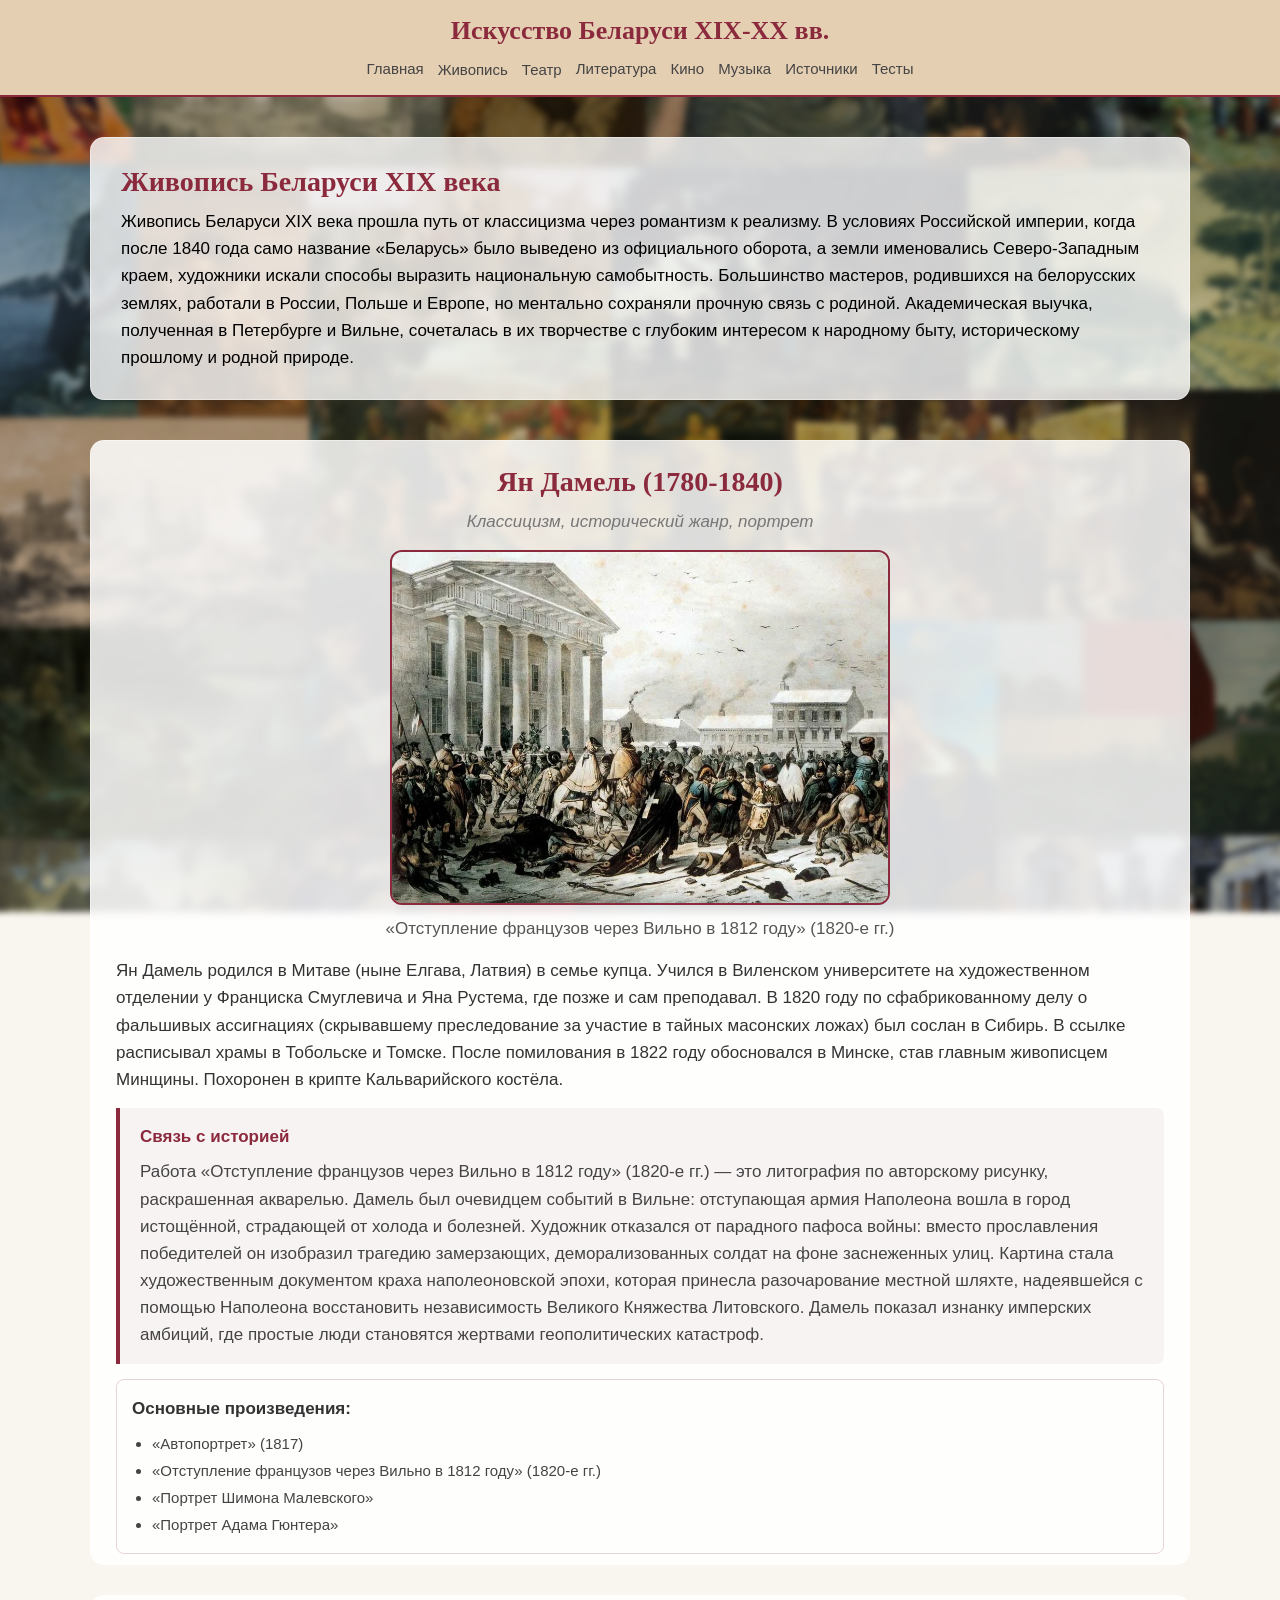
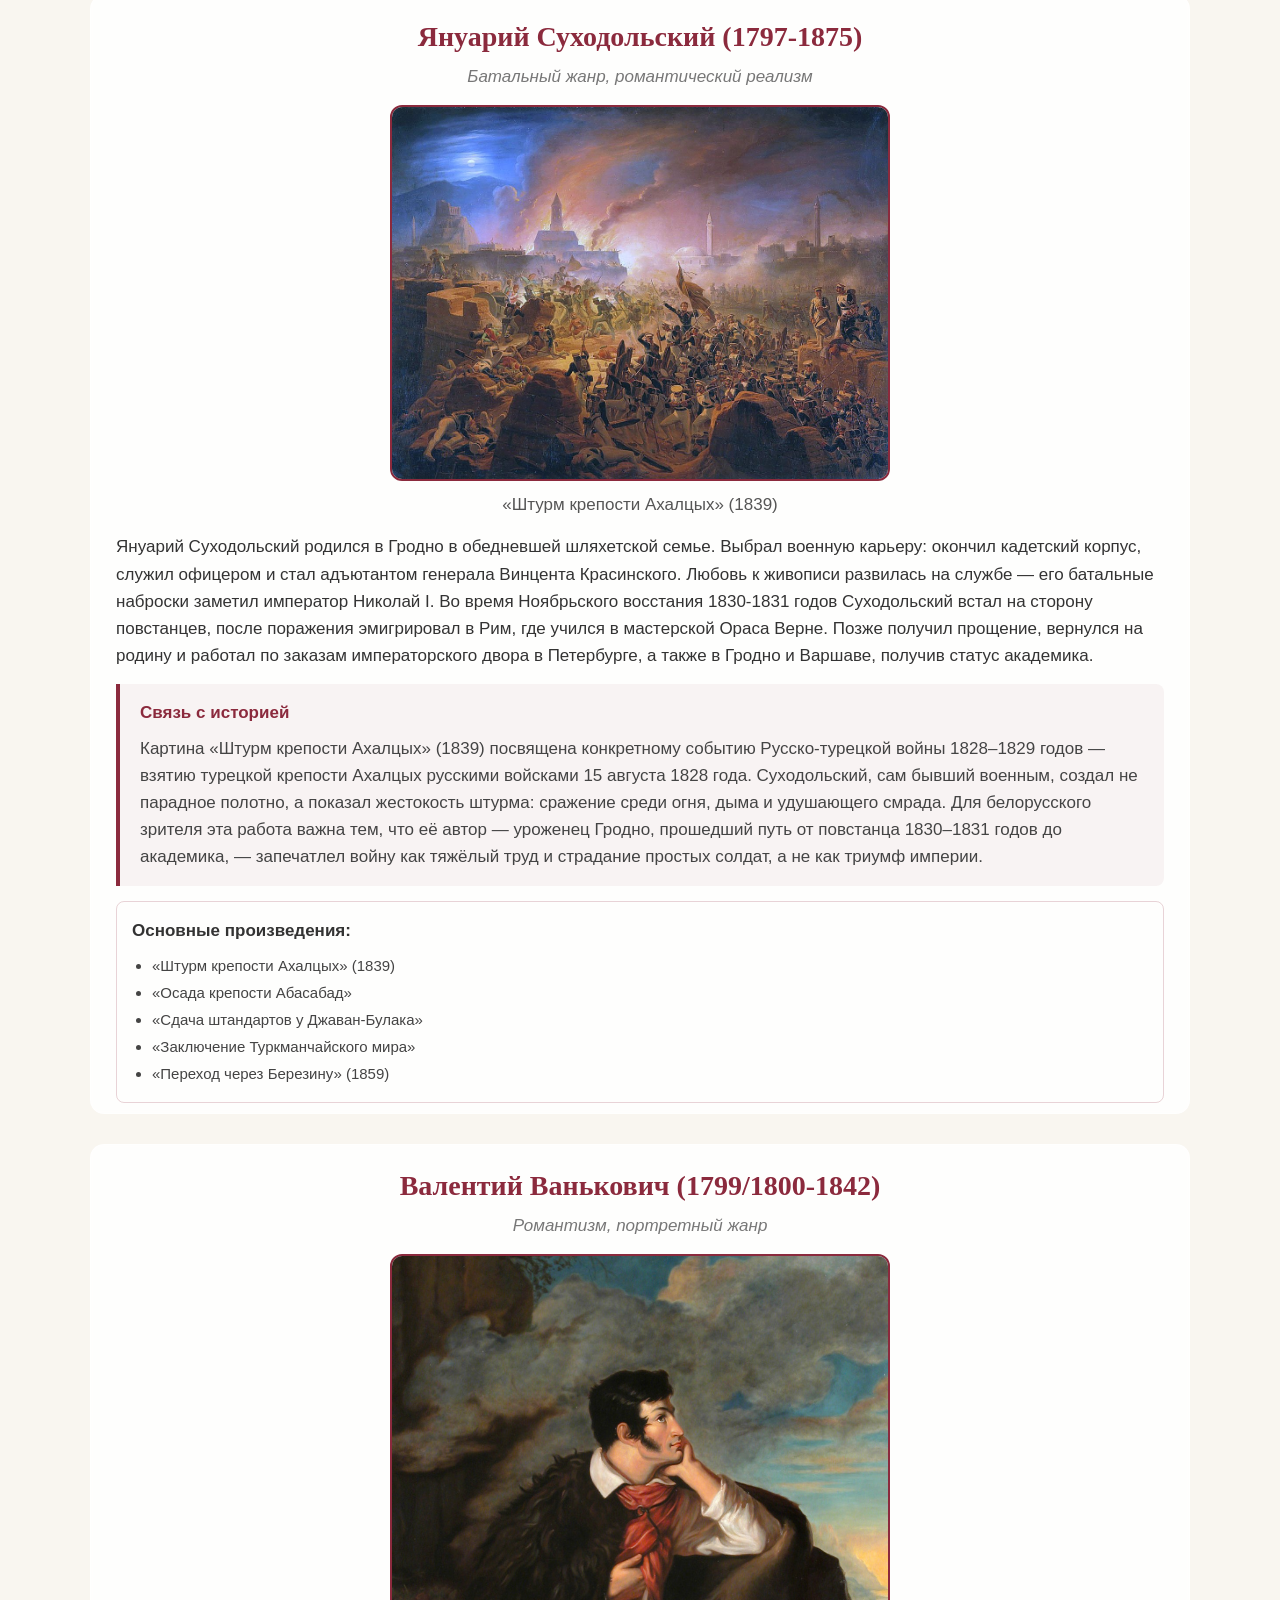
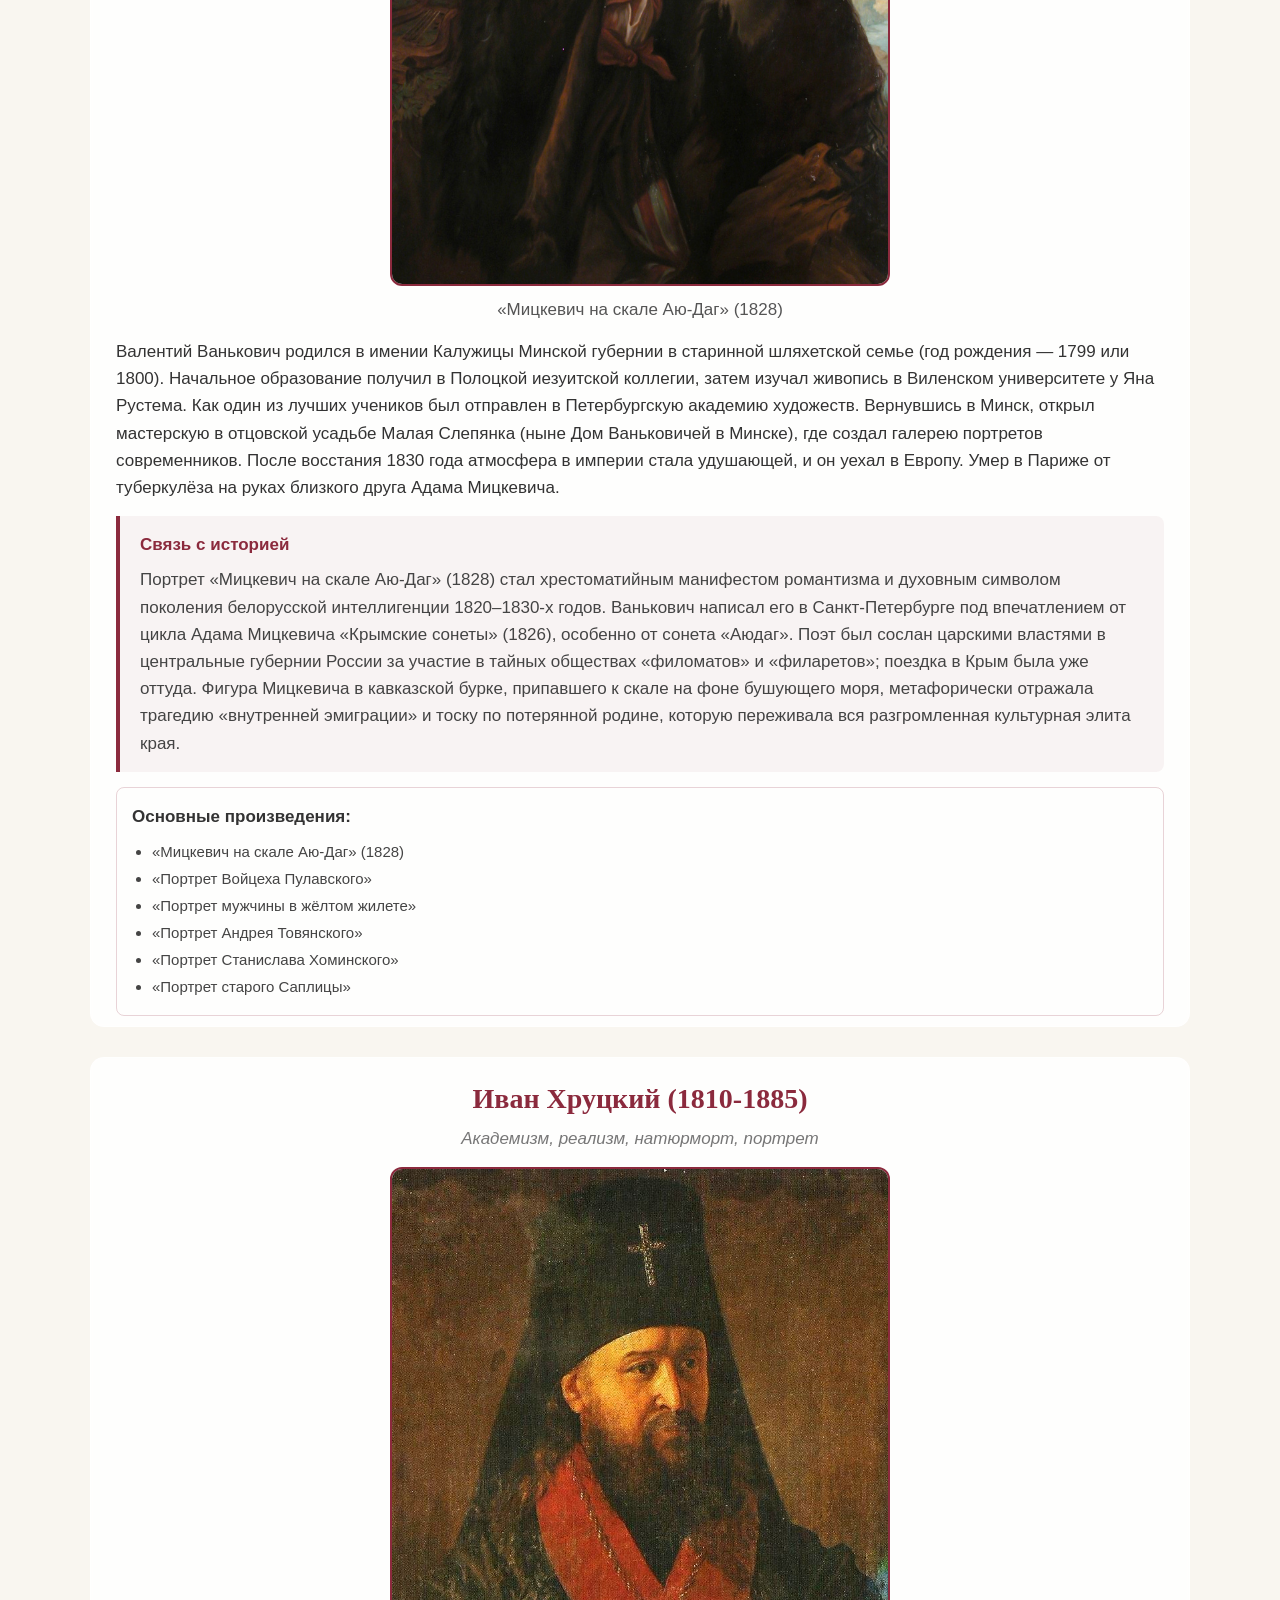
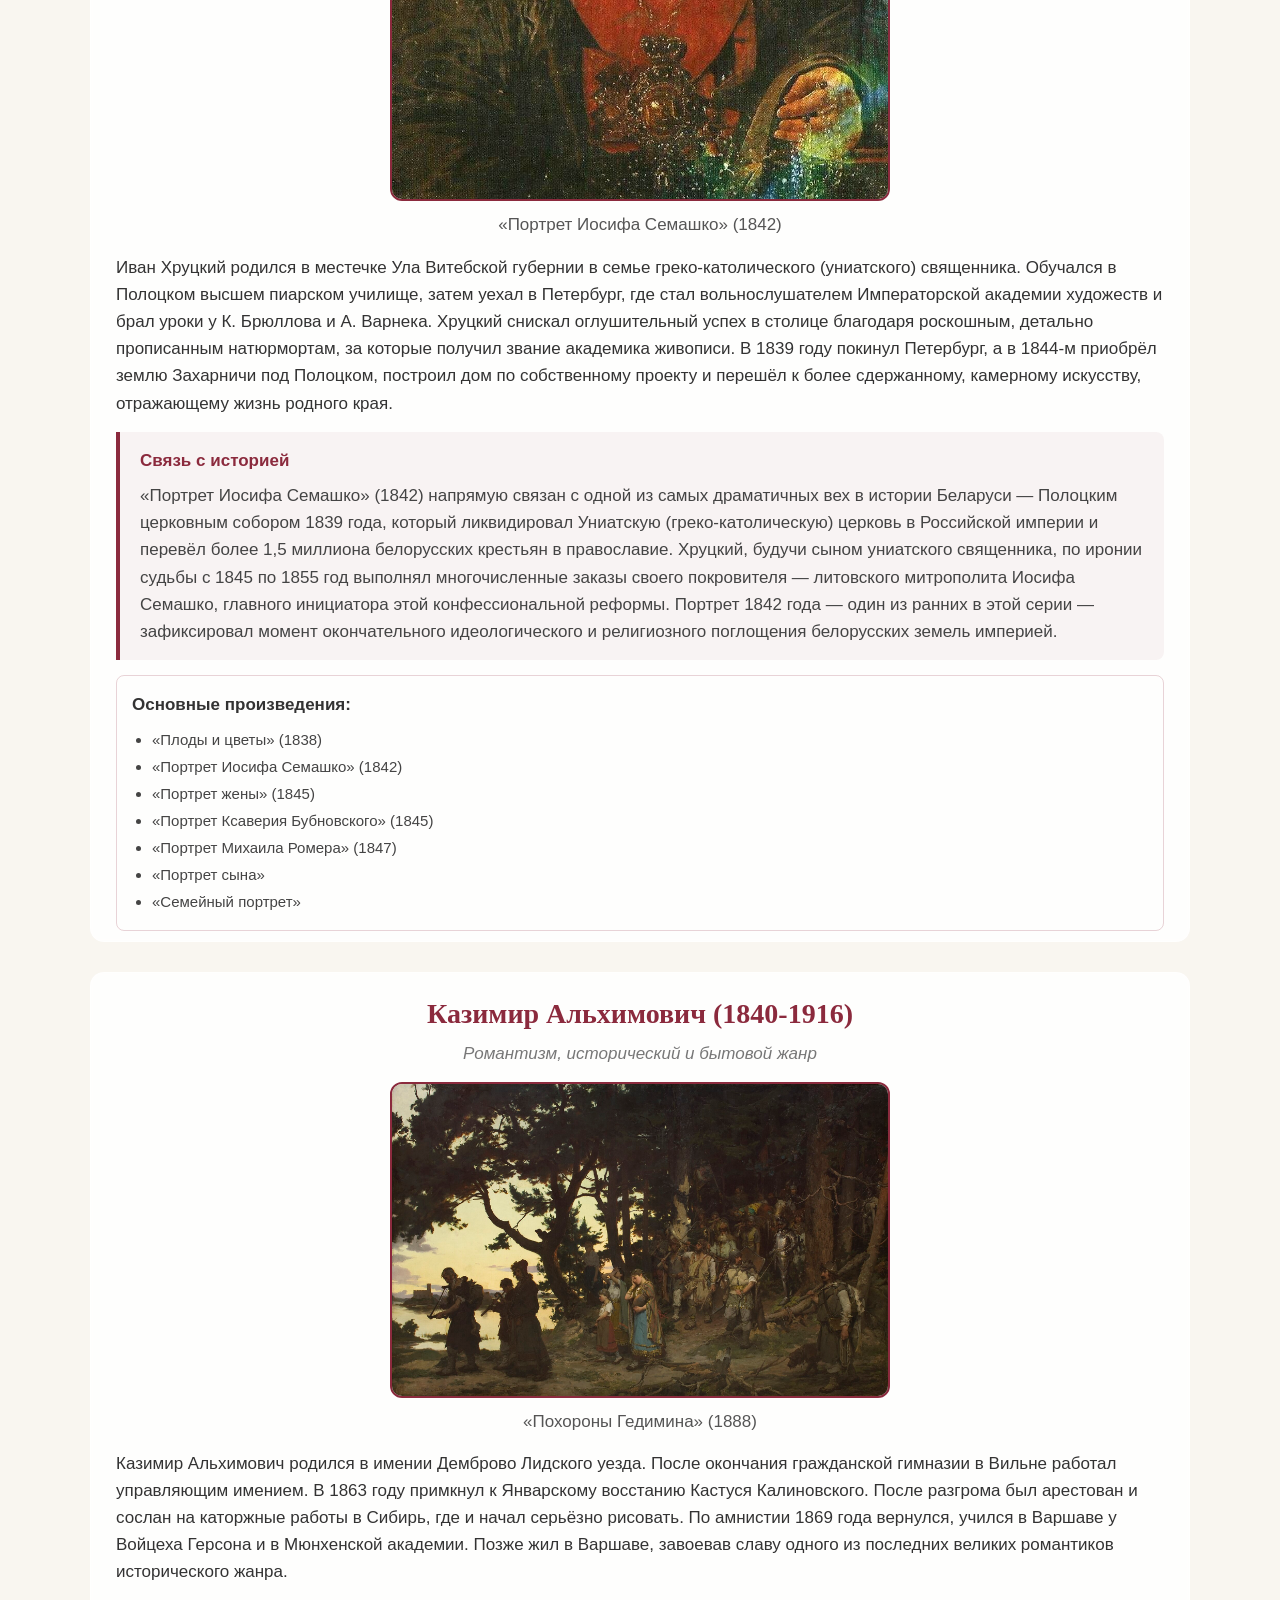
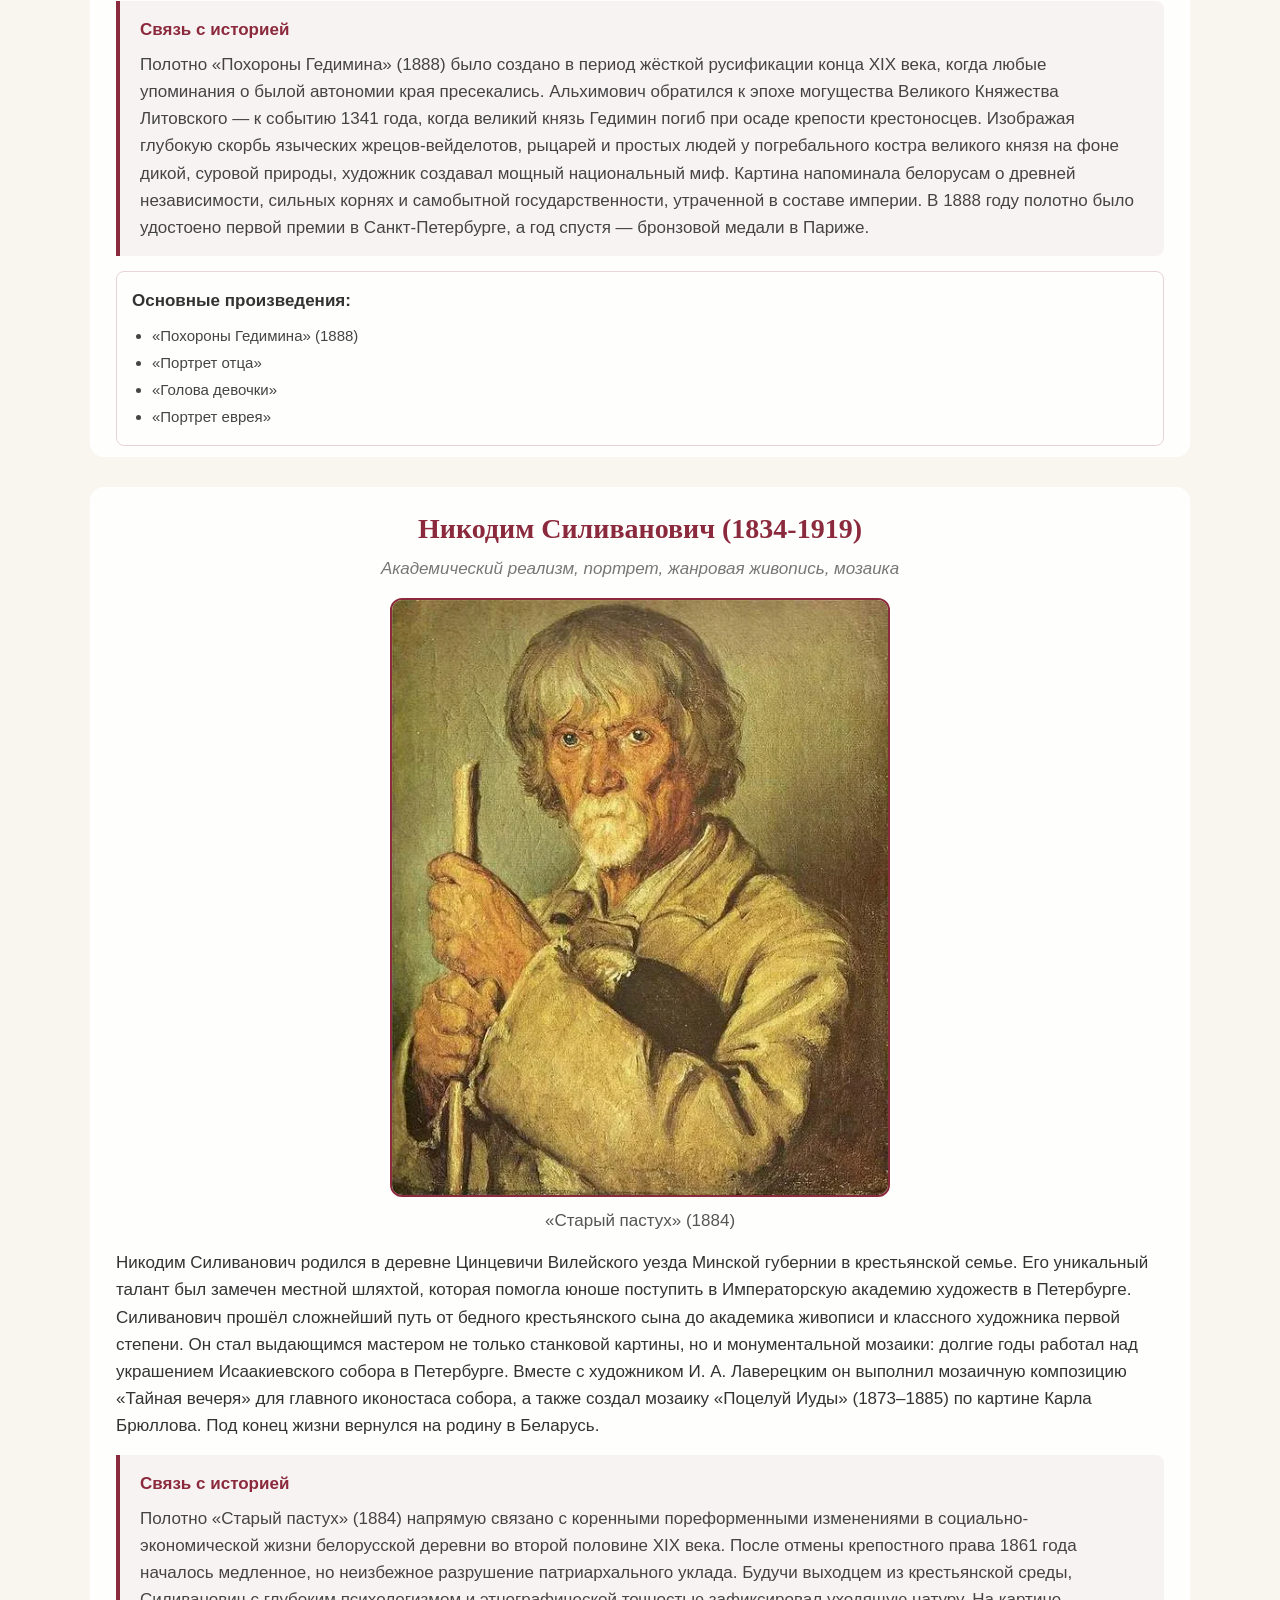
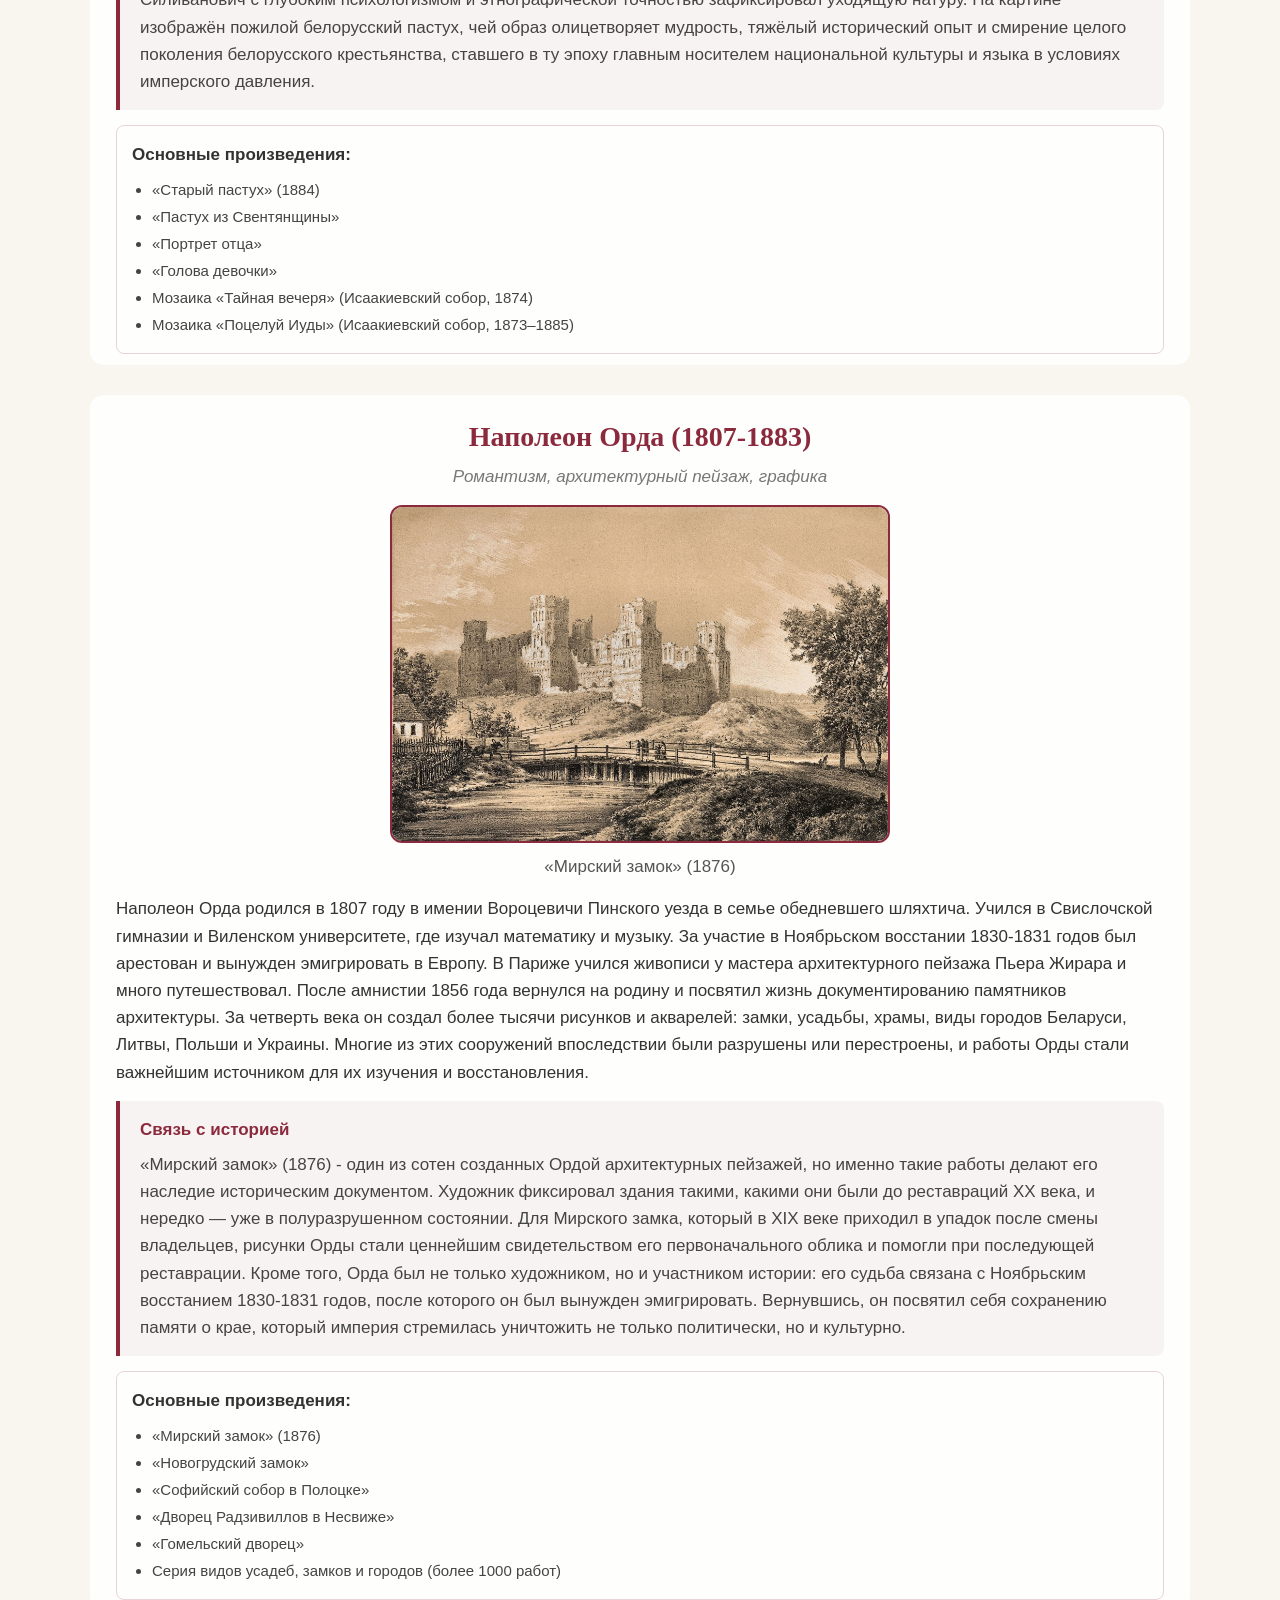
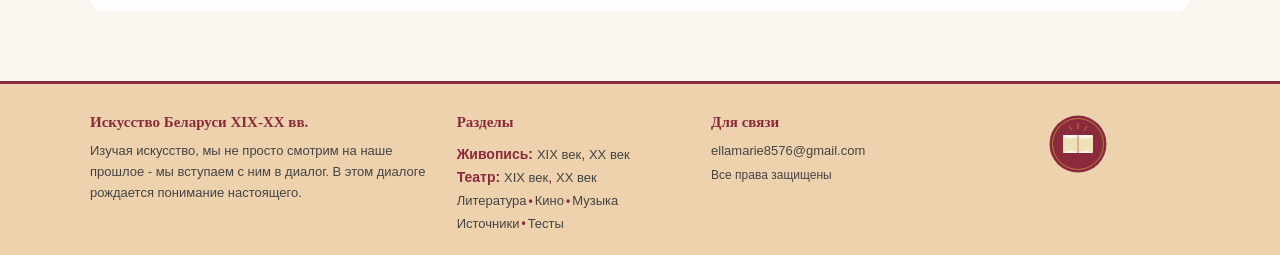
<file: painting-19.html>
<!DOCTYPE html>
<html lang="ru">
<head>
    <meta charset="UTF-8" />
    <meta name="viewport" content="width=device-width, initial-scale=1.0" />
    <title>Живопись XIX века - Искусство Беларуси</title>
    <link rel="stylesheet" href="style.css" />
    <style>
        /* ===== ЗАГОЛОВОК РАЗДЕЛА ===== */
        .painting-section-title {
            font-family: 'Georgia', serif;
            color: var(--color-accent);
            font-size: 28px;
            margin-bottom: 10px;
        }

        /* ===== КАРТОЧКА ХУДОЖНИКА ===== */
        .artist-block {
            padding: 25px 25px 10px 25px;
            margin-bottom: 30px;
        }

        .artist-name {
            font-family: 'Gelasio', serif;
            color: var(--color-accent);
            font-size: 28px;
            margin-bottom: 10px;
            text-align: center;
        }

        .artist-style {
            text-align: center;
            font-family: 'Segoe UI', Arial, sans-serif;
            font-size: 15px;
            color: #777;
            font-style: italic;
            margin-bottom: 15px;
        }

        .artist-image-wrap {
            text-align: center;
            margin-bottom: 15px;
        }

        .artist-image {
            width: 100%;
            max-width: 500px;
            border-radius: 12px;
            border: 2px solid var(--color-accent);
        }

        .image-caption {
            font-family: 'Segoe UI', Arial, sans-serif;
            font-size: 13px;
            color: #555;
            margin-top: 6px;
        }

        .artist-bio {
            font-family: 'Segoe UI', Arial, sans-serif;
            font-size: 16px;
            line-height: 1.7;
            color: #333;
        }

        /* ===== БЛОК «СВЯЗЬ С ИСТОРИЕЙ» ===== */
        .history-note {
            background: rgba(139, 42, 61, 0.05);
            border-left: 4px solid var(--color-accent);
            padding: 15px 20px;
            margin: 15px 0;
            border-radius: 0 8px 8px 0;
        }

        .history-note-title {
            font-family: 'Segoe UI', Arial, sans-serif;
            font-size: 15px;
            font-weight: 600;
            color: var(--color-accent);
            margin-bottom: 8px;
        }

        .history-note-text {
            font-family: 'Segoe UI', Arial, sans-serif;
            font-size: 15px;
            line-height: 1.7;
            color: #444;
            margin: 0;
        }

        /* ===== БЛОК «ОСНОВНЫЕ ПРОИЗВЕДЕНИЯ» ===== */
        .works-block {
            margin-top: 15px;
            padding: 15px;
            border: 1px solid rgba(139, 42, 61, 0.2);
            border-radius: 8px;
        }

        .works-title {
            font-family: 'Segoe UI', Arial, sans-serif;
            font-size: 15px;
            font-weight: 600;
            color: #333;
            margin-bottom: 8px;
        }

        .works-list {
            font-family: 'Segoe UI', Arial, sans-serif;
            font-size: 15px;
            line-height: 1.8;
            color: #444;
            margin: 0;
            padding-left: 20px;
        }

        /* ===== МОБИЛЬНАЯ АДАПТАЦИЯ ===== */
        @media (max-width: 768px) {
            .painting-section-title {
                font-size: 22px;
            }

            .artist-block {
                padding: 18px 16px 8px 16px;
                margin-bottom: 22px;
                border-radius: 12px;
            }

            .artist-name {
                font-size: 21px;
            }

            .artist-style {
                font-size: 13px;
            }

            .artist-bio {
                font-size: 15px;
                line-height: 1.6;
            }

            .history-note {
                padding: 12px 14px;
                margin: 12px 0;
                border-radius: 0 8px 8px 0;
            }

            .history-note-title {
                font-size: 14px;
            }

            .history-note-text {
                font-size: 14px;
                line-height: 1.6;
            }

            .works-block {
                padding: 12px 14px;
                margin-top: 12px;
            }

            .works-title {
                font-size: 14px;
            }

            .works-list {
                font-size: 14px;
                line-height: 1.6;
                padding-left: 18px;
            }

            .image-caption {
                font-size: 12px;
            }
        }

        @media (max-width: 400px) {
            .painting-section-title {
                font-size: 20px;
            }

            .artist-block {
                padding: 14px 12px 6px 12px;
            }

            .artist-name {
                font-size: 19px;
            }

            .artist-bio,
            .history-note-text,
            .works-list {
                font-size: 14px;
            }

            .artist-style,
            .history-note-title,
            .works-title {
                font-size: 13px;
            }
        }
    </style>
</head>
<body>

    <div class="page-bg"></div>

    <header>
        <h1>Искусство Беларуси XIX-XX вв.</h1>
        <nav>
            <a href="index.html">Главная</a>

            <div class="dropdown">
                <span class="dropbtn">Живопись</span>
                <div class="dropdown-content">
                    <a href="painting-19.html" class="active">XIX век</a>
                    <a href="painting-20.html">XX век</a>
                </div>
            </div>

            <div class="dropdown">
                <span class="dropbtn">Театр</span>
                <div class="dropdown-content">
                    <a href="theater-19.html">XIX век</a>
                    <a href="theater-20.html">XX век</a>
                </div>
            </div>

            <a href="literature.html">Литература</a>
            <a href="cinema.html">Кино</a>
            <a href="music.html">Музыка</a>
            <a href="sources.html">Источники</a>
            <a href="tests.html">Тесты</a>
        </nav>
    </header>

    <main>

        <!-- ===== ВВЕДЕНИЕ ===== -->
        <div class="literature-text-block">
            <h2 class="painting-section-title">Живопись Беларуси XIX века</h2>
            <p>
                Живопись Беларуси XIX века прошла путь от классицизма через романтизм к реализму. В условиях Российской империи, когда после 1840 года само название «Беларусь» было выведено из официального оборота, а земли именовались Северо-Западным краем, художники искали способы выразить национальную самобытность. Большинство мастеров, родившихся на белорусских землях, работали в России, Польше и Европе, но ментально сохраняли прочную связь с родиной. Академическая выучка, полученная в Петербурге и Вильне, сочеталась в их творчестве с глубоким интересом к народному быту, историческому прошлому и родной природе.
            </p>
        </div>

        <!-- ===== ЯН ДАМЕЛЬ ===== -->
        <div class="hero-text artist-block">
            <h3 class="artist-name">Ян Дамель (1780-1840)</h3>
            <p class="artist-style">Классицизм, исторический жанр, портрет</p>

            <div class="artist-image-wrap">
                <img src="damel.webp" alt="Отступление французов через Вильно в 1812 году" class="artist-image" />
                <p class="image-caption">«Отступление французов через Вильно в 1812 году» (1820-е гг.)</p>
            </div>

            <p class="artist-bio">
                Ян Дамель родился в Митаве (ныне Елгава, Латвия) в семье купца.
                Учился в Виленском университете на художественном отделении
                у Франциска Смуглевича и Яна Рустема, где позже и сам преподавал.
                В 1820 году по сфабрикованному делу о фальшивых ассигнациях
                (скрывавшему преследование за участие в тайных масонских ложах)
                был сослан в Сибирь. В ссылке расписывал храмы в Тобольске и Томске.
                После помилования в 1822 году обосновался в Минске, став главным
                живописцем Минщины. Похоронен в крипте Кальварийского костёла.
            </p>

            <div class="history-note">
                <p class="history-note-title">Связь с историей</p>
                <p class="history-note-text">
                    Работа «Отступление французов через Вильно в 1812 году» (1820-е гг.) — это литография по авторскому рисунку, раскрашенная акварелью. Дамель был очевидцем событий в Вильне: отступающая армия Наполеона вошла в город истощённой, страдающей от холода и болезней. Художник отказался от парадного пафоса войны: вместо прославления победителей он изобразил трагедию замерзающих, деморализованных солдат на фоне заснеженных улиц. Картина стала художественным документом краха наполеоновской эпохи, которая принесла разочарование местной шляхте, надеявшейся с помощью Наполеона восстановить независимость Великого Княжества Литовского. Дамель показал изнанку имперских амбиций, где простые люди становятся жертвами геополитических катастроф.
                </p>
            </div>

            <div class="works-block">
                <p class="works-title">Основные произведения:</p>
                <ul class="works-list">
                    <li>«Автопортрет» (1817)</li>
                    <li>«Отступление французов через Вильно в 1812 году» (1820-е гг.)</li>
                    <li>«Портрет Шимона Малевского»</li>
                    <li>«Портрет Адама Гюнтера»</li>
                </ul>
            </div>
        </div>

        <!-- ===== ЯНУАРИЙ СУХОДОЛЬСКИЙ ===== -->
        <div class="hero-text artist-block">
            <h3 class="artist-name">Януарий Суходольский (1797-1875)</h3>
            <p class="artist-style">Батальный жанр, романтический реализм</p>

            <div class="artist-image-wrap">
                <img src="shturm.jpg" alt="Штурм крепости Ахалцых (1839)" class="artist-image" />
                <p class="image-caption">«Штурм крепости Ахалцых» (1839)</p>
            </div>

            <p class="artist-bio">
                Януарий Суходольский родился в Гродно в обедневшей шляхетской семье.
                Выбрал военную карьеру: окончил кадетский корпус, служил офицером
                и стал адъютантом генерала Винцента Красинского. Любовь к живописи
                развилась на службе — его батальные наброски заметил император
                Николай I. Во время Ноябрьского восстания 1830-1831 годов Суходольский
                встал на сторону повстанцев, после поражения эмигрировал в Рим,
                где учился в мастерской Ораса Верне. Позже получил прощение, вернулся
                на родину и работал по заказам императорского двора в Петербурге,
                а также в Гродно и Варшаве, получив статус академика.
            </p>

            <div class="history-note">
                <p class="history-note-title">Связь с историей</p>
                <p class="history-note-text">
                    Картина «Штурм крепости Ахалцых» (1839) посвящена конкретному событию Русско-турецкой войны 1828–1829 годов — взятию турецкой крепости Ахалцых русскими войсками 15 августа 1828 года. Суходольский, сам бывший военным, создал не парадное полотно, а показал жестокость штурма: сражение среди огня, дыма и удушающего смрада. Для белорусского зрителя эта работа важна тем, что её автор — уроженец Гродно, прошедший путь от повстанца 1830–1831 годов до академика, — запечатлел войну как тяжёлый труд и страдание простых солдат, а не как триумф империи.
                </p>
            </div>

            <div class="works-block">
                <p class="works-title">Основные произведения:</p>
                <ul class="works-list">
                    <li>«Штурм крепости Ахалцых» (1839)</li>
                    <li>«Осада крепости Абасабад»</li>
                    <li>«Сдача штандартов у Джаван-Булака»</li>
                    <li>«Заключение Туркманчайского мира»</li>
                    <li>«Переход через Березину» (1859)</li>
                </ul>
            </div>
        </div>

        <!-- ===== ВАЛЕНТИЙ ВАНЬКОВИЧ ===== -->
        <div class="hero-text artist-block">
            <h3 class="artist-name">Валентий Ванькович (1799/1800-1842)</h3>
            <p class="artist-style">Романтизм, портретный жанр</p>

            <div class="artist-image-wrap">
                <img src="mitskevich.jpg" alt="Мицкевич на скале Аю-Даг (1828)" class="artist-image" />
                <p class="image-caption">«Мицкевич на скале Аю-Даг» (1828)</p>
            </div>

            <p class="artist-bio">
                Валентий Ванькович родился в имении Калужицы Минской губернии
                в старинной шляхетской семье (год рождения — 1799 или 1800).
                Начальное образование получил в Полоцкой иезуитской коллегии,
                затем изучал живопись в Виленском университете у Яна Рустема.
                Как один из лучших учеников был отправлен в Петербургскую академию
                художеств. Вернувшись в Минск, открыл мастерскую в отцовской усадьбе
                Малая Слепянка (ныне Дом Ваньковичей в Минске), где создал галерею
                портретов современников. После восстания 1830 года атмосфера
                в империи стала удушающей, и он уехал в Европу. Умер в Париже
                от туберкулёза на руках близкого друга Адама Мицкевича.
            </p>

            <div class="history-note">
                <p class="history-note-title">Связь с историей</p>
                <p class="history-note-text">
                    Портрет «Мицкевич на скале Аю-Даг» (1828) стал хрестоматийным манифестом романтизма и духовным символом поколения белорусской интеллигенции 1820–1830-х годов. Ванькович написал его в Санкт-Петербурге под впечатлением от цикла Адама Мицкевича «Крымские сонеты» (1826), особенно от сонета «Аюдаг». Поэт был сослан царскими властями в центральные губернии России за участие в тайных обществах «филоматов» и «филаретов»; поездка в Крым была уже оттуда. Фигура Мицкевича в кавказской бурке, припавшего к скале на фоне бушующего моря, метафорически отражала трагедию «внутренней эмиграции» и тоску по потерянной родине, которую переживала вся разгромленная культурная элита края.
                </p>
            </div>

            <div class="works-block">
                <p class="works-title">Основные произведения:</p>
                <ul class="works-list">
                    <li>«Мицкевич на скале Аю-Даг» (1828)</li>
                    <li>«Портрет Войцеха Пулавского»</li>
                    <li>«Портрет мужчины в жёлтом жилете»</li>
                    <li>«Портрет Андрея Товянского»</li>
                    <li>«Портрет Станислава Хоминского»</li>
                    <li>«Портрет старого Саплицы»</li>
                </ul>
            </div>
        </div>

        <!-- ===== ИВАН ХРУЦКИЙ ===== -->
        <div class="hero-text artist-block">
            <h3 class="artist-name">Иван Хруцкий (1810-1885)</h3>
            <p class="artist-style">Академизм, реализм, натюрморт, портрет</p>

            <div class="artist-image-wrap">
                <img src="semashko.jpg" alt="Портрет Иосифа Семашко (1842)" class="artist-image" />
                <p class="image-caption">«Портрет Иосифа Семашко» (1842)</p>
            </div>

            <p class="artist-bio">
                Иван Хруцкий родился в местечке Ула Витебской губернии в семье
                греко-католического (униатского) священника. Обучался в Полоцком
                высшем пиарском училище, затем уехал в Петербург, где стал
                вольнослушателем Императорской академии художеств и брал уроки
                у К. Брюллова и А. Варнека. Хруцкий снискал оглушительный успех
                в столице благодаря роскошным, детально прописанным натюрмортам,
                за которые получил звание академика живописи. В 1839 году покинул
                Петербург, а в 1844-м приобрёл землю Захарничи под Полоцком,
                построил дом по собственному проекту и перешёл к более сдержанному,
                камерному искусству, отражающему жизнь родного края.
            </p>

            <div class="history-note">
                <p class="history-note-title">Связь с историей</p>
                <p class="history-note-text">
                    «Портрет Иосифа Семашко» (1842) напрямую связан с одной из самых драматичных вех в истории Беларуси — Полоцким церковным собором 1839 года, который ликвидировал Униатскую (греко-католическую) церковь в Российской империи и перевёл более 1,5 миллиона белорусских крестьян в православие. Хруцкий, будучи сыном униатского священника, по иронии судьбы с 1845 по 1855 год выполнял многочисленные заказы своего покровителя — литовского митрополита Иосифа Семашко, главного инициатора этой конфессиональной реформы. Портрет 1842 года — один из ранних в этой серии — зафиксировал момент окончательного идеологического и религиозного поглощения белорусских земель империей.
                </p>
            </div>

            <div class="works-block">
                <p class="works-title">Основные произведения:</p>
                <ul class="works-list">
                    <li>«Плоды и цветы» (1838)</li>
                    <li>«Портрет Иосифа Семашко» (1842)</li>
                    <li>«Портрет жены» (1845)</li>
                    <li>«Портрет Ксаверия Бубновского» (1845)</li>
                    <li>«Портрет Михаила Ромера» (1847)</li>
                    <li>«Портрет сына»</li>
                    <li>«Семейный портрет»</li>
                </ul>
            </div>
        </div>

        <!-- ===== КАЗИМИР АЛЬХИМОВИЧ ===== -->
        <div class="hero-text artist-block">
            <h3 class="artist-name">Казимир Альхимович (1840-1916)</h3>
            <p class="artist-style">Романтизм, исторический и бытовой жанр</p>

            <div class="artist-image-wrap">
                <img src="alhimovich.jpg" alt="Похороны Гедимина (1888)" class="artist-image" />
                <p class="image-caption">«Похороны Гедимина» (1888)</p>
            </div>

            <p class="artist-bio">
                Казимир Альхимович родился в имении Демброво Лидского уезда.
                После окончания гражданской гимназии в Вильне работал управляющим
                имением. В 1863 году примкнул к Январскому восстанию Кастуся
                Калиновского. После разгрома был арестован и сослан на каторжные
                работы в Сибирь, где и начал серьёзно рисовать. По амнистии 1869 года
                вернулся, учился в Варшаве у Войцеха Герсона и в Мюнхенской академии.
                Позже жил в Варшаве, завоевав славу одного из последних великих
                романтиков исторического жанра.
            </p>

            <div class="history-note">
                <p class="history-note-title">Связь с историей</p>
                <p class="history-note-text">
                    Полотно «Похороны Гедимина» (1888) было создано в период жёсткой русификации конца XIX века, когда любые упоминания о былой автономии края пресекались. Альхимович обратился к эпохе могущества Великого Княжества Литовского — к событию 1341 года, когда великий князь Гедимин погиб при осаде крепости крестоносцев. Изображая глубокую скорбь языческих жрецов-вейделотов, рыцарей и простых людей у погребального костра великого князя на фоне дикой, суровой природы, художник создавал мощный национальный миф. Картина напоминала белорусам о древней независимости, сильных корнях и самобытной государственности, утраченной в составе империи. В 1888 году полотно было удостоено первой премии в Санкт-Петербурге, а год спустя — бронзовой медали в Париже.
                </p>
            </div>

            <div class="works-block">
                <p class="works-title">Основные произведения:</p>
                <ul class="works-list">
                    <li>«Похороны Гедимина» (1888)</li>
                    <li>«Портрет отца»</li>
                    <li>«Голова девочки»</li>
                    <li>«Портрет еврея»</li>
                </ul>
            </div>
        </div>

        <!-- ===== НИКОДИМ СИЛИВАНОВИЧ ===== -->
        <div class="hero-text artist-block">
            <h3 class="artist-name">Никодим Силиванович (1834-1919)</h3>
            <p class="artist-style">Академический реализм, портрет, жанровая живопись, мозаика</p>

            <div class="artist-image-wrap">
                <img src="silivanovich.webp" alt="Старый пастух (1884)" class="artist-image" />
                <p class="image-caption">«Старый пастух» (1884)</p>
            </div>

            <p class="artist-bio">
                Никодим Силиванович родился в деревне Цинцевичи Вилейского уезда
                Минской губернии в крестьянской семье. Его уникальный талант был
                замечен местной шляхтой, которая помогла юноше поступить
                в Императорскую академию художеств в Петербурге. Силиванович прошёл
                сложнейший путь от бедного крестьянского сына до академика живописи
                и классного художника первой степени. Он стал выдающимся мастером
                не только станковой картины, но и монументальной мозаики: долгие
                годы работал над украшением Исаакиевского собора в Петербурге.
                Вместе с художником И. А. Лаверецким он выполнил мозаичную
                композицию «Тайная вечеря» для главного иконостаса собора, а также
                создал мозаику «Поцелуй Иуды» (1873–1885) по картине Карла
                Брюллова. Под конец жизни вернулся на родину в Беларусь.
            </p>

            <div class="history-note">
                <p class="history-note-title">Связь с историей</p>
                <p class="history-note-text">
                    Полотно «Старый пастух» (1884) напрямую связано с коренными пореформенными изменениями в социально-экономической жизни белорусской деревни во второй половине XIX века. После отмены крепостного права 1861 года началось медленное, но неизбежное разрушение патриархального уклада. Будучи выходцем из крестьянской среды, Силиванович с глубоким психологизмом и этнографической точностью зафиксировал уходящую натуру. На картине изображён пожилой белорусский пастух, чей образ олицетворяет мудрость, тяжёлый исторический опыт и смирение целого поколения белорусского крестьянства, ставшего в ту эпоху главным носителем национальной культуры и языка в условиях имперского давления.
                </p>
            </div>

            <div class="works-block">
                <p class="works-title">Основные произведения:</p>
                <ul class="works-list">
                    <li>«Старый пастух» (1884)</li>
                    <li>«Пастух из Свентянщины»</li>
                    <li>«Портрет отца»</li>
                    <li>«Голова девочки»</li>
                    <li>Мозаика «Тайная вечеря» (Исаакиевский собор, 1874)</li>
                    <li>Мозаика «Поцелуй Иуды» (Исаакиевский собор, 1873–1885)</li>
                </ul>
            </div>
        </div>

        <!-- ===== НАПОЛЕОН ОРДА ===== -->
        <div class="hero-text artist-block">
            <h3 class="artist-name">Наполеон Орда (1807-1883)</h3>
            <p class="artist-style">Романтизм, архитектурный пейзаж, графика</p>

            <div class="artist-image-wrap">
                <img src="orda.jpg" alt="Мирский замок (1876)" class="artist-image" />
                <p class="image-caption">«Мирский замок» (1876)</p>
            </div>

            <p class="artist-bio">
                Наполеон Орда родился в 1807 году в имении Вороцевичи Пинского уезда
                в семье обедневшего шляхтича. Учился в Свислочской гимназии и Виленском
                университете, где изучал математику и музыку. За участие в Ноябрьском
                восстании 1830-1831 годов был арестован и вынужден эмигрировать
                в Европу. В Париже учился живописи у мастера архитектурного пейзажа
                Пьера Жирара и много путешествовал. После амнистии 1856 года вернулся
                на родину и посвятил жизнь документированию памятников архитектуры.
                За четверть века он создал более тысячи рисунков и акварелей: замки,
                усадьбы, храмы, виды городов Беларуси, Литвы, Польши и Украины.
                Многие из этих сооружений впоследствии были разрушены или перестроены,
                и работы Орды стали важнейшим источником для их изучения и восстановления.
            </p>

            <div class="history-note">
                <p class="history-note-title">Связь с историей</p>
                <p class="history-note-text">
                    «Мирский замок» (1876) - один из сотен созданных Ордой архитектурных пейзажей, но именно такие работы делают его наследие историческим документом. Художник фиксировал здания такими, какими они были до реставраций XX века, и нередко — уже в полуразрушенном состоянии. Для Мирского замка, который в XIX веке приходил в упадок после смены владельцев, рисунки Орды стали ценнейшим свидетельством его первоначального облика и помогли при последующей реставрации. Кроме того, Орда был не только художником, но и участником истории: его судьба связана с Ноябрьским восстанием 1830-1831 годов, после которого он был вынужден эмигрировать. Вернувшись, он посвятил себя сохранению памяти о крае, который империя стремилась уничтожить не только политически, но и культурно.
                </p>
            </div>

            <div class="works-block">
                <p class="works-title">Основные произведения:</p>
                <ul class="works-list">
                    <li>«Мирский замок» (1876)</li>
                    <li>«Новогрудский замок»</li>
                    <li>«Софийский собор в Полоцке»</li>
                    <li>«Дворец Радзивиллов в Несвиже»</li>
                    <li>«Гомельский дворец»</li>
                    <li>Серия видов усадеб, замков и городов (более 1000 работ)</li>
                </ul>
            </div>
        </div>

    </main>

    <footer>
        <div class="footer-inner">
            <div>
                <h4>Искусство Беларуси XIX-XX вв.</h4>
                <p>Изучая искусство, мы не просто смотрим на наше прошлое - мы вступаем с ним в диалог. В этом диалоге рождается понимание настоящего.</p>
            </div>
            <div>
                <h4>Разделы</h4>
                <div class="footer-links-compact">
                    <div><strong>Живопись:</strong> <a href="painting-19.html">XIX век</a>, <a href="painting-20.html">XX век</a></div>
                    <div><strong>Театр:</strong> <a href="theater-19.html">XIX век</a>, <a href="theater-20.html">XX век</a></div>
                    <div class="footer-links-row">
                        <a href="literature.html">Литература</a>
                        <span class="nav-separator">•</span>
                        <a href="cinema.html">Кино</a>
                        <span class="nav-separator">•</span>
                        <a href="music.html">Музыка</a>
                    </div>
                    <div class="footer-links-row">
                        <a href="sources.html">Источники</a>
                        <span class="nav-separator">•</span>
                        <a href="tests.html">Тесты</a>
                    </div>
                </div>
            </div>
            <div>
                <h4>Для связи</h4>
                <p>ellamarie8576@gmail.com</p>
                <p class="small">Все права защищены</p>
            </div>
            <div class="footer-logo">
                <svg width="60" height="60" viewBox="0 0 200 200" xmlns="http://www.w3.org/2000/svg">
                    <circle cx="100" cy="100" r="95" fill="#8B2A3D" />
                    <circle cx="100" cy="100" r="85" fill="none" stroke="#D4AF37" stroke-width="2" />
                    <rect x="50" y="70" width="100" height="60" rx="3" fill="#F9F6F0" />
                    <line x1="100" y1="70" x2="100" y2="130" stroke="#8B2A3D" stroke-width="2" />
                    <path d="M50 75 Q75 90 100 75 L100 130 Q75 115 50 130 Z" fill="#D4AF37" opacity="0.3" />
                    <path d="M100 75 Q125 90 150 75 L150 130 Q125 115 100 130 Z" fill="#D4AF37" opacity="0.3" />
                    <line x1="100" y1="50" x2="100" y2="30" stroke="#D4AF37" stroke-width="2" />
                    <line x1="80" y1="55" x2="70" y2="40" stroke="#D4AF37" stroke-width="2" />
                    <line x1="120" y1="55" x2="130" y2="40" stroke="#D4AF37" stroke-width="2" />
                </svg>
            </div>
        </div>
    </footer>

</body>
</html>
</file>
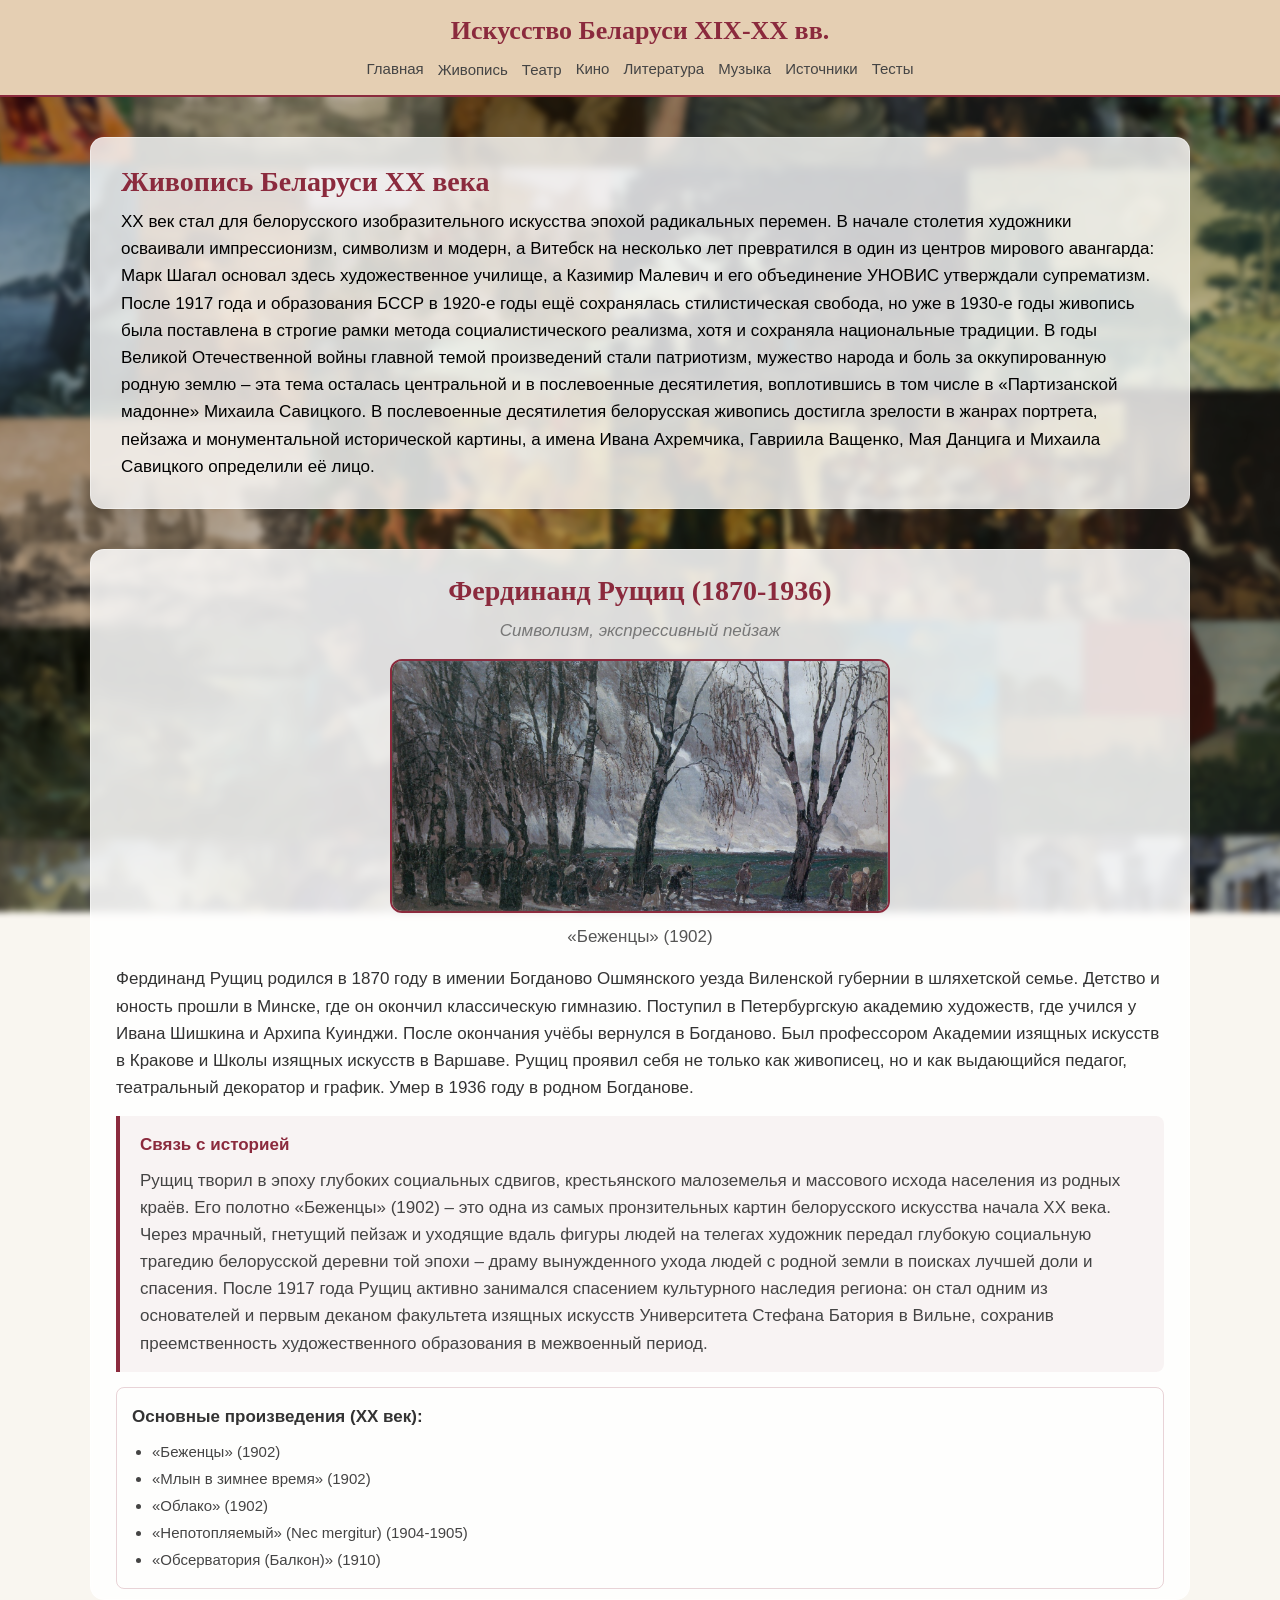
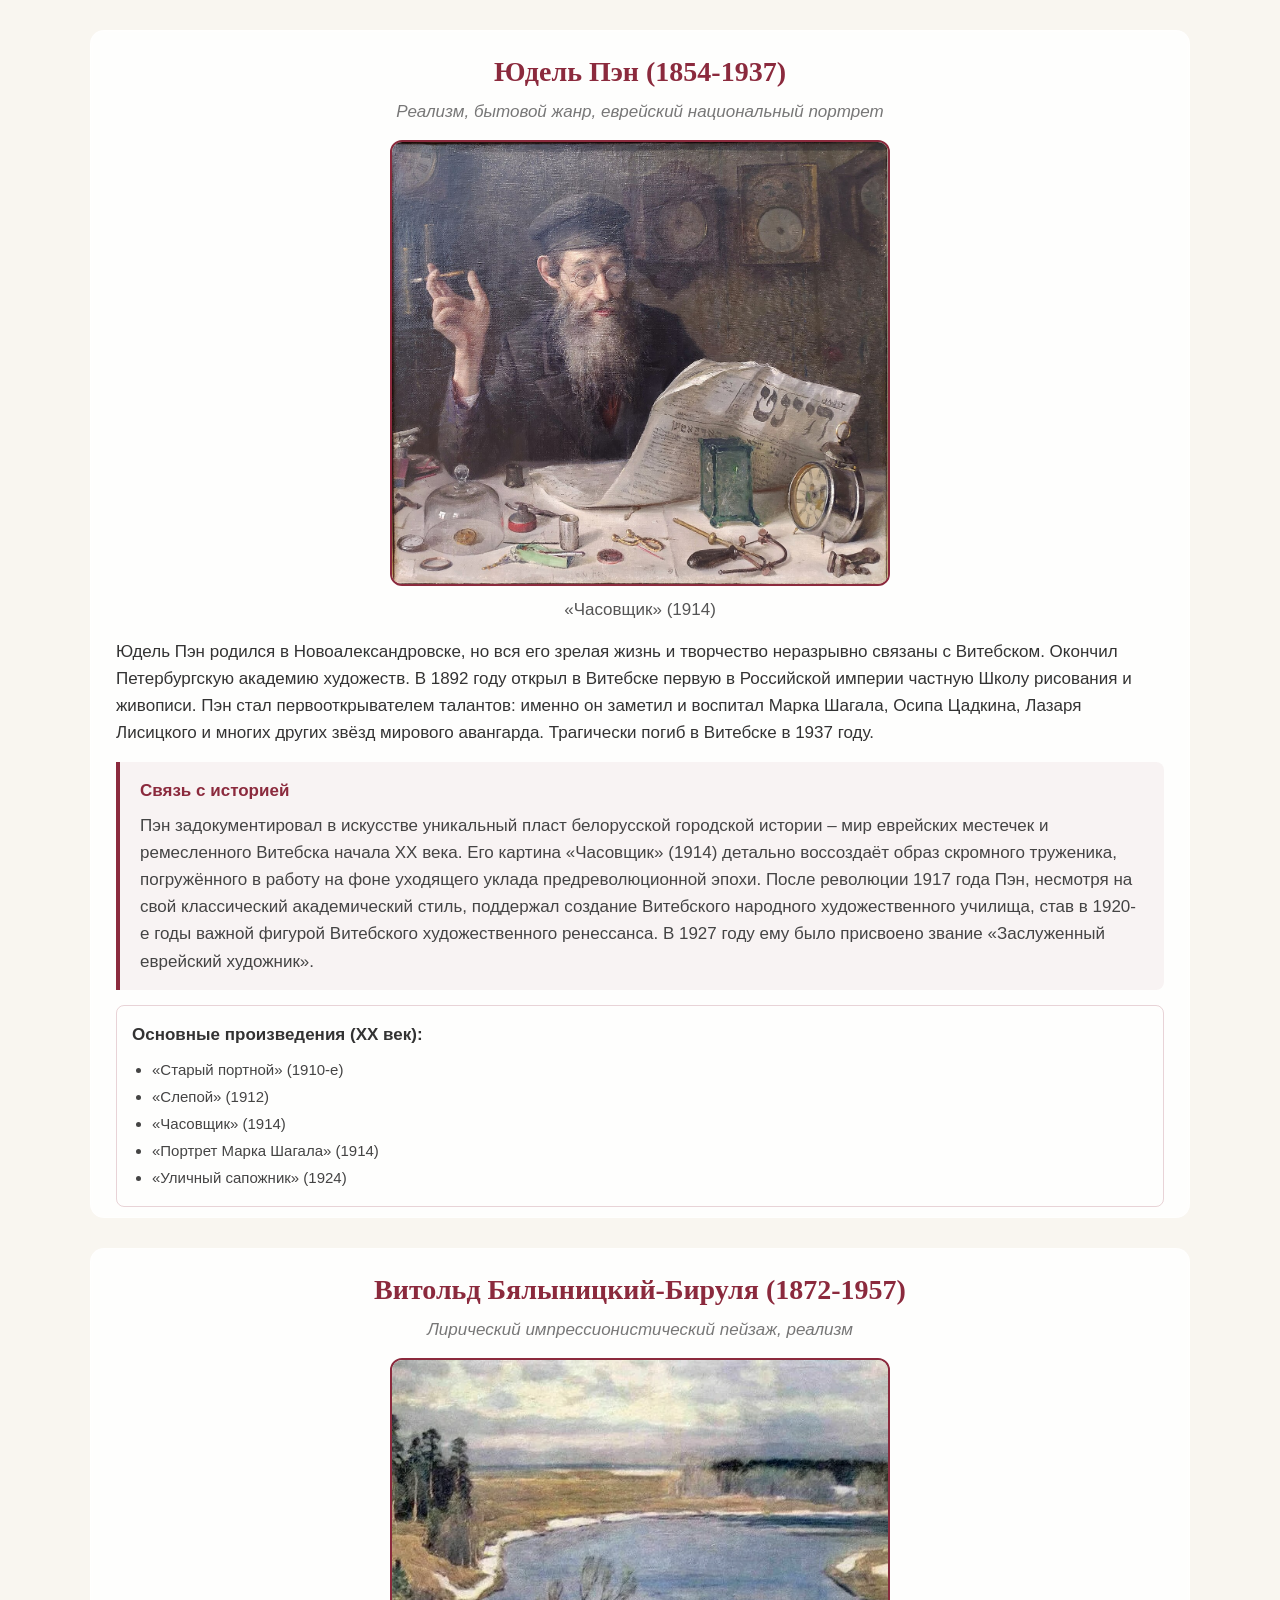
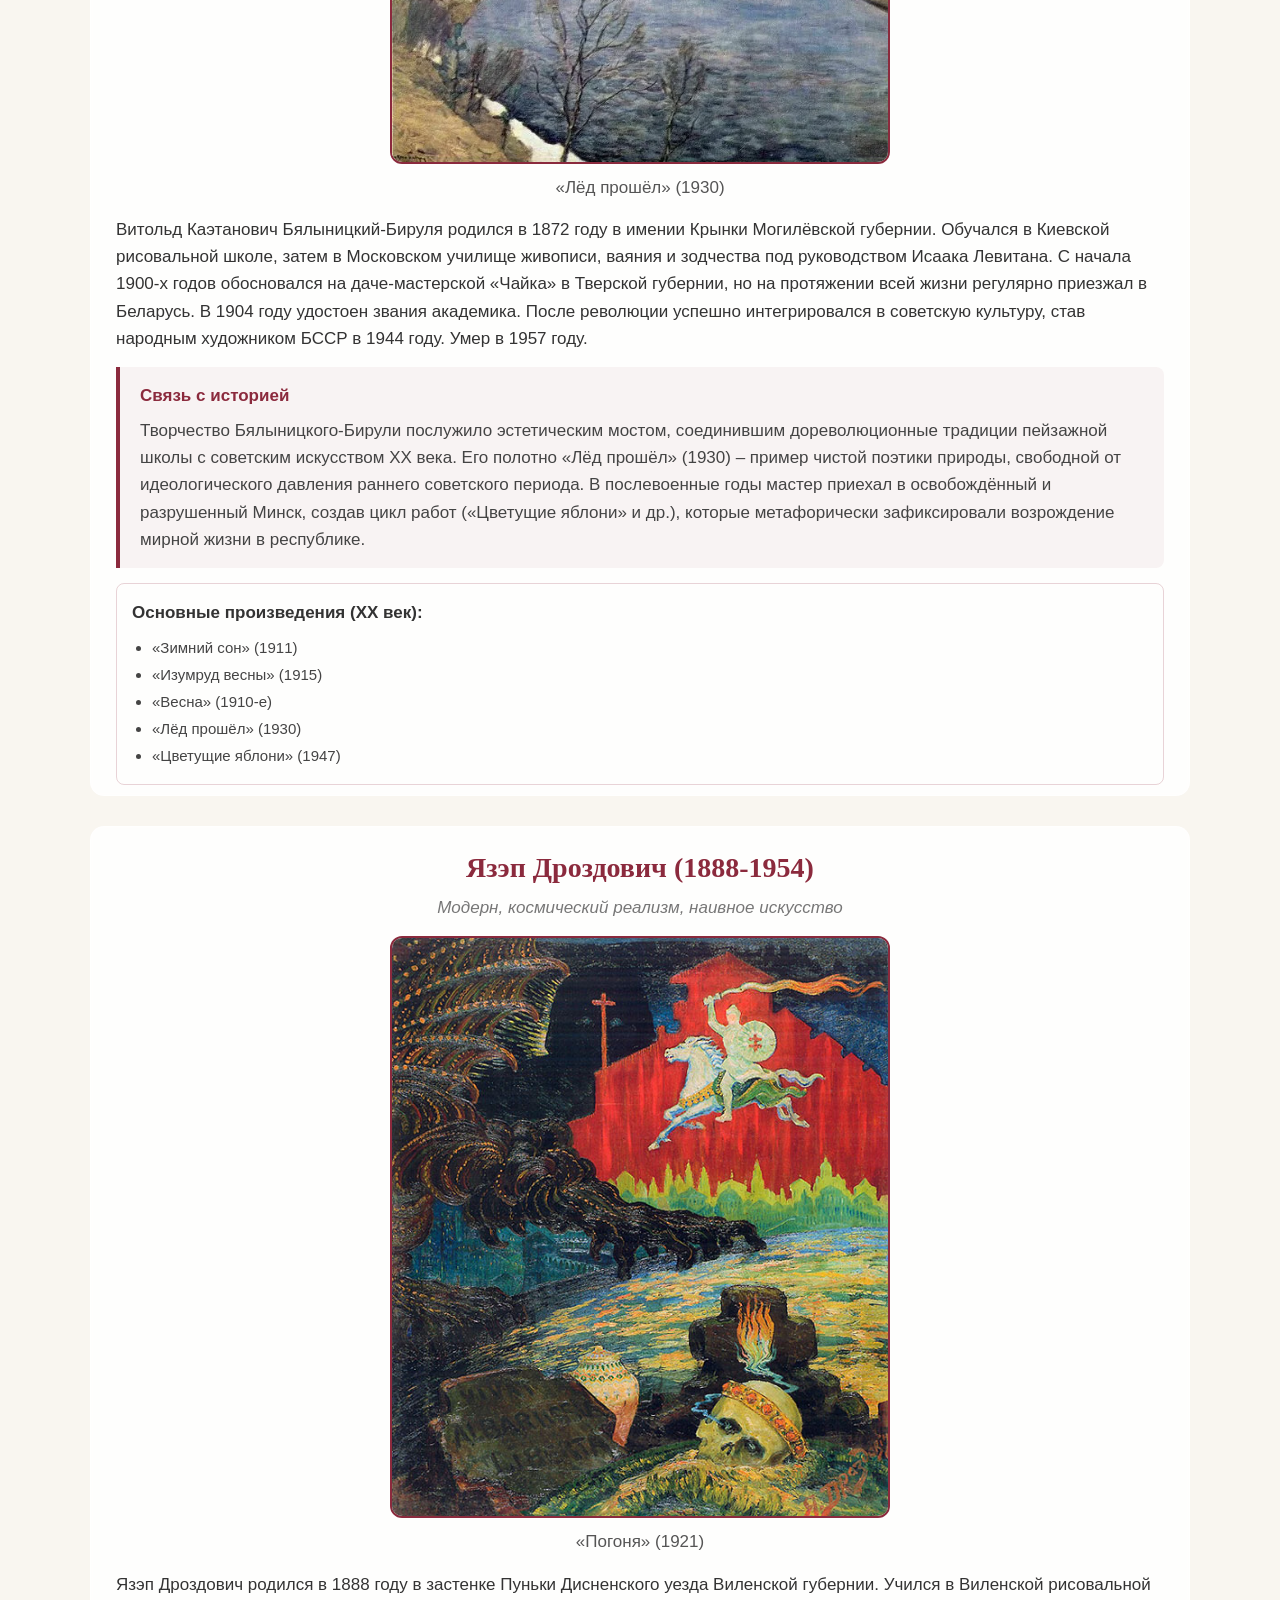
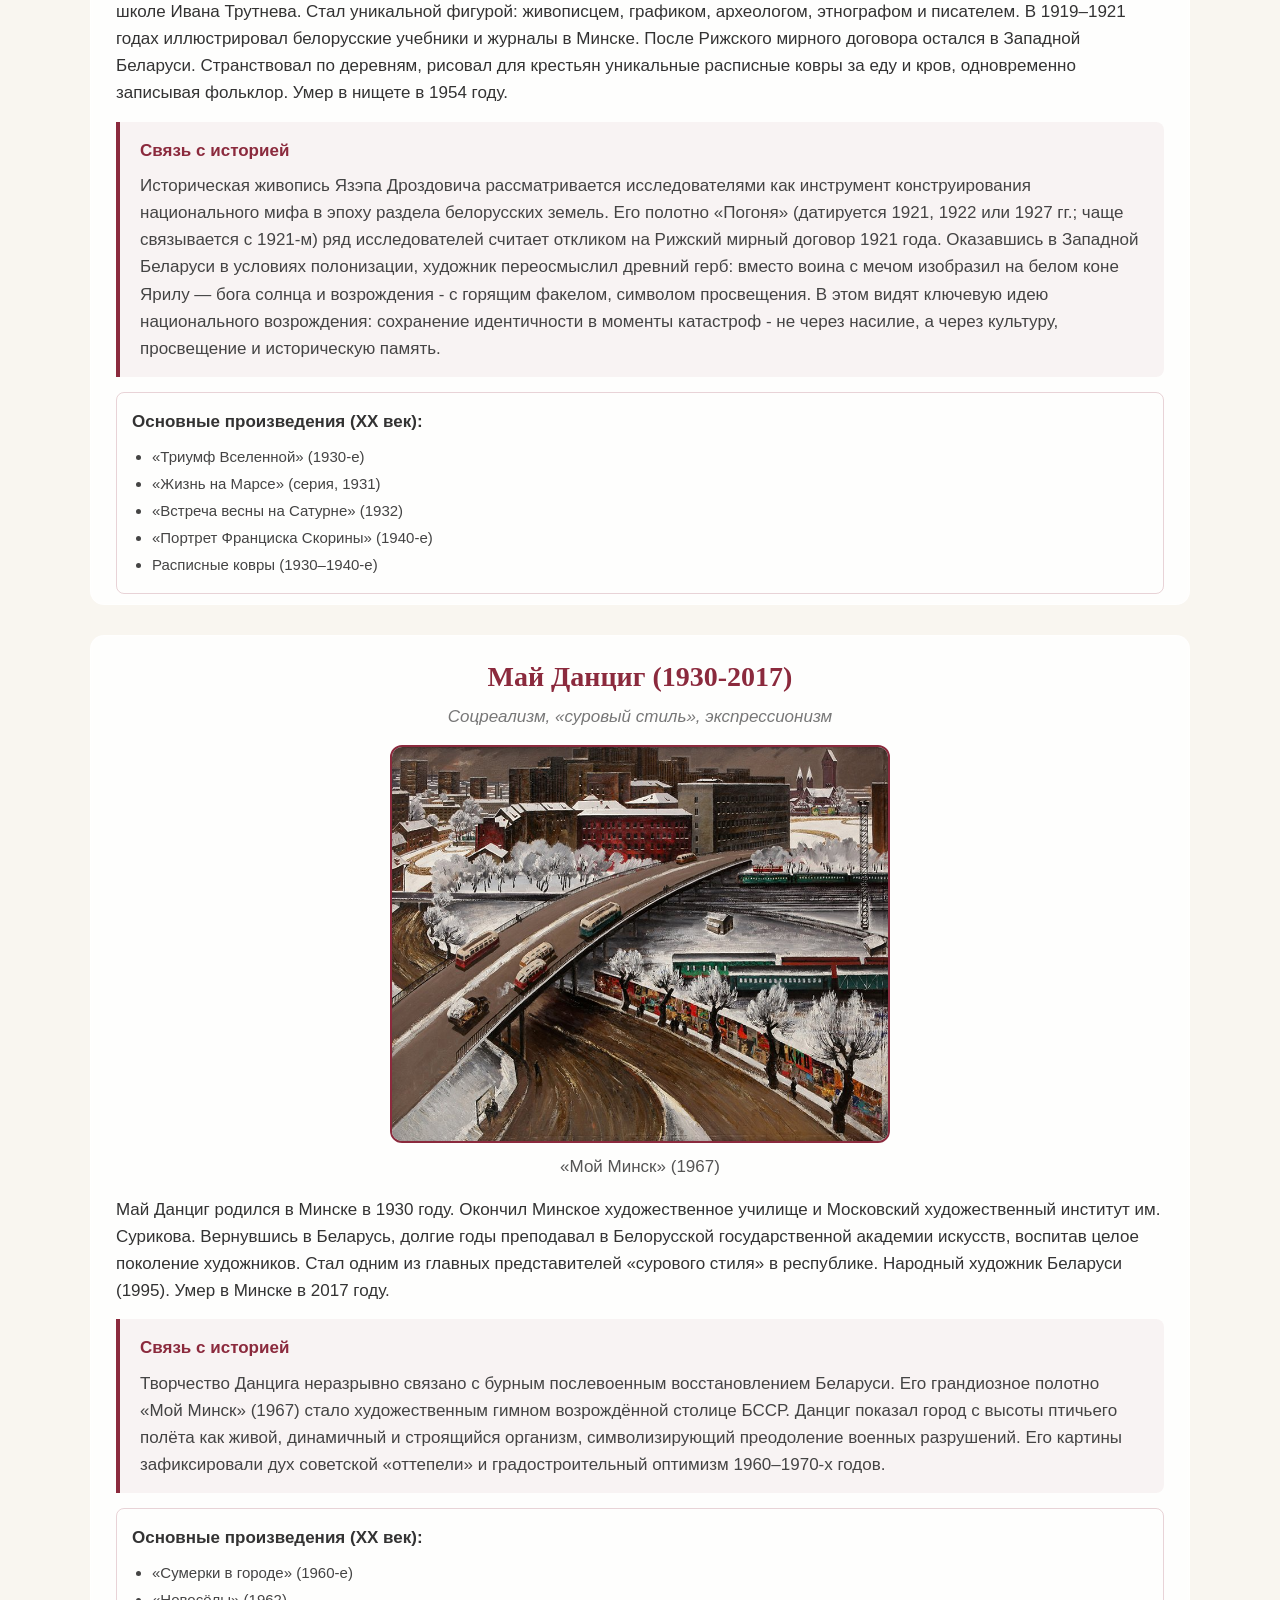
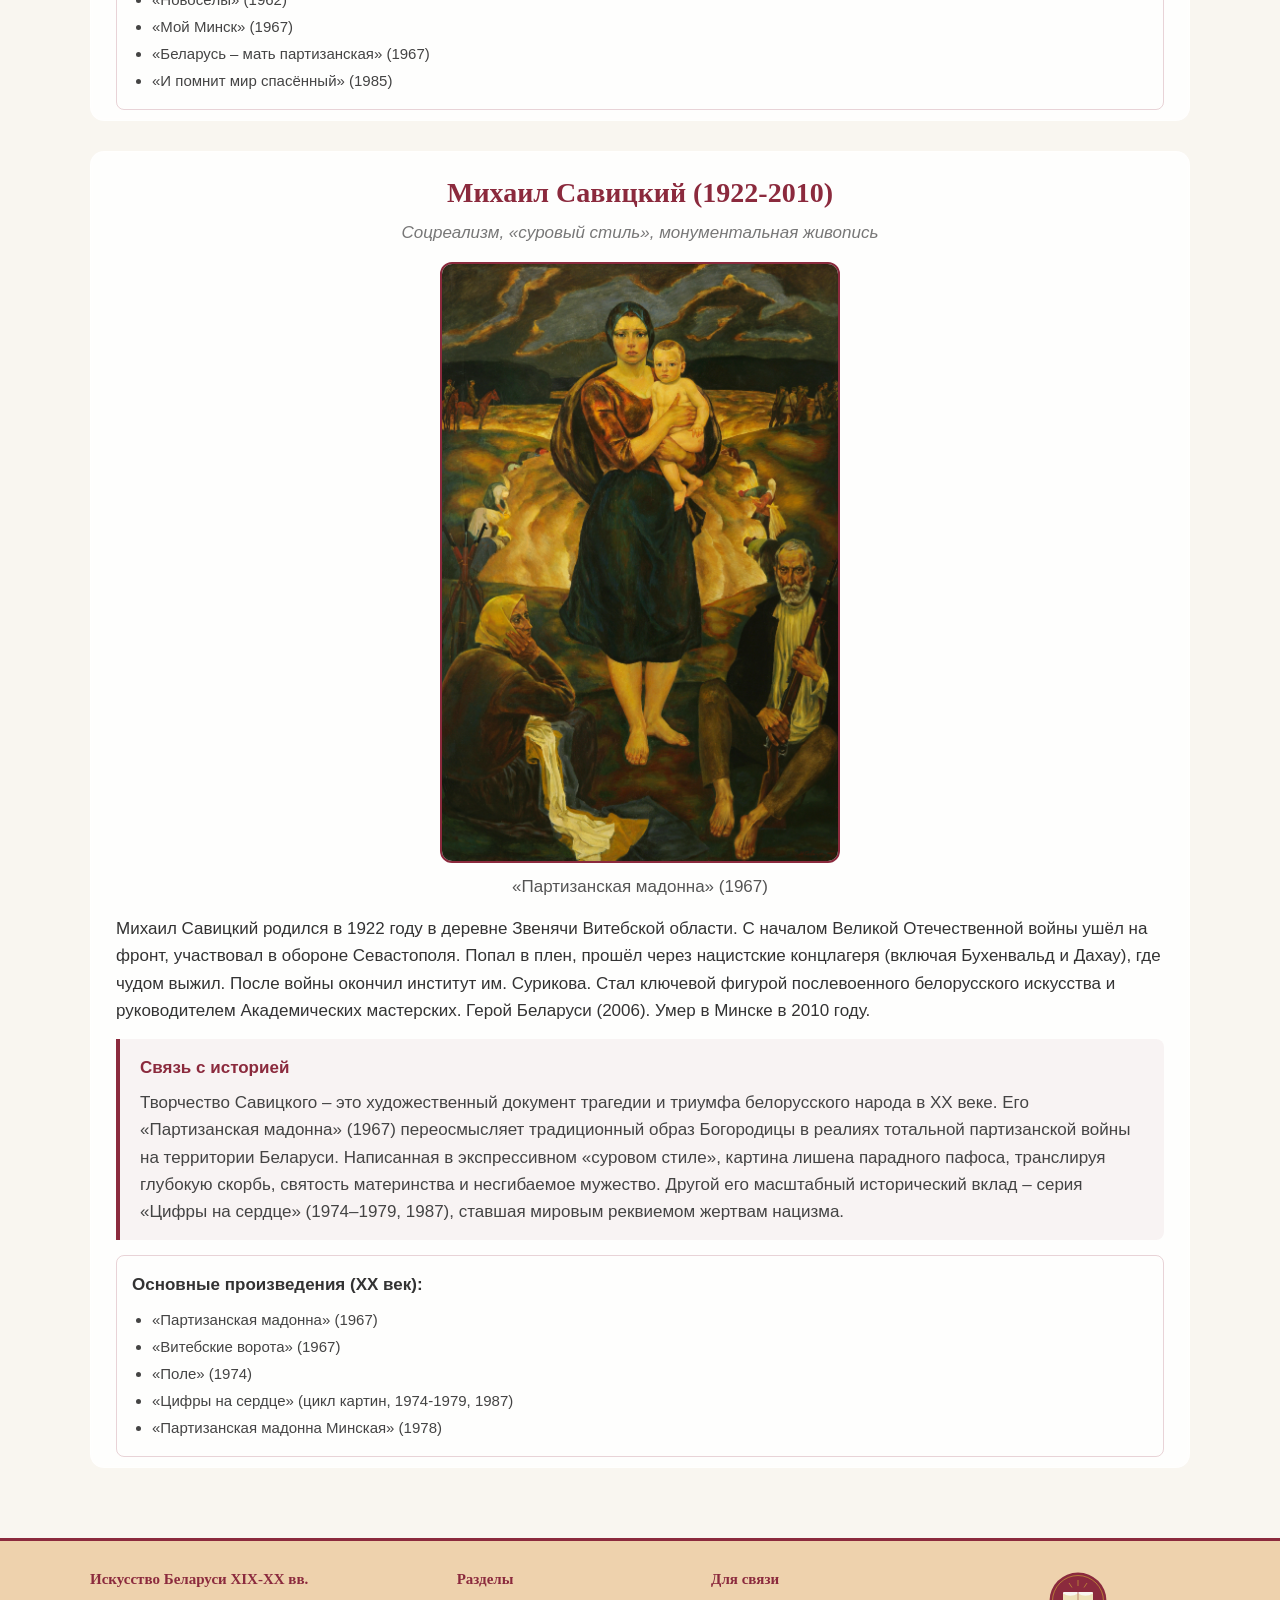
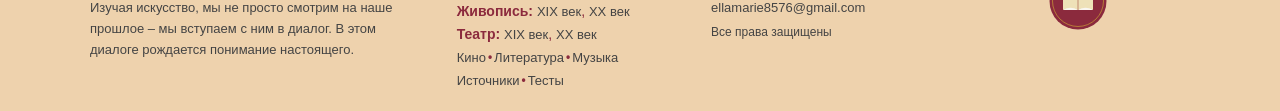
<file: painting-20.html>
<!DOCTYPE html>
<html lang="ru">
<head>
    <meta charset="UTF-8" />
    <meta name="viewport" content="width=device-width, initial-scale=1.0" />
    <title>Живопись XX века - Искусство Беларуси</title>
    <link rel="stylesheet" href="style.css" />
    <style>
        /* ===== ЗАГОЛОВОК РАЗДЕЛА ===== */
        .painting-section-title {
            font-family: 'Georgia', serif;
            color: var(--color-accent);
            font-size: 28px;
            margin-bottom: 10px;
        }

        /* ===== КАРТОЧКА ХУДОЖНИКА ===== */
        .artist-block {
            padding: 25px 25px 10px 25px;
            margin-bottom: 30px;
        }

        .artist-name {
            font-family: 'Gelasio', serif;
            color: var(--color-accent);
            font-size: 28px;
            margin-bottom: 10px;
            text-align: center;
        }

        .artist-style {
            text-align: center;
            font-family: 'Segoe UI', Arial, sans-serif;
            font-size: 15px;
            color: #777;
            font-style: italic;
            margin-bottom: 15px;
        }

        .artist-image-wrap {
            text-align: center;
            margin-bottom: 15px;
        }

        .artist-image {
            width: 100%;
            max-width: 500px;
            border-radius: 12px;
            border: 2px solid var(--color-accent);
        }

        .artist-image-narrow {
            max-width: 400px;
        }

        .image-caption {
            font-family: 'Segoe UI', Arial, sans-serif;
            font-size: 13px;
            color: #555;
            margin-top: 6px;
        }

        .artist-bio {
            font-family: 'Segoe UI', Arial, sans-serif;
            font-size: 16px;
            line-height: 1.7;
            color: #333;
        }

        /* ===== БЛОК «СВЯЗЬ С ИСТОРИЕЙ» ===== */
        .history-note {
            background: rgba(139, 42, 61, 0.05);
            border-left: 4px solid var(--color-accent);
            padding: 15px 20px;
            margin: 15px 0;
            border-radius: 0 8px 8px 0;
        }

        .history-note-title {
            font-family: 'Segoe UI', Arial, sans-serif;
            font-size: 15px;
            font-weight: 600;
            color: var(--color-accent);
            margin-bottom: 8px;
        }

        .history-note-text {
            font-family: 'Segoe UI', Arial, sans-serif;
            font-size: 15px;
            line-height: 1.7;
            color: #444;
            margin: 0;
        }

        /* ===== БЛОК «ОСНОВНЫЕ ПРОИЗВЕДЕНИЯ» ===== */
        .works-block {
            margin-top: 15px;
            padding: 15px;
            border: 1px solid rgba(139, 42, 61, 0.2);
            border-radius: 8px;
        }

        .works-title {
            font-family: 'Segoe UI', Arial, sans-serif;
            font-size: 15px;
            font-weight: 600;
            color: #333;
            margin-bottom: 8px;
        }

        .works-list {
            font-family: 'Segoe UI', Arial, sans-serif;
            font-size: 15px;
            line-height: 1.8;
            color: #444;
            margin: 0;
            padding-left: 20px;
        }

        /* ===== МОБИЛЬНАЯ АДАПТАЦИЯ ===== */
        @media (max-width: 768px) {
            .painting-section-title {
                font-size: 22px;
            }

            .artist-block {
                padding: 18px 16px 8px 16px;
                margin-bottom: 22px;
                border-radius: 12px;
            }

            .artist-name {
                font-size: 21px;
            }

            .artist-style {
                font-size: 13px;
            }

            .artist-bio {
                font-size: 15px;
                line-height: 1.6;
            }

            .history-note {
                padding: 12px 14px;
                margin: 12px 0;
                border-radius: 0 8px 8px 0;
            }

            .history-note-title {
                font-size: 14px;
            }

            .history-note-text {
                font-size: 14px;
                line-height: 1.6;
            }

            .works-block {
                padding: 12px 14px;
                margin-top: 12px;
            }

            .works-title {
                font-size: 14px;
            }

            .works-list {
                font-size: 14px;
                line-height: 1.6;
                padding-left: 18px;
            }

            .image-caption {
                font-size: 12px;
            }
        }

        @media (max-width: 400px) {
            .painting-section-title {
                font-size: 20px;
            }

            .artist-block {
                padding: 14px 12px 6px 12px;
            }

            .artist-name {
                font-size: 19px;
            }

            .artist-bio,
            .history-note-text,
            .works-list {
                font-size: 14px;
            }

            .artist-style,
            .history-note-title,
            .works-title {
                font-size: 13px;
            }
        }
    </style>
</head>
<body>

    <div class="page-bg"></div>

    <header>
        <h1>Искусство Беларуси XIX-XX вв.</h1>
        <nav>
            <a href="index.html">Главная</a>

            <div class="dropdown">
                <span class="dropbtn">Живопись</span>
                <div class="dropdown-content">
                    <a href="painting-19.html">XIX век</a>
                    <a href="painting-20.html" class="active">XX век</a>
                </div>
            </div>

            <div class="dropdown">
                <span class="dropbtn">Театр</span>
                <div class="dropdown-content">
                    <a href="theater-19.html">XIX век</a>
                    <a href="theater-20.html">XX век</a>
                </div>
            </div>

            <a href="cinema.html">Кино</a>
            <a href="literature.html">Литература</a>
            <a href="music.html">Музыка</a>
            <a href="sources.html">Источники</a>
            <a href="tests.html">Тесты</a>
        </nav>
    </header>

    <main>

        <!-- ===== ВВЕДЕНИЕ ===== -->
        <div class="literature-text-block">
            <h2 class="painting-section-title">Живопись Беларуси XX века</h2>
            <p>
                XX век стал для белорусского изобразительного искусства эпохой радикальных перемен. В начале столетия художники осваивали импрессионизм, символизм и модерн, а Витебск на несколько лет превратился в один из центров мирового авангарда: Марк Шагал основал здесь художественное училище, а Казимир Малевич и его объединение УНОВИС утверждали супрематизм. После 1917 года и образования БССР в 1920-е годы ещё сохранялась стилистическая свобода, но уже в 1930-е годы живопись была поставлена в строгие рамки метода социалистического реализма, хотя и сохраняла национальные традиции. В годы Великой Отечественной войны главной темой произведений стали патриотизм, мужество народа и боль за оккупированную родную землю – эта тема осталась центральной и в послевоенные десятилетия, воплотившись в том числе в «Партизанской мадонне» Михаила Савицкого. В послевоенные десятилетия белорусская живопись достигла зрелости в жанрах портрета, пейзажа и монументальной исторической картины, а имена Ивана Ахремчика, Гавриила Ващенко, Мая Данцига и Михаила Савицкого определили её лицо.
            </p>
        </div>

        <!-- ===== 1. ФЕРДИНАНД РУЩИЦ ===== -->
        <div class="hero-text artist-block">
            <h3 class="artist-name">Фердинанд Рущиц (1870-1936)</h3>
            <p class="artist-style">Символизм, экспрессивный пейзаж</p>

            <div class="artist-image-wrap">
                <img src="rushizh.jpg" alt="Беженцы (1902)" class="artist-image" />
                <p class="image-caption">«Беженцы» (1902)</p>
            </div>

            <p class="artist-bio">
                Фердинанд Рущиц родился в 1870 году в имении Богданово Ошмянского уезда Виленской губернии в шляхетской семье. Детство и юность прошли в Минске, где он окончил классическую гимназию. Поступил в Петербургскую академию художеств, где учился у Ивана Шишкина и Архипа Куинджи. После окончания учёбы вернулся в Богданово. Был профессором Академии изящных искусств в Кракове и Школы изящных искусств в Варшаве. Рущиц проявил себя не только как живописец, но и как выдающийся педагог, театральный декоратор и график. Умер в 1936 году в родном Богданове.
            </p>

            <div class="history-note">
                <p class="history-note-title">Связь с историей</p>
                <p class="history-note-text">
                    Рущиц творил в эпоху глубоких социальных сдвигов, крестьянского малоземелья и массового исхода населения из родных краёв. Его полотно «Беженцы» (1902) – это одна из самых пронзительных картин белорусского искусства начала XX века. Через мрачный, гнетущий пейзаж и уходящие вдаль фигуры людей на телегах художник передал глубокую социальную трагедию белорусской деревни той эпохи – драму вынужденного ухода людей с родной земли в поисках лучшей доли и спасения. После 1917 года Рущиц активно занимался спасением культурного наследия региона: он стал одним из основателей и первым деканом факультета изящных искусств Университета Стефана Батория в Вильне, сохранив преемственность художественного образования в межвоенный период.
                </p>
            </div>

            <div class="works-block">
                <p class="works-title">Основные произведения (XX век):</p>
                <ul class="works-list">
                    <li>«Беженцы» (1902)</li>
                    <li>«Млын в зимнее время» (1902)</li>
                    <li>«Облако» (1902)</li>
                    <li>«Непотопляемый» (Nec mergitur) (1904-1905)</li>
                    <li>«Обсерватория (Балкон)» (1910)</li>
                </ul>
            </div>
        </div>

        <!-- ===== 2. ЮДЕЛЬ ПЭН ===== -->
        <div class="hero-text artist-block">
            <h3 class="artist-name">Юдель Пэн (1854-1937)</h3>
            <p class="artist-style">Реализм, бытовой жанр, еврейский национальный портрет</p>

            <div class="artist-image-wrap">
                <img src="pen.jpg" alt="Часовщик (1914)" class="artist-image" />
                <p class="image-caption">«Часовщик» (1914)</p>
            </div>

            <p class="artist-bio">
                Юдель Пэн родился в Новоалександровске, но вся его зрелая жизнь и творчество неразрывно связаны с Витебском. Окончил Петербургскую академию художеств. В 1892 году открыл в Витебске первую в Российской империи частную Школу рисования и живописи. Пэн стал первооткрывателем талантов: именно он заметил и воспитал Марка Шагала, Осипа Цадкина, Лазаря Лисицкого и многих других звёзд мирового авангарда. Трагически погиб в Витебске в 1937 году.
            </p>

            <div class="history-note">
                <p class="history-note-title">Связь с историей</p>
                <p class="history-note-text">
                    Пэн задокументировал в искусстве уникальный пласт белорусской городской истории – мир еврейских местечек и ремесленного Витебска начала XX века. Его картина «Часовщик» (1914) детально воссоздаёт образ скромного труженика, погружённого в работу на фоне уходящего уклада предреволюционной эпохи. После революции 1917 года Пэн, несмотря на свой классический академический стиль, поддержал создание Витебского народного художественного училища, став в 1920-е годы важной фигурой Витебского художественного ренессанса. В 1927 году ему было присвоено звание «Заслуженный еврейский художник».
                </p>
            </div>

            <div class="works-block">
                <p class="works-title">Основные произведения (XX век):</p>
                <ul class="works-list">
                    <li>«Старый портной» (1910-е)</li>
                    <li>«Слепой» (1912)</li>
                    <li>«Часовщик» (1914)</li>
                    <li>«Портрет Марка Шагала» (1914)</li>
                    <li>«Уличный сапожник» (1924)</li>
                </ul>
            </div>
        </div>

        <!-- ===== 3. ВИТОЛЬД БЯЛЫНИЦКИЙ-БИРУЛЯ ===== -->
        <div class="hero-text artist-block">
            <h3 class="artist-name">Витольд Бялыницкий-Бируля (1872-1957)</h3>
            <p class="artist-style">Лирический импрессионистический пейзаж, реализм</p>

            <div class="artist-image-wrap">
                <img src="birula.webp" alt="Лёд прошёл (1930)" class="artist-image" />
                <p class="image-caption">«Лёд прошёл» (1930)</p>
            </div>

            <p class="artist-bio">
                Витольд Каэтанович Бялыницкий-Бируля родился в 1872 году в имении Крынки Могилёвской губернии. Обучался в Киевской рисовальной школе, затем в Московском училище живописи, ваяния и зодчества под руководством Исаака Левитана. С начала 1900-х годов обосновался на даче-мастерской «Чайка» в Тверской губернии, но на протяжении всей жизни регулярно приезжал в Беларусь. В 1904 году удостоен звания академика. После революции успешно интегрировался в советскую культуру, став народным художником БССР в 1944 году. Умер в 1957 году.
            </p>

            <div class="history-note">
                <p class="history-note-title">Связь с историей</p>
                <p class="history-note-text">
                    Творчество Бялыницкого-Бирули послужило эстетическим мостом, соединившим дореволюционные традиции пейзажной школы с советским искусством XX века. Его полотно «Лёд прошёл» (1930) – пример чистой поэтики природы, свободной от идеологического давления раннего советского периода. В послевоенные годы мастер приехал в освобождённый и разрушенный Минск, создав цикл работ («Цветущие яблони» и др.), которые метафорически зафиксировали возрождение мирной жизни в республике.
                </p>
            </div>

            <div class="works-block">
                <p class="works-title">Основные произведения (XX век):</p>
                <ul class="works-list">
                    <li>«Зимний сон» (1911)</li>
                    <li>«Изумруд весны» (1915)</li>
                    <li>«Весна» (1910-е)</li>
                    <li>«Лёд прошёл» (1930)</li>
                    <li>«Цветущие яблони» (1947)</li>
                </ul>
            </div>
        </div>

        <!-- ===== 4. ЯЗЭП ДРОЗДОВИЧ ===== -->
        <div class="hero-text artist-block">
            <h3 class="artist-name">Язэп Дроздович (1888-1954)</h3>
            <p class="artist-style">Модерн, космический реализм, наивное искусство</p>

            <div class="artist-image-wrap">
                <img src="drozdovich.jpg" alt="Погоня (1921)" class="artist-image" />
                <p class="image-caption">«Погоня» (1921)</p>
            </div>

            <p class="artist-bio">
                Язэп Дроздович родился в 1888 году в застенке Пуньки Дисненского уезда Виленской губернии. Учился в Виленской рисовальной школе Ивана Трутнева. Стал уникальной фигурой: живописцем, графиком, археологом, этнографом и писателем. В 1919–1921 годах иллюстрировал белорусские учебники и журналы в Минске. После Рижского мирного договора остался в Западной Беларуси. Странствовал по деревням, рисовал для крестьян уникальные расписные ковры за еду и кров, одновременно записывая фольклор. Умер в нищете в 1954 году.
            </p>

            <div class="history-note">
                <p class="history-note-title">Связь с историей</p>
                <p class="history-note-text">
                    Историческая живопись Язэпа Дроздовича рассматривается исследователями как инструмент конструирования национального мифа в эпоху раздела белорусских земель. Его полотно «Погоня» (датируется 1921, 1922 или 1927 гг.; чаще связывается с 1921-м) ряд исследователей считает откликом на Рижский мирный договор 1921 года. Оказавшись в Западной Беларуси в условиях полонизации, художник переосмыслил древний герб: вместо воина с мечом изобразил на белом коне Ярилу — бога солнца и возрождения - с горящим факелом, символом просвещения. В этом видят ключевую идею национального возрождения: сохранение идентичности в моменты катастроф - не через насилие, а через культуру, просвещение и историческую память.
                </p>
            </div>

            <div class="works-block">
                <p class="works-title">Основные произведения (XX век):</p>
                <ul class="works-list">
                    <li>«Триумф Вселенной» (1930-е)</li>
                    <li>«Жизнь на Марсе» (серия, 1931)</li>
                    <li>«Встреча весны на Сатурне» (1932)</li>
                    <li>«Портрет Франциска Скорины» (1940-е)</li>
                    <li>Расписные ковры (1930–1940-е)</li>
                </ul>
            </div>
        </div>

        <!-- ===== 5. МАЙ ДАНЦИГ ===== -->
        <div class="hero-text artist-block">
            <h3 class="artist-name">Май Данциг (1930-2017)</h3>
            <p class="artist-style">Соцреализм, «суровый стиль», экспрессионизм</p>

            <div class="artist-image-wrap">
                <img src="minsk.jpg" alt="Мой Минск (1967)" class="artist-image" />
                <p class="image-caption">«Мой Минск» (1967)</p>
            </div>

            <p class="artist-bio">
                Май Данциг родился в Минске в 1930 году. Окончил Минское художественное училище и Московский художественный институт им. Сурикова. Вернувшись в Беларусь, долгие годы преподавал в Белорусской государственной академии искусств, воспитав целое поколение художников. Стал одним из главных представителей «сурового стиля» в республике. Народный художник Беларуси (1995). Умер в Минске в 2017 году.
            </p>

            <div class="history-note">
                <p class="history-note-title">Связь с историей</p>
                <p class="history-note-text">
                    Творчество Данцига неразрывно связано с бурным послевоенным восстановлением Беларуси. Его грандиозное полотно «Мой Минск» (1967) стало художественным гимном возрождённой столице БССР. Данциг показал город с высоты птичьего полёта как живой, динамичный и строящийся организм, символизирующий преодоление военных разрушений. Его картины зафиксировали дух советской «оттепели» и градостроительный оптимизм 1960–1970-х годов.
                </p>
            </div>

            <div class="works-block">
                <p class="works-title">Основные произведения (XX век):</p>
                <ul class="works-list">
                    <li>«Сумерки в городе» (1960-е)</li>
                    <li>«Новосёлы» (1962)</li>
                    <li>«Мой Минск» (1967)</li>
                    <li>«Беларусь – мать партизанская» (1967)</li>
                    <li>«И помнит мир спасённый» (1985)</li>
                </ul>
            </div>
        </div>

        <!-- ===== 6. МИХАИЛ САВИЦКИЙ ===== -->
        <div class="hero-text artist-block">
            <h3 class="artist-name">Михаил Савицкий (1922-2010)</h3>
            <p class="artist-style">Соцреализм, «суровый стиль», монументальная живопись</p>

            <div class="artist-image-wrap">
                <img src="savitskiy.jpg" alt="Партизанская мадонна (1967)" class="artist-image artist-image-narrow" />
                <p class="image-caption">«Партизанская мадонна» (1967)</p>
            </div>

            <p class="artist-bio">
                Михаил Савицкий родился в 1922 году в деревне Звенячи Витебской области. С началом Великой Отечественной войны ушёл на фронт, участвовал в обороне Севастополя. Попал в плен, прошёл через нацистские концлагеря (включая Бухенвальд и Дахау), где чудом выжил. После войны окончил институт им. Сурикова. Стал ключевой фигурой послевоенного белорусского искусства и руководителем Академических мастерских. Герой Беларуси (2006). Умер в Минске в 2010 году.
            </p>

            <div class="history-note">
                <p class="history-note-title">Связь с историей</p>
                <p class="history-note-text">
                    Творчество Савицкого – это художественный документ трагедии и триумфа белорусского народа в XX веке. Его «Партизанская мадонна» (1967) переосмысляет традиционный образ Богородицы в реалиях тотальной партизанской войны на территории Беларуси. Написанная в экспрессивном «суровом стиле», картина лишена парадного пафоса, транслируя глубокую скорбь, святость материнства и несгибаемое мужество. Другой его масштабный исторический вклад – серия «Цифры на сердце» (1974–1979, 1987), ставшая мировым реквиемом жертвам нацизма.
                </p>
            </div>

            <div class="works-block">
                <p class="works-title">Основные произведения (XX век):</p>
                <ul class="works-list">
                    <li>«Партизанская мадонна» (1967)</li>
                    <li>«Витебские ворота» (1967)</li>
                    <li>«Поле» (1974)</li>
                    <li>«Цифры на сердце» (цикл картин, 1974-1979, 1987)</li>
                    <li>«Партизанская мадонна Минская» (1978)</li>
                </ul>
            </div>
        </div>
    </main>

    <footer>
        <div class="footer-inner">
            <div>
                <h4>Искусство Беларуси XIX-XX вв.</h4>
                <p>Изучая искусство, мы не просто смотрим на наше прошлое – мы вступаем с ним в диалог. В этом диалоге рождается понимание настоящего.</p>
            </div>
            <div>
                <h4>Разделы</h4>
                <div class="footer-links-compact">
                    <div><strong>Живопись:</strong> <a href="painting-19.html">XIX век</a>, <a href="painting-20.html">XX век</a></div>
                    <div><strong>Театр:</strong> <a href="theater-19.html">XIX век</a>, <a href="theater-20.html">XX век</a></div>
                    <div class="footer-links-row">
                        <a href="cinema.html">Кино</a>
                        <span class="nav-separator">•</span>
                        <a href="literature.html">Литература</a>
                        <span class="nav-separator">•</span>
                        <a href="music.html">Музыка</a>
                    </div>
                    <div class="footer-links-row">
                        <a href="sources.html">Источники</a>
                        <span class="nav-separator">•</span>
                        <a href="tests.html">Тесты</a>
                    </div>
                </div>
            </div>
            <div>
                <h4>Для связи</h4>
                <p>ellamarie8576@gmail.com</p>
                <p class="small">Все права защищены</p>
            </div>
            <div class="footer-logo">
                <svg width="60" height="60" viewBox="0 0 200 200" xmlns="http://www.w3.org/2000/svg">
                    <circle cx="100" cy="100" r="95" fill="#8B2A3D" />
                    <circle cx="100" cy="100" r="85" fill="none" stroke="#D4AF37" stroke-width="2" />
                    <rect x="50" y="70" width="100" height="60" rx="3" fill="#F9F6F0" />
                    <line x1="100" y1="70" x2="100" y2="130" stroke="#8B2A3D" stroke-width="2" />
                    <path d="M50 75 Q75 90 100 75 L100 130 Q75 115 50 130 Z" fill="#D4AF37" opacity="0.3" />
                    <path d="M100 75 Q125 90 150 75 L150 130 Q125 115 100 130 Z" fill="#D4AF37" opacity="0.3" />
                    <line x1="100" y1="50" x2="100" y2="30" stroke="#D4AF37" stroke-width="2" />
                    <line x1="80" y1="55" x2="70" y2="40" stroke="#D4AF37" stroke-width="2" />
                    <line x1="120" y1="55" x2="130" y2="40" stroke="#D4AF37" stroke-width="2" />
                </svg>
            </div>
        </div>
    </footer>

</body>
</html>
</file>
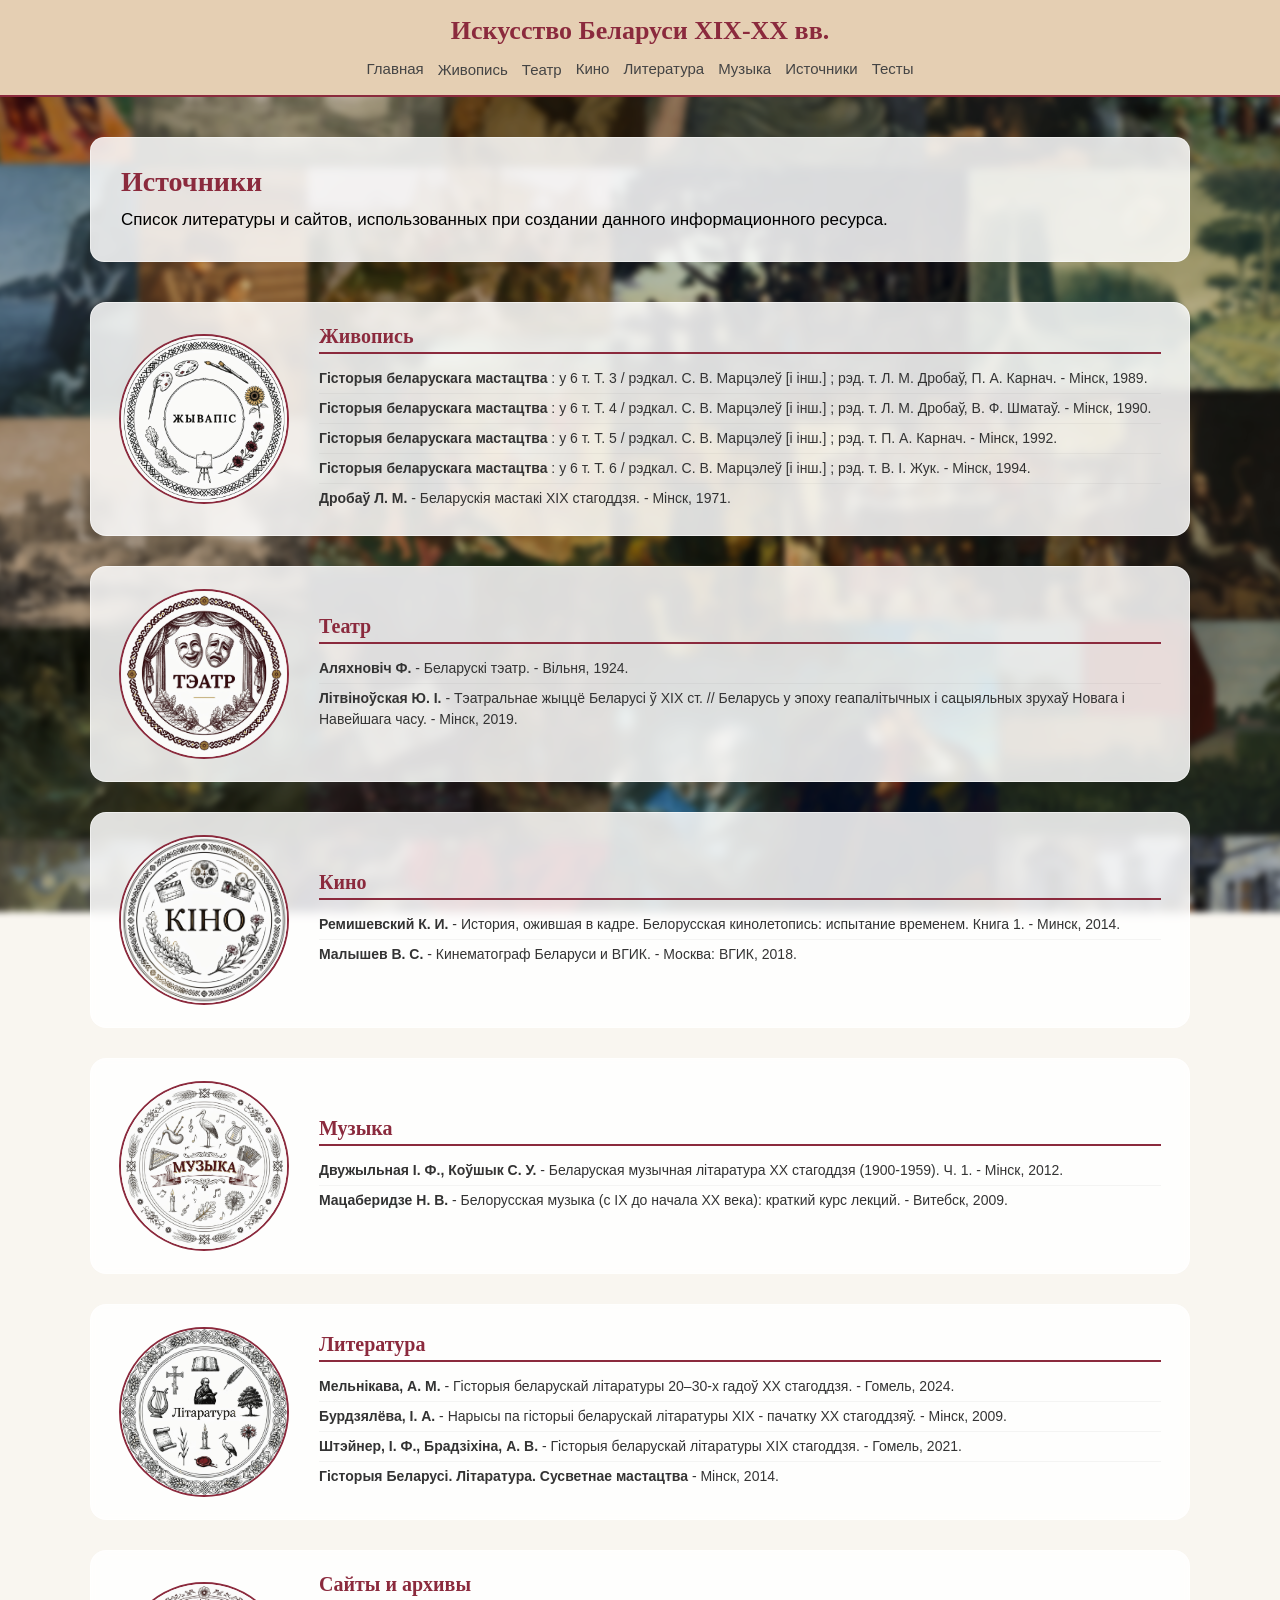
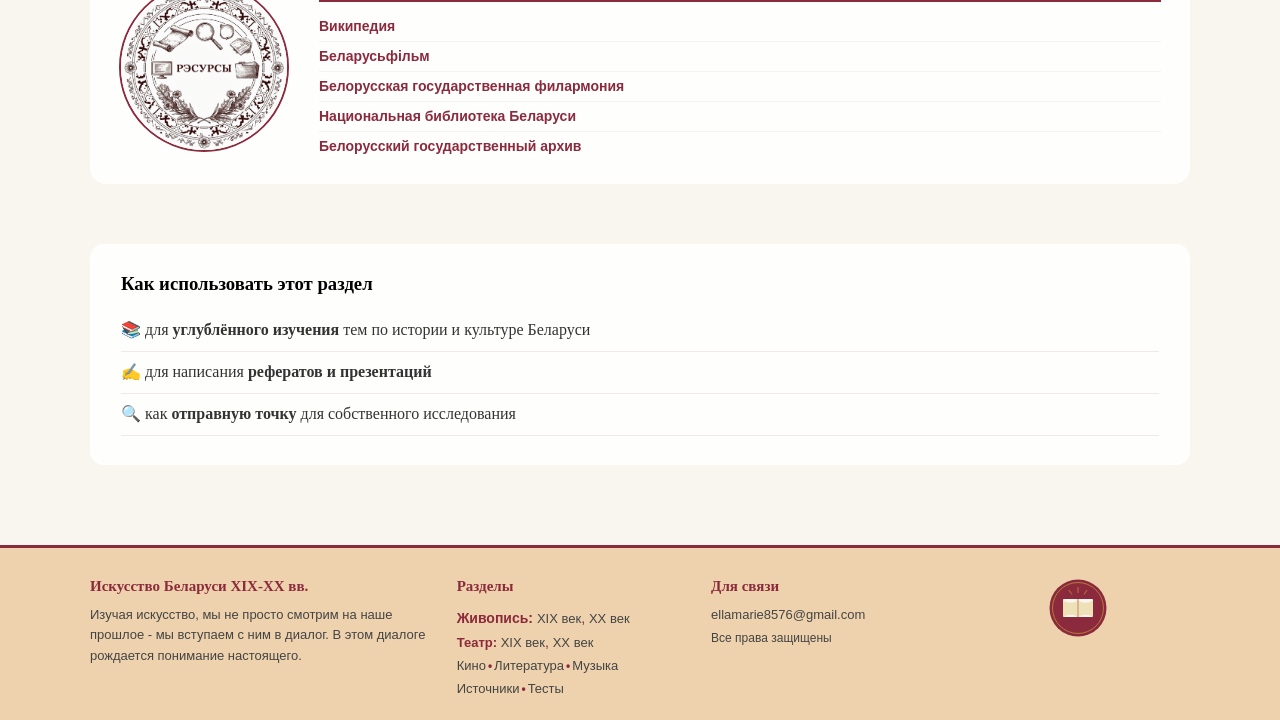
<file: sources.html>
<!DOCTYPE html>
<html lang="ru">
<head>
    <meta charset="UTF-8" />
    <meta name="viewport" content="width=device-width, initial-scale=1.0" />
    <title>Источники — Искусство Беларуси XIX-XX вв.</title>
    <link rel="stylesheet" href="style.css" />
</head>
<body>

    <div class="page-bg"></div>

    <header>
        <h1>Искусство Беларуси XIX-XX вв.</h1>
        <nav>
            <a href="index.html">Главная</a>

            <div class="dropdown">
                <span class="dropbtn">Живопись</span>
                <div class="dropdown-content">
                    <a href="painting-19.html">XIX век</a>
                    <a href="painting-20.html">XX век</a>
                </div>
            </div>

            <div class="dropdown">
                <span class="dropbtn">Театр</span>
                <div class="dropdown-content">
                    <a href="theater-19.html">XIX век</a>
                    <a href="theater-20.html">XX век</a>
                </div>
            </div>

            <a href="cinema.html">Кино</a>
            <a href="literature.html">Литература</a>
            <a href="music.html">Музыка</a>
            <a href="sources.html">Источники</a>
            <a href="tests.html">Тесты</a>
        </nav>
    </header>

    <main>
        <div class="hero-text">
            <h2>Источники</h2>
            <p>Список литературы и сайтов, использованных при создании данного информационного ресурса.</p>
        </div>

        <!-- ===== БЛОКИ С ИСТОЧНИКАМИ (В СТОЛБИК, С ФОТО) ===== -->
        <div class="sources-column">

            <!-- 1. ЖИВОПИСЬ (фото слева) -->
            <div class="source-block left">
                <img src="art.jpg" alt="Живопись" class="source-photo" />
                <div class="source-text">
                    <h3>Живопись</h3>
                    <ul>
                      <li><strong>Гісторыя беларускага мастацтва</strong> : у 6 т. Т. 3 / рэдкал. С. В. Марцэлеў [і інш.] ; рэд. т. Л. М. Дробаў, П. А. Карнач. - Мінск, 1989.</li>
            <li><strong>Гісторыя беларускага мастацтва</strong> : у 6 т. Т. 4 / рэдкал. С. В. Марцэлеў [і інш.] ; рэд. т. Л. М. Дробаў, В. Ф. Шматаў. - Мінск, 1990.</li>
            <li><strong>Гісторыя беларускага мастацтва</strong> : у 6 т. Т. 5 / рэдкал. С. В. Марцэлеў [і інш.] ; рэд. т. П. А. Карнач. - Мінск, 1992.</li>
            <li><strong>Гісторыя беларускага мастацтва</strong> : у 6 т. Т. 6 / рэдкал. С. В. Марцэлеў [і інш.] ; рэд. т. В. І. Жук. - Мінск, 1994.</li>
            <li><strong>Дробаў Л. М.</strong> - Беларускія мастакі XIX стагоддзя. - Мінск, 1971.</li>
                    </ul>
                </div>
            </div>

            <!-- 2. ТЕАТР (фото справа) -->
            <div class="source-block right">
                <div class="source-text">
                    <h3>Театр</h3>
                    <ul>
                          <li><strong>Аляхновіч Ф.</strong> - Беларускі тэатр. - Вільня, 1924.</li>
            <li><strong>Літвіноўская Ю. І.</strong> - Тэатральнае жыццё Беларусі ў XIX ст. // Беларусь у эпоху геапалітычных і сацыяльных зрухаў Новага і Навейшага часу. - Мінск, 2019.</li>
                    </ul>
                </div>
                <img src="theater.jpg" alt="Театр" class="source-photo" />
            </div>

            <div class="source-block left">
                <img src="cinema.jpg" alt="Кино" class="source-photo" />
                <div class="source-text">
                    <h3>Кино</h3>
                    <ul>
                        <li><strong>Ремишевский К. И.</strong> - История, ожившая в кадре. Белорусская кинолетопись: испытание временем. Книга 1. - Минск, 2014.</li>
                        <li><strong>Малышев В. С.</strong> - Кинематограф Беларуси и ВГИК. - Москва: ВГИК, 2018.</li>
                    </ul>
                </div>
            </div>

            <!-- 3. МУЗЫКА (фото слева) -->
            <div class="source-block left">
                <img src="music.jpg" alt="Музыка" class="source-photo" />
                <div class="source-text">
                    <h3>Музыка</h3>
                    <ul>
                        <li><strong>Двужыльная І. Ф., Коўшык С. У.</strong> - Беларуская музычная літаратура ХХ стагоддзя (1900-1959). Ч. 1. - Мінск, 2012.</li>
                        <li><strong>Мацаберидзе Н. В.</strong> - Белорусская музыка (с IX до начала XX века): краткий курс лекций. - Витебск, 2009.</li>
                    </ul>
                </div>
            </div>

            <!-- 4. ЛИТЕРАТУРА (фото справа) -->
            <div class="source-block right">
                <div class="source-text">
                    <h3>Литература</h3>
                    <ul>
                        <li><strong>Мельнікава, А. М.</strong> - Гісторыя беларускай літаратуры 20–30-х гадоў ХХ стагоддзя. - Гомель, 2024.</li>
                        <li><strong>Бурдзялёва, І. А.</strong> - Нарысы па гісторыі беларускай літаратуры ХІХ - пачатку ХХ стагоддзяў. - Мінск, 2009.</li>
                        <li><strong>Штэйнер, І. Ф., Брадзіхіна, А. В.</strong> - Гісторыя беларускай літаратуры ХІХ стагоддзя. - Гомель, 2021.</li>
                        <li><strong>Гісторыя Беларусі. Літаратура. Сусветнае мастацтва</strong> - Мінск, 2014.</li>
                    </ul>
                </div>
                <img src="literature.jpg" alt="Литература" class="source-photo" />
            </div>


        <div class="source-block right">
            <div class="source-text">
                <h3>Сайты и архивы</h3>
                <ul>
                    <li><a href="https://www.wikipedia.org" target="_blank" class="archive-link"><strong>Википедия</strong></a></li>
                    <li><a href="https://belarusfilm.by" target="_blank" class="archive-link"><strong>Беларусьфільм</strong></a></li>
                    <li><a href="https://philharmonic.by" target="_blank" class="archive-link"><strong>Белорусская государственная филармония</strong></a></li>
                    <li><a href="https://www.nlb.by" target="_blank" class="archive-link"><strong>Национальная библиотека Беларуси</strong></a></li>
                    <li><a href="https://archives.gov.by" target="_blank" class="archive-link"><strong>Белорусский государственный архив</strong></a></li>
                </ul>
            </div>
            <img src="sources.jpg" alt="Архивы" class="source-photo" />
        </div>

            <!-- ===== БЛОК "КАК ИСПОЛЬЗОВАТЬ ИСТОЧНИКИ" ===== -->
<div class="hero-text" style="margin-top: 30px;">
    <h3 style="margin-bottom: 15px;">Как использовать этот раздел</h3>
    <ul style="font-size: 16px; line-height: 1.8; color: #333; list-style: none; padding-left: 0;">
        <li style="padding: 6px 0; border-bottom: 1px solid rgba(139, 42, 61, 0.1);">
            📚 для <strong>углублённого изучения</strong> тем по истории и культуре Беларуси
        </li>
        <li style="padding: 6px 0; border-bottom: 1px solid rgba(139, 42, 61, 0.1);">
            ✍️ для написания <strong>рефератов и презентаций</strong>
        </li>
        <li style="padding: 6px 0; border-bottom: 1px solid rgba(139, 42, 61, 0.1);">
            🔍 как <strong>отправную точку</strong> для собственного исследования
        </li>
    </ul>
</div>

        </div>
    </main>

    <!-- ПОДВАЛ -->
    <footer>
        <div class="footer-inner">
            <div>
                <h4>Искусство Беларуси XIX-XX вв.</h4>
                <p>Изучая искусство, мы не просто смотрим на наше прошлое - мы вступаем с ним в диалог. В этом диалоге рождается понимание настоящего.</p>
            </div>
            <div>
                <h4>Разделы</h4>
                <div class="footer-links-compact">
                    <div><strong>Живопись:</strong> <a href="painting-19.html">XIX век</a>, <a href="painting-20.html">XX век</div>
                    <div><strong>Театр:</strong> <a href="theater-19.html">XIX век</a>, <a href="theater-20.html">XX век</a></div>

                    
                 <div class="footer-links-row">
                    <a href="cinema.html">Кино</a>
                    <span class="nav-separator">•</span>
                    <a href="literature.html">Литература</a>
                    <span class="nav-separator">•</span>
                    <a href="music.html">Музыка</a>
                </div>

                <!-- Источники • Тест -->
                <div class="footer-links-row">
                    <a href="sources.html">Источники</a>
                    <span class="nav-separator">•</span>
                    <a href="test.html">Тесты</a>
                </div>
                </div>
            </div>

            <div>
                <h4>Для связи</h4>
                <p>ellamarie8576@gmail.com</p>
                <p class="small">Все права защищены</p>
            </div>
            <div class="footer-logo">
                <svg width="60" height="60" viewBox="0 0 200 200" xmlns="http://www.w3.org/2000/svg">
                    <circle cx="100" cy="100" r="95" fill="#8B2A3D" />
                    <circle cx="100" cy="100" r="85" fill="none" stroke="#D4AF37" stroke-width="2" />
                    <rect x="50" y="70" width="100" height="60" rx="3" fill="#F9F6F0" />
                    <line x1="100" y1="70" x2="100" y2="130" stroke="#8B2A3D" stroke-width="2" />
                    <path d="M50 75 Q75 90 100 75 L100 130 Q75 115 50 130 Z" fill="#D4AF37" opacity="0.3" />
                    <path d="M100 75 Q125 90 150 75 L150 130 Q125 115 100 130 Z" fill="#D4AF37" opacity="0.3" />
                    <line x1="100" y1="50" x2="100" y2="30" stroke="#D4AF37" stroke-width="2" />
                    <line x1="80" y1="55" x2="70" y2="40" stroke="#D4AF37" stroke-width="2" />
                    <line x1="120" y1="55" x2="130" y2="40" stroke="#D4AF37" stroke-width="2" />
                </svg>
            </div>
        </div>
    </footer>

</body>
</html>
</file>
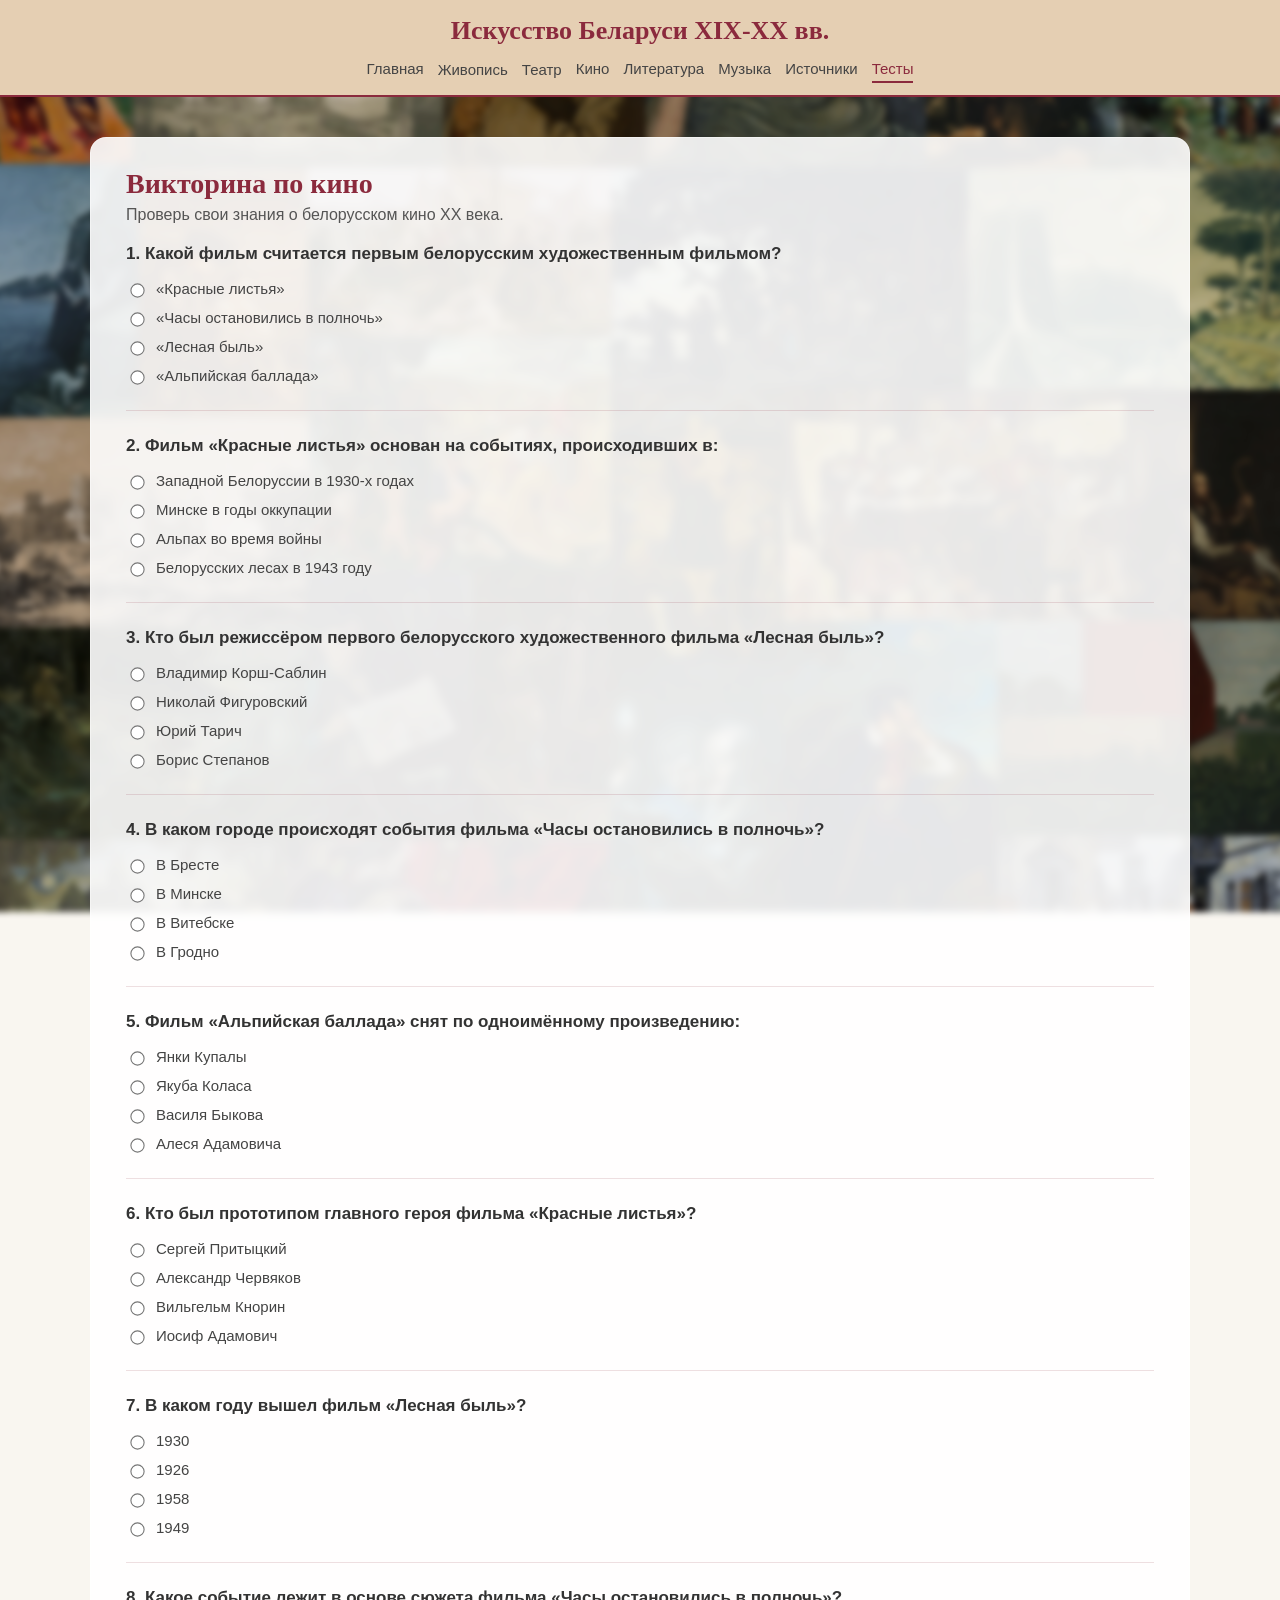
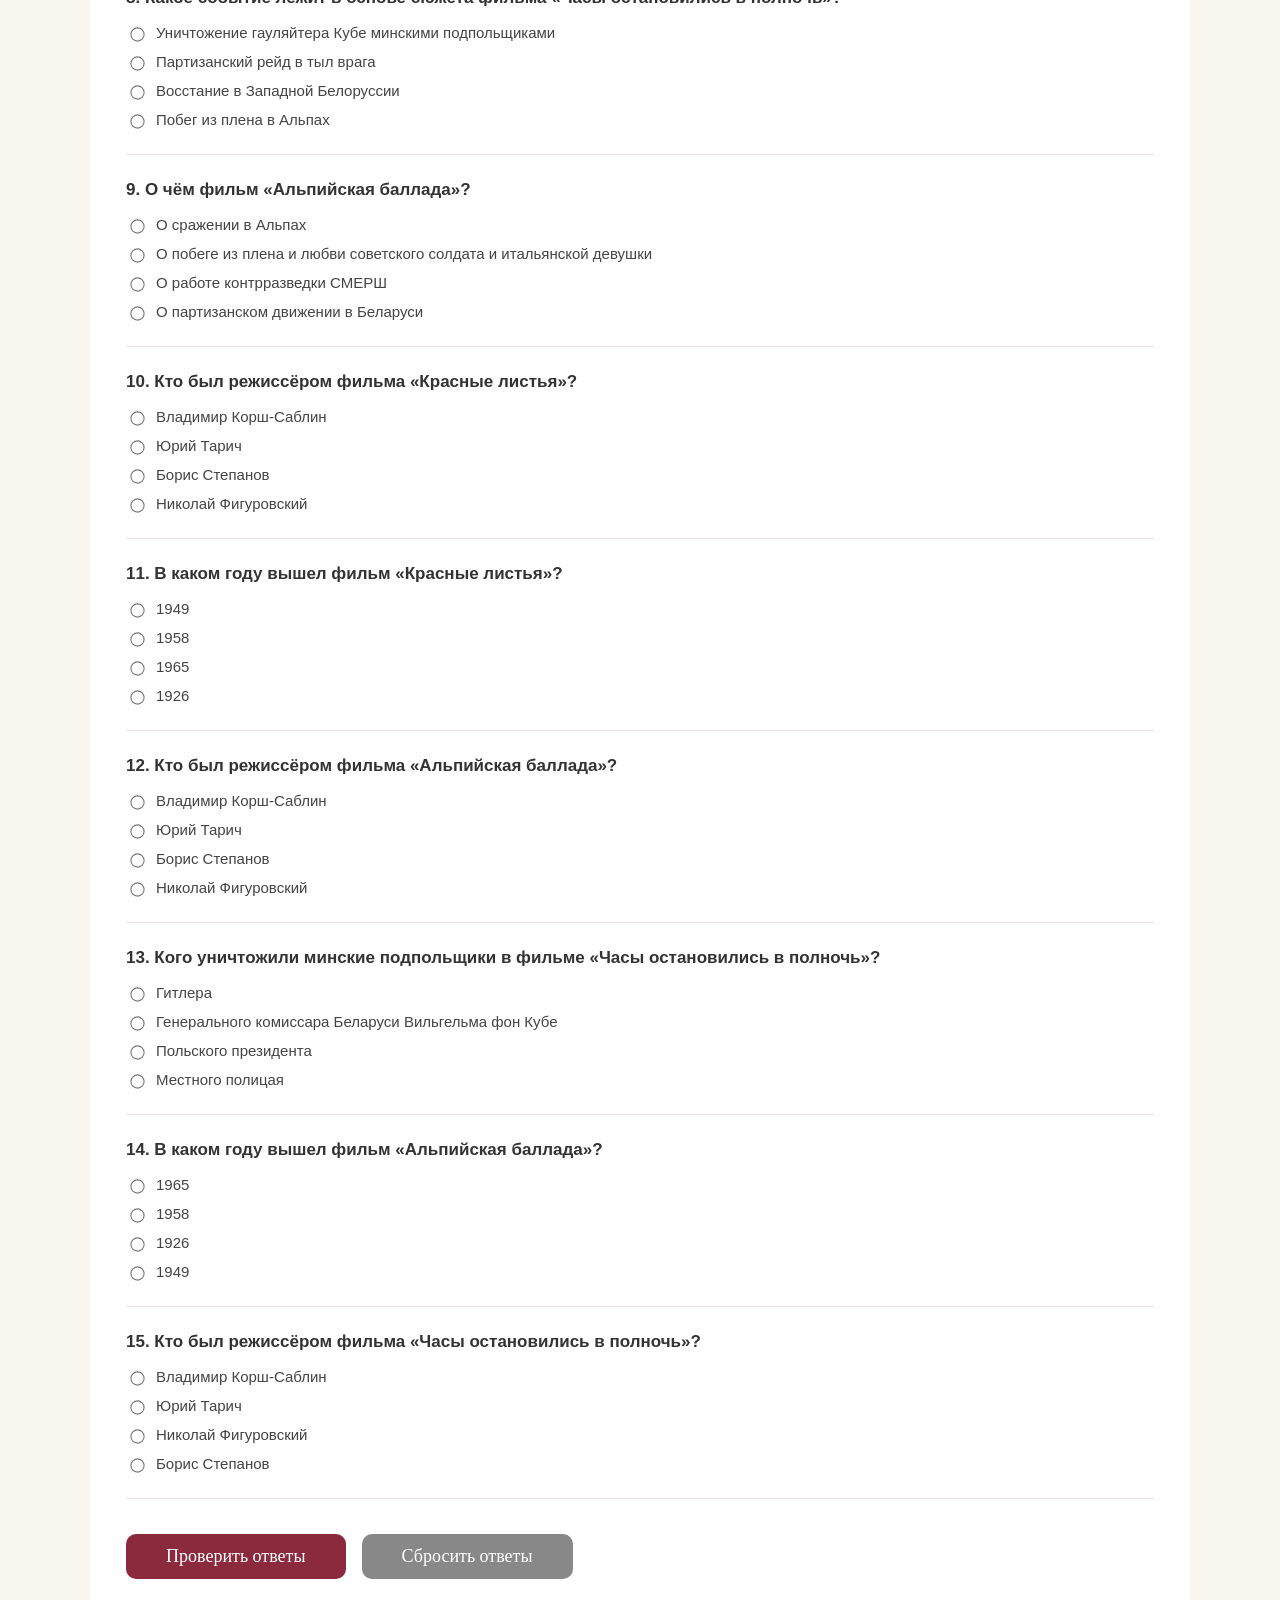
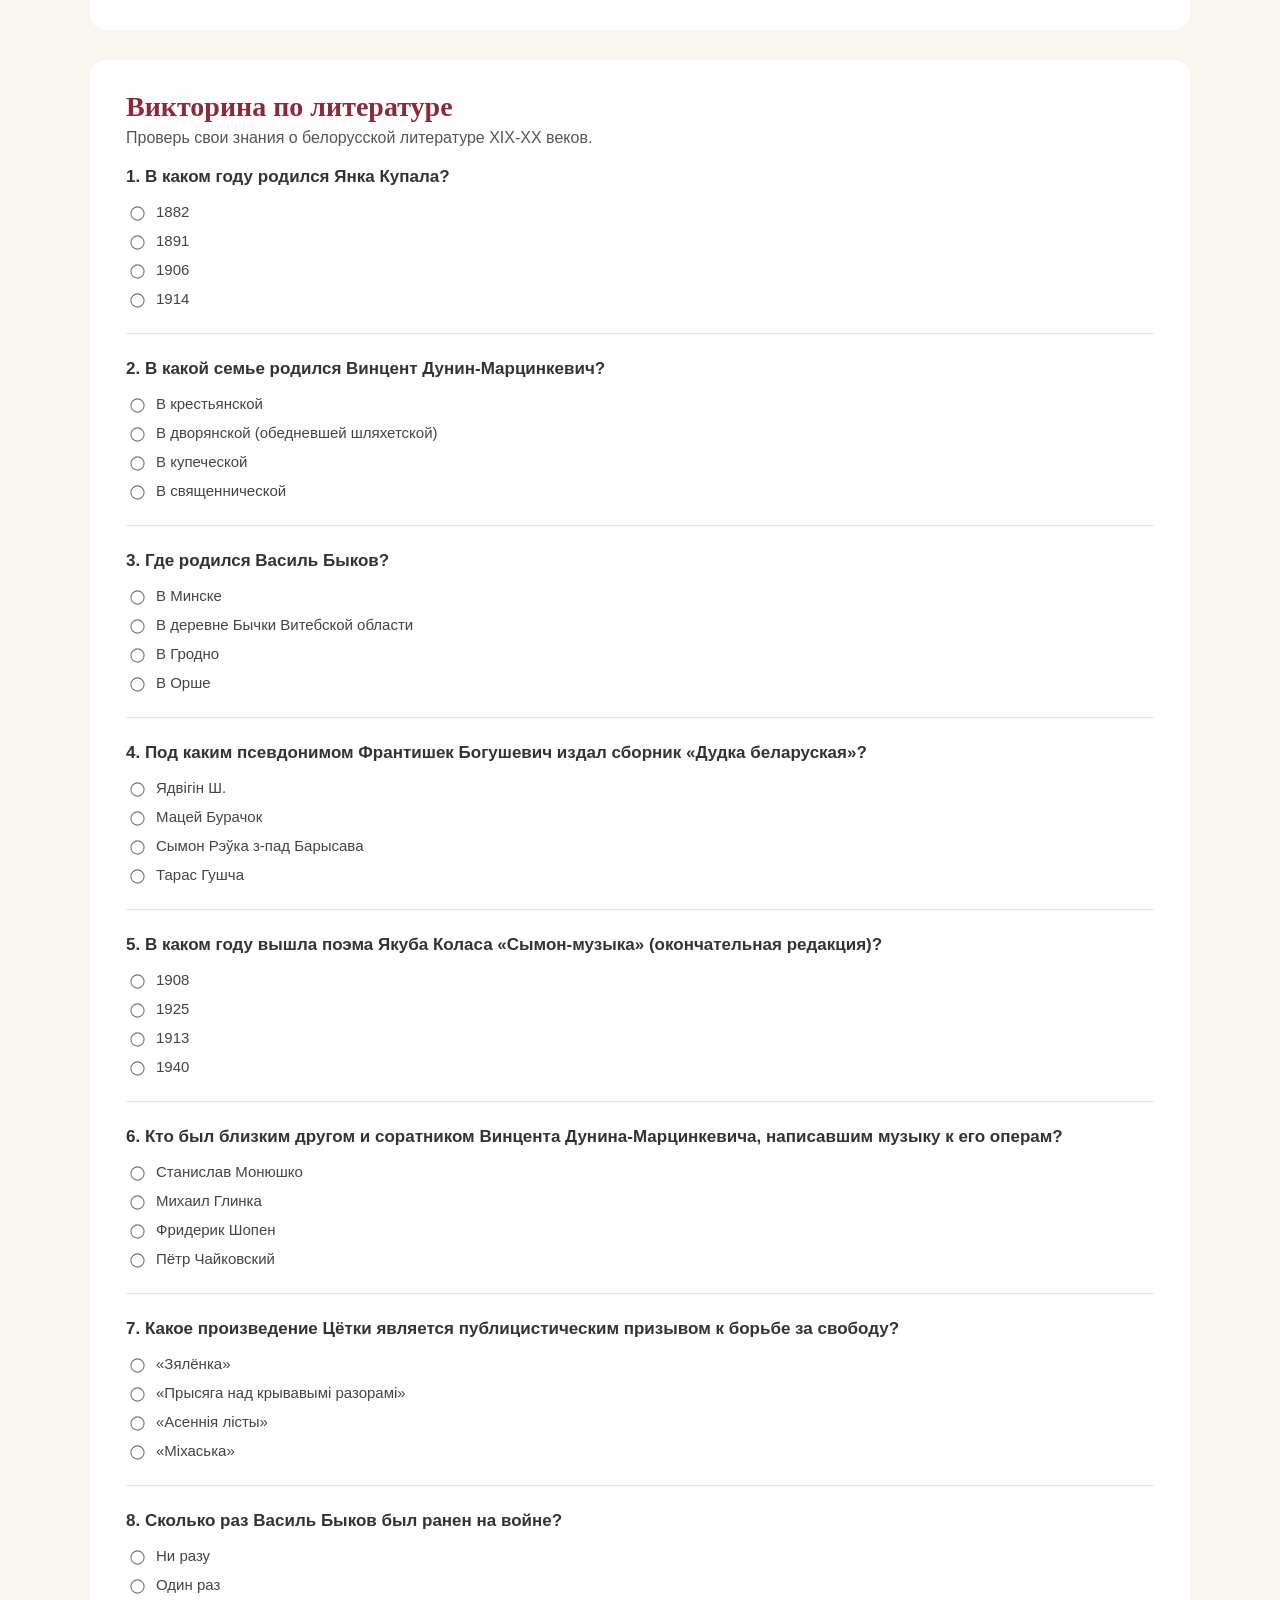
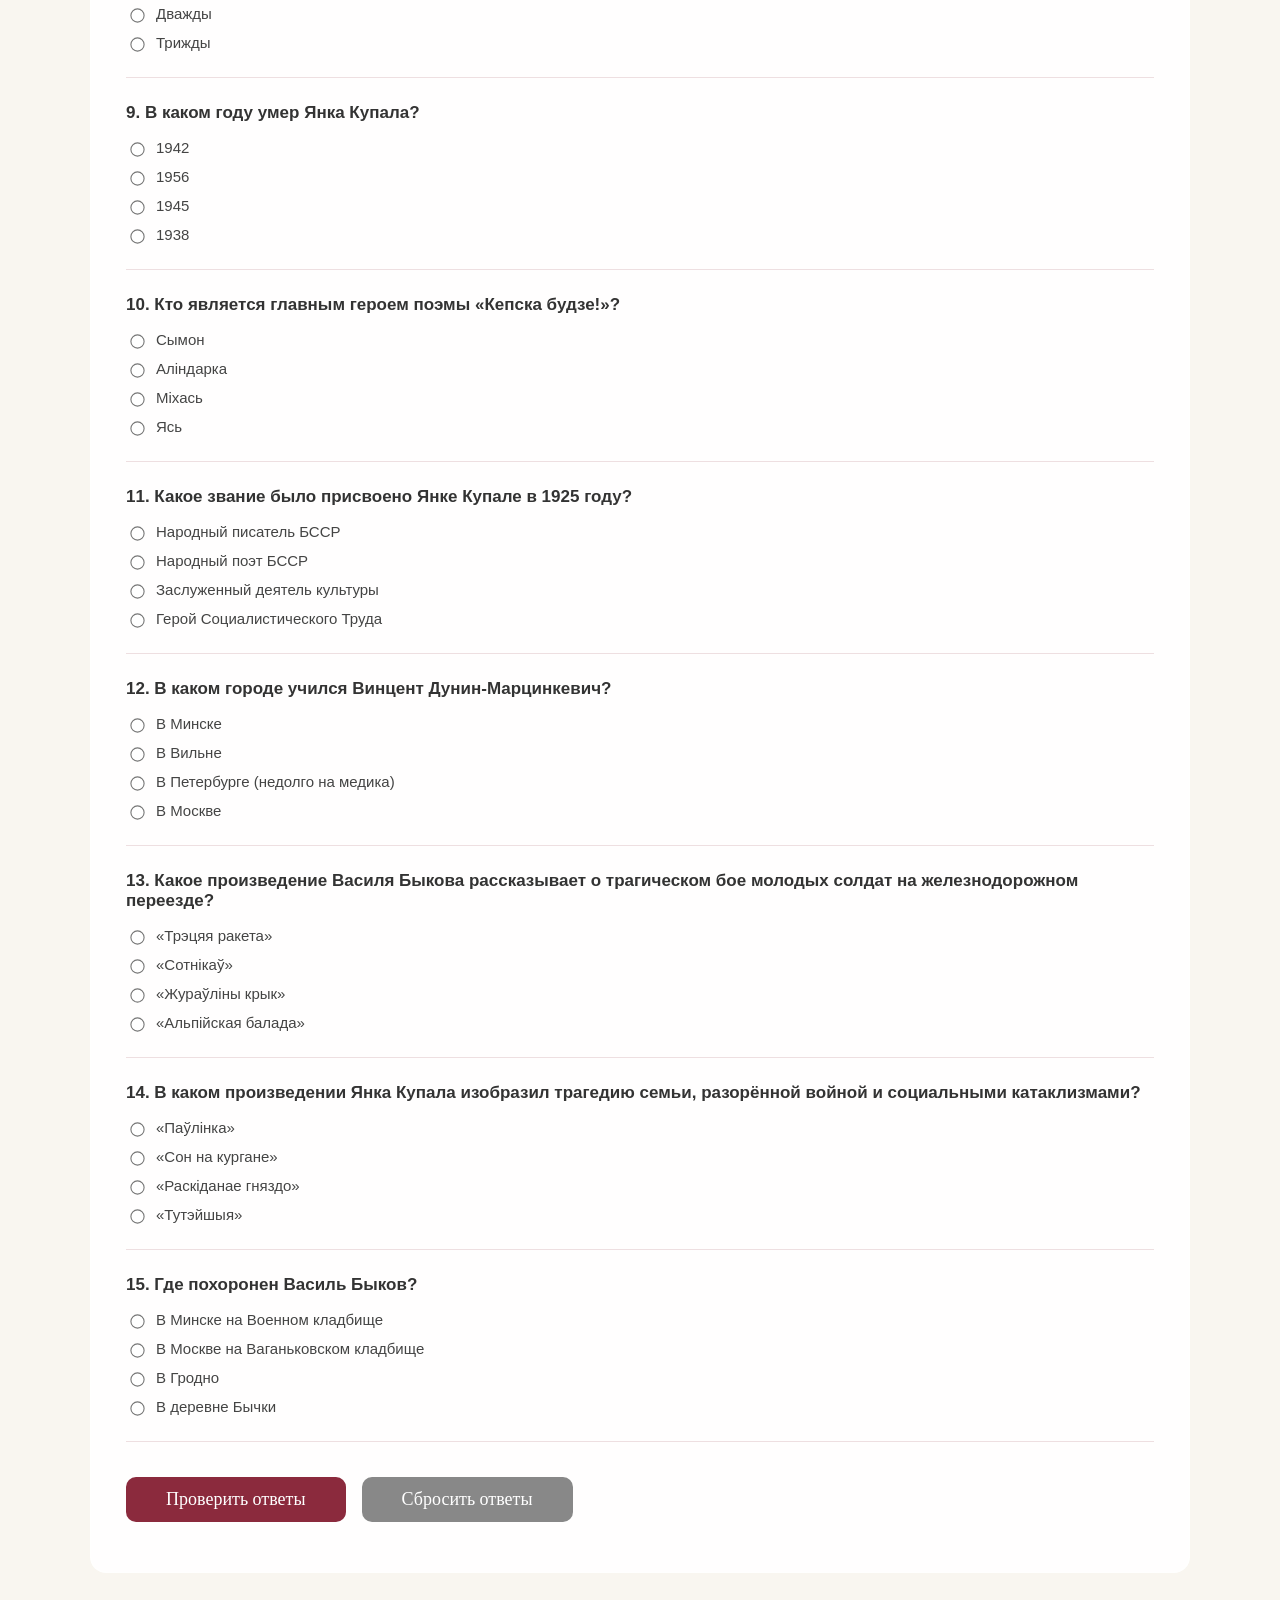
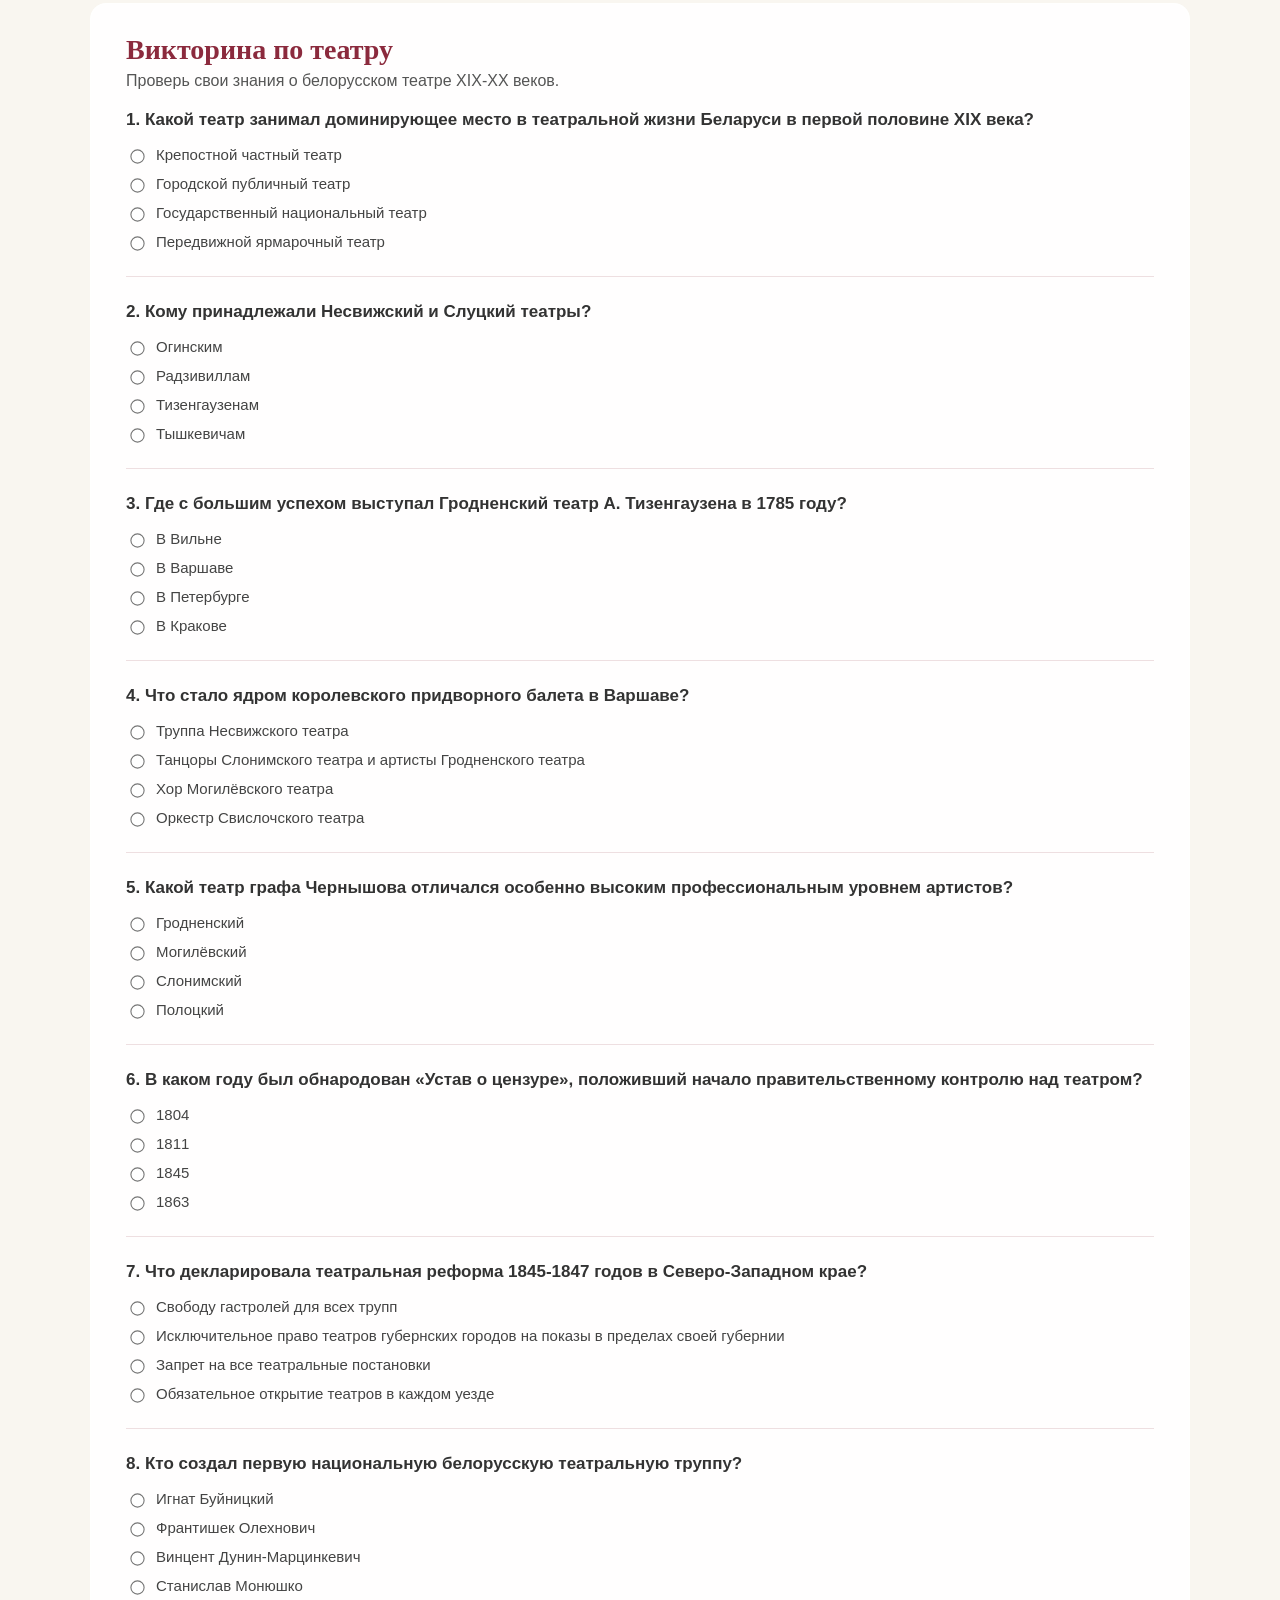
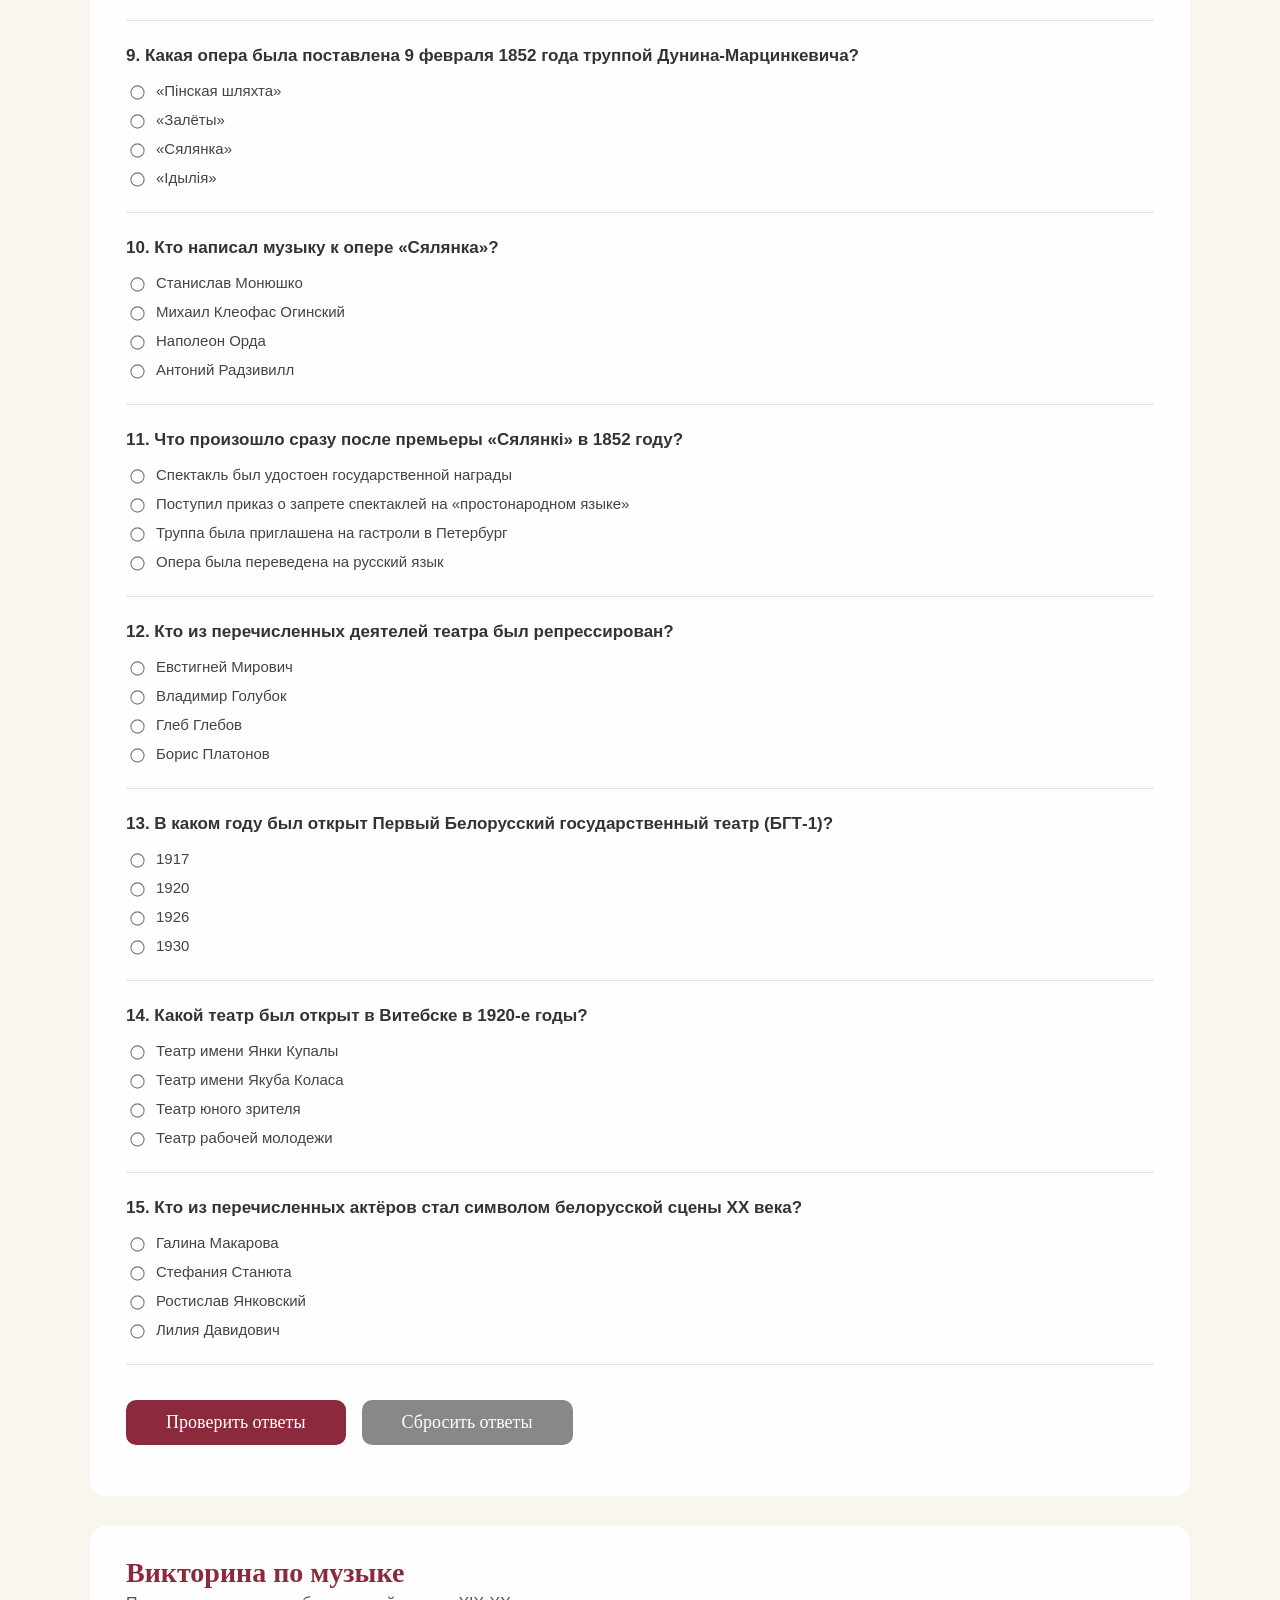
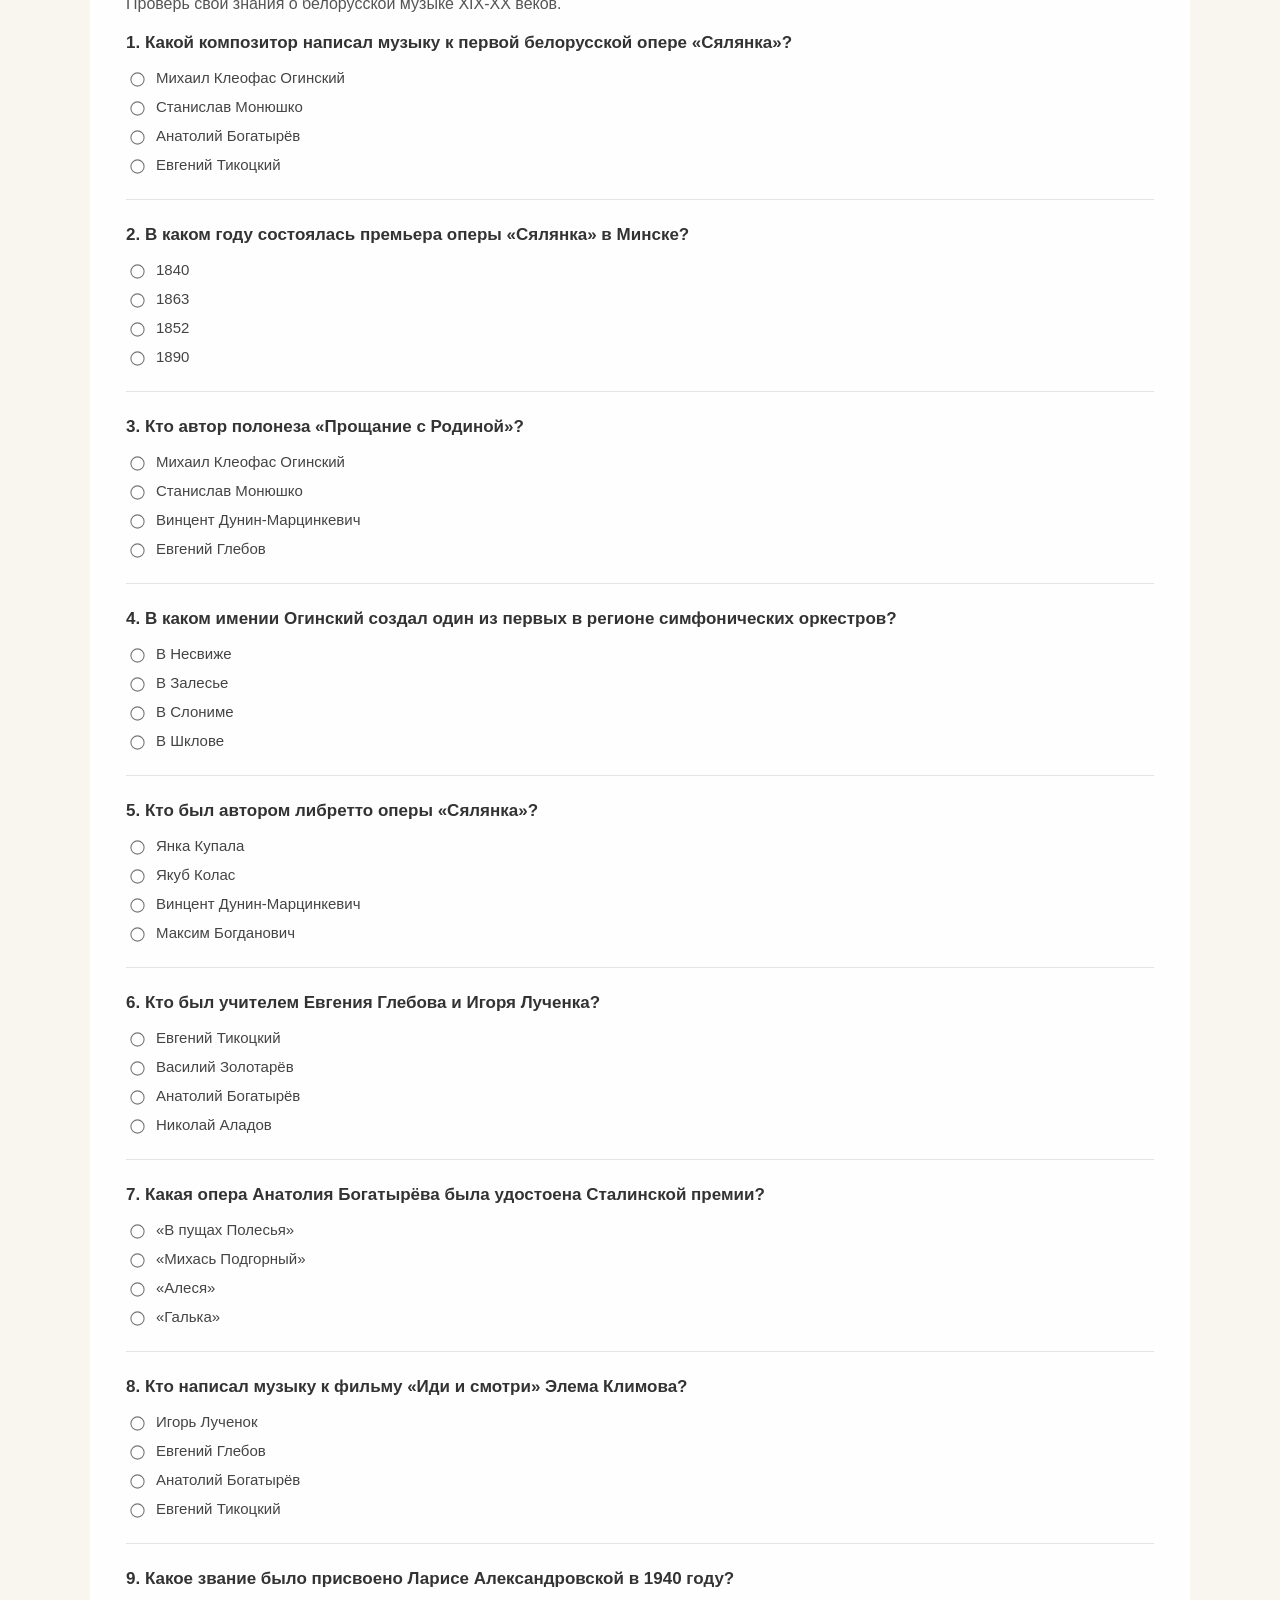
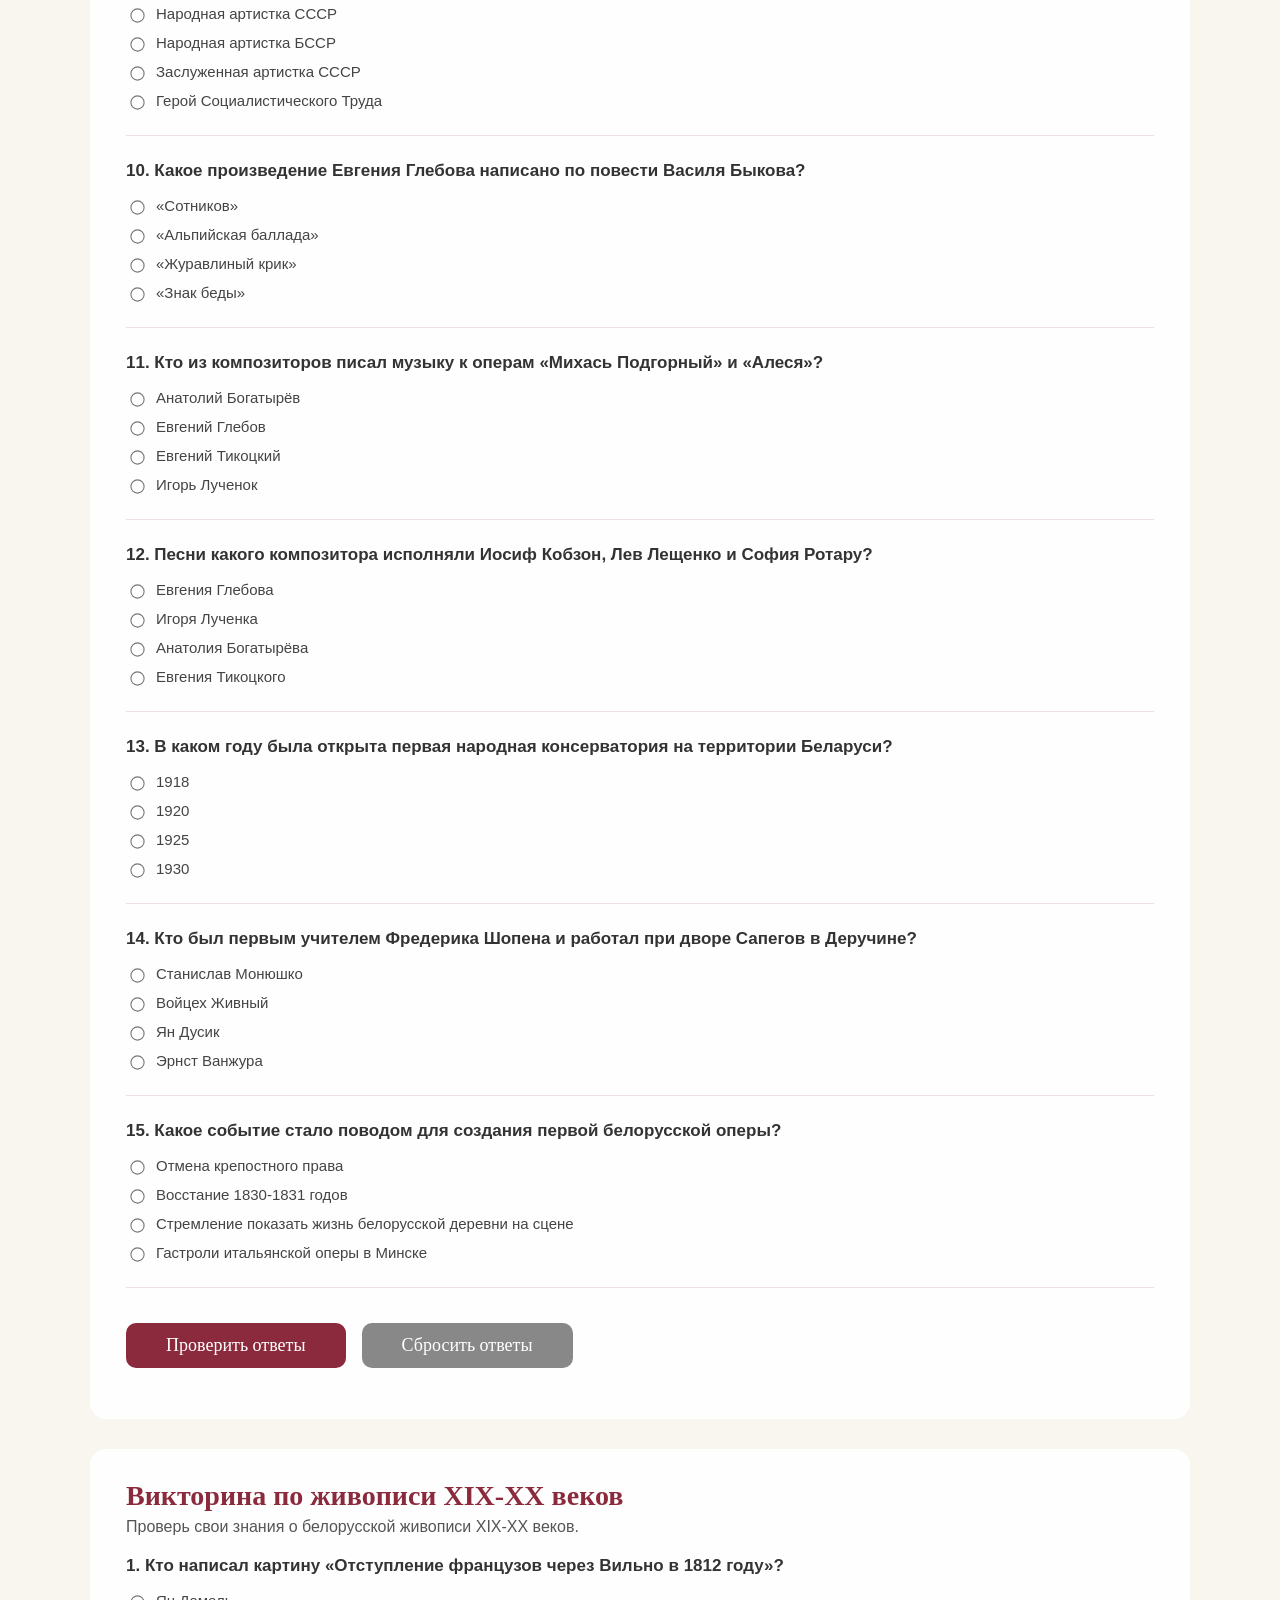
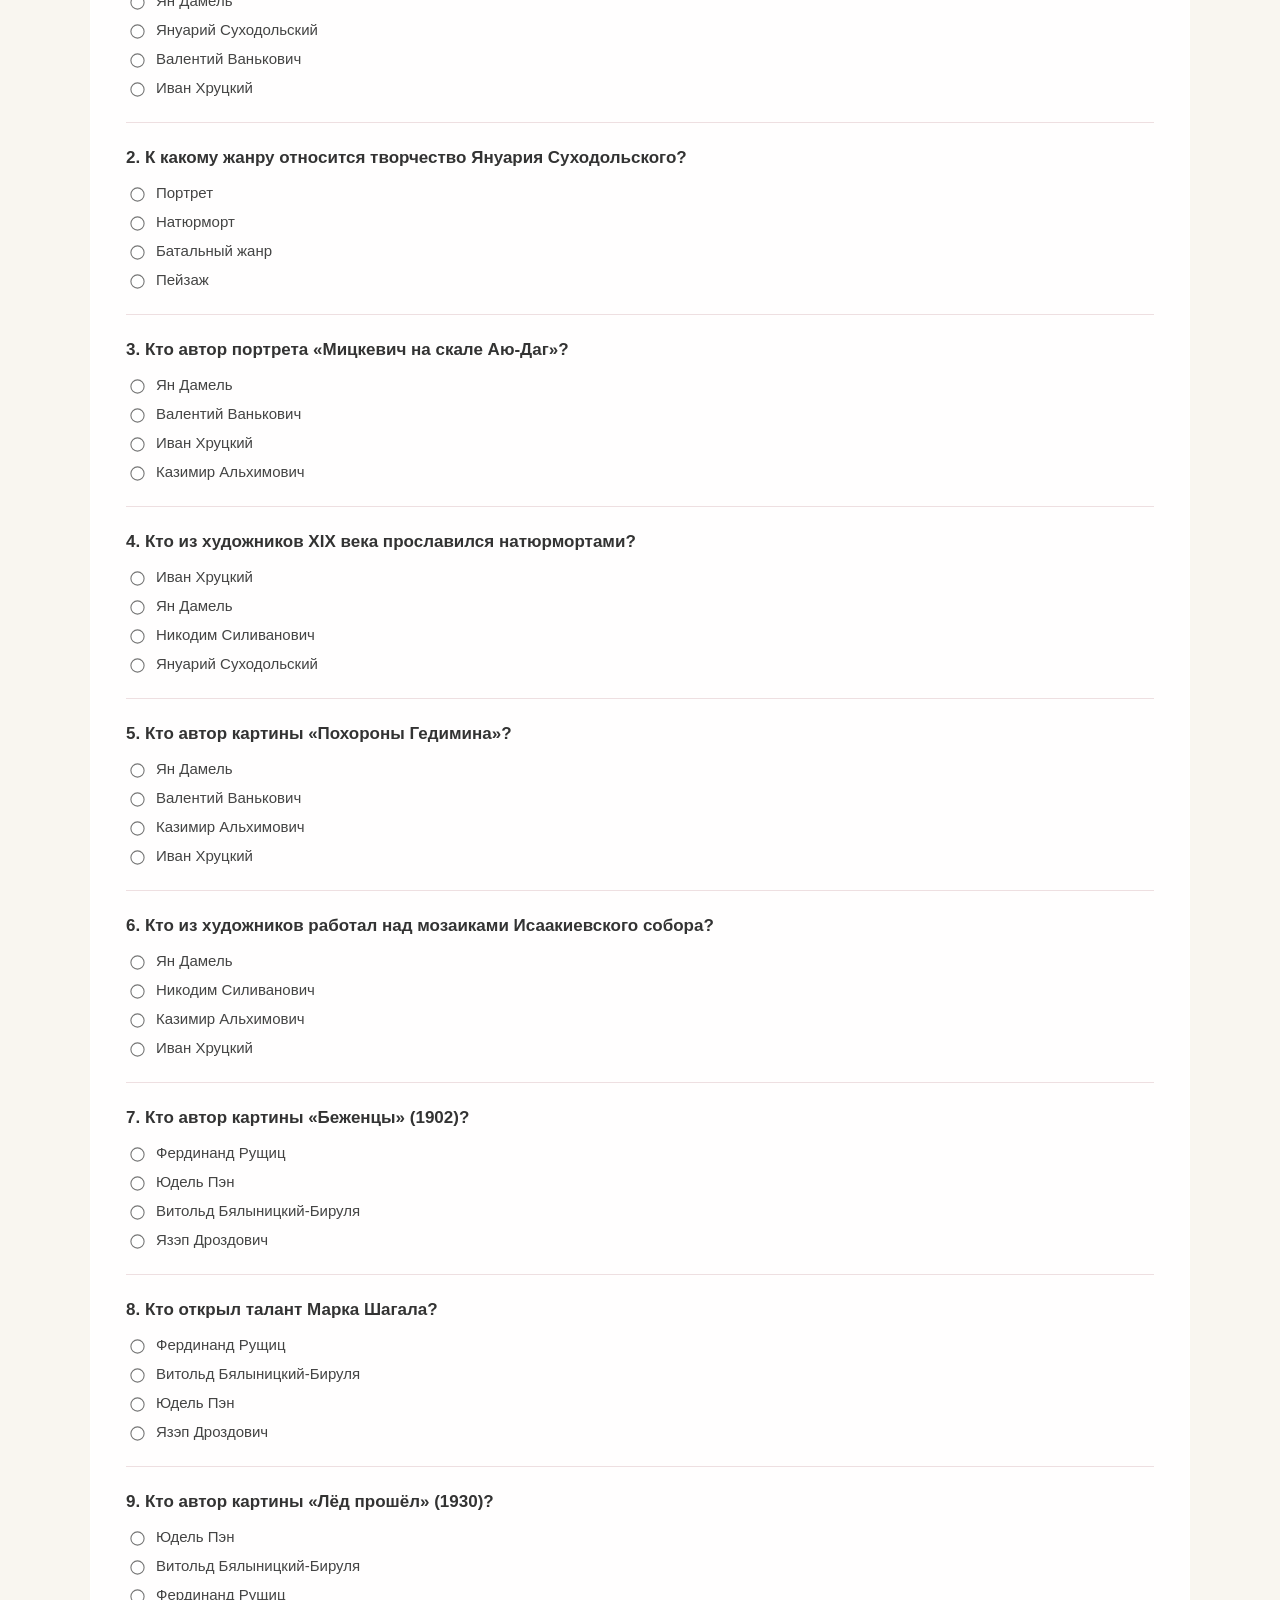
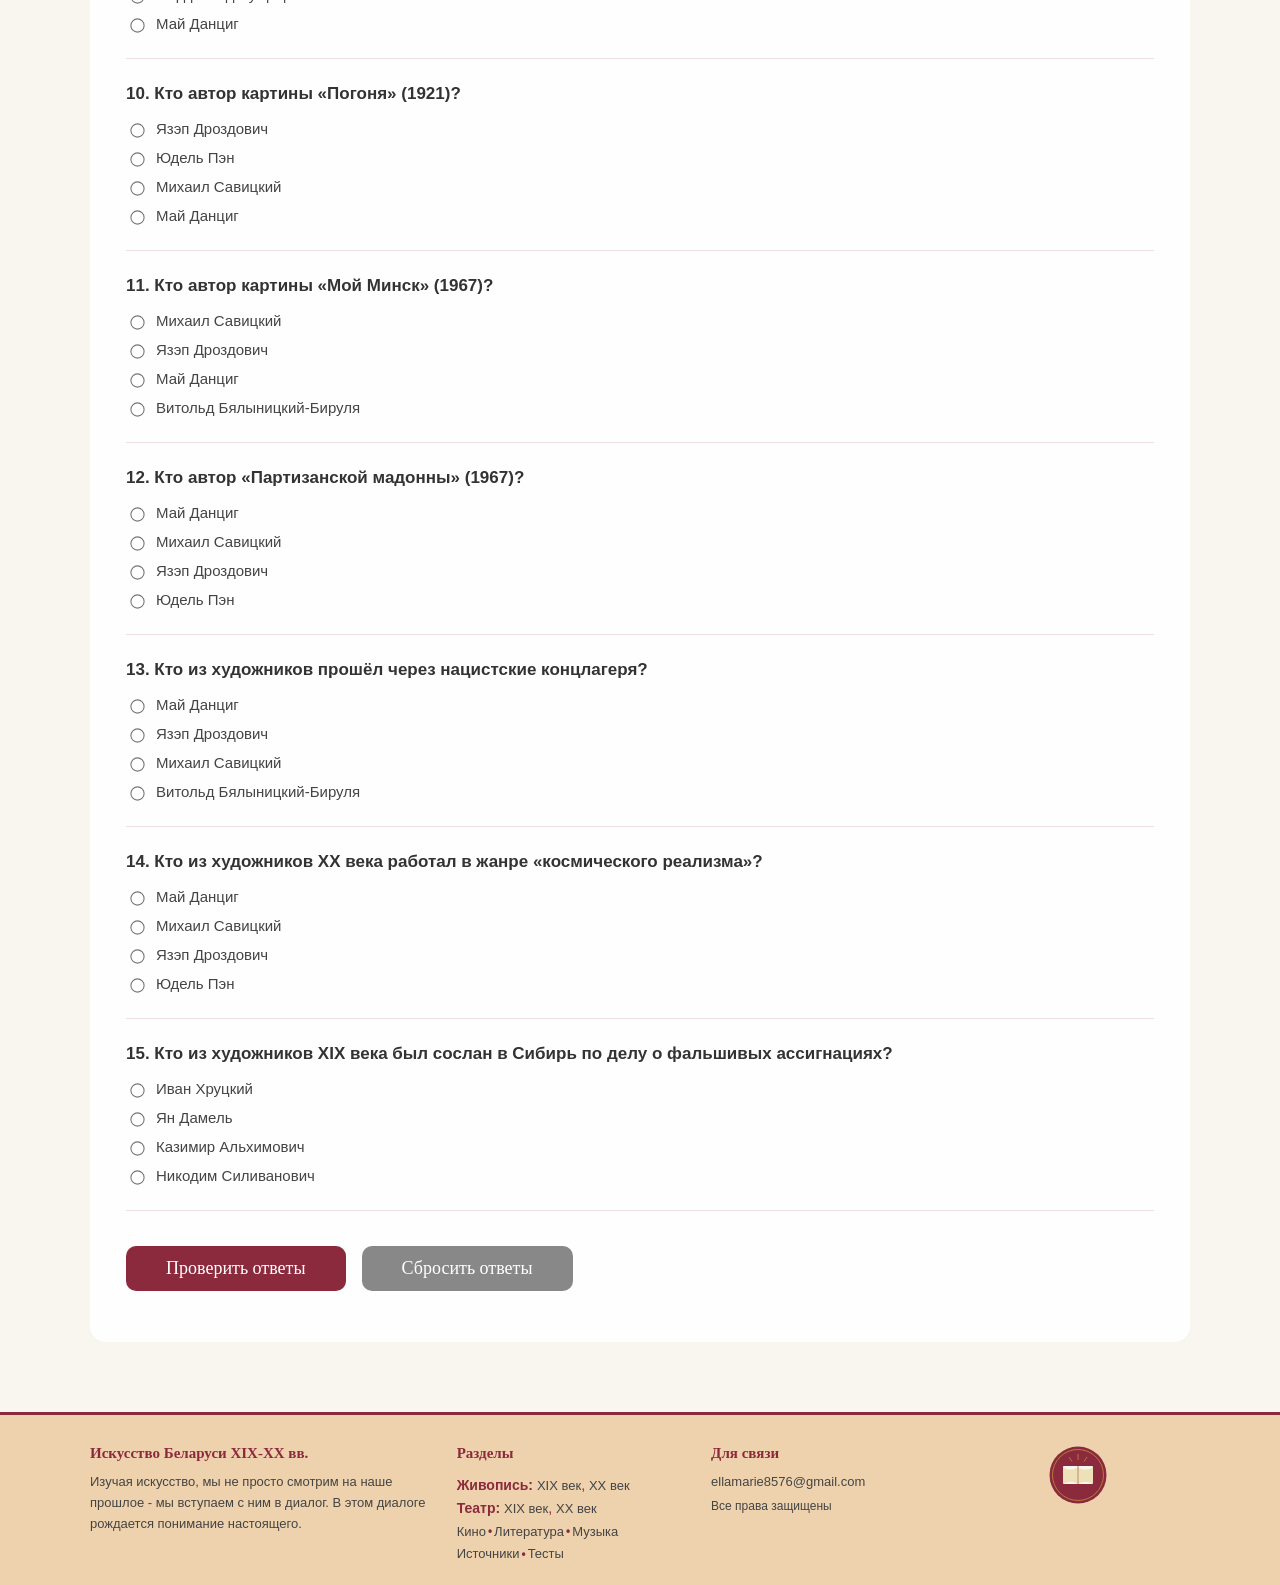
<file: tests.html>
<!DOCTYPE html>
<html lang="ru">
<head>
    <meta charset="UTF-8" />
    <meta name="viewport" content="width=device-width, initial-scale=1.0" />
    <title>Тесты - Искусство Беларуси XIX-XX вв.</title>
    <link rel="stylesheet" href="style.css" />
    <style>
        .test-block {
            background: rgba(255, 255, 255, 0.9);
            backdrop-filter: blur(3px);
            padding: 30px 35px;
            border-radius: 16px;
            border: 1px solid rgba(255, 255, 255, 0.4);
            margin-bottom: 30px;
        }

        .question {
            margin-bottom: 25px;
            padding-bottom: 20px;
            border-bottom: 1px solid rgba(139, 42, 61, 0.15);
        }

        .question:last-child {
            border-bottom: none;
            margin-bottom: 0;
            padding-bottom: 0;
        }

        .question p {
            font-family: 'Segoe UI', Arial, sans-serif;
            font-size: 17px;
            font-weight: 600;
            color: #333;
            margin-bottom: 10px;
        }

        .question label {
            display: block;
            font-family: 'Segoe UI', Arial, sans-serif;
            font-size: 15px;
            color: #444;
            padding: 6px 0 6px 30px;
            cursor: pointer;
            position: relative;
            transition: 0.2s;
        }

        .question label:hover {
            color: var(--color-accent);
        }

        .question input[type="radio"] {
            position: absolute;
            margin-left: -25px;
            margin-top: 4px;
            accent-color: var(--color-accent);
            transform: scale(1.1);
            cursor: pointer;
        }

        .test-btn {
            background: var(--color-accent);
            color: #fff;
            border: none;
            padding: 12px 40px;
            font-size: 18px;
            font-family: 'Georgia', serif;
            border-radius: 10px;
            cursor: pointer;
            transition: 0.25s;
            margin-top: 10px;
            margin-right: 12px;
        }

        .test-btn:hover {
            background: #6e1f30;
            transform: translateY(-2px);
            box-shadow: 0 6px 20px rgba(139, 42, 61, 0.25);
        }

        .test-btn.reset {
            background: #888;
        }

        .test-btn.reset:hover {
            background: #555;
        }

        .result {
            margin-top: 20px;
            font-family: 'Georgia', serif;
            font-size: 20px;
            color: var(--color-accent);
            font-weight: 600;
        }

        .test-note {
            font-family: 'Segoe UI', Arial, sans-serif;
            font-size: 14px;
            color: #666;
            margin-top: 20px;
            font-style: italic;
        }

        @media (max-width: 600px) {
            .test-block { padding: 18px 16px; }
            .question p { font-size: 15px; }
            .question label { font-size: 14px; padding-left: 25px; }
            .question input[type="radio"] { margin-left: -20px; }
            .test-btn { width: 100%; padding: 14px; font-size: 16px; margin-right: 0; margin-bottom: 10px; }
        }
    </style>
</head>
<body>

    <div class="page-bg"></div>

    <header>
        <h1>Искусство Беларуси XIX-XX вв.</h1>
        <nav>
            <a href="index.html">Главная</a>
            <div class="dropdown">
                <span class="dropbtn">Живопись</span>
                <div class="dropdown-content">
                    <a href="painting-19.html">XIX век</a>
                    <a href="painting-20.html">XX век</a>
                </div>
            </div>
            <div class="dropdown">
                <span class="dropbtn">Театр</span>
                <div class="dropdown-content">
                    <a href="theater-19.html">XIX век</a>
                    <a href="theater-20.html">XX век</a>
                </div>
            </div>
            <a href="cinema.html">Кино</a>
            <a href="literature.html">Литература</a>
            <a href="music.html">Музыка</a>
            <a href="sources.html">Источники</a>
            <a href="tests.html" class="active">Тесты</a>
        </nav>
    </header>

    <main>

        <!-- ===== ВИКТОРИНА 1: КИНО ===== -->
        <div class="test-block">
            <h2 style="font-family:'Georgia',serif; color:var(--color-accent); font-size:28px; margin-bottom:6px;">Викторина по кино</h2>
            <p style="font-family:'Segoe UI', Arial, sans-serif; font-size:16px; color:#555; margin-bottom:20px;">
                Проверь свои знания о белорусском кино XX века.
            </p>

            <form id="quizCinema">
                <div class="question" data-correct="3">
                    <p>1. Какой фильм считается первым белорусским художественным фильмом?</p>
                    <label><input type="radio" name="c1"> «Красные листья»</label>
                    <label><input type="radio" name="c1"> «Часы остановились в полночь»</label>
                    <label><input type="radio" name="c1"> «Лесная быль»</label>
                    <label><input type="radio" name="c1"> «Альпийская баллада»</label>
                </div>
                <div class="question" data-correct="1">
                    <p>2. Фильм «Красные листья» основан на событиях, происходивших в:</p>
                    <label><input type="radio" name="c2"> Западной Белоруссии в 1930-х годах</label>
                    <label><input type="radio" name="c2"> Минске в годы оккупации</label>
                    <label><input type="radio" name="c2"> Альпах во время войны</label>
                    <label><input type="radio" name="c2"> Белорусских лесах в 1943 году</label>
                </div>
                <div class="question" data-correct="3">
                    <p>3. Кто был режиссёром первого белорусского художественного фильма «Лесная быль»?</p>
                    <label><input type="radio" name="c3"> Владимир Корш-Саблин</label>
                    <label><input type="radio" name="c3"> Николай Фигуровский</label>
                    <label><input type="radio" name="c3"> Юрий Тарич</label>
                    <label><input type="radio" name="c3"> Борис Степанов</label>
                </div>
                <div class="question" data-correct="2">
                    <p>4. В каком городе происходят события фильма «Часы остановились в полночь»?</p>
                    <label><input type="radio" name="c4"> В Бресте</label>
                    <label><input type="radio" name="c4"> В Минске</label>
                    <label><input type="radio" name="c4"> В Витебске</label>
                    <label><input type="radio" name="c4"> В Гродно</label>
                </div>
                <div class="question" data-correct="3">
                    <p>5. Фильм «Альпийская баллада» снят по одноимённому произведению:</p>
                    <label><input type="radio" name="c5"> Янки Купалы</label>
                    <label><input type="radio" name="c5"> Якуба Коласа</label>
                    <label><input type="radio" name="c5"> Василя Быкова</label>
                    <label><input type="radio" name="c5"> Алеся Адамовича</label>
                </div>
                <div class="question" data-correct="1">
                    <p>6. Кто был прототипом главного героя фильма «Красные листья»?</p>
                    <label><input type="radio" name="c6"> Сергей Притыцкий</label>
                    <label><input type="radio" name="c6"> Александр Червяков</label>
                    <label><input type="radio" name="c6"> Вильгельм Кнорин</label>
                    <label><input type="radio" name="c6"> Иосиф Адамович</label>
                </div>
                <div class="question" data-correct="2">
                    <p>7. В каком году вышел фильм «Лесная быль»?</p>
                    <label><input type="radio" name="c7"> 1930</label>
                    <label><input type="radio" name="c7"> 1926</label>
                    <label><input type="radio" name="c7"> 1958</label>
                    <label><input type="radio" name="c7"> 1949</label>
                </div>
                <div class="question" data-correct="1">
                    <p>8. Какое событие лежит в основе сюжета фильма «Часы остановились в полночь»?</p>
                    <label><input type="radio" name="c8"> Уничтожение гауляйтера Кубе минскими подпольщиками</label>
                    <label><input type="radio" name="c8"> Партизанский рейд в тыл врага</label>
                    <label><input type="radio" name="c8"> Восстание в Западной Белоруссии</label>
                    <label><input type="radio" name="c8"> Побег из плена в Альпах</label>
                </div>
                <div class="question" data-correct="2">
                    <p>9. О чём фильм «Альпийская баллада»?</p>
                    <label><input type="radio" name="c9"> О сражении в Альпах</label>
                    <label><input type="radio" name="c9"> О побеге из плена и любви советского солдата и итальянской девушки</label>
                    <label><input type="radio" name="c9"> О работе контрразведки СМЕРШ</label>
                    <label><input type="radio" name="c9"> О партизанском движении в Беларуси</label>
                </div>
                <div class="question" data-correct="1">
                    <p>10. Кто был режиссёром фильма «Красные листья»?</p>
                    <label><input type="radio" name="c10"> Владимир Корш-Саблин</label>
                    <label><input type="radio" name="c10"> Юрий Тарич</label>
                    <label><input type="radio" name="c10"> Борис Степанов</label>
                    <label><input type="radio" name="c10"> Николай Фигуровский</label>
                </div>
                <div class="question" data-correct="2">
                    <p>11. В каком году вышел фильм «Красные листья»?</p>
                    <label><input type="radio" name="c11"> 1949</label>
                    <label><input type="radio" name="c11"> 1958</label>
                    <label><input type="radio" name="c11"> 1965</label>
                    <label><input type="radio" name="c11"> 1926</label>
                </div>
                <div class="question" data-correct="3">
                    <p>12. Кто был режиссёром фильма «Альпийская баллада»?</p>
                    <label><input type="radio" name="c12"> Владимир Корш-Саблин</label>
                    <label><input type="radio" name="c12"> Юрий Тарич</label>
                    <label><input type="radio" name="c12"> Борис Степанов</label>
                    <label><input type="radio" name="c12"> Николай Фигуровский</label>
                </div>
                <div class="question" data-correct="2">
                    <p>13. Кого уничтожили минские подпольщики в фильме «Часы остановились в полночь»?</p>
                    <label><input type="radio" name="c13"> Гитлера</label>
                    <label><input type="radio" name="c13"> Генерального комиссара Беларуси Вильгельма фон Кубе</label>
                    <label><input type="radio" name="c13"> Польского президента</label>
                    <label><input type="radio" name="c13"> Местного полицая</label>
                </div>
                <div class="question" data-correct="1">
                    <p>14. В каком году вышел фильм «Альпийская баллада»?</p>
                    <label><input type="radio" name="c14"> 1965</label>
                    <label><input type="radio" name="c14"> 1958</label>
                    <label><input type="radio" name="c14"> 1926</label>
                    <label><input type="radio" name="c14"> 1949</label>
                </div>
                <div class="question" data-correct="3">
                    <p>15. Кто был режиссёром фильма «Часы остановились в полночь»?</p>
                    <label><input type="radio" name="c15"> Владимир Корш-Саблин</label>
                    <label><input type="radio" name="c15"> Юрий Тарич</label>
                    <label><input type="radio" name="c15"> Николай Фигуровский</label>
                    <label><input type="radio" name="c15"> Борис Степанов</label>
                </div>

                <button type="button" class="test-btn" onclick="checkQuiz('quizCinema', 'resultCinema')">Проверить ответы</button>
                <button type="button" class="test-btn reset" onclick="resetQuiz('quizCinema', 'resultCinema')">Сбросить ответы</button>
            </form>

            <div id="resultCinema" class="result"></div>
            <div class="test-note"></div>
        </div>

        <!-- ===== ВИКТОРИНА 2: ЛИТЕРАТУРА ===== -->
        <div class="test-block">
            <h2 style="font-family:'Georgia',serif; color:var(--color-accent); font-size:28px; margin-bottom:6px;">Викторина по литературе</h2>
            <p style="font-family:'Segoe UI', Arial, sans-serif; font-size:16px; color:#555; margin-bottom:20px;">
                Проверь свои знания о белорусской литературе XIX-XX веков.
            </p>

            <form id="quizLiterature">
                <div class="question" data-correct="1">
                    <p>1. В каком году родился Янка Купала?</p>
                    <label><input type="radio" name="l1"> 1882</label>
                    <label><input type="radio" name="l1"> 1891</label>
                    <label><input type="radio" name="l1"> 1906</label>
                    <label><input type="radio" name="l1"> 1914</label>
                </div>
                <div class="question" data-correct="2">
                    <p>2. В какой семье родился Винцент Дунин-Марцинкевич?</p>
                    <label><input type="radio" name="l2"> В крестьянской</label>
                    <label><input type="radio" name="l2"> В дворянской (обедневшей шляхетской)</label>
                    <label><input type="radio" name="l2"> В купеческой</label>
                    <label><input type="radio" name="l2"> В священнической</label>
                </div>
                <div class="question" data-correct="2">
                    <p>3. Где родился Василь Быков?</p>
                    <label><input type="radio" name="l3"> В Минске</label>
                    <label><input type="radio" name="l3"> В деревне Бычки Витебской области</label>
                    <label><input type="radio" name="l3"> В Гродно</label>
                    <label><input type="radio" name="l3"> В Орше</label>
                </div>
                <div class="question" data-correct="2">
                    <p>4. Под каким псевдонимом Франтишек Богушевич издал сборник «Дудка беларуская»?</p>
                    <label><input type="radio" name="l4"> Ядвігін Ш.</label>
                    <label><input type="radio" name="l4"> Мацей Бурачок</label>
                    <label><input type="radio" name="l4"> Сымон Рэўка з-пад Барысава</label>
                    <label><input type="radio" name="l4"> Тарас Гушча</label>
                </div>
                <div class="question" data-correct="2">
                    <p>5. В каком году вышла поэма Якуба Коласа «Сымон-музыка» (окончательная редакция)?</p>
                    <label><input type="radio" name="l5"> 1908</label>
                    <label><input type="radio" name="l5"> 1925</label>
                    <label><input type="radio" name="l5"> 1913</label>
                    <label><input type="radio" name="l5"> 1940</label>
                </div>
                <div class="question" data-correct="1">
                    <p>6. Кто был близким другом и соратником Винцента Дунина-Марцинкевича, написавшим музыку к его операм?</p>
                    <label><input type="radio" name="l6"> Станислав Монюшко</label>
                    <label><input type="radio" name="l6"> Михаил Глинка</label>
                    <label><input type="radio" name="l6"> Фридерик Шопен</label>
                    <label><input type="radio" name="l6"> Пётр Чайковский</label>
                </div>
                <div class="question" data-correct="2">
                    <p>7. Какое произведение Цётки является публицистическим призывом к борьбе за свободу?</p>
                    <label><input type="radio" name="l7"> «Зялёнка»</label>
                    <label><input type="radio" name="l7"> «Прысяга над крывавымі разорамі»</label>
                    <label><input type="radio" name="l7"> «Асеннія лісты»</label>
                    <label><input type="radio" name="l7"> «Міхаська»</label>
                </div>
                <div class="question" data-correct="3">
                    <p>8. Сколько раз Василь Быков был ранен на войне?</p>
                    <label><input type="radio" name="l8"> Ни разу</label>
                    <label><input type="radio" name="l8"> Один раз</label>
                    <label><input type="radio" name="l8"> Дважды</label>
                    <label><input type="radio" name="l8"> Трижды</label>
                </div>
                <div class="question" data-correct="1">
                    <p>9. В каком году умер Янка Купала?</p>
                    <label><input type="radio" name="l9"> 1942</label>
                    <label><input type="radio" name="l9"> 1956</label>
                    <label><input type="radio" name="l9"> 1945</label>
                    <label><input type="radio" name="l9"> 1938</label>
                </div>
                <div class="question" data-correct="2">
                    <p>10. Кто является главным героем поэмы «Кепска будзе!»?</p>
                    <label><input type="radio" name="l10"> Сымон</label>
                    <label><input type="radio" name="l10"> Аліндарка</label>
                    <label><input type="radio" name="l10"> Міхась</label>
                    <label><input type="radio" name="l10"> Ясь</label>
                </div>
                <div class="question" data-correct="2">
                    <p>11. Какое звание было присвоено Янке Купале в 1925 году?</p>
                    <label><input type="radio" name="l11"> Народный писатель БССР</label>
                    <label><input type="radio" name="l11"> Народный поэт БССР</label>
                    <label><input type="radio" name="l11"> Заслуженный деятель культуры</label>
                    <label><input type="radio" name="l11"> Герой Социалистического Труда</label>
                </div>
                <div class="question" data-correct="3">
                    <p>12. В каком городе учился Винцент Дунин-Марцинкевич?</p>
                    <label><input type="radio" name="l12"> В Минске</label>
                    <label><input type="radio" name="l12"> В Вильне</label>
                    <label><input type="radio" name="l12"> В Петербурге (недолго на медика)</label>
                    <label><input type="radio" name="l12"> В Москве</label>
                </div>
                <div class="question" data-correct="3">
                    <p>13. Какое произведение Василя Быкова рассказывает о трагическом бое молодых солдат на железнодорожном переезде?</p>
                    <label><input type="radio" name="l13"> «Трэцяя ракета»</label>
                    <label><input type="radio" name="l13"> «Сотнікаў»</label>
                    <label><input type="radio" name="l13"> «Жураўліны крык»</label>
                    <label><input type="radio" name="l13"> «Альпійская балада»</label>
                </div>
                <div class="question" data-correct="3">
                    <p>14. В каком произведении Янка Купала изобразил трагедию семьи, разорённой войной и социальными катаклизмами?</p>
                    <label><input type="radio" name="l14"> «Паўлінка»</label>
                    <label><input type="radio" name="l14"> «Сон на кургане»</label>
                    <label><input type="radio" name="l14"> «Раскіданае гняздо»</label>
                    <label><input type="radio" name="l14"> «Тутэйшыя»</label>
                </div>
                <div class="question" data-correct="1">
                    <p>15. Где похоронен Василь Быков?</p>
                    <label><input type="radio" name="l15"> В Минске на Военном кладбище</label>
                    <label><input type="radio" name="l15"> В Москве на Ваганьковском кладбище</label>
                    <label><input type="radio" name="l15"> В Гродно</label>
                    <label><input type="radio" name="l15"> В деревне Бычки</label>
                </div>

                <button type="button" class="test-btn" onclick="checkQuiz('quizLiterature', 'resultLiterature')">Проверить ответы</button>
                <button type="button" class="test-btn reset" onclick="resetQuiz('quizLiterature', 'resultLiterature')">Сбросить ответы</button>
            </form>

            <div id="resultLiterature" class="result"></div>
            <div class="test-note"></div>
        </div>

        <!-- ===== ВИКТОРИНА 3: ТЕАТР ===== -->
        <div class="test-block">
            <h2 style="font-family:'Georgia',serif; color:var(--color-accent); font-size:28px; margin-bottom:6px;">Викторина по театру</h2>
            <p style="font-family:'Segoe UI', Arial, sans-serif; font-size:16px; color:#555; margin-bottom:20px;">
                Проверь свои знания о белорусском театре XIX-XX веков.
            </p>

            <form id="quizTheater">
                <div class="question" data-correct="1">
                    <p>1. Какой театр занимал доминирующее место в театральной жизни Беларуси в первой половине XIX века?</p>
                    <label><input type="radio" name="t1"> Крепостной частный театр</label>
                    <label><input type="radio" name="t1"> Городской публичный театр</label>
                    <label><input type="radio" name="t1"> Государственный национальный театр</label>
                    <label><input type="radio" name="t1"> Передвижной ярмарочный театр</label>
                </div>
                <div class="question" data-correct="2">
                    <p>2. Кому принадлежали Несвижский и Слуцкий театры?</p>
                    <label><input type="radio" name="t2"> Огинским</label>
                    <label><input type="radio" name="t2"> Радзивиллам</label>
                    <label><input type="radio" name="t2"> Тизенгаузенам</label>
                    <label><input type="radio" name="t2"> Тышкевичам</label>
                </div>
                <div class="question" data-correct="2">
                    <p>3. Где с большим успехом выступал Гродненский театр А. Тизенгаузена в 1785 году?</p>
                    <label><input type="radio" name="t3"> В Вильне</label>
                    <label><input type="radio" name="t3"> В Варшаве</label>
                    <label><input type="radio" name="t3"> В Петербурге</label>
                    <label><input type="radio" name="t3"> В Кракове</label>
                </div>
                <div class="question" data-correct="2">
                    <p>4. Что стало ядром королевского придворного балета в Варшаве?</p>
                    <label><input type="radio" name="t4"> Труппа Несвижского театра</label>
                    <label><input type="radio" name="t4"> Танцоры Слонимского театра и артисты Гродненского театра</label>
                    <label><input type="radio" name="t4"> Хор Могилёвского театра</label>
                    <label><input type="radio" name="t4"> Оркестр Свислочского театра</label>
                </div>
                <div class="question" data-correct="2">
                    <p>5. Какой театр графа Чернышова отличался особенно высоким профессиональным уровнем артистов?</p>
                    <label><input type="radio" name="t5"> Гродненский</label>
                    <label><input type="radio" name="t5"> Могилёвский</label>
                    <label><input type="radio" name="t5"> Слонимский</label>
                    <label><input type="radio" name="t5"> Полоцкий</label>
                </div>
                <div class="question" data-correct="1">
                    <p>6. В каком году был обнародован «Устав о цензуре», положивший начало правительственному контролю над театром?</p>
                    <label><input type="radio" name="t6"> 1804</label>
                    <label><input type="radio" name="t6"> 1811</label>
                    <label><input type="radio" name="t6"> 1845</label>
                    <label><input type="radio" name="t6"> 1863</label>
                </div>
                <div class="question" data-correct="2">
                    <p>7. Что декларировала театральная реформа 1845-1847 годов в Северо-Западном крае?</p>
                    <label><input type="radio" name="t7"> Свободу гастролей для всех трупп</label>
                    <label><input type="radio" name="t7"> Исключительное право театров губернских городов на показы в пределах своей губернии</label>
                    <label><input type="radio" name="t7"> Запрет на все театральные постановки</label>
                    <label><input type="radio" name="t7"> Обязательное открытие театров в каждом уезде</label>
                </div>
                <div class="question" data-correct="3">
                    <p>8. Кто создал первую национальную белорусскую театральную труппу?</p>
                    <label><input type="radio" name="t8"> Игнат Буйницкий</label>
                    <label><input type="radio" name="t8"> Франтишек Олехнович</label>
                    <label><input type="radio" name="t8"> Винцент Дунин-Марцинкевич</label>
                    <label><input type="radio" name="t8"> Станислав Монюшко</label>
                </div>
                <div class="question" data-correct="3">
                    <p>9. Какая опера была поставлена 9 февраля 1852 года труппой Дунина-Марцинкевича?</p>
                    <label><input type="radio" name="t9"> «Пінская шляхта»</label>
                    <label><input type="radio" name="t9"> «Залёты»</label>
                    <label><input type="radio" name="t9"> «Сялянка»</label>
                    <label><input type="radio" name="t9"> «Ідылія»</label>
                </div>
                <div class="question" data-correct="1">
                    <p>10. Кто написал музыку к опере «Сялянка»?</p>
                    <label><input type="radio" name="t10"> Станислав Монюшко</label>
                    <label><input type="radio" name="t10"> Михаил Клеофас Огинский</label>
                    <label><input type="radio" name="t10"> Наполеон Орда</label>
                    <label><input type="radio" name="t10"> Антоний Радзивилл</label>
                </div>
                <div class="question" data-correct="2">
                    <p>11. Что произошло сразу после премьеры «Сялянкі» в 1852 году?</p>
                    <label><input type="radio" name="t11"> Спектакль был удостоен государственной награды</label>
                    <label><input type="radio" name="t11"> Поступил приказ о запрете спектаклей на «простонародном языке»</label>
                    <label><input type="radio" name="t11"> Труппа была приглашена на гастроли в Петербург</label>
                    <label><input type="radio" name="t11"> Опера была переведена на русский язык</label>
                </div>
                <div class="question" data-correct="2">
                    <p>12. Кто из перечисленных деятелей театра был репрессирован?</p>
                    <label><input type="radio" name="t12"> Евстигней Мирович</label>
                    <label><input type="radio" name="t12"> Владимир Голубок</label>
                    <label><input type="radio" name="t12"> Глеб Глебов</label>
                    <label><input type="radio" name="t12"> Борис Платонов</label>
                </div>
                <div class="question" data-correct="2">
                    <p>13. В каком году был открыт Первый Белорусский государственный театр (БГТ-1)?</p>
                    <label><input type="radio" name="t13"> 1917</label>
                    <label><input type="radio" name="t13"> 1920</label>
                    <label><input type="radio" name="t13"> 1926</label>
                    <label><input type="radio" name="t13"> 1930</label>
                </div>
                <div class="question" data-correct="2">
                    <p>14. Какой театр был открыт в Витебске в 1920-е годы?</p>
                    <label><input type="radio" name="t14"> Театр имени Янки Купалы</label>
                    <label><input type="radio" name="t14"> Театр имени Якуба Коласа</label>
                    <label><input type="radio" name="t14"> Театр юного зрителя</label>
                    <label><input type="radio" name="t14"> Театр рабочей молодежи</label>
                </div>
                <div class="question" data-correct="2">
                    <p>15. Кто из перечисленных актёров стал символом белорусской сцены XX века?</p>
                    <label><input type="radio" name="t15"> Галина Макарова</label>
                    <label><input type="radio" name="t15"> Стефания Станюта</label>
                    <label><input type="radio" name="t15"> Ростислав Янковский</label>
                    <label><input type="radio" name="t15"> Лилия Давидович</label>
                </div>

                <button type="button" class="test-btn" onclick="checkQuiz('quizTheater', 'resultTheater')">Проверить ответы</button>
                <button type="button" class="test-btn reset" onclick="resetQuiz('quizTheater', 'resultTheater')">Сбросить ответы</button>
            </form>

            <div id="resultTheater" class="result"></div>
            <div class="test-note"></div>
        </div>

        <!-- ===== ВИКТОРИНА 4: МУЗЫКА ===== -->
        <div class="test-block">
            <h2 style="font-family:'Georgia',serif; color:var(--color-accent); font-size:28px; margin-bottom:6px;">Викторина по музыке</h2>
            <p style="font-family:'Segoe UI', Arial, sans-serif; font-size:16px; color:#555; margin-bottom:20px;">
                Проверь свои знания о белорусской музыке XIX-XX веков.
            </p>

            <form id="quizMusic">
                <div class="question" data-correct="2">
                    <p>1. Какой композитор написал музыку к первой белорусской опере «Сялянка»?</p>
                    <label><input type="radio" name="m1"> Михаил Клеофас Огинский</label>
                    <label><input type="radio" name="m1"> Станислав Монюшко</label>
                    <label><input type="radio" name="m1"> Анатолий Богатырёв</label>
                    <label><input type="radio" name="m1"> Евгений Тикоцкий</label>
                </div>
                <div class="question" data-correct="3">
                    <p>2. В каком году состоялась премьера оперы «Сялянка» в Минске?</p>
                    <label><input type="radio" name="m2"> 1840</label>
                    <label><input type="radio" name="m2"> 1863</label>
                    <label><input type="radio" name="m2"> 1852</label>
                    <label><input type="radio" name="m2"> 1890</label>
                </div>
                <div class="question" data-correct="1">
                    <p>3. Кто автор полонеза «Прощание с Родиной»?</p>
                    <label><input type="radio" name="m3"> Михаил Клеофас Огинский</label>
                    <label><input type="radio" name="m3"> Станислав Монюшко</label>
                    <label><input type="radio" name="m3"> Винцент Дунин-Марцинкевич</label>
                    <label><input type="radio" name="m3"> Евгений Глебов</label>
                </div>
                <div class="question" data-correct="2">
                    <p>4. В каком имении Огинский создал один из первых в регионе симфонических оркестров?</p>
                    <label><input type="radio" name="m4"> В Несвиже</label>
                    <label><input type="radio" name="m4"> В Залесье</label>
                    <label><input type="radio" name="m4"> В Слониме</label>
                    <label><input type="radio" name="m4"> В Шклове</label>
                </div>
                <div class="question" data-correct="3">
                    <p>5. Кто был автором либретто оперы «Сялянка»?</p>
                    <label><input type="radio" name="m5"> Янка Купала</label>
                    <label><input type="radio" name="m5"> Якуб Колас</label>
                    <label><input type="radio" name="m5"> Винцент Дунин-Марцинкевич</label>
                    <label><input type="radio" name="m5"> Максим Богданович</label>
                </div>
                <div class="question" data-correct="3">
                    <p>6. Кто был учителем Евгения Глебова и Игоря Лученка?</p>
                    <label><input type="radio" name="m6"> Евгений Тикоцкий</label>
                    <label><input type="radio" name="m6"> Василий Золотарёв</label>
                    <label><input type="radio" name="m6"> Анатолий Богатырёв</label>
                    <label><input type="radio" name="m6"> Николай Аладов</label>
                </div>
                <div class="question" data-correct="1">
                    <p>7. Какая опера Анатолия Богатырёва была удостоена Сталинской премии?</p>
                    <label><input type="radio" name="m7"> «В пущах Полесья»</label>
                    <label><input type="radio" name="m7"> «Михась Подгорный»</label>
                    <label><input type="radio" name="m7"> «Алеся»</label>
                    <label><input type="radio" name="m7"> «Галька»</label>
                </div>
                <div class="question" data-correct="2">
                    <p>8. Кто написал музыку к фильму «Иди и смотри» Элема Климова?</p>
                    <label><input type="radio" name="m8"> Игорь Лученок</label>
                    <label><input type="radio" name="m8"> Евгений Глебов</label>
                    <label><input type="radio" name="m8"> Анатолий Богатырёв</label>
                    <label><input type="radio" name="m8"> Евгений Тикоцкий</label>
                </div>
                <div class="question" data-correct="1">
                    <p>9. Какое звание было присвоено Ларисе Александровской в 1940 году?</p>
                    <label><input type="radio" name="m9"> Народная артистка СССР</label>
                    <label><input type="radio" name="m9"> Народная артистка БССР</label>
                    <label><input type="radio" name="m9"> Заслуженная артистка СССР</label>
                    <label><input type="radio" name="m9"> Герой Социалистического Труда</label>
                </div>
                <div class="question" data-correct="2">
                    <p>10. Какое произведение Евгения Глебова написано по повести Василя Быкова?</p>
                    <label><input type="radio" name="m10"> «Сотников»</label>
                    <label><input type="radio" name="m10"> «Альпийская баллада»</label>
                    <label><input type="radio" name="m10"> «Журавлиный крик»</label>
                    <label><input type="radio" name="m10"> «Знак беды»</label>
                </div>
                <div class="question" data-correct="3">
                    <p>11. Кто из композиторов писал музыку к операм «Михась Подгорный» и «Алеся»?</p>
                    <label><input type="radio" name="m11"> Анатолий Богатырёв</label>
                    <label><input type="radio" name="m11"> Евгений Глебов</label>
                    <label><input type="radio" name="m11"> Евгений Тикоцкий</label>
                    <label><input type="radio" name="m11"> Игорь Лученок</label>
                </div>
                <div class="question" data-correct="2">
                    <p>12. Песни какого композитора исполняли Иосиф Кобзон, Лев Лещенко и София Ротару?</p>
                    <label><input type="radio" name="m12"> Евгения Глебова</label>
                    <label><input type="radio" name="m12"> Игоря Лученка</label>
                    <label><input type="radio" name="m12"> Анатолия Богатырёва</label>
                    <label><input type="radio" name="m12"> Евгения Тикоцкого</label>
                </div>
                <div class="question" data-correct="1">
                    <p>13. В каком году была открыта первая народная консерватория на территории Беларуси?</p>
                    <label><input type="radio" name="m13"> 1918</label>
                    <label><input type="radio" name="m13"> 1920</label>
                    <label><input type="radio" name="m13"> 1925</label>
                    <label><input type="radio" name="m13"> 1930</label>
                </div>
                <div class="question" data-correct="2">
                    <p>14. Кто был первым учителем Фредерика Шопена и работал при дворе Сапегов в Деручине?</p>
                    <label><input type="radio" name="m14"> Станислав Монюшко</label>
                    <label><input type="radio" name="m14"> Войцех Живный</label>
                    <label><input type="radio" name="m14"> Ян Дусик</label>
                    <label><input type="radio" name="m14"> Эрнст Ванжура</label>
                </div>
                <div class="question" data-correct="3">
                    <p>15. Какое событие стало поводом для создания первой белорусской оперы?</p>
                    <label><input type="radio" name="m15"> Отмена крепостного права</label>
                    <label><input type="radio" name="m15"> Восстание 1830-1831 годов</label>
                    <label><input type="radio" name="m15"> Стремление показать жизнь белорусской деревни на сцене</label>
                    <label><input type="radio" name="m15"> Гастроли итальянской оперы в Минске</label>
                </div>

                <button type="button" class="test-btn" onclick="checkQuiz('quizMusic', 'resultMusic')">Проверить ответы</button>
                <button type="button" class="test-btn reset" onclick="resetQuiz('quizMusic', 'resultMusic')">Сбросить ответы</button>
            </form>

            <div id="resultMusic" class="result"></div>
            <div class="test-note"></div>
        </div>

        <!-- ===== ВИКТОРИНА 5: ЖИВОПИСЬ XIX-XX ВЕКОВ ===== -->
        <div class="test-block">
            <h2 style="font-family:'Georgia',serif; color:var(--color-accent); font-size:28px; margin-bottom:6px;">Викторина по живописи XIX-XX веков</h2>
            <p style="font-family:'Segoe UI', Arial, sans-serif; font-size:16px; color:#555; margin-bottom:20px;">
                Проверь свои знания о белорусской живописи XIX-XX веков.
            </p>

            <form id="quizPainting">
                <div class="question" data-correct="1">
                    <p>1. Кто написал картину «Отступление французов через Вильно в 1812 году»?</p>
                    <label><input type="radio" name="p1"> Ян Дамель</label>
                    <label><input type="radio" name="p1"> Януарий Суходольский</label>
                    <label><input type="radio" name="p1"> Валентий Ванькович</label>
                    <label><input type="radio" name="p1"> Иван Хруцкий</label>
                </div>
                <div class="question" data-correct="3">
                    <p>2. К какому жанру относится творчество Януария Суходольского?</p>
                    <label><input type="radio" name="p2"> Портрет</label>
                    <label><input type="radio" name="p2"> Натюрморт</label>
                    <label><input type="radio" name="p2"> Батальный жанр</label>
                    <label><input type="radio" name="p2"> Пейзаж</label>
                </div>
                <div class="question" data-correct="2">
                    <p>3. Кто автор портрета «Мицкевич на скале Аю-Даг»?</p>
                    <label><input type="radio" name="p3"> Ян Дамель</label>
                    <label><input type="radio" name="p3"> Валентий Ванькович</label>
                    <label><input type="radio" name="p3"> Иван Хруцкий</label>
                    <label><input type="radio" name="p3"> Казимир Альхимович</label>
                </div>
                <div class="question" data-correct="1">
                    <p>4. Кто из художников XIX века прославился натюрмортами?</p>
                    <label><input type="radio" name="p4"> Иван Хруцкий</label>
                    <label><input type="radio" name="p4"> Ян Дамель</label>
                    <label><input type="radio" name="p4"> Никодим Силиванович</label>
                    <label><input type="radio" name="p4"> Януарий Суходольский</label>
                </div>
                <div class="question" data-correct="3">
                    <p>5. Кто автор картины «Похороны Гедимина»?</p>
                    <label><input type="radio" name="p5"> Ян Дамель</label>
                    <label><input type="radio" name="p5"> Валентий Ванькович</label>
                    <label><input type="radio" name="p5"> Казимир Альхимович</label>
                    <label><input type="radio" name="p5"> Иван Хруцкий</label>
                </div>
                <div class="question" data-correct="2">
                    <p>6. Кто из художников работал над мозаиками Исаакиевского собора?</p>
                    <label><input type="radio" name="p6"> Ян Дамель</label>
                    <label><input type="radio" name="p6"> Никодим Силиванович</label>
                    <label><input type="radio" name="p6"> Казимир Альхимович</label>
                    <label><input type="radio" name="p6"> Иван Хруцкий</label>
                </div>
                <div class="question" data-correct="1">
                    <p>7. Кто автор картины «Беженцы» (1902)?</p>
                    <label><input type="radio" name="p7"> Фердинанд Рущиц</label>
                    <label><input type="radio" name="p7"> Юдель Пэн</label>
                    <label><input type="radio" name="p7"> Витольд Бялыницкий-Бируля</label>
                    <label><input type="radio" name="p7"> Язэп Дроздович</label>
                </div>
                <div class="question" data-correct="3">
                    <p>8. Кто открыл талант Марка Шагала?</p>
                    <label><input type="radio" name="p8"> Фердинанд Рущиц</label>
                    <label><input type="radio" name="p8"> Витольд Бялыницкий-Бируля</label>
                    <label><input type="radio" name="p8"> Юдель Пэн</label>
                    <label><input type="radio" name="p8"> Язэп Дроздович</label>
                </div>
                <div class="question" data-correct="2">
                    <p>9. Кто автор картины «Лёд прошёл» (1930)?</p>
                    <label><input type="radio" name="p9"> Юдель Пэн</label>
                    <label><input type="radio" name="p9"> Витольд Бялыницкий-Бируля</label>
                    <label><input type="radio" name="p9"> Фердинанд Рущиц</label>
                    <label><input type="radio" name="p9"> Май Данциг</label>
                </div>
                <div class="question" data-correct="1">
                    <p>10. Кто автор картины «Погоня» (1921)?</p>
                    <label><input type="radio" name="p10"> Язэп Дроздович</label>
                    <label><input type="radio" name="p10"> Юдель Пэн</label>
                    <label><input type="radio" name="p10"> Михаил Савицкий</label>
                    <label><input type="radio" name="p10"> Май Данциг</label>
                </div>
                <div class="question" data-correct="3">
                    <p>11. Кто автор картины «Мой Минск» (1967)?</p>
                    <label><input type="radio" name="p11"> Михаил Савицкий</label>
                    <label><input type="radio" name="p11"> Язэп Дроздович</label>
                    <label><input type="radio" name="p11"> Май Данциг</label>
                    <label><input type="radio" name="p11"> Витольд Бялыницкий-Бируля</label>
                </div>
                <div class="question" data-correct="2">
                    <p>12. Кто автор «Партизанской мадонны» (1967)?</p>
                    <label><input type="radio" name="p12"> Май Данциг</label>
                    <label><input type="radio" name="p12"> Михаил Савицкий</label>
                    <label><input type="radio" name="p12"> Язэп Дроздович</label>
                    <label><input type="radio" name="p12"> Юдель Пэн</label>
                </div>
                <div class="question" data-correct="3">
                    <p>13. Кто из художников прошёл через нацистские концлагеря?</p>
                    <label><input type="radio" name="p13"> Май Данциг</label>
                    <label><input type="radio" name="p13"> Язэп Дроздович</label>
                    <label><input type="radio" name="p13"> Михаил Савицкий</label>
                    <label><input type="radio" name="p13"> Витольд Бялыницкий-Бируля</label>
                </div>
                <div class="question" data-correct="3">
                    <p>14. Кто из художников XX века работал в жанре «космического реализма»?</p>
                    <label><input type="radio" name="p14"> Май Данциг</label>
                    <label><input type="radio" name="p14"> Михаил Савицкий</label>
                    <label><input type="radio" name="p14"> Язэп Дроздович</label>
                    <label><input type="radio" name="p14"> Юдель Пэн</label>
                </div>
                <div class="question" data-correct="2">
                    <p>15. Кто из художников XIX века был сослан в Сибирь по делу о фальшивых ассигнациях?</p>
                    <label><input type="radio" name="p15"> Иван Хруцкий</label>
                    <label><input type="radio" name="p15"> Ян Дамель</label>
                    <label><input type="radio" name="p15"> Казимир Альхимович</label>
                    <label><input type="radio" name="p15"> Никодим Силиванович</label>
                </div>

                <button type="button" class="test-btn" onclick="checkQuiz('quizPainting', 'resultPainting')">Проверить ответы</button>
                <button type="button" class="test-btn reset" onclick="resetQuiz('quizPainting', 'resultPainting')">Сбросить ответы</button>
            </form>

            <div id="resultPainting" class="result"></div>
            <div class="test-note"></div>
        </div>

    </main>

    <footer>
        <div class="footer-inner">
            <div>
                <h4>Искусство Беларуси XIX-XX вв.</h4>
                <p>Изучая искусство, мы не просто смотрим на наше прошлое - мы вступаем с ним в диалог. В этом диалоге рождается понимание настоящего.</p>
            </div>
            <div>
                <h4>Разделы</h4>
                <div class="footer-links-compact">
                    <div><strong>Живопись:</strong> <a href="painting-19.html">XIX век</a>, <a href="painting-20.html">XX век</a></div>
                    <div><strong>Театр:</strong> <a href="theater-19.html">XIX век</a>, <a href="theater-20.html">XX век</a></div>
                    <div class="footer-links-row">
                        <a href="cinema.html">Кино</a>
                        <span class="nav-separator">•</span>
                        <a href="literature.html">Литература</a>
                        <span class="nav-separator">•</span>
                        <a href="music.html">Музыка</a>
                    </div>
                    <div class="footer-links-row">
                        <a href="sources.html">Источники</a>
                        <span class="nav-separator">•</span>
                        <a href="tests.html">Тесты</a>
                    </div>
                </div>
            </div>
            <div>
                <h4>Для связи</h4>
                <p>ellamarie8576@gmail.com</p>
                <p class="small">Все права защищены</p>
            </div>
            <div class="footer-logo">
                <svg width="60" height="60" viewBox="0 0 200 200" xmlns="http://www.w3.org/2000/svg">
                    <circle cx="100" cy="100" r="95" fill="#8B2A3D" />
                    <circle cx="100" cy="100" r="85" fill="none" stroke="#D4AF37" stroke-width="2" />
                    <rect x="50" y="70" width="100" height="60" rx="3" fill="#F9F6F0" />
                    <line x1="100" y1="70" x2="100" y2="130" stroke="#8B2A3D" stroke-width="2" />
                    <path d="M50 75 Q75 90 100 75 L100 130 Q75 115 50 130 Z" fill="#D4AF37" opacity="0.3" />
                    <path d="M100 75 Q125 90 150 75 L150 130 Q125 115 100 130 Z" fill="#D4AF37" opacity="0.3" />
                    <line x1="100" y1="50" x2="100" y2="30" stroke="#D4AF37" stroke-width="2" />
                    <line x1="80" y1="55" x2="70" y2="40" stroke="#D4AF37" stroke-width="2" />
                    <line x1="120" y1="55" x2="130" y2="40" stroke="#D4AF37" stroke-width="2" />
                </svg>
            </div>
        </div>
    </footer>

    <script>
        function checkQuiz(formId, resultId) {
            const form = document.getElementById(formId);
            const questions = form.querySelectorAll('.question');
            let correct = 0;
            const total = questions.length;

            questions.forEach((q) => {
                const correctIndex = parseInt(q.getAttribute('data-correct'));
                const labels = q.querySelectorAll('label');
                const radios = q.querySelectorAll('input[type="radio"]');

                let selectedIndex = -1;
                radios.forEach((r, i) => {
                    if (r.checked) selectedIndex = i + 1;
                });

                if (selectedIndex === correctIndex) correct++;

                labels.forEach((label, i) => {
                    const idx = i + 1;
                    if (idx === correctIndex) {
                        label.style.color = '#2e7d32';
                        label.style.fontWeight = 'bold';
                    } else if (idx === selectedIndex) {
                        label.style.color = '#c62828';
                        label.style.fontWeight = 'bold';
                    } else {
                        label.style.color = '#444';
                        label.style.fontWeight = 'normal';
                    }
                });
            });

            document.getElementById(resultId).innerHTML =
                'Правильных ответов: <strong>' + correct + ' из ' + total + '</strong>';
        }

        function resetQuiz(formId, resultId) {
            const form = document.getElementById(formId);
            form.reset();
            form.querySelectorAll('.question label').forEach(label => {
                label.style.color = '#444';
                label.style.fontWeight = 'normal';
            });
            document.getElementById(resultId).innerHTML = '';
        }
    </script>

</body>
</html>
</file>
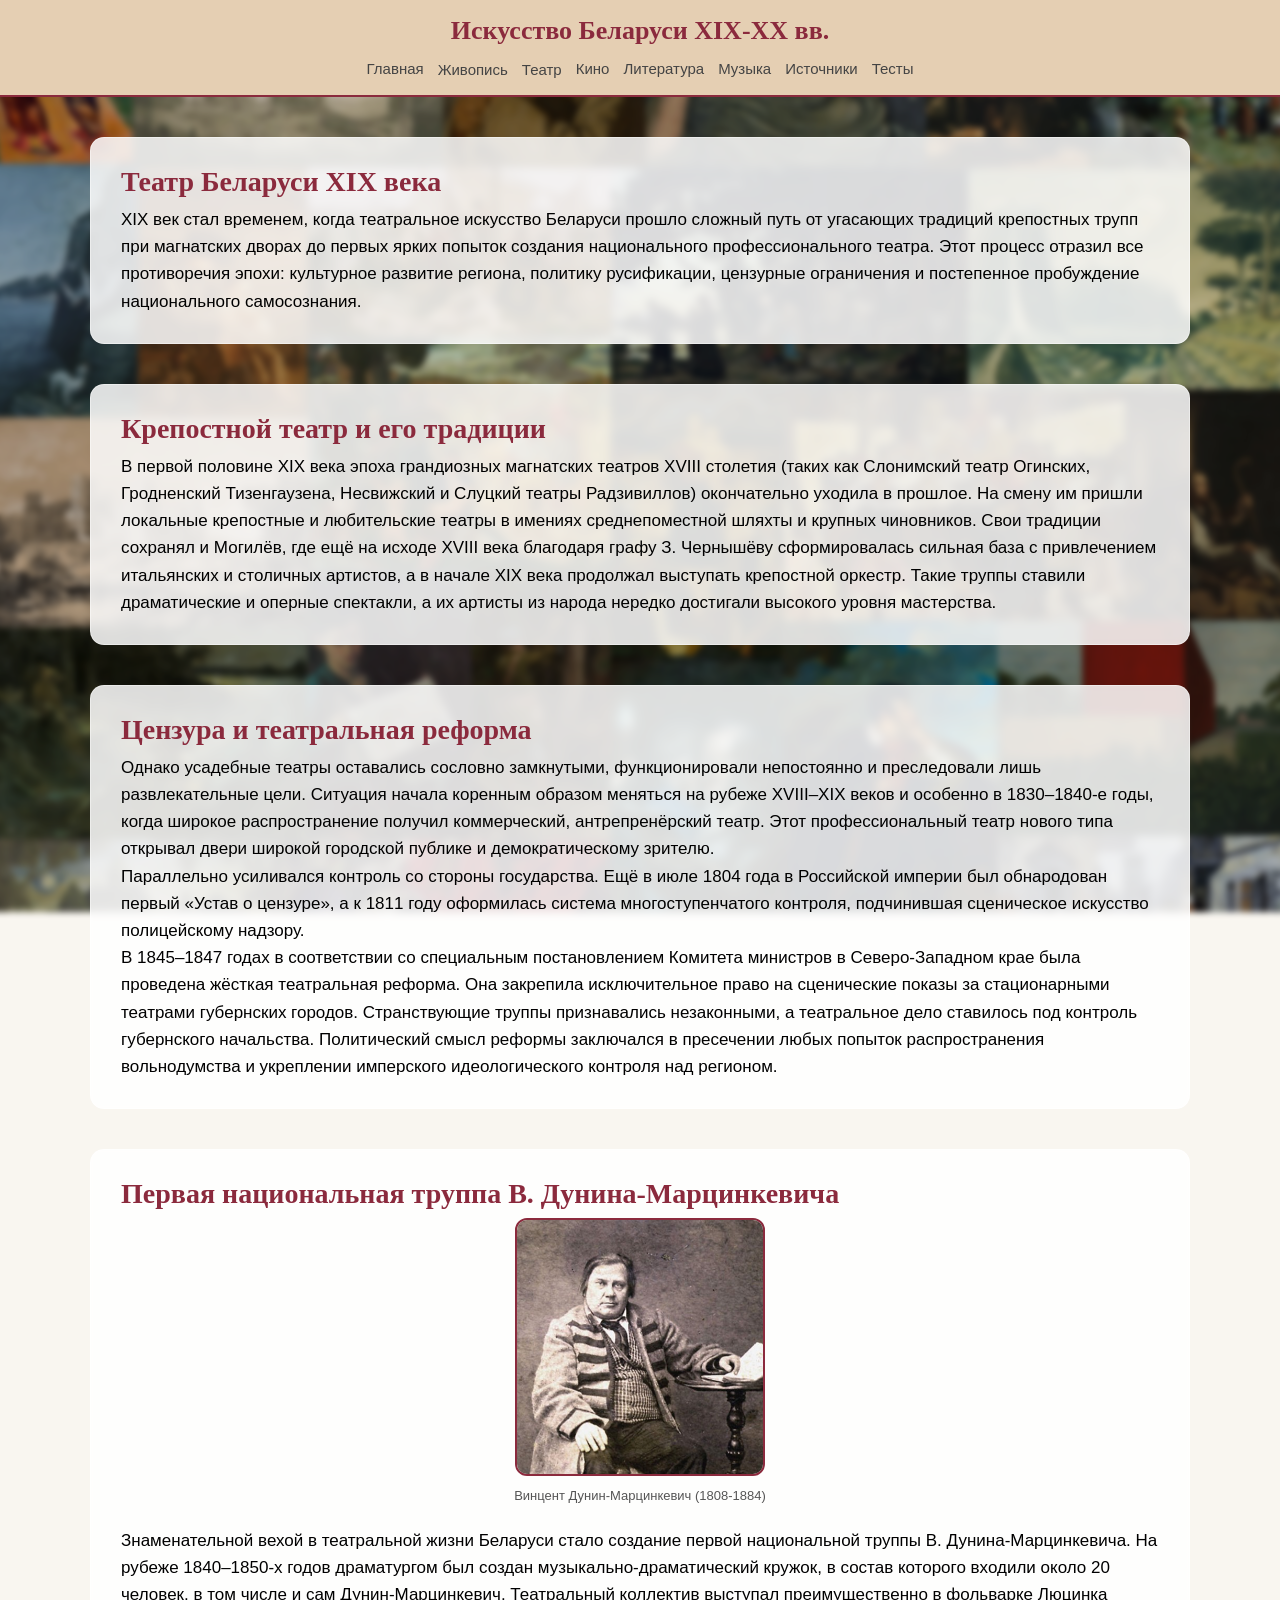
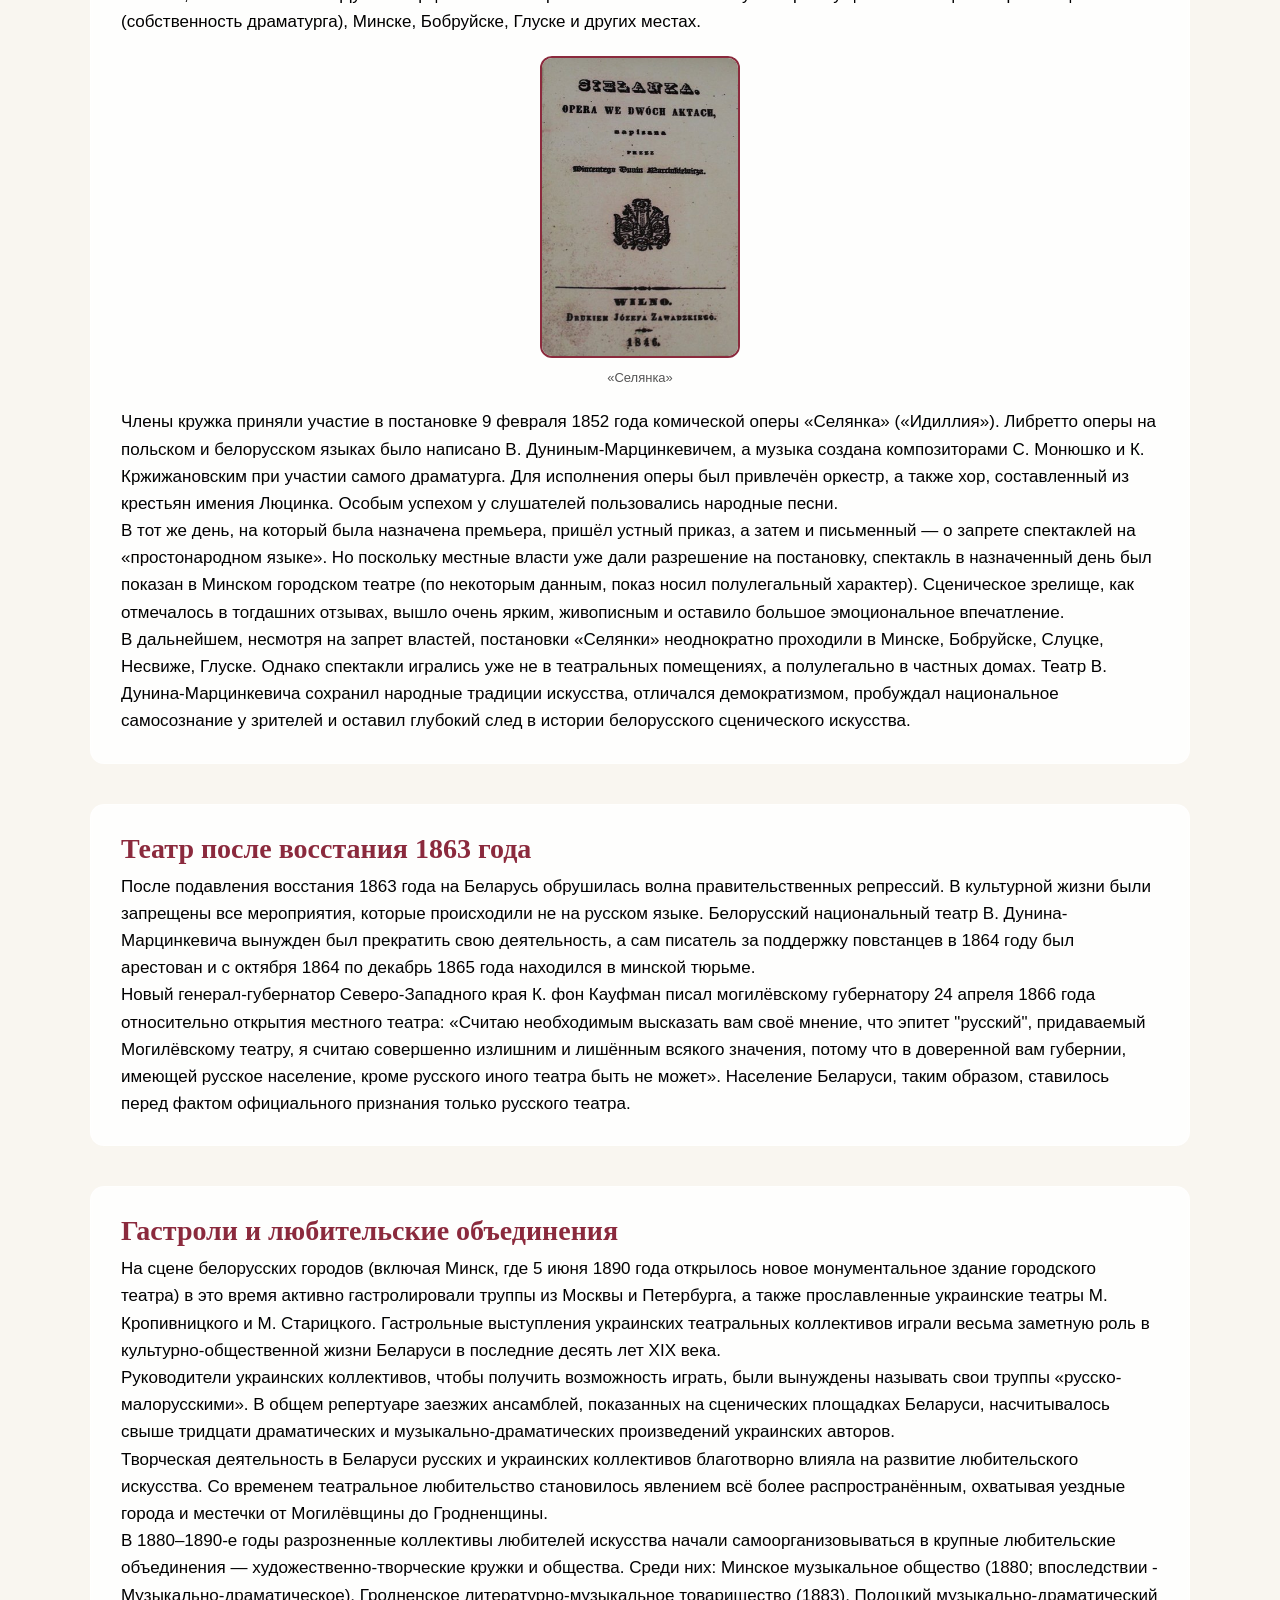
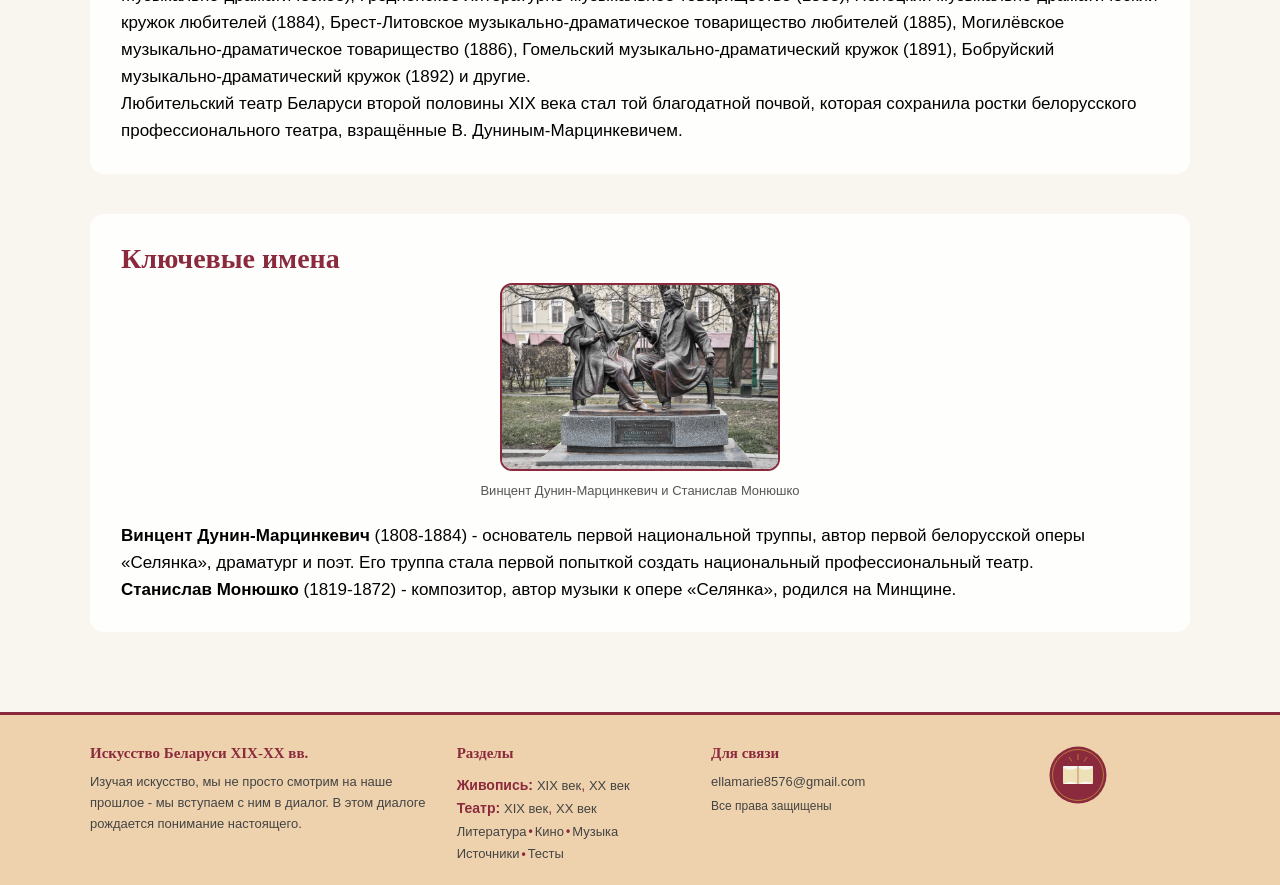
<file: theater-19.html>
<!DOCTYPE html>
<html lang="ru">
<head>
    <meta charset="UTF-8" />
    <meta name="viewport" content="width=device-width, initial-scale=1.0" />
    <title>Театр XIX века - Искусство Беларуси</title>
    <link rel="stylesheet" href="style.css" />
</head>
<body>

    <div class="page-bg"></div>

    <header>
        <h1>Искусство Беларуси XIX-XX вв.</h1>
        <nav>
            <a href="index.html">Главная</a>

            <div class="dropdown">
                <span class="dropbtn">Живопись</span>
                <div class="dropdown-content">
                    <a href="painting-19.html">XIX век</a>
                    <a href="painting-20.html">XX век</a>
                </div>
            </div>

            <div class="dropdown">
                <span class="dropbtn">Театр</span>
                <div class="dropdown-content">
                    <a href="theater-19.html" class="active">XIX век</a>
                    <a href="theater-20.html">XX век</a>
                </div>
            </div>

            <a href="cinema.html">Кино</a>
            <a href="literature.html">Литература</a>
            <a href="music.html">Музыка</a>
            <a href="sources.html">Источники</a>
            <a href="tests.html">Тесты</a>
        </nav>
    </header>

    <main>

        <!-- ===== БЛОК 1: ВВЕДЕНИЕ ===== -->
        <div class="hero-text">
            <h2>Театр Беларуси XIX века</h2>
            <p>
                XIX век стал временем, когда театральное искусство Беларуси прошло сложный путь от угасающих традиций крепостных трупп при магнатских дворах до первых ярких попыток создания национального профессионального театра. Этот процесс отразил все противоречия эпохи: культурное развитие региона, политику русификации, цензурные ограничения и постепенное пробуждение национального самосознания.
            </p>
        </div>

        <!-- ===== БЛОК 2: КРЕПОСТНОЙ ТЕАТР ===== -->
        <div class="hero-text">
            <h2>Крепостной театр и его традиции</h2>

            <p>
                В первой половине XIX века эпоха грандиозных магнатских театров XVIII столетия (таких как Слонимский театр Огинских, Гродненский Тизенгаузена, Несвижский и Слуцкий театры Радзивиллов) окончательно уходила в прошлое. На смену им пришли локальные крепостные и любительские театры в имениях среднепоместной шляхты и крупных чиновников. Свои традиции сохранял и Могилёв, где ещё на исходе XVIII века благодаря графу З. Чернышёву сформировалась сильная база с привлечением итальянских и столичных артистов, а в начале XIX века продолжал выступать крепостной оркестр. Такие труппы ставили драматические и оперные спектакли, а их артисты из народа нередко достигали высокого уровня мастерства.
            </p>
        </div>

        <!-- ===== БЛОК 3: ЦЕНЗУРА И РЕФОРМА ===== -->
        <div class="hero-text">
            <h2>Цензура и театральная реформа</h2>

            <p>
                Однако усадебные театры оставались сословно замкнутыми, функционировали непостоянно и преследовали лишь развлекательные цели. Ситуация начала коренным образом меняться на рубеже XVIII–XIX веков и особенно в 1830–1840-е годы, когда широкое распространение получил коммерческий, антрепренёрский театр. Этот профессиональный театр нового типа открывал двери широкой городской публике и демократическому зрителю.
            </p>
            <p>
                Параллельно усиливался контроль со стороны государства. Ещё в июле 1804 года в Российской империи был обнародован первый «Устав о цензуре», а к 1811 году оформилась система многоступенчатого контроля, подчинившая сценическое искусство полицейскому надзору.
            </p>
            <p>
                В 1845–1847 годах в соответствии со специальным постановлением Комитета министров в Северо-Западном крае была проведена жёсткая театральная реформа. Она закрепила исключительное право на сценические показы за стационарными театрами губернских городов. Странствующие труппы признавались незаконными, а театральное дело ставилось под контроль губернского начальства. Политический смысл реформы заключался в пресечении любых попыток распространения вольнодумства и укреплении имперского идеологического контроля над регионом.
            </p>
        </div>

        <!-- ===== БЛОК 4: ПЕРВАЯ НАЦИОНАЛЬНАЯ ТРУППА ===== -->
        <div class="hero-text">
            <h2>Первая национальная труппа В. Дунина-Марцинкевича</h2>

            <div style="text-align: center; margin-bottom: 20px;">
                <img src="dunin.jpg" alt="Винцент Дунин-Марцинкевич" style="width: 100%; max-width: 250px; border-radius: 12px; border: 2px solid var(--color-accent);" />
                <p style="font-size: 13px; color: #555; margin-top: 6px;">Винцент Дунин-Марцинкевич (1808-1884)</p>
            </div>

            <p>
                Знаменательной вехой в театральной жизни Беларуси стало создание первой национальной труппы В. Дунина-Марцинкевича. На рубеже 1840–1850-х годов драматургом был создан музыкально-драматический кружок, в состав которого входили около 20 человек, в том числе и сам Дунин-Марцинкевич. Театральный коллектив выступал преимущественно в фольварке Люцинка (собственность драматурга), Минске, Бобруйске, Глуске и других местах.
            </p>

            <div style="text-align: center; margin: 20px 0;">
                <img src="afisha.jpg" alt="«Селянка»" style="width: 100%; max-width: 200px; border-radius: 12px; border: 2px solid var(--color-accent);" />
                <p style="font-size: 13px; color: #555; margin-top: 6px;">«Селянка»</p>
            </div>

            <p>
                Члены кружка приняли участие в постановке 9 февраля 1852 года комической оперы «Селянка» («Идиллия»). Либретто оперы на польском и белорусском языках было написано В. Дуниным-Марцинкевичем, а музыка создана композиторами С. Монюшко и К. Кржижановским при участии самого драматурга. Для исполнения оперы был привлечён оркестр, а также хор, составленный из крестьян имения Люцинка. Особым успехом у слушателей пользовались народные песни.
            </p>
            <p>
                В тот же день, на который была назначена премьера, пришёл устный приказ, а затем и письменный — о запрете спектаклей на «простонародном языке». Но поскольку местные власти уже дали разрешение на постановку, спектакль в назначенный день был показан в Минском городском театре (по некоторым данным, показ носил полулегальный характер). Сценическое зрелище, как отмечалось в тогдашних отзывах, вышло очень ярким, живописным и оставило большое эмоциональное впечатление.
            </p>
            <p>
                В дальнейшем, несмотря на запрет властей, постановки «Селянки» неоднократно проходили в Минске, Бобруйске, Слуцке, Несвиже, Глуске. Однако спектакли игрались уже не в театральных помещениях, а полулегально в частных домах. Театр В. Дунина-Марцинкевича сохранил народные традиции искусства, отличался демократизмом, пробуждал национальное самосознание у зрителей и оставил глубокий след в истории белорусского сценического искусства.
            </p>
        </div>

        <!-- ===== БЛОК 5: ПОСЛЕ ВОССТАНИЯ 1863 ГОДА ===== -->
        <div class="hero-text">
            <h2>Театр после восстания 1863 года</h2>

            <p>
                После подавления восстания 1863 года на Беларусь обрушилась волна правительственных репрессий. В культурной жизни были запрещены все мероприятия, которые происходили не на русском языке. Белорусский национальный театр В. Дунина-Марцинкевича вынужден был прекратить свою деятельность, а сам писатель за поддержку повстанцев в 1864 году был арестован и с октября 1864 по декабрь 1865 года находился в минской тюрьме.
            </p>
            <p>
                Новый генерал-губернатор Северо-Западного края К. фон Кауфман писал могилёвскому губернатору 24 апреля 1866 года относительно открытия местного театра: «Считаю необходимым высказать вам своё мнение, что эпитет "русский", придаваемый Могилёвскому театру, я считаю совершенно излишним и лишённым всякого значения, потому что в доверенной вам губернии, имеющей русское население, кроме русского иного театра быть не может». Население Беларуси, таким образом, ставилось перед фактом официального признания только русского театра.
            </p>
        </div>

        <!-- ===== БЛОК 6: ГАСТРОЛИ И ЛЮБИТЕЛЬСКИЕ ОБЪЕДИНЕНИЯ ===== -->
        <div class="hero-text">
            <h2>Гастроли и любительские объединения</h2>

            <p>
                На сцене белорусских городов (включая Минск, где 5 июня 1890 года открылось новое монументальное здание городского театра) в это время активно гастролировали труппы из Москвы и Петербурга, а также прославленные украинские театры М. Кропивницкого и М. Старицкого. Гастрольные выступления украинских театральных коллективов играли весьма заметную роль в культурно-общественной жизни Беларуси в последние десять лет XIX века.
            </p>
            <p>
                Руководители украинских коллективов, чтобы получить возможность играть, были вынуждены называть свои труппы «русско-малорусскими». В общем репертуаре заезжих ансамблей, показанных на сценических площадках Беларуси, насчитывалось свыше тридцати драматических и музыкально-драматических произведений украинских авторов.
            </p>
            <p>
                Творческая деятельность в Беларуси русских и украинских коллективов благотворно влияла на развитие любительского искусства. Со временем театральное любительство становилось явлением всё более распространённым, охватывая уездные города и местечки от Могилёвщины до Гродненщины.
            </p>
            <p>
                В 1880–1890-е годы разрозненные коллективы любителей искусства начали самоорганизовываться в крупные любительские объединения — художественно-творческие кружки и общества. Среди них: Минское музыкальное общество (1880; впоследствии - Музыкально-драматическое), Гродненское литературно-музыкальное товарищество (1883), Полоцкий музыкально-драматический кружок любителей (1884), Брест-Литовское музыкально-драматическое товарищество любителей (1885), Могилёвское музыкально-драматическое товарищество (1886), Гомельский музыкально-драматический кружок (1891), Бобруйский музыкально-драматический кружок (1892) и другие.
            </p>
            <p>
                Любительский театр Беларуси второй половины XIX века стал той благодатной почвой, которая сохранила ростки белорусского профессионального театра, взращённые В. Дуниным-Марцинкевичем.
            </p>
        </div>

        <!-- ===== БЛОК 7: КЛЮЧЕВЫЕ ИМЕНА ===== -->
        <div class="hero-text">
            <h2>Ключевые имена</h2>

            <!-- Вертикальная колонка-заготовка под фото Дунина-Марцинкевича и Монюшко -->
            <div style="display: flex; flex-direction: column; align-items: center; gap: 20px; margin-bottom: 20px;">
                <div style="text-align: center;">
                    <img src="monusko_dunin.jpg" alt="Винцент Дунин-Марцинкевич и Станислав Монюшко" style="width: 350px; max-width: 280px; border-radius: 12px; border: 2px solid var(--color-accent);" />
                    <p style="font-size: 13px; color: #555; margin-top: 6px;">Винцент Дунин-Марцинкевич и Станислав Монюшко</p>
                </div>
            </div>

            <p>
                <strong>Винцент Дунин-Марцинкевич</strong> (1808-1884) - 
                основатель первой национальной труппы, автор первой белорусской 
                оперы «Селянка», драматург и поэт. Его труппа стала первой 
                попыткой создать национальный профессиональный театр.
            </p>
            <p>
                <strong>Станислав Монюшко</strong> (1819-1872) - 
                композитор, автор музыки к опере «Селянка», родился на Минщине.
            </p>
        </div>

    </main>

    <footer>
        <div class="footer-inner">
            <div>
                <h4>Искусство Беларуси XIX-XX вв.</h4>
                <p>Изучая искусство, мы не просто смотрим на наше прошлое - мы вступаем с ним в диалог. В этом диалоге рождается понимание настоящего.</p>
            </div>
            <div>
                <h4>Разделы</h4>
                <div class="footer-links-compact">
                    <div><strong>Живопись:</strong> <a href="painting-19.html">XIX век</a>, <a href="painting-20.html">XX век</a></div>
                    <div><strong>Театр:</strong> <a href="theater-19.html">XIX век</a>, <a href="theater-20.html">XX век</a></div>
                    <div class="footer-links-row">
                        <a href="literature.html">Литература</a>
                        <span class="nav-separator">•</span>
                        <a href="cinema.html">Кино</a>
                        <span class="nav-separator">•</span>
                        <a href="music.html">Музыка</a>
                    </div>
                    <div class="footer-links-row">
                        <a href="sources.html">Источники</a>
                        <span class="nav-separator">•</span>
                        <a href="tests.html">Тесты</a>
                    </div>
                </div>
            </div>
            <div>
                <h4>Для связи</h4>
                <p>ellamarie8576@gmail.com</p>
                <p class="small">Все права защищены</p>
            </div>
            <div class="footer-logo">
                <svg width="60" height="60" viewBox="0 0 200 200" xmlns="http://www.w3.org/2000/svg">
                    <circle cx="100" cy="100" r="95" fill="#8B2A3D" />
                    <circle cx="100" cy="100" r="85" fill="none" stroke="#D4AF37" stroke-width="2" />
                    <rect x="50" y="70" width="100" height="60" rx="3" fill="#F9F6F0" />
                    <line x1="100" y1="70" x2="100" y2="130" stroke="#8B2A3D" stroke-width="2" />
                    <path d="M50 75 Q75 90 100 75 L100 130 Q75 115 50 130 Z" fill="#D4AF37" opacity="0.3" />
                    <path d="M100 75 Q125 90 150 75 L150 130 Q125 115 100 130 Z" fill="#D4AF37" opacity="0.3" />
                    <line x1="100" y1="50" x2="100" y2="30" stroke="#D4AF37" stroke-width="2" />
                    <line x1="80" y1="55" x2="70" y2="40" stroke="#D4AF37" stroke-width="2" />
                    <line x1="120" y1="55" x2="130" y2="40" stroke="#D4AF37" stroke-width="2" />
                </svg>
            </div>
        </div>
    </footer>

</body>
</html>
</file>
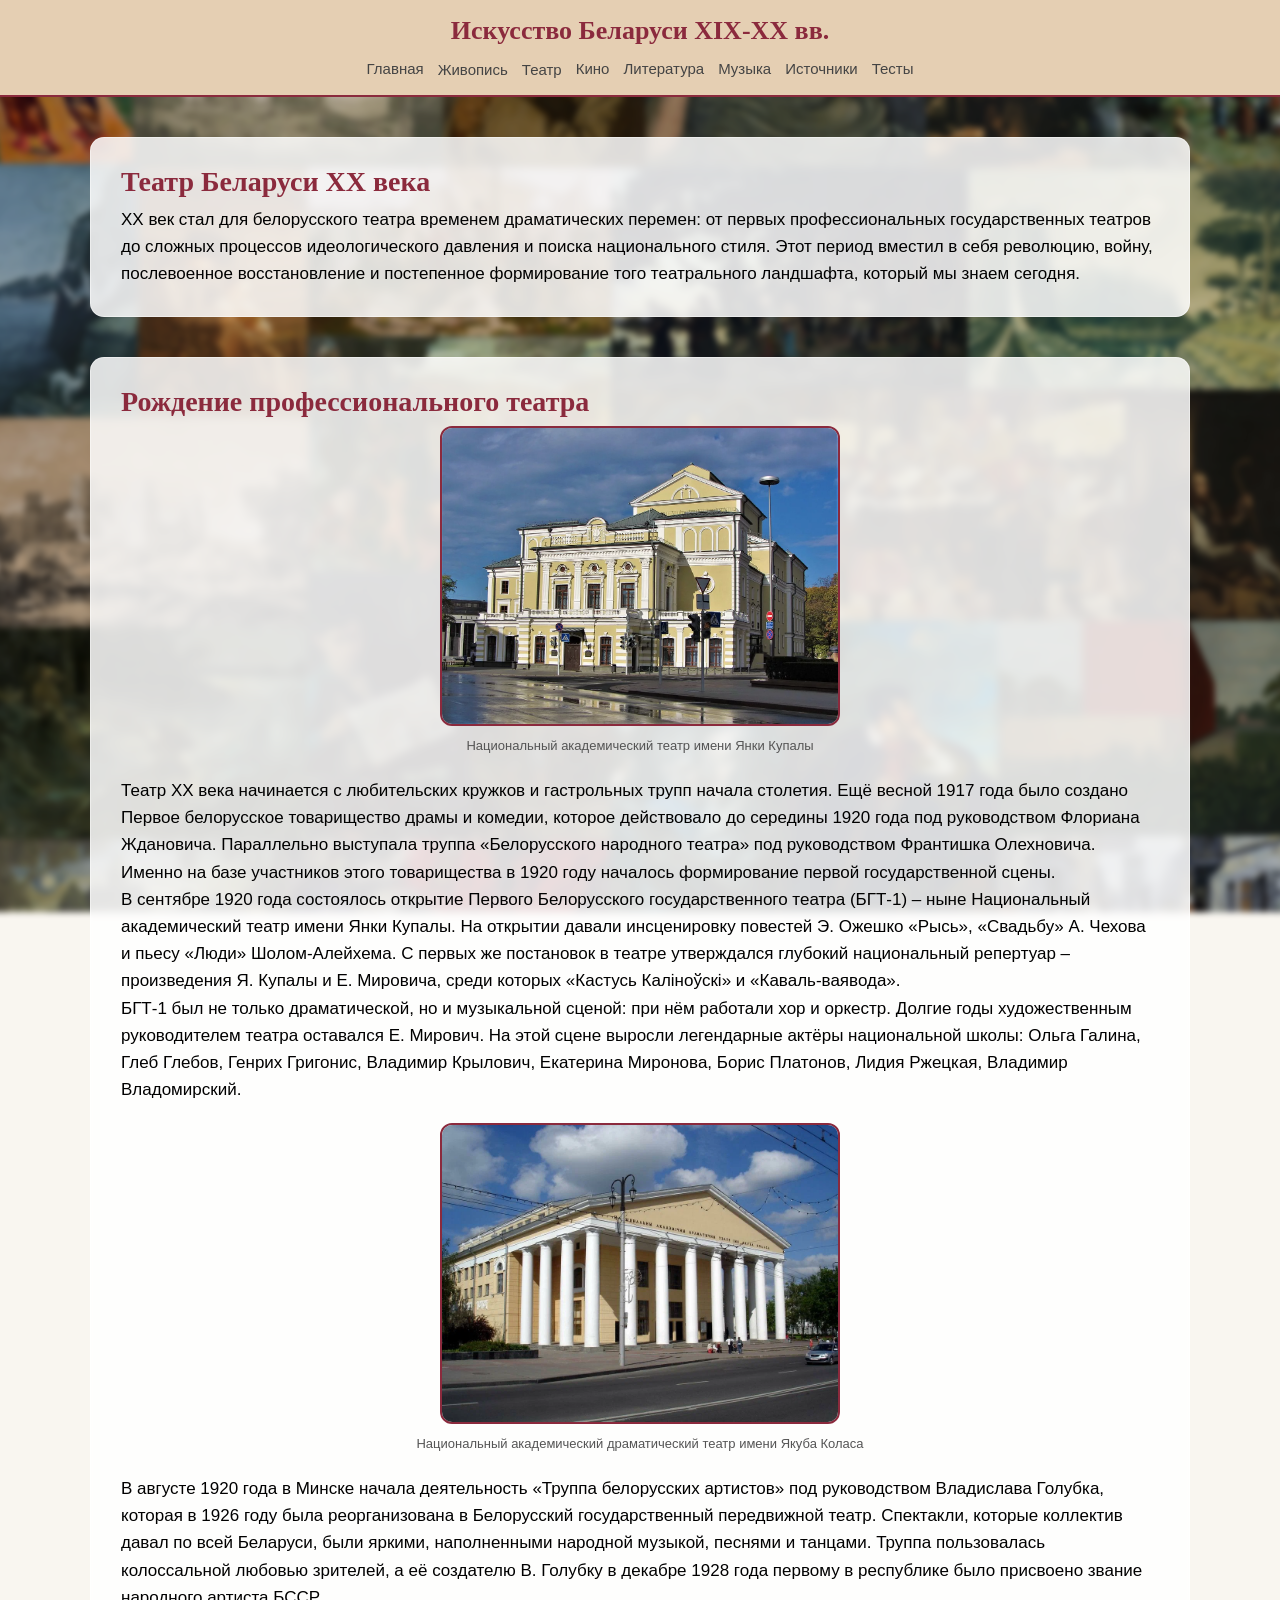
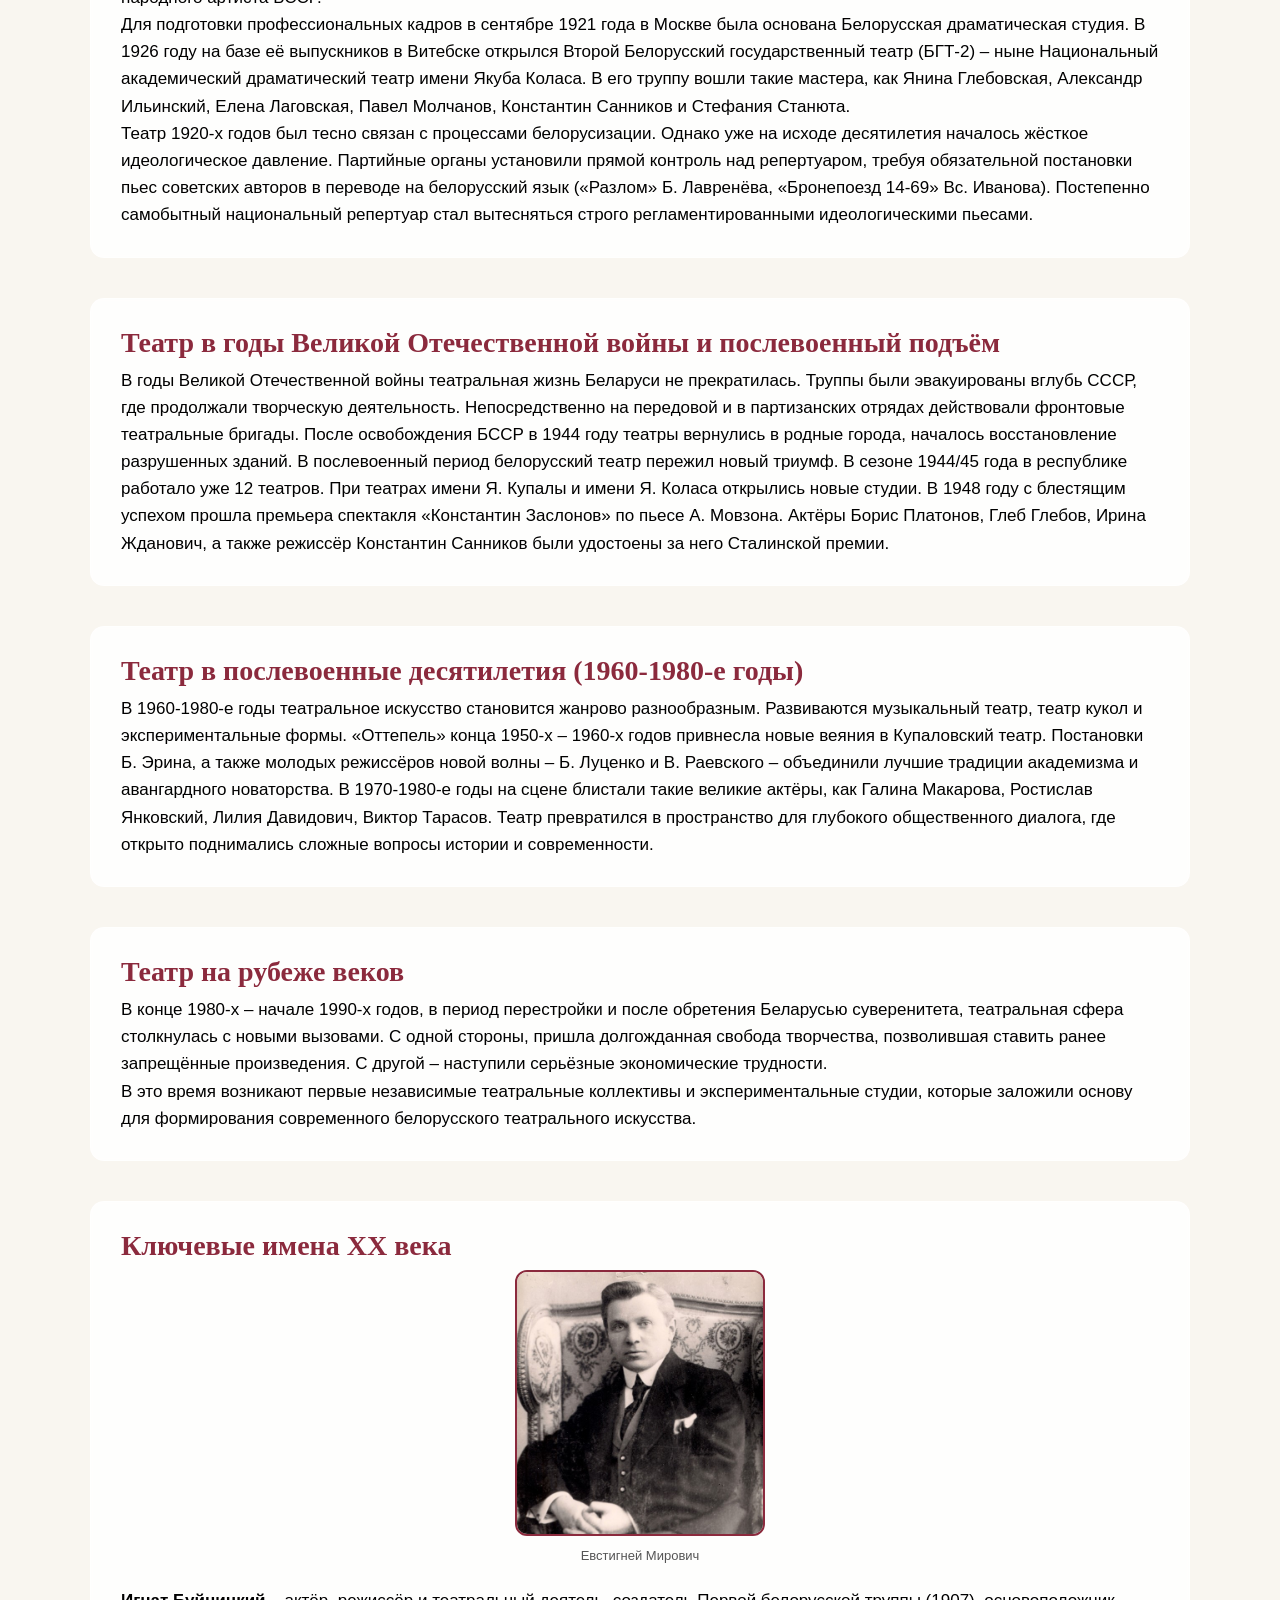
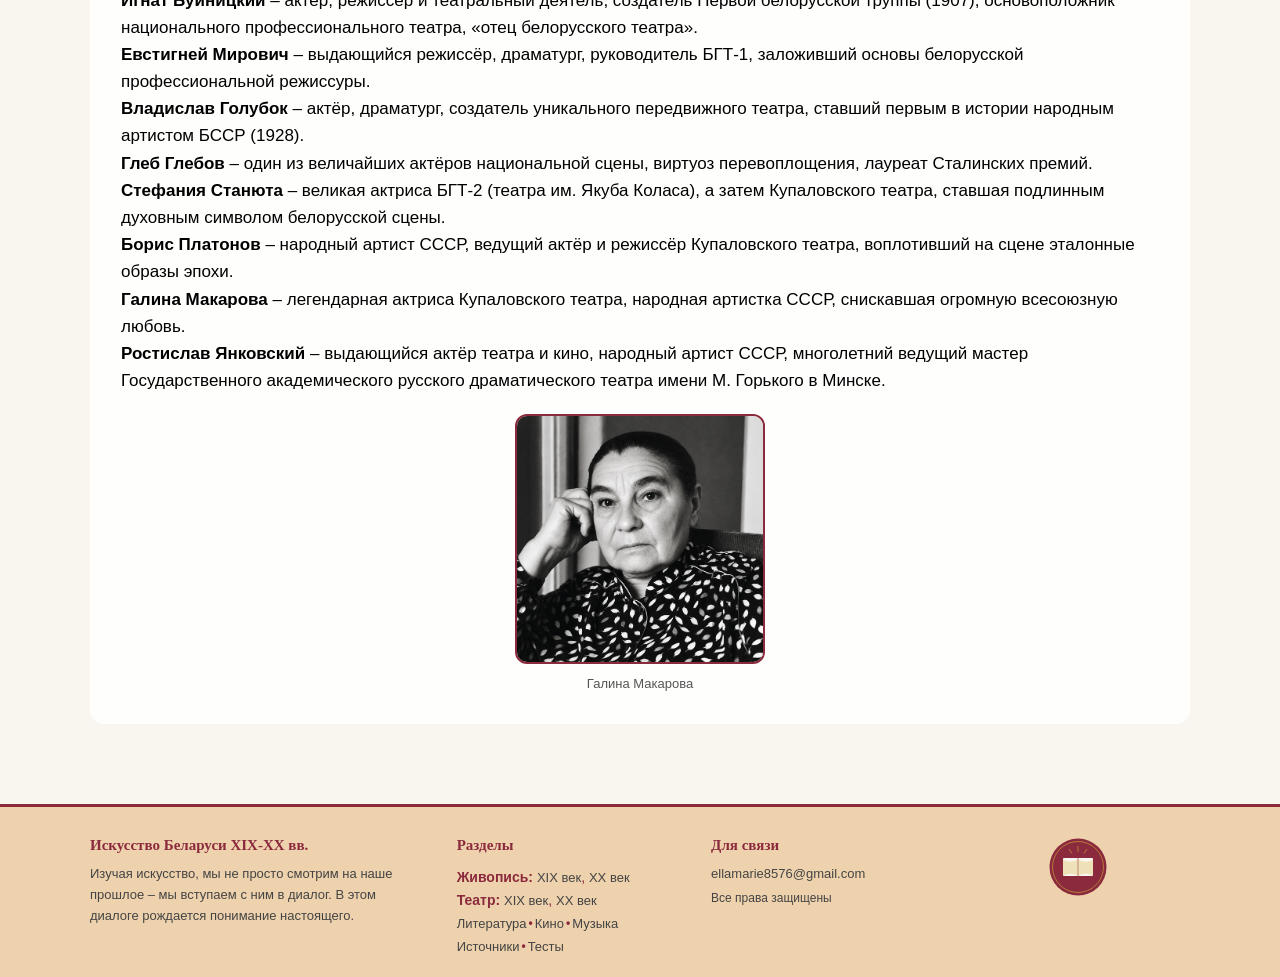
<file: theater-20.html>
<!DOCTYPE html>
<html lang="ru">
<head>
    <meta charset="UTF-8" />
    <meta name="viewport" content="width=device-width, initial-scale=1.0" />
    <title>Театр XX века - Искусство Беларуси</title>
    <link rel="stylesheet" href="style.css" />
</head>
<body>

    <div class="page-bg"></div>

    <header>
        <h1>Искусство Беларуси XIX-XX вв.</h1>
        <nav>
            <a href="index.html">Главная</a>

            <div class="dropdown">
                <span class="dropbtn">Живопись</span>
                <div class="dropdown-content">
                    <a href="painting-19.html">XIX век</a>
                    <a href="painting-20.html">XX век</a>
                </div>
            </div>

            <div class="dropdown">
                <span class="dropbtn">Театр</span>
                <div class="dropdown-content">
                    <a href="theater-19.html">XIX век</a>
                    <a href="theater-20.html" class="active">XX век</a>
                </div>
            </div>

            <a href="cinema.html">Кино</a>
            <a href="literature.html">Литература</a>
            <a href="music.html">Музыка</a>
            <a href="sources.html">Источники</a>
            <a href="tests.html">Тесты</a>
        </nav>
    </header>

    <main>

        <!-- ===== БЛОК 1: ВВЕДЕНИЕ ===== -->
        <div class="hero-text">
            <h2>Театр Беларуси XX века</h2>
            <p>
                XX век стал для белорусского театра временем драматических перемен: 
                от первых профессиональных государственных театров до сложных процессов 
                идеологического давления и поиска национального стиля. Этот период 
                вместил в себя революцию, войну, послевоенное восстановление и постепенное 
                формирование того театрального ландшафта, который мы знаем сегодня.
            </p>
        </div>

        <!-- ===== БЛОК 2: ТЕАТР В 1920-1930-е ГОДЫ ===== -->
        <div class="hero-text">
            <h2>Рождение профессионального театра</h2>

            <div style="text-align: center; margin-bottom: 20px;">
                <img src="kupala.webp" alt="Национальный академический театр имени Янки Купалы" style="width: 100%; max-width: 400px; border-radius: 12px; border: 2px solid var(--color-accent);" />
                <p style="font-size: 13px; color: #555; margin-top: 6px;">Национальный академический театр имени Янки Купалы</p>
            </div>

            <p>
                Театр XX века начинается с любительских кружков и гастрольных трупп 
                начала столетия. Ещё весной 1917 года было создано Первое белорусское 
                товарищество драмы и комедии, которое действовало до середины 1920 года 
                под руководством Флориана Ждановича. Параллельно выступала труппа 
                «Белорусского народного театра» под руководством Франтишка Олехновича. 
                Именно на базе участников этого товарищества в 1920 году началось 
                формирование первой государственной сцены.
            </p>
            <p>
                В сентябре 1920 года состоялось открытие Первого Белорусского 
                государственного театра (БГТ-1) – ныне Национальный академический 
                театр имени Янки Купалы. На открытии давали инсценировку повестей 
                Э. Ожешко «Рысь», «Свадьбу» А. Чехова и пьесу «Люди» Шолом-Алейхема. 
                С первых же постановок в театре утверждался глубокий национальный 
                репертуар – произведения Я. Купалы и Е. Мировича, среди которых 
                «Кастусь Каліноўскі» и «Каваль-ваявода».
            </p>
            <p>
                БГТ-1 был не только драматической, но и музыкальной сценой: при нём 
                работали хор и оркестр. Долгие годы художественным руководителем 
                театра оставался Е. Мирович. На этой сцене выросли легендарные актёры 
                национальной школы: Ольга Галина, Глеб Глебов, Генрих Григонис, 
                Владимир Крылович, Екатерина Миронова, Борис Платонов, Лидия Ржецкая, 
                Владимир Владомирский.
            </p>

            <div style="text-align: center; margin: 20px 0;">
                <img src="kolas.webp" alt="Театр имени Якуба Коласа" style="width: 100%; max-width: 400px; border-radius: 12px; border: 2px solid var(--color-accent);" />
                <p style="font-size: 13px; color: #555; margin-top: 6px;">Национальный академический драматический театр имени Якуба Коласа</p>
            </div>

            <p>
                В августе 1920 года в Минске начала деятельность «Труппа белорусских 
                артистов» под руководством Владислава Голубка, которая в 1926 году 
                была реорганизована в Белорусский государственный передвижной театр. 
                Спектакли, которые коллектив давал по всей Беларуси, были яркими, 
                наполненными народной музыкой, песнями и танцами. Труппа пользовалась 
                колоссальной любовью зрителей, а её создателю В. Голубку в декабре 
                1928 года первому в республике было присвоено звание народного 
                артиста БССР.
            </p>
            <p>
                Для подготовки профессиональных кадров в сентябре 1921 года в Москве 
                была основана Белорусская драматическая студия. В 1926 году на базе 
                её выпускников в Витебске открылся Второй Белорусский государственный 
                театр (БГТ-2) – ныне Национальный академический драматический театр 
                имени Якуба Коласа. В его труппу вошли такие мастера, как 
                Янина Глебовская, Александр Ильинский, Елена Лаговская, 
                Павел Молчанов, Константин Санников и Стефания Станюта.
            </p>
            <p>
                Театр 1920-х годов был тесно связан с процессами белорусизации. 
                Однако уже на исходе десятилетия началось жёсткое идеологическое 
                давление. Партийные органы установили прямой контроль над репертуаром, 
                требуя обязательной постановки пьес советских авторов в переводе 
                на белорусский язык («Разлом» Б. Лавренёва, «Бронепоезд 14-69» 
                Вс. Иванова). Постепенно самобытный национальный репертуар стал 
                вытесняться строго регламентированными идеологическими пьесами.
            </p>
        </div>

        <!-- ===== БЛОК 3: ТЕАТР В ГОДЫ ВОЙНЫ ===== -->
        <div class="hero-text">
            <h2>Театр в годы Великой Отечественной войны и послевоенный подъём</h2>

            <p>
                В годы Великой Отечественной войны театральная жизнь Беларуси 
                не прекратилась. Труппы были эвакуированы вглубь СССР, где продолжали 
                творческую деятельность. Непосредственно на передовой и в партизанских 
                отрядах действовали фронтовые театральные бригады. После освобождения 
                БССР в 1944 году театры вернулись в родные города, началось 
                восстановление разрушенных зданий.
                В послевоенный период белорусский театр пережил новый триумф. 
                В сезоне 1944/45 года в республике работало уже 12 театров. 
                При театрах имени Я. Купалы и имени Я. Коласа открылись новые студии. 
                В 1948 году с блестящим успехом прошла премьера спектакля 
                «Константин Заслонов» по пьесе А. Мовзона. Актёры Борис Платонов, 
                Глеб Глебов, Ирина Жданович, а также режиссёр Константин Санников 
                были удостоены за него Сталинской премии.
            </p>
        </div>

        <!-- ===== БЛОК 4: ТЕАТР 1960-1980-х ===== -->
        <div class="hero-text">
            <h2>Театр в послевоенные десятилетия (1960-1980-е годы)</h2>

            <p>
                В 1960-1980-е годы театральное искусство становится жанрово 
                разнообразным. Развиваются музыкальный театр, театр кукол 
                и экспериментальные формы. «Оттепель» конца 1950-х – 1960-х годов 
                привнесла новые веяния в Купаловский театр. Постановки Б. Эрина, 
                а также молодых режиссёров новой волны – Б. Луценко и В. Раевского – 
                объединили лучшие традиции академизма и авангардного новаторства.
                В 1970-1980-е годы на сцене блистали такие великие актёры, как 
                Галина Макарова, Ростислав Янковский, Лилия Давидович, 
                Виктор Тарасов. Театр превратился в пространство для глубокого 
                общественного диалога, где открыто поднимались сложные вопросы 
                истории и современности.
            </p>
        </div>

        <!-- ===== БЛОК 5: ТЕАТР КОНЦА XX ВЕКА ===== -->
        <div class="hero-text">
            <h2>Театр на рубеже веков</h2>

            <p>
                В конце 1980-х – начале 1990-х годов, в период перестройки 
                и после обретения Беларусью суверенитета, театральная сфера 
                столкнулась с новыми вызовами. С одной стороны, пришла долгожданная 
                свобода творчества, позволившая ставить ранее запрещённые 
                произведения. С другой – наступили серьёзные экономические 
                трудности.
            </p>
            <p>
                В это время возникают первые независимые театральные коллективы 
                и экспериментальные студии, которые заложили основу для формирования 
                современного белорусского театрального искусства.
            </p>
        </div>

        <!-- ===== БЛОК 6: КЛЮЧЕВЫЕ ИМЕНА ===== -->
        <div class="hero-text">
            <h2>Ключевые имена XX века</h2>

            <div style="text-align: center; margin-bottom: 20px;">
                <img src="mirovich.jpg" alt="Евстигней Мирович" style="width: 100%; max-width: 250px; border-radius: 12px; border: 2px solid var(--color-accent);" />
                <p style="font-size: 13px; color: #555; margin-top: 6px;">Евстигней Мирович</p>
            </div>

            <p>
                <strong>Игнат Буйницкий</strong> – актёр, режиссёр и театральный 
                деятель, создатель Первой белорусской труппы (1907), основоположник 
                национального профессионального театра, «отец белорусского театра».
            </p>
            <p>
                <strong>Евстигней Мирович</strong> – выдающийся режиссёр, драматург, 
                руководитель БГТ-1, заложивший основы белорусской профессиональной 
                режиссуры.
            </p>
            <p>
                <strong>Владислав Голубок</strong> – актёр, драматург, создатель 
                уникального передвижного театра, ставший первым в истории народным 
                артистом БССР (1928).
            </p>
            <p>
                <strong>Глеб Глебов</strong> – один из величайших актёров национальной 
                сцены, виртуоз перевоплощения, лауреат Сталинских премий.
            </p>
            <p>
                <strong>Стефания Станюта</strong> – великая актриса БГТ-2 (театра 
                им. Якуба Коласа), а затем Купаловского театра, ставшая подлинным 
                духовным символом белорусской сцены.
            </p>
            <p>
                <strong>Борис Платонов</strong> – народный артист СССР, ведущий актёр 
                и режиссёр Купаловского театра, воплотивший на сцене эталонные образы 
                эпохи.
            </p>
            <p>
                <strong>Галина Макарова</strong> – легендарная актриса Купаловского 
                театра, народная артистка СССР, снискавшая огромную всесоюзную любовь.
            </p>
            <p>
                <strong>Ростислав Янковский</strong> – выдающийся актёр театра и кино, 
                народный артист СССР, многолетний ведущий мастер Государственного 
                академического русского драматического театра имени М. Горького 
                в Минске.
            </p>

            <div style="text-align: center; margin-top: 20px;">
                <img src="makarova.jpg" alt="Галина Макарова" style="width: 100%; max-width: 250px; border-radius: 12px; border: 2px solid var(--color-accent);" />
                <p style="font-size: 13px; color: #555; margin-top: 6px;">Галина Макарова</p>
            </div>
        </div>

    </main>

    <footer>
        <div class="footer-inner">
            <div>
                <h4>Искусство Беларуси XIX-XX вв.</h4>
                <p>Изучая искусство, мы не просто смотрим на наше прошлое – мы вступаем с ним в диалог. В этом диалоге рождается понимание настоящего.</p>
            </div>
            <div>
                <h4>Разделы</h4>
                <div class="footer-links-compact">
                    <div><strong>Живопись:</strong> <a href="painting-19.html">XIX век</a>, <a href="painting-20.html">XX век</a></div>
                    <div><strong>Театр:</strong> <a href="theater-19.html">XIX век</a>, <a href="theater-20.html">XX век</a></div>
                    <div class="footer-links-row">
                        <a href="literature.html">Литература</a>
                        <span class="nav-separator">•</span>
                        <a href="cinema.html">Кино</a>
                        <span class="nav-separator">•</span>
                        <a href="music.html">Музыка</a>
                    </div>
                    <div class="footer-links-row">
                        <a href="sources.html">Источники</a>
                        <span class="nav-separator">•</span>
                        <a href="tests.html">Тесты</a>
                    </div>
                </div>
            </div>
            <div>
                <h4>Для связи</h4>
                <p>ellamarie8576@gmail.com</p>
                <p class="small">Все права защищены</p>
            </div>
            <div class="footer-logo">
                <svg width="60" height="60" viewBox="0 0 200 200" xmlns="http://www.w3.org/2000/svg">
                    <circle cx="100" cy="100" r="95" fill="#8B2A3D" />
                    <circle cx="100" cy="100" r="85" fill="none" stroke="#D4AF37" stroke-width="2" />
                    <rect x="50" y="70" width="100" height="60" rx="3" fill="#F9F6F0" />
                    <line x1="100" y1="70" x2="100" y2="130" stroke="#8B2A3D" stroke-width="2" />
                    <path d="M50 75 Q75 90 100 75 L100 130 Q75 115 50 130 Z" fill="#D4AF37" opacity="0.3" />
                    <path d="M100 75 Q125 90 150 75 L150 130 Q125 115 100 130 Z" fill="#D4AF37" opacity="0.3" />
                    <line x1="100" y1="50" x2="100" y2="30" stroke="#D4AF37" stroke-width="2" />
                    <line x1="80" y1="55" x2="70" y2="40" stroke="#D4AF37" stroke-width="2" />
                    <line x1="120" y1="55" x2="130" y2="40" stroke="#D4AF37" stroke-width="2" />
                </svg>
            </div>
        </div>
    </footer>

</body>
</html>
</file>
<file: style.css>
:root {
    --color-accent: #8B2A3D;
    --color-dark: #eed2ad;
    --color-light: #F9F6F0;
    --color-white: #FFFFFF;
    --color-gold: #842222;
}

/* ===== СБРОС И БАЗА ===== */
* {
    margin: 0;
    padding: 0;
    box-sizing: border-box;
}

body {
    font-family: 'Georgia', 'Times New Roman', serif;
    min-height: 100vh;
    display: flex;
    flex-direction: column;
    background-color: var(--color-light);
}

/* ===== ФОН ===== */
.page-bg {
    position: fixed;
    inset: -12px; /* запас, чтобы blur не давал прозрачную кромку */
    z-index: -1;
    background-image: url('collage.png');
    background-size: cover;
    background-position: center center;
    background-repeat: no-repeat;
    background-color: #2a1a1d; /* тёмный fallback, пока фото грузится */
    filter: blur(3px) brightness(0.75);
    transform: translateZ(0); /* аппаратное ускорение */
    pointer-events: none;     /* фон не перехватывает клики */
}

/* ===== ШАПКА ===== */
header {
    background: #e5cfb3;
    padding: 16px 20px 12px 20px;
    text-align: center;
    position: sticky;
    top: 0;
    z-index: 10;
    border-bottom: 2px solid var(--color-accent);
}

header h1 {
    font-size: 26px;
    font-weight: 700;
    color: var(--color-accent);
    margin-bottom: 10px;
    font-family: 'Georgia', serif;
}

/* ===== МЕНЮ ===== */
nav {
    display: flex;
    justify-content: center;
    flex-wrap: wrap;
    gap: 6px 14px;
    align-items: center;
}

nav > a,
.dropdown > .dropbtn {
    text-decoration: none;
    color: #444;
    font-size: 15px;
    font-weight: 500;
    padding: 4px 0;
    font-family: 'Segoe UI', Arial, sans-serif;
    border-bottom: 2px solid transparent;
    transition: 0.2s;
    cursor: default;
}

nav > a:hover,
.dropdown > .dropbtn:hover {
    color: var(--color-accent);
    border-bottom-color: var(--color-accent);
}

nav > a.active {
    color: var(--color-accent);
    border-bottom-color: var(--color-accent);
}

.nav-sep {
    color: #bbb;
    font-size: 14px;
    font-family: 'Segoe UI', Arial, sans-serif;
    user-select: none;
}

/* ===== ПОДМЕНЮ ===== */
.dropdown {
    position: relative;
    display: inline-block;
}

.dropdown-content {
    display: none;
    position: absolute;
    background: white;
    min-width: 170px;
    box-shadow: 0 8px 20px rgba(0, 0, 0, 0.12);
    border-radius: 8px;
    padding: 6px 0;
    top: 30px;
    left: 50%;
    transform: translateX(-50%);
    z-index: 20;
    border: 1px solid #eee;
    transition: opacity 0.3s ease, visibility 0.3s ease;
    opacity: 0;
    visibility: hidden;
}

.dropdown:hover .dropdown-content {
    display: block;
    opacity: 1;
    visibility: visible;
}

.dropdown:not(:hover) .dropdown-content {
    transition-delay: 1.2s;
}

.dropdown-content a {
    color: #333;
    padding: 6px 16px;
    text-decoration: none;
    display: block;
    font-size: 13px;
    font-family: 'Segoe UI', Arial, sans-serif;
    transition: 0.15s;
}

.dropdown-content a:hover {
    background: var(--color-accent);
    color: white;
}

.dropdown.clicked .dropdown-content {
    display: block;
}

/* ===== ОСНОВНОЙ КОНТЕНТ ===== */
main {
    flex: 1;
    max-width: 1100px;
    width: 92%;
    margin: 40px auto;
}

.hero-text {
    background: rgba(255, 255, 255, 0.85);
    backdrop-filter: blur(3px);
    padding: 28px 30px;
    border-radius: 14px;
    margin-bottom: 40px;
    border: 1px solid rgba(255, 255, 255, 0.4);
}

.hero-text h2 {
    font-family: 'Georgia', serif;
    color: var(--color-accent);
    font-size: 28px;
    margin-bottom: 8px;
}

.hero-text p {
    font-size: 17px;
    line-height: 1.6;
    font-family: 'Segoe UI', Arial, sans-serif;
}

.hero-text .small {
    font-size: 14px;
    opacity: 0.7;
    margin-top: 8px;
}

/* ===== ПЛИТКИ ===== */
.sections-grid {
    display: grid;
    grid-template-columns: repeat(auto-fit, minmax(150px, 1fr));
    gap: 25px;
}

.section-card {
    background: rgba(255, 255, 255, 0.8);
    backdrop-filter: blur(2px);
    border-radius: 14px;
    padding: 24px 12px 18px 12px;
    text-align: center;
    text-decoration: none;
    color: var(--color-dark);
    transition: 0.25s;
    border: 1px solid rgba(255, 255, 255, 0.3);
}

.section-card:hover {
    transform: translateY(-6px);
    background: rgba(255, 255, 255, 0.95);
    box-shadow: 0 10px 28px rgba(139, 42, 61, 0.15);
    border-color: var(--color-accent);
}

.section-card .icon {
    font-size: 40px;
    display: block;
    margin-bottom: 8px;
}

.section-card .label {
    font-size: 17px;
    font-weight: 600;
    font-family: 'Segoe UI', Arial, sans-serif;
    color: var(--color-accent);
}

.section-card .desc {
    font-size: 12px;
    opacity: 0.65;
    margin-top: 4px;
    font-family: 'Segoe UI', Arial, sans-serif;
}

/* ===== ПОДВАЛ ===== */
footer {
    background: var(--color-dark);
    color: #8B2A3D;
    padding: 30px 25px 20px 25px;
    margin-top: auto;
    border-top: 3px solid var(--color-accent);
}

.footer-inner {
    max-width: 1100px;
    margin: 0 auto;
    display: grid;
    grid-template-columns: 1.5fr 1fr 1fr 1fr;
    gap: 30px 30px;
    font-family: 'Segoe UI', Arial, sans-serif;
    font-size: 14px;
    align-items: start;
}

.footer-inner > div {
    display: flex;
    flex-direction: column;
    justify-content: flex-start;
}

.footer-inner h4 {
    color: #8B2A3D;
    font-size: 15px;
    margin-bottom: 10px;
    font-family: 'Georgia', serif;
}

.footer-inner .links-row {
    display: flex;
    flex-wrap: wrap;
    gap: 4px 3px;
    align-items: center;
}

.footer-inner p,
.footer-inner a {
    color: #444;
    text-decoration: none;
    font-weight: 500;
    line-height: 1.6;
    font-size: 13px;
}

.footer-inner a:hover {
    color: var(--color-gold);
    text-decoration: underline;
}

.footer-inner .small {
    font-size: 12px;
    color: #444;
    margin-top: 4px;
}

.nav-separator {
    color: #8B2A3D;
    font-size: 12px;
    font-weight: bold;
    user-select: none;
    padding: 0 1px;
}

.footer-logo {
    display: flex;
    flex-direction: column;
    align-items: center;
    justify-content: flex-start;
    text-align: center;
    gap: 3px;
}

.footer-logo svg {
    width: 60px;
    height: 60px;
    display: block;
}

.footer-logo .small {
    font-size: 12px;
    color: #444;
    margin: 0;
}

.footer-bottom {
    max-width: 1100px;
    margin: 18px auto 0 auto;
    padding-top: 14px;
    border-top: 1px solid rgba(0, 0, 0, 0.08);
    text-align: center;
    font-size: 12px;
    color: #666;
    font-family: 'Segoe UI', Arial, sans-serif;
}

/* ===== КОМПАКТНЫЕ РАЗДЕЛЫ В ПОДВАЛЕ ===== */
.footer-links-compact {
    display: flex;
    flex-direction: column;
    gap: 2px;
    margin-top: 4px;
}

.footer-links-compact div {
    line-height: 1.3;
}

.footer-links-compact strong {
    color: #8B2A3D;
    font-weight: 600;
}

.footer-links-compact a {
    color: #444 !important;
    text-decoration: none;
    font-size: 13px;
    font-family: 'Segoe UI', Arial, sans-serif;
    transition: 0.2s;
}

.footer-links-compact a:hover {
    color: var(--color-gold) !important;
    text-decoration: underline;
}

.footer-links-compact .nav-separator {
    color: #8B2A3D;
    font-size: 12px;
    font-weight: bold;
    user-select: none;
    padding: 0 1px;
}

/* ===== СТРОКА "Литература • Кино • Источники" ===== */
.footer-links-row {
    display: flex;
    flex-wrap: wrap;
    justify-content: flex-start;
    align-items: center;
    gap: 0px 2px;
}

.footer-links-row a {
    color: #444 !important;
    text-decoration: none;
    font-size: 13px;
    font-family: 'Segoe UI', Arial, sans-serif;
    transition: 0.2s;
}

.footer-links-row a:hover {
    color: var(--color-gold) !important;
    text-decoration: underline;
}

.footer-links-row .nav-separator {
    color: #8B2A3D;
    font-size: 12px;
    font-weight: bold;
    user-select: none;
    padding: 0 0px;
}

/* ============================================================
   СТРАНИЦА "ИСТОЧНИКИ" — БЛОКИ В СТОЛБИК С ФОТО
   ============================================================ */

.sources-column {
    display: flex;
    flex-direction: column;
    gap: 30px;
    margin-top: 10px;
}

.source-block {
    display: flex;
    align-items: center;
    gap: 30px;
    background: rgba(255, 255, 255, 0.85);
    backdrop-filter: blur(4px);
    border-radius: 16px;
    padding: 22px 28px;
    border: 1px solid rgba(255, 255, 255, 0.5);
    transition: 0.25s;
}

.source-block:hover {
    background: rgba(255, 255, 255, 0.96);
    transform: translateY(-3px);
    box-shadow: 0 8px 25px rgba(139, 42, 61, 0.08);
}

.source-block.left {
    flex-direction: row;
}

.source-block.right {
    flex-direction: row-reverse;
}

.source-photo {
    width: 170px;
    height: 170px;
    object-fit: cover;
    border-radius: 50%;
    border: 2px solid var(--color-accent);
    flex-shrink: 0;
}

.source-text {
    flex: 1;
}

.source-text h3 {
    font-family: 'Georgia', serif;
    color: var(--color-accent);
    font-size: 20px;
    margin-bottom: 10px;
    border-bottom: 2px solid var(--color-accent);
    padding-bottom: 4px;
}

.source-text ul {
    list-style: none;
    padding: 0;
    margin: 0;
}

.source-text ul li {
    font-family: 'Segoe UI', Arial, sans-serif;
    font-size: 14px;
    line-height: 1.5;
    color: #333;
    padding: 4px 0;
    border-bottom: 1px solid rgba(0, 0, 0, 0.04);
}

.source-text ul li:last-child {
    border-bottom: none;
}

.source-text ul li a {
    color: var(--color-accent);
    text-decoration: none;
    font-weight: 500;
}

.source-text ul li a:hover {
    text-decoration: underline;
}

/* ============================================================
   СТАРЫЕ СТИЛИ ДЛЯ СТРАНИЦЫ "ИСТОЧНИКИ" (НА ВСЯКИЙ СЛУЧАЙ)
   ============================================================ */
.sources-list {
    display: flex;
    flex-direction: column;
    gap: 30px;
}

.source-category {
    background: rgba(255, 255, 255, 0.78);
    backdrop-filter: blur(3px);
    border-radius: 14px;
    padding: 24px 30px;
    border: 1px solid rgba(255, 255, 255, 0.4);
    transition: 0.2s;
}

.source-category:hover {
    background: rgba(255, 255, 255, 0.92);
}

.source-category h3 {
    font-family: 'Georgia', serif;
    color: var(--color-accent);
    font-size: 20px;
    margin-bottom: 12px;
    border-bottom: 2px solid var(--color-accent);
    padding-bottom: 8px;
}

.source-category ul {
    list-style: none;
    padding: 0;
    margin: 0;
}

.source-category ul li {
    font-family: 'Segoe UI', Arial, sans-serif;
    font-size: 15px;
    line-height: 1.7;
    color: #333;
    padding: 6px 0;
    border-bottom: 1px solid rgba(0, 0, 0, 0.05);
}

.source-category ul li:last-child {
    border-bottom: none;
}

.source-category ul li strong {
    color: var(--color-dark);
}

/* ============================================================
   СТРАНИЦА "ЛИТЕРАТУРА" — ЦИТАТА И ФОТО
   ============================================================ */

.literature-hero {
    display: flex;
    align-items: center;
    gap: 40px;
    background: rgba(255, 255, 255, 0.8);
    backdrop-filter: blur(3px);
    border-radius: 16px;
    padding: 30px 35px;
    margin-bottom: 40px;
    border: 1px solid rgba(255, 255, 255, 0.4);
}

.lit-quote {
    flex: 2;
}

/* ===== ЦИТАТА (БЕЗ blockquote) ===== */
.quote-text {
    font-family: 'Georgia', serif;
    font-size: 18px;
    line-height: 1.6;
    color: #333;
    font-style: italic;
    margin: 0;
    padding: 0;
    border-left: 4px solid var(--color-accent);
    padding-left: 20px;
}

.quote-author {
    text-align: right;
    font-size: 16px;
    font-weight: 600;
    color: var(--color-accent);
    margin-top: 10px;
    font-family: 'Segoe UI', Arial, sans-serif;
}

.lit-photo {
    flex: 1;
    text-align: center;
}

.lit-photo img {
    width: 100%;
    max-width: 220px;
    border-radius: 12px;
    border: 3px solid var(--color-accent);
    box-shadow: 0 4px 15px rgba(0, 0, 0, 0.1);
}

.photo-caption {
    font-size: 13px;
    color: #555;
    margin-top: 6px;
    font-family: 'Segoe UI', Arial, sans-serif;
}

/* ============================================================
   АДАПТИВНОСТЬ
   ============================================================ */

@media (max-width: 820px) {
    .footer-links-row {
        justify-content: center !important;
    }
}

@media (max-width: 768px) {
    /* === ФОН НА ПЛАНШЕТЕ === */
    .page-bg {
        inset: -8px;
        background-position: center center;
        filter: blur(2px) brightness(0.72);
    }

    header h1 {
        font-size: 20px;
    }

    nav {
        display: flex;
        flex-wrap: wrap;
        justify-content: center;
        gap: 4px 12px;
        max-width: 500px;
        margin: 0 auto;
    }

    nav > a,
    .dropdown > .dropbtn {
        font-size: 13px;
        padding: 3px 4px;
        border-bottom: none !important;
    }

    .dropdown-content {
        left: 50%;
        transform: translateX(-50%);
        min-width: 150px;
        top: 28px;
    }

    main {
        width: 96%;
        margin: 20px auto;
    }

    .hero-text {
        padding: 18px 16px;
    }

    .hero-text h2 {
        font-size: 22px;
    }

    .hero-text p {
        font-size: 15px;
    }

    .sections-grid {
        grid-template-columns: repeat(2, 1fr);
        gap: 14px;
    }

    .section-card {
        padding: 16px 8px 14px 8px;
    }

    .section-card .icon {
        font-size: 30px;
    }

    .section-card .label {
        font-size: 14px;
    }

    .section-card .desc {
        font-size: 11px;
    }

    .footer-inner {
        grid-template-columns: 1fr;
        gap: 20px 0;
        text-align: center;
    }

    .footer-inner > div {
        align-items: center;
    }

    .footer-inner .links-row {
        justify-content: center;
    }

    .footer-logo {
        padding-top: 15px;
        border-top: 1px solid rgba(139, 42, 61, 0.15);
        margin-top: 5px;
    }

    .footer-logo svg {
        width: 50px;
        height: 50px;
    }

    /* БЛОКИ ИСТОЧНИКОВ НА ПЛАНШЕТЕ */
    .source-block,
    .source-block.left,
    .source-block.right {
        flex-direction: column;
        text-align: center;
        padding: 18px 16px;
        gap: 14px;
    }

    .source-photo {
        width: 120px;
        height: 120px;
    }

    /* СТРАНИЦА ЛИТЕРАТУРЫ */
    .literature-hero {
        flex-direction: column;
        text-align: center;
        padding: 20px 16px;
        gap: 20px;
    }

    .quote-text {
        font-size: 15px;
    }

    .lit-photo img {
        max-width: 150px;
    }
}

@media (max-width: 600px) {
    nav > a,
    .dropdown > .dropbtn {
        font-size: 13px !important;
        padding: 2px 4px !important;
        white-space: nowrap;
        display: inline-block;
    }

    .dropdown {
        display: inline-block;
        font-size: inherit;
    }

    .footer-links-row {
        justify-content: center !important;
    }

    .source-block,
    .source-block.left,
    .source-block.right {
        flex-direction: column;
        text-align: center;
        padding: 16px 14px;
        gap: 12px;
    }

    .source-photo {
        width: 120px;
        height: 120px;
    }

    .source-text h3 {
        font-size: 18px;
    }

    .source-text ul li {
        font-size: 13px;
    }
}

@media (max-width: 480px) {
    /* === ФОН НА ТЕЛЕФОНЕ === */
    .page-bg {
        inset: -6px;
        filter: blur(1.5px) brightness(0.68);
    }

    header h1 {
        font-size: 17px;
    }

    nav {
        gap: 2px 8px;
        max-width: 350px;
    }

    nav > a,
    .dropdown > .dropbtn {
        font-size: 11px !important;
        padding: 2px 3px !important;
        border-bottom: none !important;
    }

    .dropdown-content {
        min-width: 120px;
        top: 24px;
    }

    .dropdown-content a {
        font-size: 11px;
        padding: 4px 12px;
    }

    .hero-text h2 {
        font-size: 18px;
    }

    .hero-text p {
        font-size: 13px;
    }

    .sections-grid {
        grid-template-columns: 1fr 1fr;
        gap: 10px;
    }

    .section-card .icon {
        font-size: 26px;
    }

    .section-card .label {
        font-size: 12px;
    }

    .footer-inner {
        font-size: 12px;
    }

    .footer-inner p,
    .footer-inner a {
        font-size: 12px;
    }

    .footer-logo svg {
        width: 40px;
        height: 40px;
    }

    .footer-logo .small {
        font-size: 10px;
    }

    .source-photo {
        width: 110px;
        height: 110px;
    }

    .source-text h3 {
        font-size: 16px;
    }

    .source-text ul li {
        font-size: 12px;
    }

    .quote-text {
        font-size: 13px;
    }
}

.literature-text-block {
    background: rgba(255, 255, 255, 0.8);
    backdrop-filter: blur(3px);
    padding: 28px 30px;
    border-radius: 14px;
    margin-bottom: 40px;
    border: 1px solid rgba(255, 255, 255, 0.4);
}

.hero-text p,
.literature-text-block p {
    font-size: 17px;
    line-height: 1.6;
    font-family: 'Segoe UI', Arial, sans-serif;
}

.literature-text-block h3 {
    margin-bottom: 15px;
}

/* ============================================================
   СТРАНИЦА "ЛИТЕРАТУРА" — БЛОКИ С АВТОРАМИ
   ============================================================ */

/* Указатель в 2 столбца */
.authors-index {
    background: rgba(255, 255, 255, 0.8);
    backdrop-filter: blur(3px);
    padding: 25px 30px;
    border-radius: 14px;
    margin-bottom: 40px;
    border: 1px solid rgba(255, 255, 255, 0.4);
}

.authors-index h3 {
    font-family: 'Georgia', serif;
    color: var(--color-accent);
    font-size: 22px;
    margin-bottom: 15px;
}

.index-grid {
    display: grid;
    grid-template-columns: 1fr 1fr;
    gap: 6px 20px;
}

.index-grid a {
    color: #444;
    text-decoration: none;
    font-family: 'Segoe UI', Arial, sans-serif;
    font-size: 15px;
    padding: 4px 0;
    border-bottom: 1px solid transparent;
    transition: 0.2s;
}

.index-grid a:hover {
    color: var(--color-accent);
    border-bottom-color: var(--color-accent);
}

/* Карточка автора */
.author-card {
    display: flex;
    gap: 30px;
    background: rgba(255, 255, 255, 0.8);
    backdrop-filter: blur(3px);
    padding: 24px 28px;
    border-radius: 14px;
    margin-bottom: 25px;
    border: 1px solid rgba(255, 255, 255, 0.4);
    transition: 0.25s;
    scroll-margin-top: 80px;
}

.author-card:hover {
    background: rgba(255, 255, 255, 0.94);
}

.author-photo {
    flex-shrink: 0;
    width: 160px;
    height: 160px;
}

.author-photo img {
    width: 100%;
    height: 100%;
    object-fit: cover;
    border-radius: 50%;
    border: 3px solid var(--color-accent);
}

.author-info {
    flex: 1;
}

.author-info h3 {
    font-family: 'Georgia', serif;
    color: var(--color-accent);
    font-size: 20px;
    margin-bottom: 8px;
}

.author-info p {
    font-family: 'Segoe UI', Arial, sans-serif;
    font-size: 15px;
    line-height: 1.6;
    color: #333;
}

/* Блок "Произведение и культура" */
.culture-block {
    background: rgba(255, 255, 255, 0.8);
    backdrop-filter: blur(3px);
    padding: 28px 30px;
    border-radius: 14px;
    margin-top: 20px;
    margin-bottom: 40px;
    border: 1px solid rgba(255, 255, 255, 0.4);
}

.culture-block h3 {
    font-family: 'Georgia', serif;
    color: var(--color-accent);
    font-size: 22px;
    margin-bottom: 12px;
}

.culture-block p {
    font-family: 'Segoe UI', Arial, sans-serif;
    font-size: 16px;
    line-height: 1.7;
    color: #333;
}

/* ===== АДАПТИВНОСТЬ ===== */
@media (max-width: 700px) {
    .author-card {
        flex-direction: column;
        text-align: center;
        align-items: center;
        padding: 18px 16px;
    }

    .author-photo {
        width: 130px;
        height: 130px;
    }

    .index-grid {
        grid-template-columns: 1fr 1fr;
        gap: 4px 12px;
    }

    .index-grid a {
        font-size: 13px;
    }
}

@media (max-width: 480px) {
    .index-grid {
        grid-template-columns: 1fr;
        text-align: center;
    }

    .author-photo {
        width: 110px;
        height: 110px;
    }

    .author-info h3 {
        font-size: 17px;
    }

    .author-info p {
        font-size: 14px;
    }

    .culture-block p {
        font-size: 14px;
    }
}

/* ============================================================
   РАЗБОР ПРОИЗВЕДЕНИЯ (БЕЛАЯ РАМОЧКА)
   ============================================================ */

.author-work {
    background: rgba(255, 255, 255, 0.8);
    backdrop-filter: blur(3px);
    padding: 20px 28px;
    border-radius: 14px;
    margin-bottom: 30px;
    border: 1px solid rgba(255, 255, 255, 0.4);
}

.author-work h4 {
    font-family: 'Georgia', serif;
    color: var(--color-accent);
    font-size: 18px;
    margin-bottom: 8px;
}

.author-work p {
    font-family: 'Segoe UI', Arial, sans-serif;
    font-size: 15px;
    line-height: 1.6;
    color: #333;
}

/* ===== УБИРАЕМ ПОДЧЁРКИВАНИЕ У ССЫЛОК НА АВТОРОВ ===== */
.index-grid a {
    color: #0b0b0b;
    text-decoration: none;
    font-family: 'Segoe UI', Arial, sans-serif;
    font-size: 18px;
    padding: 4px 6px;
    border-bottom: none;
    transition: 0.2s;
    display: inline-block;
    border-radius: 4px;
}

.index-grid a:hover {
    color: var(--color-accent);
    background: rgba(139, 42, 61, 0.08);
}

.poem-three-columns {
    display: grid;
    grid-template-columns: 1fr 2px 1fr 2px 1fr;
    gap: 0;
    background: rgba(255, 255, 255, 0.85);
    border-radius: 12px;
    padding: 20px 0;
    margin: 15px 0 20px 0;
    border: 1px solid rgba(139, 42, 61, 0.15);
    font-family: 'Georgia', serif;
    font-size: 15px;
    line-height: 1.8;
    color: #333;
}

.poem-column {
    padding: 0 20px;
}

.poem-divider {
    width: 100%;
    height: 100%;
    min-height: 250px;
    background: var(--color-accent);
    opacity: 0.35;
    align-self: stretch;
}

.archive-link,
.archive-link:visited {
    color: #222121;
    text-decoration: none;
    transition: color 0.2s ease;
}

.archive-link:hover {
    color: #8B2A3D;
    text-decoration: underline;
}

@media (max-width: 768px) {
    .literature-text-block {
        padding: 18px 16px;
        margin-bottom: 22px;
        border-radius: 12px;
    }
    .literature-text-block p {
        font-size: 15px;
        line-height: 1.6;
    }
}

@media (max-width: 400px) {
    .literature-text-block {
        padding: 14px 12px;
    }
    .literature-text-block p {
        font-size: 14px;
    }
}
</file>
